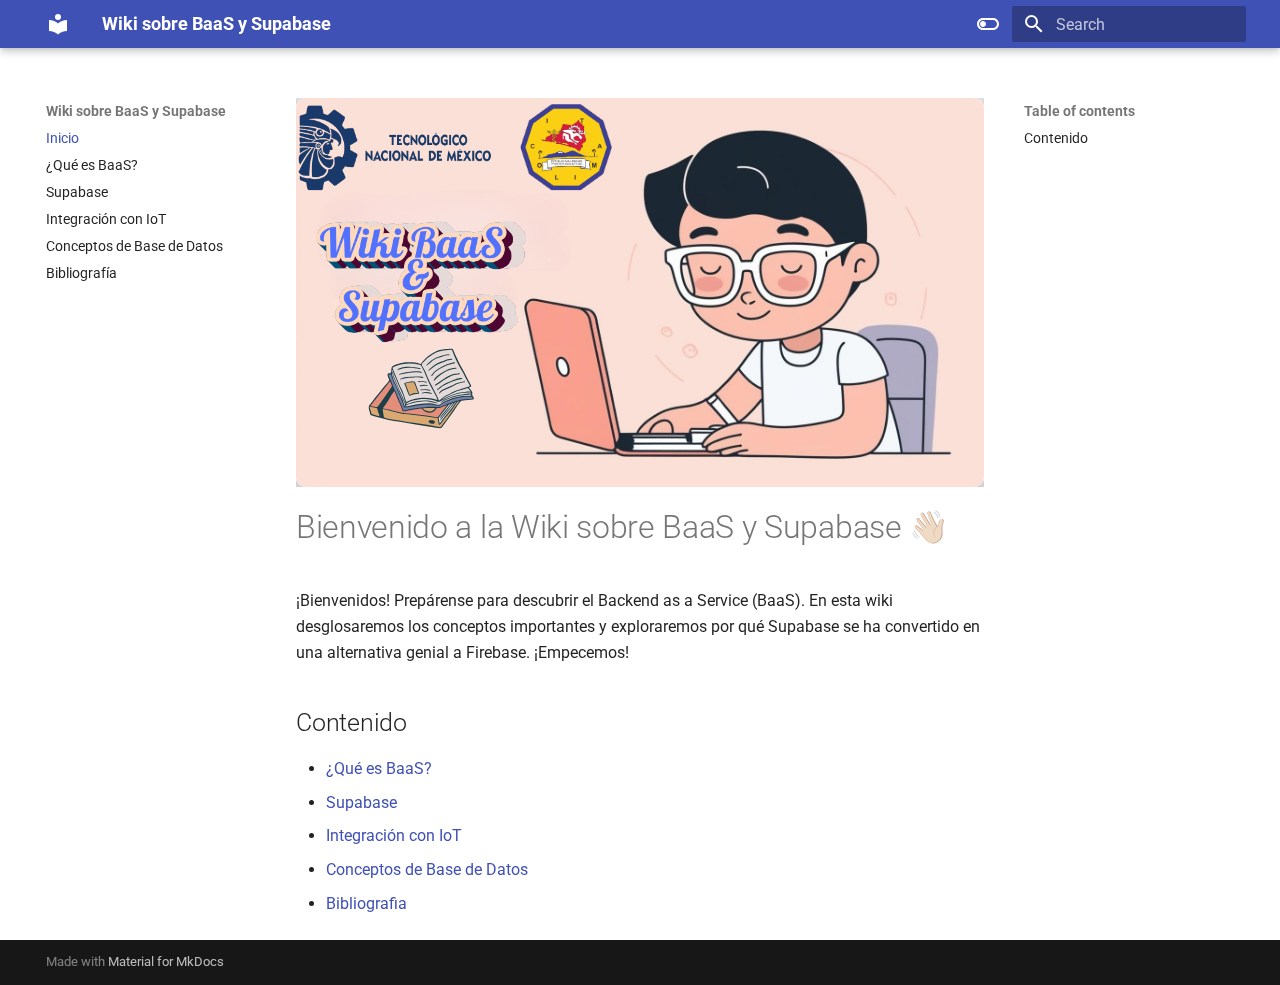
<file: index.html>
<!doctype html>
<html lang="en" class="no-js">
  <head>
    
      <meta charset="utf-8">
      <meta name="viewport" content="width=device-width,initial-scale=1">
      
      
      
      
      
        <link rel="next" href="baas/">
      
      
      <link rel="icon" href="assets/images/favicon.png">
      <meta name="generator" content="mkdocs-1.6.1, mkdocs-material-9.6.11">
    
    
      
        <title>Wiki sobre BaaS y Supabase</title>
      
    
    
      <link rel="stylesheet" href="assets/stylesheets/main.4af4bdda.min.css">
      
        
        <link rel="stylesheet" href="assets/stylesheets/palette.06af60db.min.css">
      
      


    
    
      
    
    
      
        
        
        <link rel="preconnect" href="https://fonts.gstatic.com" crossorigin>
        <link rel="stylesheet" href="https://fonts.googleapis.com/css?family=Roboto:300,300i,400,400i,700,700i%7CRoboto+Mono:400,400i,700,700i&display=fallback">
        <style>:root{--md-text-font:"Roboto";--md-code-font:"Roboto Mono"}</style>
      
    
    
      <link rel="stylesheet" href="css/custom.css">
    
    <script>__md_scope=new URL(".",location),__md_hash=e=>[...e].reduce(((e,_)=>(e<<5)-e+_.charCodeAt(0)),0),__md_get=(e,_=localStorage,t=__md_scope)=>JSON.parse(_.getItem(t.pathname+"."+e)),__md_set=(e,_,t=localStorage,a=__md_scope)=>{try{t.setItem(a.pathname+"."+e,JSON.stringify(_))}catch(e){}}</script>
    
      

    
    
    
  </head>
  
  
    
    
      
    
    
    
    
    <body dir="ltr" data-md-color-scheme="default" data-md-color-primary="indigo" data-md-color-accent="indigo">
  
    
    <input class="md-toggle" data-md-toggle="drawer" type="checkbox" id="__drawer" autocomplete="off">
    <input class="md-toggle" data-md-toggle="search" type="checkbox" id="__search" autocomplete="off">
    <label class="md-overlay" for="__drawer"></label>
    <div data-md-component="skip">
      
        
        <a href="#bienvenido-a-la-wiki-sobre-baas-y-supabase" class="md-skip">
          Skip to content
        </a>
      
    </div>
    <div data-md-component="announce">
      
    </div>
    
    
      

  

<header class="md-header md-header--shadow" data-md-component="header">
  <nav class="md-header__inner md-grid" aria-label="Header">
    <a href="." title="Wiki sobre BaaS y Supabase" class="md-header__button md-logo" aria-label="Wiki sobre BaaS y Supabase" data-md-component="logo">
      
  
  <svg xmlns="http://www.w3.org/2000/svg" viewBox="0 0 24 24"><path d="M12 8a3 3 0 0 0 3-3 3 3 0 0 0-3-3 3 3 0 0 0-3 3 3 3 0 0 0 3 3m0 3.54C9.64 9.35 6.5 8 3 8v11c3.5 0 6.64 1.35 9 3.54 2.36-2.19 5.5-3.54 9-3.54V8c-3.5 0-6.64 1.35-9 3.54"/></svg>

    </a>
    <label class="md-header__button md-icon" for="__drawer">
      
      <svg xmlns="http://www.w3.org/2000/svg" viewBox="0 0 24 24"><path d="M3 6h18v2H3zm0 5h18v2H3zm0 5h18v2H3z"/></svg>
    </label>
    <div class="md-header__title" data-md-component="header-title">
      <div class="md-header__ellipsis">
        <div class="md-header__topic">
          <span class="md-ellipsis">
            Wiki sobre BaaS y Supabase
          </span>
        </div>
        <div class="md-header__topic" data-md-component="header-topic">
          <span class="md-ellipsis">
            
              Inicio
            
          </span>
        </div>
      </div>
    </div>
    
      
        <form class="md-header__option" data-md-component="palette">
  
    
    
    
    <input class="md-option" data-md-color-media="" data-md-color-scheme="default" data-md-color-primary="indigo" data-md-color-accent="indigo"  aria-label="Switch to dark mode"  type="radio" name="__palette" id="__palette_0">
    
      <label class="md-header__button md-icon" title="Switch to dark mode" for="__palette_1" hidden>
        <svg xmlns="http://www.w3.org/2000/svg" viewBox="0 0 24 24"><path d="M17 6H7c-3.31 0-6 2.69-6 6s2.69 6 6 6h10c3.31 0 6-2.69 6-6s-2.69-6-6-6m0 10H7c-2.21 0-4-1.79-4-4s1.79-4 4-4h10c2.21 0 4 1.79 4 4s-1.79 4-4 4M7 9c-1.66 0-3 1.34-3 3s1.34 3 3 3 3-1.34 3-3-1.34-3-3-3"/></svg>
      </label>
    
  
    
    
    
    <input class="md-option" data-md-color-media="" data-md-color-scheme="slate" data-md-color-primary="indigo" data-md-color-accent="indigo"  aria-label="Switch to light mode"  type="radio" name="__palette" id="__palette_1">
    
      <label class="md-header__button md-icon" title="Switch to light mode" for="__palette_0" hidden>
        <svg xmlns="http://www.w3.org/2000/svg" viewBox="0 0 24 24"><path d="M17 7H7a5 5 0 0 0-5 5 5 5 0 0 0 5 5h10a5 5 0 0 0 5-5 5 5 0 0 0-5-5m0 8a3 3 0 0 1-3-3 3 3 0 0 1 3-3 3 3 0 0 1 3 3 3 3 0 0 1-3 3"/></svg>
      </label>
    
  
</form>
      
    
    
      <script>var palette=__md_get("__palette");if(palette&&palette.color){if("(prefers-color-scheme)"===palette.color.media){var media=matchMedia("(prefers-color-scheme: light)"),input=document.querySelector(media.matches?"[data-md-color-media='(prefers-color-scheme: light)']":"[data-md-color-media='(prefers-color-scheme: dark)']");palette.color.media=input.getAttribute("data-md-color-media"),palette.color.scheme=input.getAttribute("data-md-color-scheme"),palette.color.primary=input.getAttribute("data-md-color-primary"),palette.color.accent=input.getAttribute("data-md-color-accent")}for(var[key,value]of Object.entries(palette.color))document.body.setAttribute("data-md-color-"+key,value)}</script>
    
    
    
      
      
        <label class="md-header__button md-icon" for="__search">
          
          <svg xmlns="http://www.w3.org/2000/svg" viewBox="0 0 24 24"><path d="M9.5 3A6.5 6.5 0 0 1 16 9.5c0 1.61-.59 3.09-1.56 4.23l.27.27h.79l5 5-1.5 1.5-5-5v-.79l-.27-.27A6.52 6.52 0 0 1 9.5 16 6.5 6.5 0 0 1 3 9.5 6.5 6.5 0 0 1 9.5 3m0 2C7 5 5 7 5 9.5S7 14 9.5 14 14 12 14 9.5 12 5 9.5 5"/></svg>
        </label>
        <div class="md-search" data-md-component="search" role="dialog">
  <label class="md-search__overlay" for="__search"></label>
  <div class="md-search__inner" role="search">
    <form class="md-search__form" name="search">
      <input type="text" class="md-search__input" name="query" aria-label="Search" placeholder="Search" autocapitalize="off" autocorrect="off" autocomplete="off" spellcheck="false" data-md-component="search-query" required>
      <label class="md-search__icon md-icon" for="__search">
        
        <svg xmlns="http://www.w3.org/2000/svg" viewBox="0 0 24 24"><path d="M9.5 3A6.5 6.5 0 0 1 16 9.5c0 1.61-.59 3.09-1.56 4.23l.27.27h.79l5 5-1.5 1.5-5-5v-.79l-.27-.27A6.52 6.52 0 0 1 9.5 16 6.5 6.5 0 0 1 3 9.5 6.5 6.5 0 0 1 9.5 3m0 2C7 5 5 7 5 9.5S7 14 9.5 14 14 12 14 9.5 12 5 9.5 5"/></svg>
        
        <svg xmlns="http://www.w3.org/2000/svg" viewBox="0 0 24 24"><path d="M20 11v2H8l5.5 5.5-1.42 1.42L4.16 12l7.92-7.92L13.5 5.5 8 11z"/></svg>
      </label>
      <nav class="md-search__options" aria-label="Search">
        
        <button type="reset" class="md-search__icon md-icon" title="Clear" aria-label="Clear" tabindex="-1">
          
          <svg xmlns="http://www.w3.org/2000/svg" viewBox="0 0 24 24"><path d="M19 6.41 17.59 5 12 10.59 6.41 5 5 6.41 10.59 12 5 17.59 6.41 19 12 13.41 17.59 19 19 17.59 13.41 12z"/></svg>
        </button>
      </nav>
      
        <div class="md-search__suggest" data-md-component="search-suggest"></div>
      
    </form>
    <div class="md-search__output">
      <div class="md-search__scrollwrap" tabindex="0" data-md-scrollfix>
        <div class="md-search-result" data-md-component="search-result">
          <div class="md-search-result__meta">
            Initializing search
          </div>
          <ol class="md-search-result__list" role="presentation"></ol>
        </div>
      </div>
    </div>
  </div>
</div>
      
    
    
  </nav>
  
</header>
    
    <div class="md-container" data-md-component="container">
      
      
        
          
        
      
      <main class="md-main" data-md-component="main">
        <div class="md-main__inner md-grid">
          
            
              
              <div class="md-sidebar md-sidebar--primary" data-md-component="sidebar" data-md-type="navigation" >
                <div class="md-sidebar__scrollwrap">
                  <div class="md-sidebar__inner">
                    



<nav class="md-nav md-nav--primary" aria-label="Navigation" data-md-level="0">
  <label class="md-nav__title" for="__drawer">
    <a href="." title="Wiki sobre BaaS y Supabase" class="md-nav__button md-logo" aria-label="Wiki sobre BaaS y Supabase" data-md-component="logo">
      
  
  <svg xmlns="http://www.w3.org/2000/svg" viewBox="0 0 24 24"><path d="M12 8a3 3 0 0 0 3-3 3 3 0 0 0-3-3 3 3 0 0 0-3 3 3 3 0 0 0 3 3m0 3.54C9.64 9.35 6.5 8 3 8v11c3.5 0 6.64 1.35 9 3.54 2.36-2.19 5.5-3.54 9-3.54V8c-3.5 0-6.64 1.35-9 3.54"/></svg>

    </a>
    Wiki sobre BaaS y Supabase
  </label>
  
  <ul class="md-nav__list" data-md-scrollfix>
    
      
      
  
  
    
  
  
  
    <li class="md-nav__item md-nav__item--active">
      
      <input class="md-nav__toggle md-toggle" type="checkbox" id="__toc">
      
      
        
      
      
        <label class="md-nav__link md-nav__link--active" for="__toc">
          
  
  
  <span class="md-ellipsis">
    Inicio
    
  </span>
  

          <span class="md-nav__icon md-icon"></span>
        </label>
      
      <a href="." class="md-nav__link md-nav__link--active">
        
  
  
  <span class="md-ellipsis">
    Inicio
    
  </span>
  

      </a>
      
        

<nav class="md-nav md-nav--secondary" aria-label="Table of contents">
  
  
  
    
  
  
    <label class="md-nav__title" for="__toc">
      <span class="md-nav__icon md-icon"></span>
      Table of contents
    </label>
    <ul class="md-nav__list" data-md-component="toc" data-md-scrollfix>
      
        <li class="md-nav__item">
  <a href="#contenido" class="md-nav__link">
    <span class="md-ellipsis">
      Contenido
    </span>
  </a>
  
</li>
      
    </ul>
  
</nav>
      
    </li>
  

    
      
      
  
  
  
  
    <li class="md-nav__item">
      <a href="baas/" class="md-nav__link">
        
  
  
  <span class="md-ellipsis">
    ¿Qué es BaaS?
    
  </span>
  

      </a>
    </li>
  

    
      
      
  
  
  
  
    <li class="md-nav__item">
      <a href="supabase/" class="md-nav__link">
        
  
  
  <span class="md-ellipsis">
    Supabase
    
  </span>
  

      </a>
    </li>
  

    
      
      
  
  
  
  
    <li class="md-nav__item">
      <a href="iot_integration/" class="md-nav__link">
        
  
  
  <span class="md-ellipsis">
    Integración con IoT
    
  </span>
  

      </a>
    </li>
  

    
      
      
  
  
  
  
    <li class="md-nav__item">
      <a href="database_concepts/" class="md-nav__link">
        
  
  
  <span class="md-ellipsis">
    Conceptos de Base de Datos
    
  </span>
  

      </a>
    </li>
  

    
      
      
  
  
  
  
    <li class="md-nav__item">
      <a href="bibliography/" class="md-nav__link">
        
  
  
  <span class="md-ellipsis">
    Bibliografía
    
  </span>
  

      </a>
    </li>
  

    
  </ul>
</nav>
                  </div>
                </div>
              </div>
            
            
              
              <div class="md-sidebar md-sidebar--secondary" data-md-component="sidebar" data-md-type="toc" >
                <div class="md-sidebar__scrollwrap">
                  <div class="md-sidebar__inner">
                    

<nav class="md-nav md-nav--secondary" aria-label="Table of contents">
  
  
  
    
  
  
    <label class="md-nav__title" for="__toc">
      <span class="md-nav__icon md-icon"></span>
      Table of contents
    </label>
    <ul class="md-nav__list" data-md-component="toc" data-md-scrollfix>
      
        <li class="md-nav__item">
  <a href="#contenido" class="md-nav__link">
    <span class="md-ellipsis">
      Contenido
    </span>
  </a>
  
</li>
      
    </ul>
  
</nav>
                  </div>
                </div>
              </div>
            
          
          
            <div class="md-content" data-md-component="content">
              <article class="md-content__inner md-typeset">
                
                  



<div class="header-image-container">
    <img src="images/logowiki.svg" alt="Encabezado" class="header-image">
</div>

<h1 id="bienvenido-a-la-wiki-sobre-baas-y-supabase">Bienvenido a la Wiki sobre BaaS y Supabase 👋🏼</h1>
<p>¡Bienvenidos! Prepárense para descubrir el Backend as a Service (BaaS). En esta wiki desglosaremos los conceptos importantes y exploraremos por qué Supabase se ha convertido en una alternativa genial a Firebase. ¡Empecemos!</p>
<h2 id="contenido">Contenido</h2>
<ul>
<li><a href="baas/">¿Qué es BaaS?</a></li>
<li><a href="supabase/">Supabase</a></li>
<li><a href="iot_integration/">Integración con IoT</a></li>
<li><a href="database_concepts/">Conceptos de Base de Datos</a></li>
<li><a href="bibliography/">Bibliografia</a></li>
</ul>












                
              </article>
            </div>
          
          
  <script>var tabs=__md_get("__tabs");if(Array.isArray(tabs))e:for(var set of document.querySelectorAll(".tabbed-set")){var labels=set.querySelector(".tabbed-labels");for(var tab of tabs)for(var label of labels.getElementsByTagName("label"))if(label.innerText.trim()===tab){var input=document.getElementById(label.htmlFor);input.checked=!0;continue e}}</script>

<script>var target=document.getElementById(location.hash.slice(1));target&&target.name&&(target.checked=target.name.startsWith("__tabbed_"))</script>
        </div>
        
          <button type="button" class="md-top md-icon" data-md-component="top" hidden>
  
  <svg xmlns="http://www.w3.org/2000/svg" viewBox="0 0 24 24"><path d="M13 20h-2V8l-5.5 5.5-1.42-1.42L12 4.16l7.92 7.92-1.42 1.42L13 8z"/></svg>
  Back to top
</button>
        
      </main>
      
        <footer class="md-footer">
  
  <div class="md-footer-meta md-typeset">
    <div class="md-footer-meta__inner md-grid">
      <div class="md-copyright">
  
  
    Made with
    <a href="https://squidfunk.github.io/mkdocs-material/" target="_blank" rel="noopener">
      Material for MkDocs
    </a>
  
</div>
      
    </div>
  </div>
</footer>
      
    </div>
    <div class="md-dialog" data-md-component="dialog">
      <div class="md-dialog__inner md-typeset"></div>
    </div>
    
    
    
      
      <script id="__config" type="application/json">{"base": ".", "features": ["navigation.instant", "navigation.tracking", "navigation.top", "search.suggest", "search.highlight", "content.code.annotate", "content.tabs.link", "header.autohide"], "search": "assets/javascripts/workers/search.f8cc74c7.min.js", "tags": null, "translations": {"clipboard.copied": "Copied to clipboard", "clipboard.copy": "Copy to clipboard", "search.result.more.one": "1 more on this page", "search.result.more.other": "# more on this page", "search.result.none": "No matching documents", "search.result.one": "1 matching document", "search.result.other": "# matching documents", "search.result.placeholder": "Type to start searching", "search.result.term.missing": "Missing", "select.version": "Select version"}, "version": null}</script>
    
    
      <script src="assets/javascripts/bundle.c8b220af.min.js"></script>
      
    
  </body>
</html>
</file>
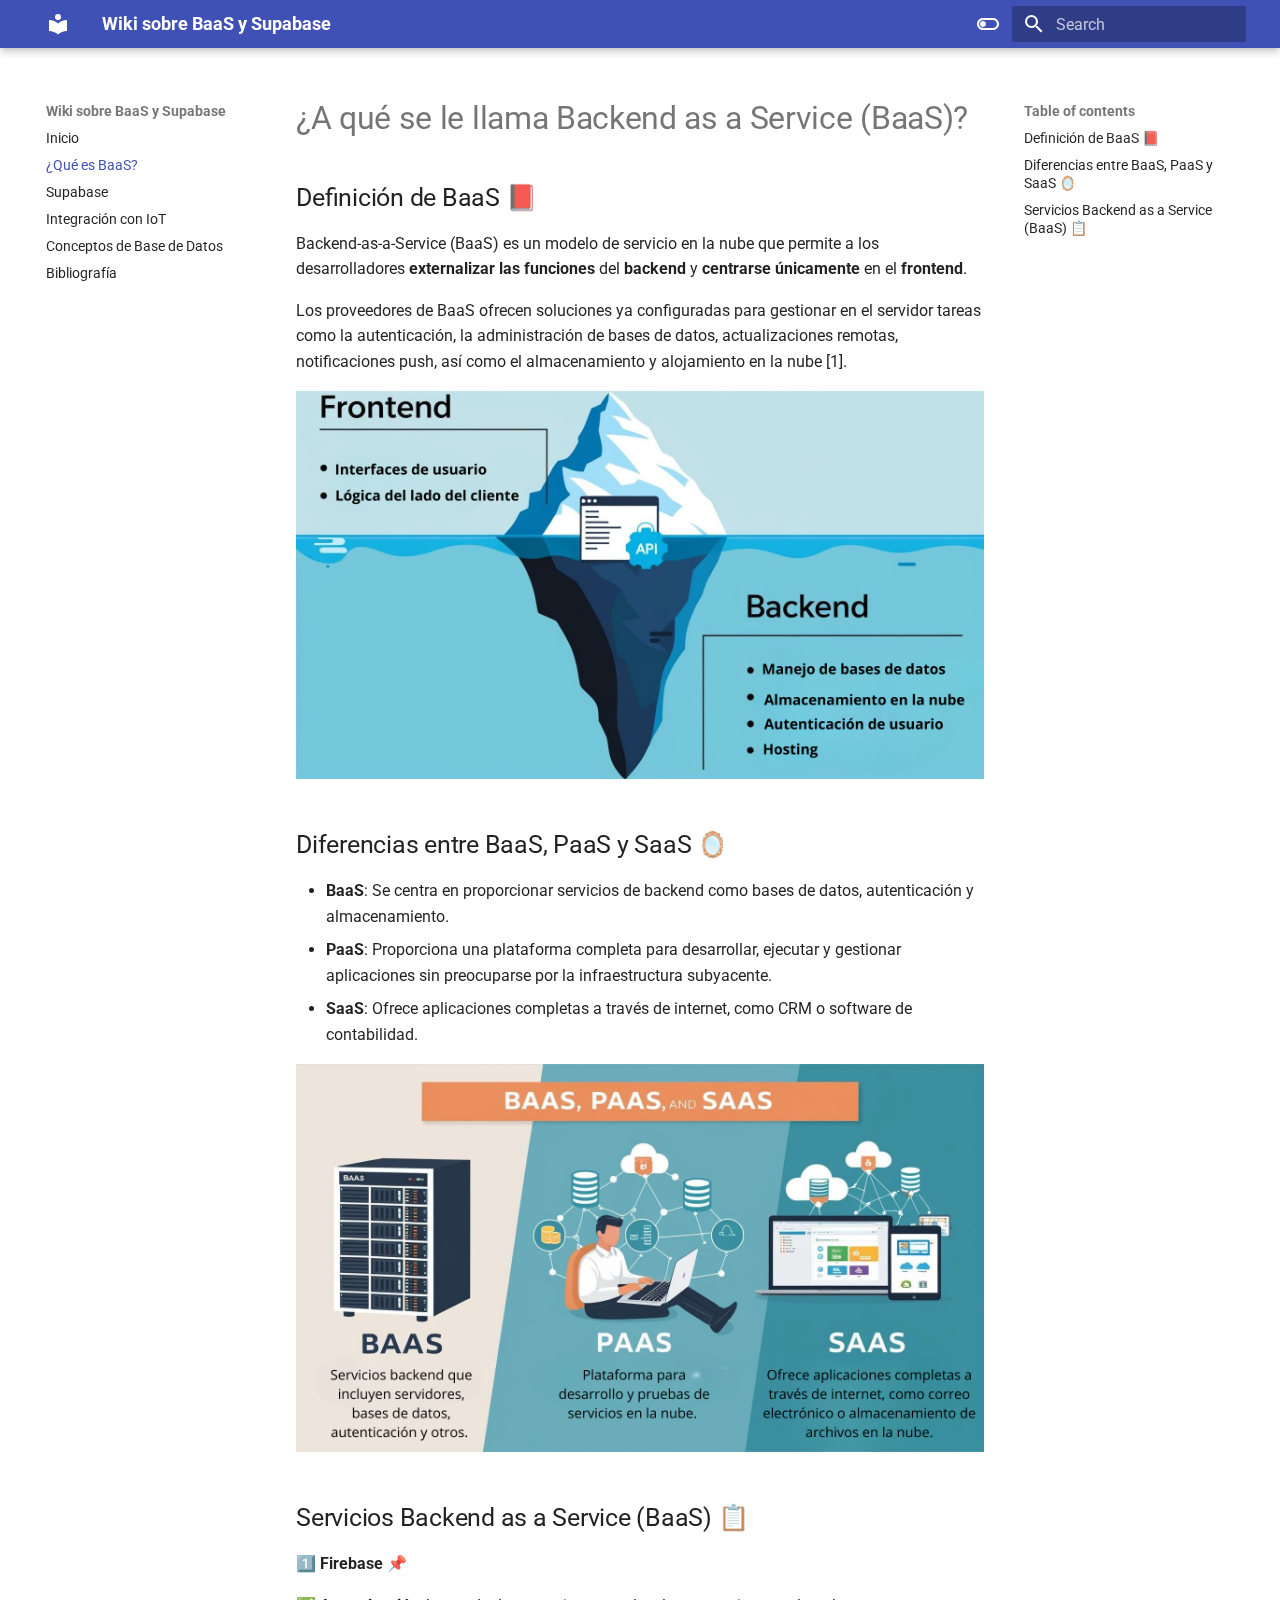
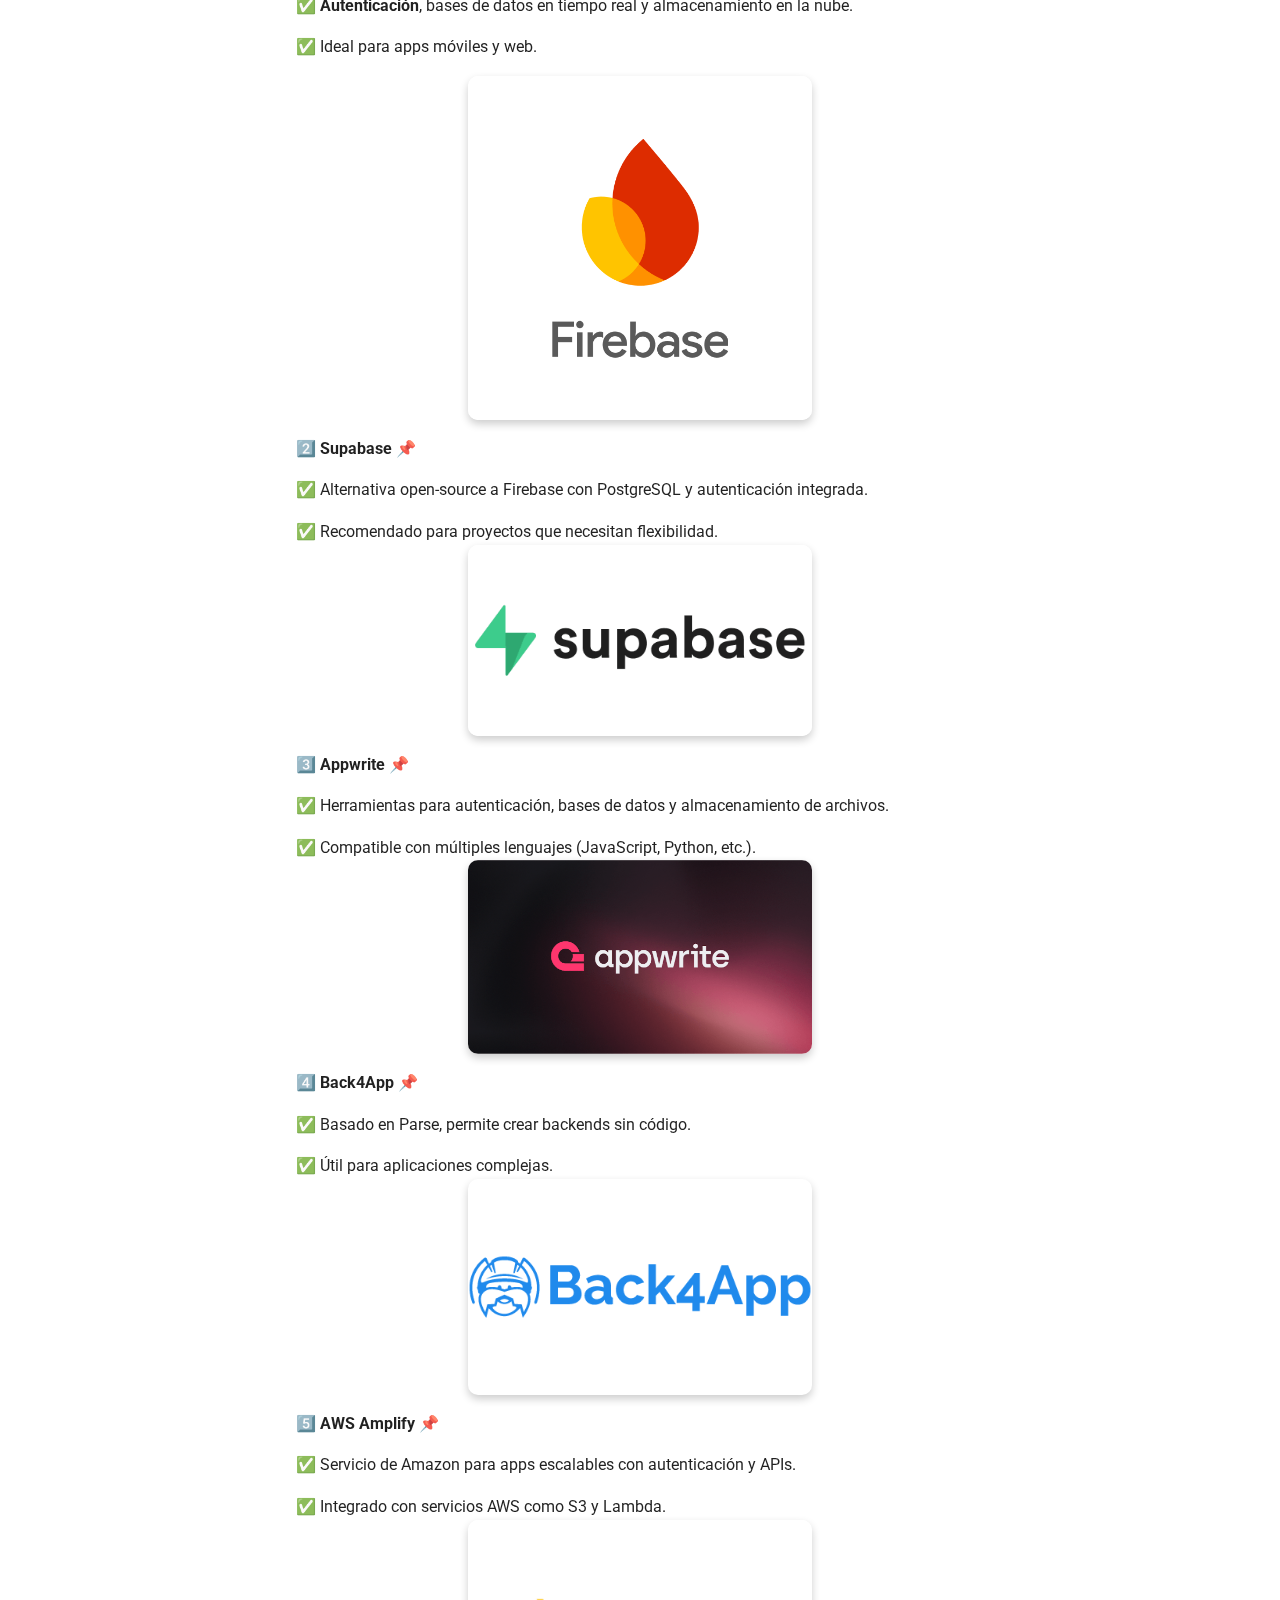
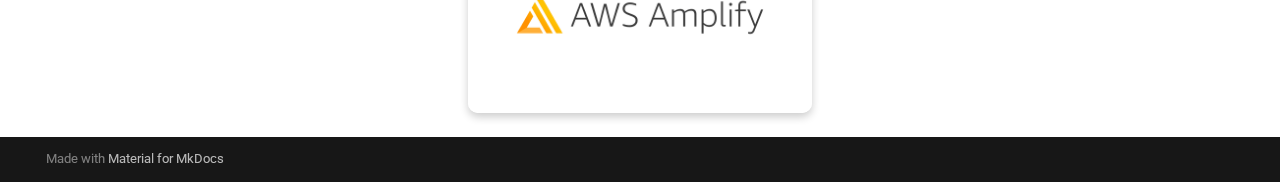
<file: baas/index.html>
<!doctype html>
<html lang="en" class="no-js">
  <head>
    
      <meta charset="utf-8">
      <meta name="viewport" content="width=device-width,initial-scale=1">
      
      
      
      
        <link rel="prev" href="..">
      
      
        <link rel="next" href="../supabase/">
      
      
      <link rel="icon" href="../assets/images/favicon.png">
      <meta name="generator" content="mkdocs-1.6.1, mkdocs-material-9.6.11">
    
    
      
        <title>¿Qué es BaaS? - Wiki sobre BaaS y Supabase</title>
      
    
    
      <link rel="stylesheet" href="../assets/stylesheets/main.4af4bdda.min.css">
      
        
        <link rel="stylesheet" href="../assets/stylesheets/palette.06af60db.min.css">
      
      


    
    
      
    
    
      
        
        
        <link rel="preconnect" href="https://fonts.gstatic.com" crossorigin>
        <link rel="stylesheet" href="https://fonts.googleapis.com/css?family=Roboto:300,300i,400,400i,700,700i%7CRoboto+Mono:400,400i,700,700i&display=fallback">
        <style>:root{--md-text-font:"Roboto";--md-code-font:"Roboto Mono"}</style>
      
    
    
      <link rel="stylesheet" href="../css/custom.css">
    
    <script>__md_scope=new URL("..",location),__md_hash=e=>[...e].reduce(((e,_)=>(e<<5)-e+_.charCodeAt(0)),0),__md_get=(e,_=localStorage,t=__md_scope)=>JSON.parse(_.getItem(t.pathname+"."+e)),__md_set=(e,_,t=localStorage,a=__md_scope)=>{try{t.setItem(a.pathname+"."+e,JSON.stringify(_))}catch(e){}}</script>
    
      

    
    
    
  </head>
  
  
    
    
      
    
    
    
    
    <body dir="ltr" data-md-color-scheme="default" data-md-color-primary="indigo" data-md-color-accent="indigo">
  
    
    <input class="md-toggle" data-md-toggle="drawer" type="checkbox" id="__drawer" autocomplete="off">
    <input class="md-toggle" data-md-toggle="search" type="checkbox" id="__search" autocomplete="off">
    <label class="md-overlay" for="__drawer"></label>
    <div data-md-component="skip">
      
        
        <a href="#a-que-se-le-llama-backend-as-a-service-baas" class="md-skip">
          Skip to content
        </a>
      
    </div>
    <div data-md-component="announce">
      
    </div>
    
    
      

  

<header class="md-header md-header--shadow" data-md-component="header">
  <nav class="md-header__inner md-grid" aria-label="Header">
    <a href=".." title="Wiki sobre BaaS y Supabase" class="md-header__button md-logo" aria-label="Wiki sobre BaaS y Supabase" data-md-component="logo">
      
  
  <svg xmlns="http://www.w3.org/2000/svg" viewBox="0 0 24 24"><path d="M12 8a3 3 0 0 0 3-3 3 3 0 0 0-3-3 3 3 0 0 0-3 3 3 3 0 0 0 3 3m0 3.54C9.64 9.35 6.5 8 3 8v11c3.5 0 6.64 1.35 9 3.54 2.36-2.19 5.5-3.54 9-3.54V8c-3.5 0-6.64 1.35-9 3.54"/></svg>

    </a>
    <label class="md-header__button md-icon" for="__drawer">
      
      <svg xmlns="http://www.w3.org/2000/svg" viewBox="0 0 24 24"><path d="M3 6h18v2H3zm0 5h18v2H3zm0 5h18v2H3z"/></svg>
    </label>
    <div class="md-header__title" data-md-component="header-title">
      <div class="md-header__ellipsis">
        <div class="md-header__topic">
          <span class="md-ellipsis">
            Wiki sobre BaaS y Supabase
          </span>
        </div>
        <div class="md-header__topic" data-md-component="header-topic">
          <span class="md-ellipsis">
            
              ¿Qué es BaaS?
            
          </span>
        </div>
      </div>
    </div>
    
      
        <form class="md-header__option" data-md-component="palette">
  
    
    
    
    <input class="md-option" data-md-color-media="" data-md-color-scheme="default" data-md-color-primary="indigo" data-md-color-accent="indigo"  aria-label="Switch to dark mode"  type="radio" name="__palette" id="__palette_0">
    
      <label class="md-header__button md-icon" title="Switch to dark mode" for="__palette_1" hidden>
        <svg xmlns="http://www.w3.org/2000/svg" viewBox="0 0 24 24"><path d="M17 6H7c-3.31 0-6 2.69-6 6s2.69 6 6 6h10c3.31 0 6-2.69 6-6s-2.69-6-6-6m0 10H7c-2.21 0-4-1.79-4-4s1.79-4 4-4h10c2.21 0 4 1.79 4 4s-1.79 4-4 4M7 9c-1.66 0-3 1.34-3 3s1.34 3 3 3 3-1.34 3-3-1.34-3-3-3"/></svg>
      </label>
    
  
    
    
    
    <input class="md-option" data-md-color-media="" data-md-color-scheme="slate" data-md-color-primary="indigo" data-md-color-accent="indigo"  aria-label="Switch to light mode"  type="radio" name="__palette" id="__palette_1">
    
      <label class="md-header__button md-icon" title="Switch to light mode" for="__palette_0" hidden>
        <svg xmlns="http://www.w3.org/2000/svg" viewBox="0 0 24 24"><path d="M17 7H7a5 5 0 0 0-5 5 5 5 0 0 0 5 5h10a5 5 0 0 0 5-5 5 5 0 0 0-5-5m0 8a3 3 0 0 1-3-3 3 3 0 0 1 3-3 3 3 0 0 1 3 3 3 3 0 0 1-3 3"/></svg>
      </label>
    
  
</form>
      
    
    
      <script>var palette=__md_get("__palette");if(palette&&palette.color){if("(prefers-color-scheme)"===palette.color.media){var media=matchMedia("(prefers-color-scheme: light)"),input=document.querySelector(media.matches?"[data-md-color-media='(prefers-color-scheme: light)']":"[data-md-color-media='(prefers-color-scheme: dark)']");palette.color.media=input.getAttribute("data-md-color-media"),palette.color.scheme=input.getAttribute("data-md-color-scheme"),palette.color.primary=input.getAttribute("data-md-color-primary"),palette.color.accent=input.getAttribute("data-md-color-accent")}for(var[key,value]of Object.entries(palette.color))document.body.setAttribute("data-md-color-"+key,value)}</script>
    
    
    
      
      
        <label class="md-header__button md-icon" for="__search">
          
          <svg xmlns="http://www.w3.org/2000/svg" viewBox="0 0 24 24"><path d="M9.5 3A6.5 6.5 0 0 1 16 9.5c0 1.61-.59 3.09-1.56 4.23l.27.27h.79l5 5-1.5 1.5-5-5v-.79l-.27-.27A6.52 6.52 0 0 1 9.5 16 6.5 6.5 0 0 1 3 9.5 6.5 6.5 0 0 1 9.5 3m0 2C7 5 5 7 5 9.5S7 14 9.5 14 14 12 14 9.5 12 5 9.5 5"/></svg>
        </label>
        <div class="md-search" data-md-component="search" role="dialog">
  <label class="md-search__overlay" for="__search"></label>
  <div class="md-search__inner" role="search">
    <form class="md-search__form" name="search">
      <input type="text" class="md-search__input" name="query" aria-label="Search" placeholder="Search" autocapitalize="off" autocorrect="off" autocomplete="off" spellcheck="false" data-md-component="search-query" required>
      <label class="md-search__icon md-icon" for="__search">
        
        <svg xmlns="http://www.w3.org/2000/svg" viewBox="0 0 24 24"><path d="M9.5 3A6.5 6.5 0 0 1 16 9.5c0 1.61-.59 3.09-1.56 4.23l.27.27h.79l5 5-1.5 1.5-5-5v-.79l-.27-.27A6.52 6.52 0 0 1 9.5 16 6.5 6.5 0 0 1 3 9.5 6.5 6.5 0 0 1 9.5 3m0 2C7 5 5 7 5 9.5S7 14 9.5 14 14 12 14 9.5 12 5 9.5 5"/></svg>
        
        <svg xmlns="http://www.w3.org/2000/svg" viewBox="0 0 24 24"><path d="M20 11v2H8l5.5 5.5-1.42 1.42L4.16 12l7.92-7.92L13.5 5.5 8 11z"/></svg>
      </label>
      <nav class="md-search__options" aria-label="Search">
        
        <button type="reset" class="md-search__icon md-icon" title="Clear" aria-label="Clear" tabindex="-1">
          
          <svg xmlns="http://www.w3.org/2000/svg" viewBox="0 0 24 24"><path d="M19 6.41 17.59 5 12 10.59 6.41 5 5 6.41 10.59 12 5 17.59 6.41 19 12 13.41 17.59 19 19 17.59 13.41 12z"/></svg>
        </button>
      </nav>
      
        <div class="md-search__suggest" data-md-component="search-suggest"></div>
      
    </form>
    <div class="md-search__output">
      <div class="md-search__scrollwrap" tabindex="0" data-md-scrollfix>
        <div class="md-search-result" data-md-component="search-result">
          <div class="md-search-result__meta">
            Initializing search
          </div>
          <ol class="md-search-result__list" role="presentation"></ol>
        </div>
      </div>
    </div>
  </div>
</div>
      
    
    
  </nav>
  
</header>
    
    <div class="md-container" data-md-component="container">
      
      
        
          
        
      
      <main class="md-main" data-md-component="main">
        <div class="md-main__inner md-grid">
          
            
              
              <div class="md-sidebar md-sidebar--primary" data-md-component="sidebar" data-md-type="navigation" >
                <div class="md-sidebar__scrollwrap">
                  <div class="md-sidebar__inner">
                    



<nav class="md-nav md-nav--primary" aria-label="Navigation" data-md-level="0">
  <label class="md-nav__title" for="__drawer">
    <a href=".." title="Wiki sobre BaaS y Supabase" class="md-nav__button md-logo" aria-label="Wiki sobre BaaS y Supabase" data-md-component="logo">
      
  
  <svg xmlns="http://www.w3.org/2000/svg" viewBox="0 0 24 24"><path d="M12 8a3 3 0 0 0 3-3 3 3 0 0 0-3-3 3 3 0 0 0-3 3 3 3 0 0 0 3 3m0 3.54C9.64 9.35 6.5 8 3 8v11c3.5 0 6.64 1.35 9 3.54 2.36-2.19 5.5-3.54 9-3.54V8c-3.5 0-6.64 1.35-9 3.54"/></svg>

    </a>
    Wiki sobre BaaS y Supabase
  </label>
  
  <ul class="md-nav__list" data-md-scrollfix>
    
      
      
  
  
  
  
    <li class="md-nav__item">
      <a href=".." class="md-nav__link">
        
  
  
  <span class="md-ellipsis">
    Inicio
    
  </span>
  

      </a>
    </li>
  

    
      
      
  
  
    
  
  
  
    <li class="md-nav__item md-nav__item--active">
      
      <input class="md-nav__toggle md-toggle" type="checkbox" id="__toc">
      
      
        
      
      
        <label class="md-nav__link md-nav__link--active" for="__toc">
          
  
  
  <span class="md-ellipsis">
    ¿Qué es BaaS?
    
  </span>
  

          <span class="md-nav__icon md-icon"></span>
        </label>
      
      <a href="./" class="md-nav__link md-nav__link--active">
        
  
  
  <span class="md-ellipsis">
    ¿Qué es BaaS?
    
  </span>
  

      </a>
      
        

<nav class="md-nav md-nav--secondary" aria-label="Table of contents">
  
  
  
    
  
  
    <label class="md-nav__title" for="__toc">
      <span class="md-nav__icon md-icon"></span>
      Table of contents
    </label>
    <ul class="md-nav__list" data-md-component="toc" data-md-scrollfix>
      
        <li class="md-nav__item">
  <a href="#definicion-de-baas" class="md-nav__link">
    <span class="md-ellipsis">
      Definición de BaaS 📕
    </span>
  </a>
  
</li>
      
        <li class="md-nav__item">
  <a href="#diferencias-entre-baas-paas-y-saas" class="md-nav__link">
    <span class="md-ellipsis">
      Diferencias entre BaaS, PaaS y SaaS 🪞
    </span>
  </a>
  
</li>
      
        <li class="md-nav__item">
  <a href="#servicios-backend-as-a-service-baas" class="md-nav__link">
    <span class="md-ellipsis">
      Servicios Backend as a Service (BaaS) 📋
    </span>
  </a>
  
</li>
      
    </ul>
  
</nav>
      
    </li>
  

    
      
      
  
  
  
  
    <li class="md-nav__item">
      <a href="../supabase/" class="md-nav__link">
        
  
  
  <span class="md-ellipsis">
    Supabase
    
  </span>
  

      </a>
    </li>
  

    
      
      
  
  
  
  
    <li class="md-nav__item">
      <a href="../iot_integration/" class="md-nav__link">
        
  
  
  <span class="md-ellipsis">
    Integración con IoT
    
  </span>
  

      </a>
    </li>
  

    
      
      
  
  
  
  
    <li class="md-nav__item">
      <a href="../database_concepts/" class="md-nav__link">
        
  
  
  <span class="md-ellipsis">
    Conceptos de Base de Datos
    
  </span>
  

      </a>
    </li>
  

    
      
      
  
  
  
  
    <li class="md-nav__item">
      <a href="../bibliography/" class="md-nav__link">
        
  
  
  <span class="md-ellipsis">
    Bibliografía
    
  </span>
  

      </a>
    </li>
  

    
  </ul>
</nav>
                  </div>
                </div>
              </div>
            
            
              
              <div class="md-sidebar md-sidebar--secondary" data-md-component="sidebar" data-md-type="toc" >
                <div class="md-sidebar__scrollwrap">
                  <div class="md-sidebar__inner">
                    

<nav class="md-nav md-nav--secondary" aria-label="Table of contents">
  
  
  
    
  
  
    <label class="md-nav__title" for="__toc">
      <span class="md-nav__icon md-icon"></span>
      Table of contents
    </label>
    <ul class="md-nav__list" data-md-component="toc" data-md-scrollfix>
      
        <li class="md-nav__item">
  <a href="#definicion-de-baas" class="md-nav__link">
    <span class="md-ellipsis">
      Definición de BaaS 📕
    </span>
  </a>
  
</li>
      
        <li class="md-nav__item">
  <a href="#diferencias-entre-baas-paas-y-saas" class="md-nav__link">
    <span class="md-ellipsis">
      Diferencias entre BaaS, PaaS y SaaS 🪞
    </span>
  </a>
  
</li>
      
        <li class="md-nav__item">
  <a href="#servicios-backend-as-a-service-baas" class="md-nav__link">
    <span class="md-ellipsis">
      Servicios Backend as a Service (BaaS) 📋
    </span>
  </a>
  
</li>
      
    </ul>
  
</nav>
                  </div>
                </div>
              </div>
            
          
          
            <div class="md-content" data-md-component="content">
              <article class="md-content__inner md-typeset">
                
                  



<h1 id="a-que-se-le-llama-backend-as-a-service-baas"><strong>¿A qué se le llama Backend as a Service (BaaS)?</strong></h1>
<h2 id="definicion-de-baas"><strong>Definición de BaaS</strong> 📕</h2>
<p>Backend-as-a-Service (BaaS) es un modelo de servicio en la nube que permite a los desarrolladores <strong>externalizar las funciones</strong> del <strong>backend</strong> y <strong>centrarse únicamente</strong> en el <strong>frontend</strong>. </p>
<p>Los proveedores de BaaS ofrecen soluciones ya configuradas para gestionar en el servidor tareas como la autenticación, la administración de bases de datos, actualizaciones remotas, notificaciones push, así como el almacenamiento y alojamiento en la nube [1].</p>
<p><img alt="BaaS" src="../images/image.png" /></p>
<h2 id="diferencias-entre-baas-paas-y-saas"><strong>Diferencias entre BaaS, PaaS y SaaS</strong> 🪞</h2>
<ul>
<li><strong>BaaS</strong>: Se centra en proporcionar servicios de backend como bases de datos, autenticación y almacenamiento.</li>
<li><strong>PaaS</strong>: Proporciona una plataforma completa para desarrollar, ejecutar y gestionar aplicaciones sin preocuparse por la infraestructura subyacente.</li>
<li><strong>SaaS</strong>: Ofrece aplicaciones completas a través de internet, como CRM o software de contabilidad.</li>
</ul>
<p><img alt="BaaS" src="../images/baaspaassaas.png" /></p>
<h2 id="servicios-backend-as-a-service-baas"><strong>Servicios Backend as a Service (BaaS)</strong> 📋</h2>
<p>1️⃣ <strong>Firebase</strong> 📌</p>
<p>✅ <strong>Autenticación</strong>, bases de datos en tiempo real y almacenamiento en la nube.</p>
<p>✅ Ideal para apps móviles y web.</p>
<p><img alt="Firebase" class="center-image" src="../images/image-1.png" /></p>
<p>2️⃣ <strong>Supabase</strong> 📌</p>
<p>✅ Alternativa open-source a Firebase con PostgreSQL y autenticación integrada.  </p>
<p>✅ Recomendado para proyectos que necesitan flexibilidad.<br />
<img alt="Supabase" class="center-image" src="../images/image-2.png" /></p>
<p>3️⃣ <strong>Appwrite</strong> 📌  </p>
<p>✅ Herramientas para autenticación, bases de datos y almacenamiento de archivos. </p>
<p>✅ Compatible con múltiples lenguajes (JavaScript, Python, etc.).
   <img alt="Appwrite" class="center-image" src="../images/appwrite.png" /></p>
<p>4️⃣ <strong>Back4App</strong> 📌  </p>
<p>✅ Basado en Parse, permite crear backends sin código.  </p>
<p>✅ Útil para aplicaciones complejas.
   <img alt="Back4App" class="center-image" src="../images/back4app.png" /></p>
<p>5️⃣ <strong>AWS Amplify</strong> 📌</p>
<p>✅ Servicio de Amazon para apps escalables con autenticación y APIs.  </p>
<p>✅ Integrado con servicios AWS como S3 y Lambda.
   <img alt="AWSAmplify" class="center-image" src="../images/awsam.png" /></p>












                
              </article>
            </div>
          
          
  <script>var tabs=__md_get("__tabs");if(Array.isArray(tabs))e:for(var set of document.querySelectorAll(".tabbed-set")){var labels=set.querySelector(".tabbed-labels");for(var tab of tabs)for(var label of labels.getElementsByTagName("label"))if(label.innerText.trim()===tab){var input=document.getElementById(label.htmlFor);input.checked=!0;continue e}}</script>

<script>var target=document.getElementById(location.hash.slice(1));target&&target.name&&(target.checked=target.name.startsWith("__tabbed_"))</script>
        </div>
        
          <button type="button" class="md-top md-icon" data-md-component="top" hidden>
  
  <svg xmlns="http://www.w3.org/2000/svg" viewBox="0 0 24 24"><path d="M13 20h-2V8l-5.5 5.5-1.42-1.42L12 4.16l7.92 7.92-1.42 1.42L13 8z"/></svg>
  Back to top
</button>
        
      </main>
      
        <footer class="md-footer">
  
  <div class="md-footer-meta md-typeset">
    <div class="md-footer-meta__inner md-grid">
      <div class="md-copyright">
  
  
    Made with
    <a href="https://squidfunk.github.io/mkdocs-material/" target="_blank" rel="noopener">
      Material for MkDocs
    </a>
  
</div>
      
    </div>
  </div>
</footer>
      
    </div>
    <div class="md-dialog" data-md-component="dialog">
      <div class="md-dialog__inner md-typeset"></div>
    </div>
    
    
    
      
      <script id="__config" type="application/json">{"base": "..", "features": ["navigation.instant", "navigation.tracking", "navigation.top", "search.suggest", "search.highlight", "content.code.annotate", "content.tabs.link", "header.autohide"], "search": "../assets/javascripts/workers/search.f8cc74c7.min.js", "tags": null, "translations": {"clipboard.copied": "Copied to clipboard", "clipboard.copy": "Copy to clipboard", "search.result.more.one": "1 more on this page", "search.result.more.other": "# more on this page", "search.result.none": "No matching documents", "search.result.one": "1 matching document", "search.result.other": "# matching documents", "search.result.placeholder": "Type to start searching", "search.result.term.missing": "Missing", "select.version": "Select version"}, "version": null}</script>
    
    
      <script src="../assets/javascripts/bundle.c8b220af.min.js"></script>
      
    
  </body>
</html>
</file>
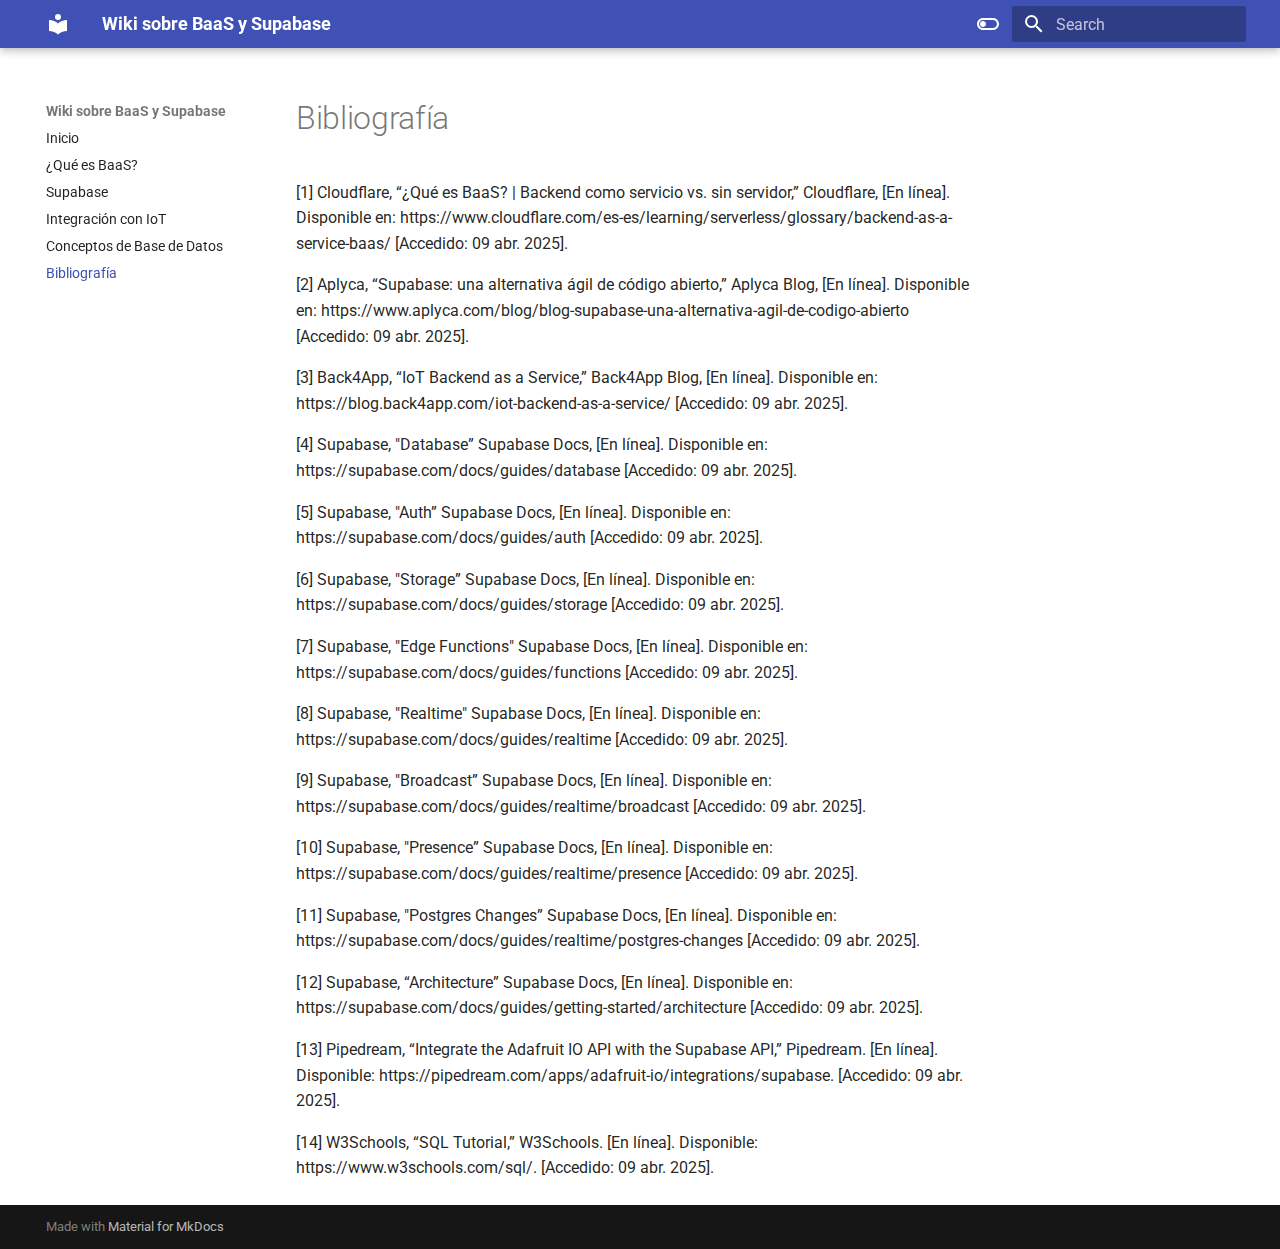
<file: bibliography/index.html>
<!doctype html>
<html lang="en" class="no-js">
  <head>
    
      <meta charset="utf-8">
      <meta name="viewport" content="width=device-width,initial-scale=1">
      
      
      
      
        <link rel="prev" href="../database_concepts/">
      
      
      
      <link rel="icon" href="../assets/images/favicon.png">
      <meta name="generator" content="mkdocs-1.6.1, mkdocs-material-9.6.11">
    
    
      
        <title>Bibliografía - Wiki sobre BaaS y Supabase</title>
      
    
    
      <link rel="stylesheet" href="../assets/stylesheets/main.4af4bdda.min.css">
      
        
        <link rel="stylesheet" href="../assets/stylesheets/palette.06af60db.min.css">
      
      


    
    
      
    
    
      
        
        
        <link rel="preconnect" href="https://fonts.gstatic.com" crossorigin>
        <link rel="stylesheet" href="https://fonts.googleapis.com/css?family=Roboto:300,300i,400,400i,700,700i%7CRoboto+Mono:400,400i,700,700i&display=fallback">
        <style>:root{--md-text-font:"Roboto";--md-code-font:"Roboto Mono"}</style>
      
    
    
      <link rel="stylesheet" href="../css/custom.css">
    
    <script>__md_scope=new URL("..",location),__md_hash=e=>[...e].reduce(((e,_)=>(e<<5)-e+_.charCodeAt(0)),0),__md_get=(e,_=localStorage,t=__md_scope)=>JSON.parse(_.getItem(t.pathname+"."+e)),__md_set=(e,_,t=localStorage,a=__md_scope)=>{try{t.setItem(a.pathname+"."+e,JSON.stringify(_))}catch(e){}}</script>
    
      

    
    
    
  </head>
  
  
    
    
      
    
    
    
    
    <body dir="ltr" data-md-color-scheme="default" data-md-color-primary="indigo" data-md-color-accent="indigo">
  
    
    <input class="md-toggle" data-md-toggle="drawer" type="checkbox" id="__drawer" autocomplete="off">
    <input class="md-toggle" data-md-toggle="search" type="checkbox" id="__search" autocomplete="off">
    <label class="md-overlay" for="__drawer"></label>
    <div data-md-component="skip">
      
    </div>
    <div data-md-component="announce">
      
    </div>
    
    
      

  

<header class="md-header md-header--shadow" data-md-component="header">
  <nav class="md-header__inner md-grid" aria-label="Header">
    <a href=".." title="Wiki sobre BaaS y Supabase" class="md-header__button md-logo" aria-label="Wiki sobre BaaS y Supabase" data-md-component="logo">
      
  
  <svg xmlns="http://www.w3.org/2000/svg" viewBox="0 0 24 24"><path d="M12 8a3 3 0 0 0 3-3 3 3 0 0 0-3-3 3 3 0 0 0-3 3 3 3 0 0 0 3 3m0 3.54C9.64 9.35 6.5 8 3 8v11c3.5 0 6.64 1.35 9 3.54 2.36-2.19 5.5-3.54 9-3.54V8c-3.5 0-6.64 1.35-9 3.54"/></svg>

    </a>
    <label class="md-header__button md-icon" for="__drawer">
      
      <svg xmlns="http://www.w3.org/2000/svg" viewBox="0 0 24 24"><path d="M3 6h18v2H3zm0 5h18v2H3zm0 5h18v2H3z"/></svg>
    </label>
    <div class="md-header__title" data-md-component="header-title">
      <div class="md-header__ellipsis">
        <div class="md-header__topic">
          <span class="md-ellipsis">
            Wiki sobre BaaS y Supabase
          </span>
        </div>
        <div class="md-header__topic" data-md-component="header-topic">
          <span class="md-ellipsis">
            
              Bibliografía
            
          </span>
        </div>
      </div>
    </div>
    
      
        <form class="md-header__option" data-md-component="palette">
  
    
    
    
    <input class="md-option" data-md-color-media="" data-md-color-scheme="default" data-md-color-primary="indigo" data-md-color-accent="indigo"  aria-label="Switch to dark mode"  type="radio" name="__palette" id="__palette_0">
    
      <label class="md-header__button md-icon" title="Switch to dark mode" for="__palette_1" hidden>
        <svg xmlns="http://www.w3.org/2000/svg" viewBox="0 0 24 24"><path d="M17 6H7c-3.31 0-6 2.69-6 6s2.69 6 6 6h10c3.31 0 6-2.69 6-6s-2.69-6-6-6m0 10H7c-2.21 0-4-1.79-4-4s1.79-4 4-4h10c2.21 0 4 1.79 4 4s-1.79 4-4 4M7 9c-1.66 0-3 1.34-3 3s1.34 3 3 3 3-1.34 3-3-1.34-3-3-3"/></svg>
      </label>
    
  
    
    
    
    <input class="md-option" data-md-color-media="" data-md-color-scheme="slate" data-md-color-primary="indigo" data-md-color-accent="indigo"  aria-label="Switch to light mode"  type="radio" name="__palette" id="__palette_1">
    
      <label class="md-header__button md-icon" title="Switch to light mode" for="__palette_0" hidden>
        <svg xmlns="http://www.w3.org/2000/svg" viewBox="0 0 24 24"><path d="M17 7H7a5 5 0 0 0-5 5 5 5 0 0 0 5 5h10a5 5 0 0 0 5-5 5 5 0 0 0-5-5m0 8a3 3 0 0 1-3-3 3 3 0 0 1 3-3 3 3 0 0 1 3 3 3 3 0 0 1-3 3"/></svg>
      </label>
    
  
</form>
      
    
    
      <script>var palette=__md_get("__palette");if(palette&&palette.color){if("(prefers-color-scheme)"===palette.color.media){var media=matchMedia("(prefers-color-scheme: light)"),input=document.querySelector(media.matches?"[data-md-color-media='(prefers-color-scheme: light)']":"[data-md-color-media='(prefers-color-scheme: dark)']");palette.color.media=input.getAttribute("data-md-color-media"),palette.color.scheme=input.getAttribute("data-md-color-scheme"),palette.color.primary=input.getAttribute("data-md-color-primary"),palette.color.accent=input.getAttribute("data-md-color-accent")}for(var[key,value]of Object.entries(palette.color))document.body.setAttribute("data-md-color-"+key,value)}</script>
    
    
    
      
      
        <label class="md-header__button md-icon" for="__search">
          
          <svg xmlns="http://www.w3.org/2000/svg" viewBox="0 0 24 24"><path d="M9.5 3A6.5 6.5 0 0 1 16 9.5c0 1.61-.59 3.09-1.56 4.23l.27.27h.79l5 5-1.5 1.5-5-5v-.79l-.27-.27A6.52 6.52 0 0 1 9.5 16 6.5 6.5 0 0 1 3 9.5 6.5 6.5 0 0 1 9.5 3m0 2C7 5 5 7 5 9.5S7 14 9.5 14 14 12 14 9.5 12 5 9.5 5"/></svg>
        </label>
        <div class="md-search" data-md-component="search" role="dialog">
  <label class="md-search__overlay" for="__search"></label>
  <div class="md-search__inner" role="search">
    <form class="md-search__form" name="search">
      <input type="text" class="md-search__input" name="query" aria-label="Search" placeholder="Search" autocapitalize="off" autocorrect="off" autocomplete="off" spellcheck="false" data-md-component="search-query" required>
      <label class="md-search__icon md-icon" for="__search">
        
        <svg xmlns="http://www.w3.org/2000/svg" viewBox="0 0 24 24"><path d="M9.5 3A6.5 6.5 0 0 1 16 9.5c0 1.61-.59 3.09-1.56 4.23l.27.27h.79l5 5-1.5 1.5-5-5v-.79l-.27-.27A6.52 6.52 0 0 1 9.5 16 6.5 6.5 0 0 1 3 9.5 6.5 6.5 0 0 1 9.5 3m0 2C7 5 5 7 5 9.5S7 14 9.5 14 14 12 14 9.5 12 5 9.5 5"/></svg>
        
        <svg xmlns="http://www.w3.org/2000/svg" viewBox="0 0 24 24"><path d="M20 11v2H8l5.5 5.5-1.42 1.42L4.16 12l7.92-7.92L13.5 5.5 8 11z"/></svg>
      </label>
      <nav class="md-search__options" aria-label="Search">
        
        <button type="reset" class="md-search__icon md-icon" title="Clear" aria-label="Clear" tabindex="-1">
          
          <svg xmlns="http://www.w3.org/2000/svg" viewBox="0 0 24 24"><path d="M19 6.41 17.59 5 12 10.59 6.41 5 5 6.41 10.59 12 5 17.59 6.41 19 12 13.41 17.59 19 19 17.59 13.41 12z"/></svg>
        </button>
      </nav>
      
        <div class="md-search__suggest" data-md-component="search-suggest"></div>
      
    </form>
    <div class="md-search__output">
      <div class="md-search__scrollwrap" tabindex="0" data-md-scrollfix>
        <div class="md-search-result" data-md-component="search-result">
          <div class="md-search-result__meta">
            Initializing search
          </div>
          <ol class="md-search-result__list" role="presentation"></ol>
        </div>
      </div>
    </div>
  </div>
</div>
      
    
    
  </nav>
  
</header>
    
    <div class="md-container" data-md-component="container">
      
      
        
          
        
      
      <main class="md-main" data-md-component="main">
        <div class="md-main__inner md-grid">
          
            
              
              <div class="md-sidebar md-sidebar--primary" data-md-component="sidebar" data-md-type="navigation" >
                <div class="md-sidebar__scrollwrap">
                  <div class="md-sidebar__inner">
                    



<nav class="md-nav md-nav--primary" aria-label="Navigation" data-md-level="0">
  <label class="md-nav__title" for="__drawer">
    <a href=".." title="Wiki sobre BaaS y Supabase" class="md-nav__button md-logo" aria-label="Wiki sobre BaaS y Supabase" data-md-component="logo">
      
  
  <svg xmlns="http://www.w3.org/2000/svg" viewBox="0 0 24 24"><path d="M12 8a3 3 0 0 0 3-3 3 3 0 0 0-3-3 3 3 0 0 0-3 3 3 3 0 0 0 3 3m0 3.54C9.64 9.35 6.5 8 3 8v11c3.5 0 6.64 1.35 9 3.54 2.36-2.19 5.5-3.54 9-3.54V8c-3.5 0-6.64 1.35-9 3.54"/></svg>

    </a>
    Wiki sobre BaaS y Supabase
  </label>
  
  <ul class="md-nav__list" data-md-scrollfix>
    
      
      
  
  
  
  
    <li class="md-nav__item">
      <a href=".." class="md-nav__link">
        
  
  
  <span class="md-ellipsis">
    Inicio
    
  </span>
  

      </a>
    </li>
  

    
      
      
  
  
  
  
    <li class="md-nav__item">
      <a href="../baas/" class="md-nav__link">
        
  
  
  <span class="md-ellipsis">
    ¿Qué es BaaS?
    
  </span>
  

      </a>
    </li>
  

    
      
      
  
  
  
  
    <li class="md-nav__item">
      <a href="../supabase/" class="md-nav__link">
        
  
  
  <span class="md-ellipsis">
    Supabase
    
  </span>
  

      </a>
    </li>
  

    
      
      
  
  
  
  
    <li class="md-nav__item">
      <a href="../iot_integration/" class="md-nav__link">
        
  
  
  <span class="md-ellipsis">
    Integración con IoT
    
  </span>
  

      </a>
    </li>
  

    
      
      
  
  
  
  
    <li class="md-nav__item">
      <a href="../database_concepts/" class="md-nav__link">
        
  
  
  <span class="md-ellipsis">
    Conceptos de Base de Datos
    
  </span>
  

      </a>
    </li>
  

    
      
      
  
  
    
  
  
  
    <li class="md-nav__item md-nav__item--active">
      
      <input class="md-nav__toggle md-toggle" type="checkbox" id="__toc">
      
      
      
      <a href="./" class="md-nav__link md-nav__link--active">
        
  
  
  <span class="md-ellipsis">
    Bibliografía
    
  </span>
  

      </a>
      
    </li>
  

    
  </ul>
</nav>
                  </div>
                </div>
              </div>
            
            
              
              <div class="md-sidebar md-sidebar--secondary" data-md-component="sidebar" data-md-type="toc" >
                <div class="md-sidebar__scrollwrap">
                  <div class="md-sidebar__inner">
                    

<nav class="md-nav md-nav--secondary" aria-label="Table of contents">
  
  
  
  
</nav>
                  </div>
                </div>
              </div>
            
          
          
            <div class="md-content" data-md-component="content">
              <article class="md-content__inner md-typeset">
                
                  



  <h1>Bibliografía</h1>

<p>[1] Cloudflare, “¿Qué es BaaS? | Backend como servicio vs. sin servidor,” Cloudflare, [En línea]. Disponible en: https://www.cloudflare.com/es-es/learning/serverless/glossary/backend-as-a-service-baas/ [Accedido: 09 abr. 2025].</p>
<p>[2] Aplyca, “Supabase: una alternativa ágil de código abierto,” Aplyca Blog, [En línea]. Disponible en: https://www.aplyca.com/blog/blog-supabase-una-alternativa-agil-de-codigo-abierto [Accedido: 09 abr. 2025].</p>
<p>[3] Back4App, “IoT Backend as a Service,” Back4App Blog, [En línea]. Disponible en: https://blog.back4app.com/iot-backend-as-a-service/ [Accedido: 09 abr. 2025].</p>
<p>[4] Supabase, "Database” Supabase Docs, [En línea]. Disponible en: https://supabase.com/docs/guides/database [Accedido: 09 abr. 2025].</p>
<p>[5] Supabase, "Auth” Supabase Docs, [En línea]. Disponible en: https://supabase.com/docs/guides/auth [Accedido: 09 abr. 2025].</p>
<p>[6] Supabase, "Storage” Supabase Docs, [En línea]. Disponible en: https://supabase.com/docs/guides/storage [Accedido: 09 abr. 2025].</p>
<p>[7] Supabase, "Edge Functions" Supabase Docs, [En línea]. Disponible en: https://supabase.com/docs/guides/functions [Accedido: 09 abr. 2025].</p>
<p>[8] Supabase, "Realtime" Supabase Docs, [En línea]. Disponible en: https://supabase.com/docs/guides/realtime [Accedido: 09 abr. 2025].</p>
<p>[9] Supabase, "Broadcast” Supabase Docs, [En línea]. Disponible en: https://supabase.com/docs/guides/realtime/broadcast [Accedido: 09 abr. 2025].</p>
<p>[10] Supabase, "Presence” Supabase Docs, [En línea]. Disponible en: https://supabase.com/docs/guides/realtime/presence [Accedido: 09 abr. 2025].</p>
<p>[11] Supabase, "Postgres Changes” Supabase Docs, [En línea]. Disponible en: https://supabase.com/docs/guides/realtime/postgres-changes [Accedido: 09 abr. 2025].</p>
<p>[12] Supabase, “Architecture” Supabase Docs, [En línea]. Disponible en: https://supabase.com/docs/guides/getting-started/architecture [Accedido: 09 abr. 2025].</p>
<p>[13] Pipedream, “Integrate the Adafruit IO API with the Supabase API,” Pipedream. [En línea]. Disponible: https://pipedream.com/apps/adafruit-io/integrations/supabase. [Accedido: 09 abr. 2025].</p>
<p>[14] W3Schools, “SQL Tutorial,” W3Schools. [En línea]. Disponible: https://www.w3schools.com/sql/. [Accedido: 09 abr. 2025].</p>












                
              </article>
            </div>
          
          
  <script>var tabs=__md_get("__tabs");if(Array.isArray(tabs))e:for(var set of document.querySelectorAll(".tabbed-set")){var labels=set.querySelector(".tabbed-labels");for(var tab of tabs)for(var label of labels.getElementsByTagName("label"))if(label.innerText.trim()===tab){var input=document.getElementById(label.htmlFor);input.checked=!0;continue e}}</script>

<script>var target=document.getElementById(location.hash.slice(1));target&&target.name&&(target.checked=target.name.startsWith("__tabbed_"))</script>
        </div>
        
          <button type="button" class="md-top md-icon" data-md-component="top" hidden>
  
  <svg xmlns="http://www.w3.org/2000/svg" viewBox="0 0 24 24"><path d="M13 20h-2V8l-5.5 5.5-1.42-1.42L12 4.16l7.92 7.92-1.42 1.42L13 8z"/></svg>
  Back to top
</button>
        
      </main>
      
        <footer class="md-footer">
  
  <div class="md-footer-meta md-typeset">
    <div class="md-footer-meta__inner md-grid">
      <div class="md-copyright">
  
  
    Made with
    <a href="https://squidfunk.github.io/mkdocs-material/" target="_blank" rel="noopener">
      Material for MkDocs
    </a>
  
</div>
      
    </div>
  </div>
</footer>
      
    </div>
    <div class="md-dialog" data-md-component="dialog">
      <div class="md-dialog__inner md-typeset"></div>
    </div>
    
    
    
      
      <script id="__config" type="application/json">{"base": "..", "features": ["navigation.instant", "navigation.tracking", "navigation.top", "search.suggest", "search.highlight", "content.code.annotate", "content.tabs.link", "header.autohide"], "search": "../assets/javascripts/workers/search.f8cc74c7.min.js", "tags": null, "translations": {"clipboard.copied": "Copied to clipboard", "clipboard.copy": "Copy to clipboard", "search.result.more.one": "1 more on this page", "search.result.more.other": "# more on this page", "search.result.none": "No matching documents", "search.result.one": "1 matching document", "search.result.other": "# matching documents", "search.result.placeholder": "Type to start searching", "search.result.term.missing": "Missing", "select.version": "Select version"}, "version": null}</script>
    
    
      <script src="../assets/javascripts/bundle.c8b220af.min.js"></script>
      
    
  </body>
</html>
</file>
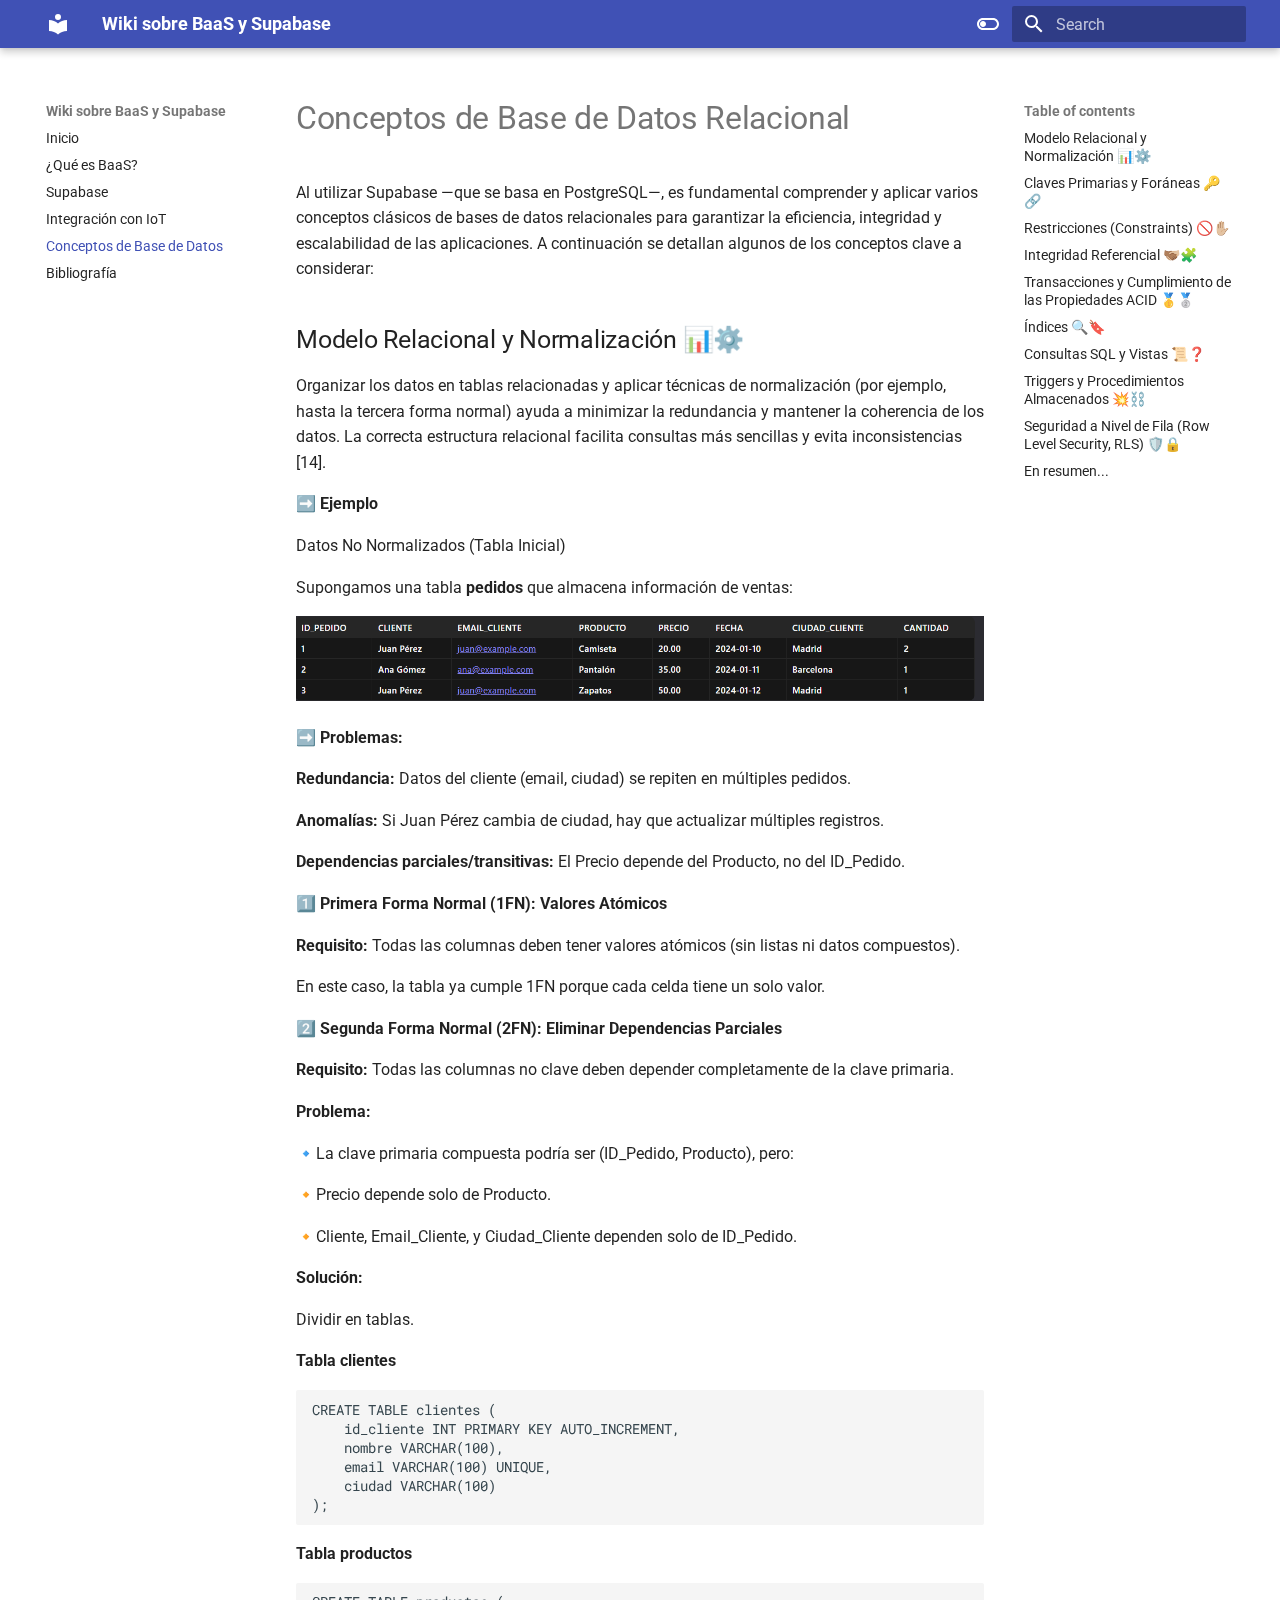
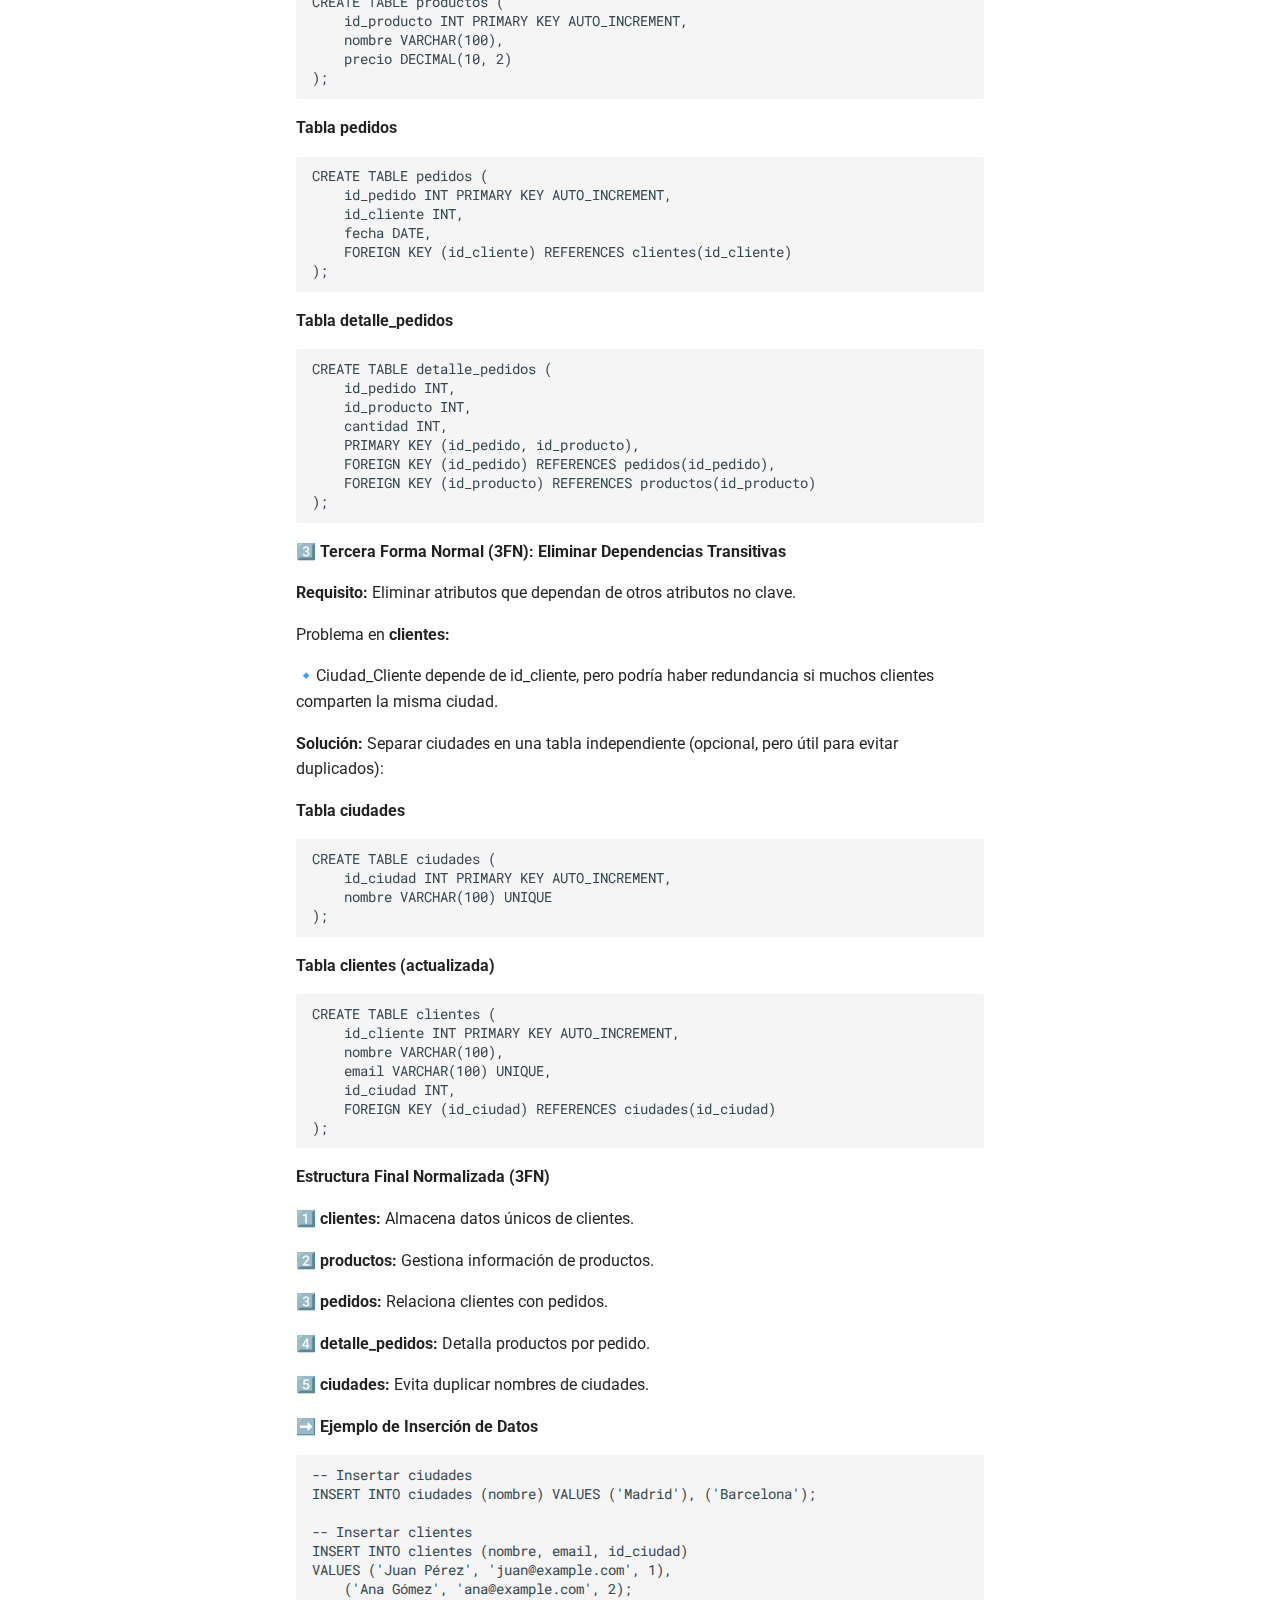
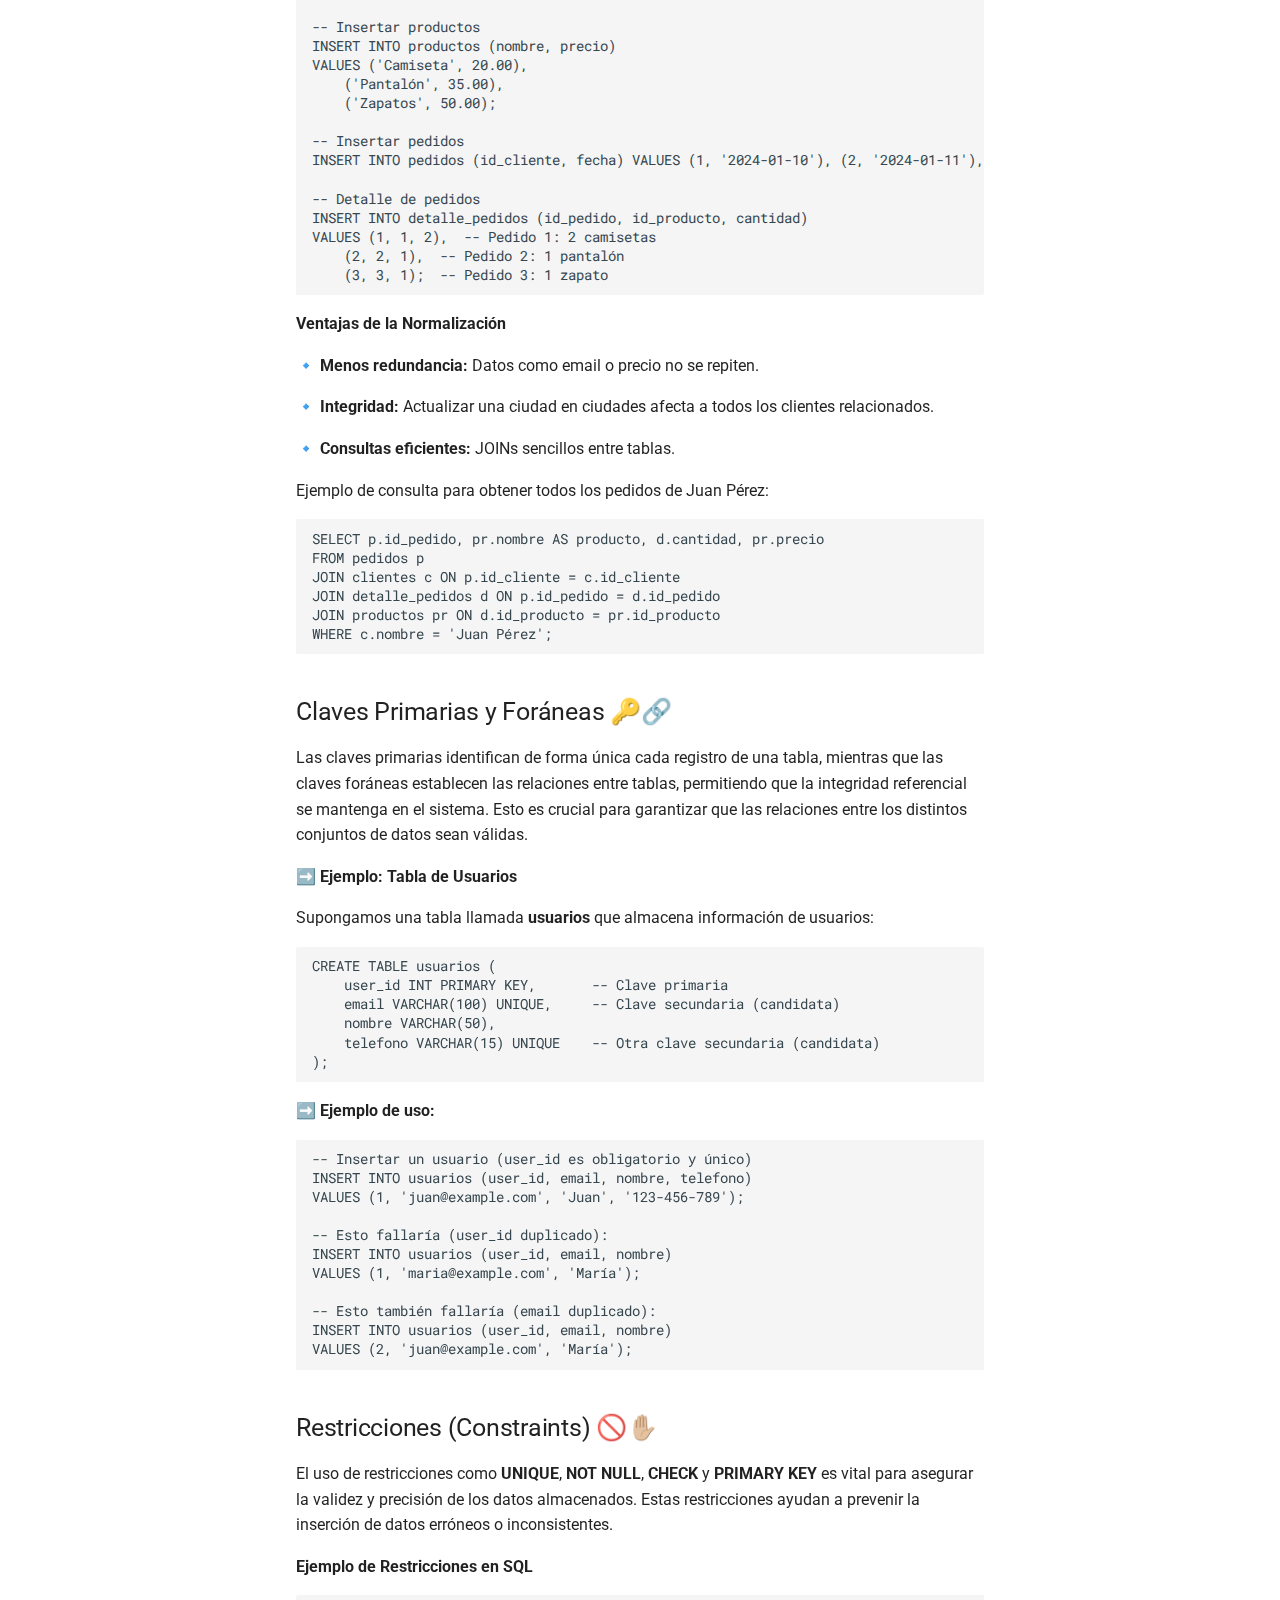
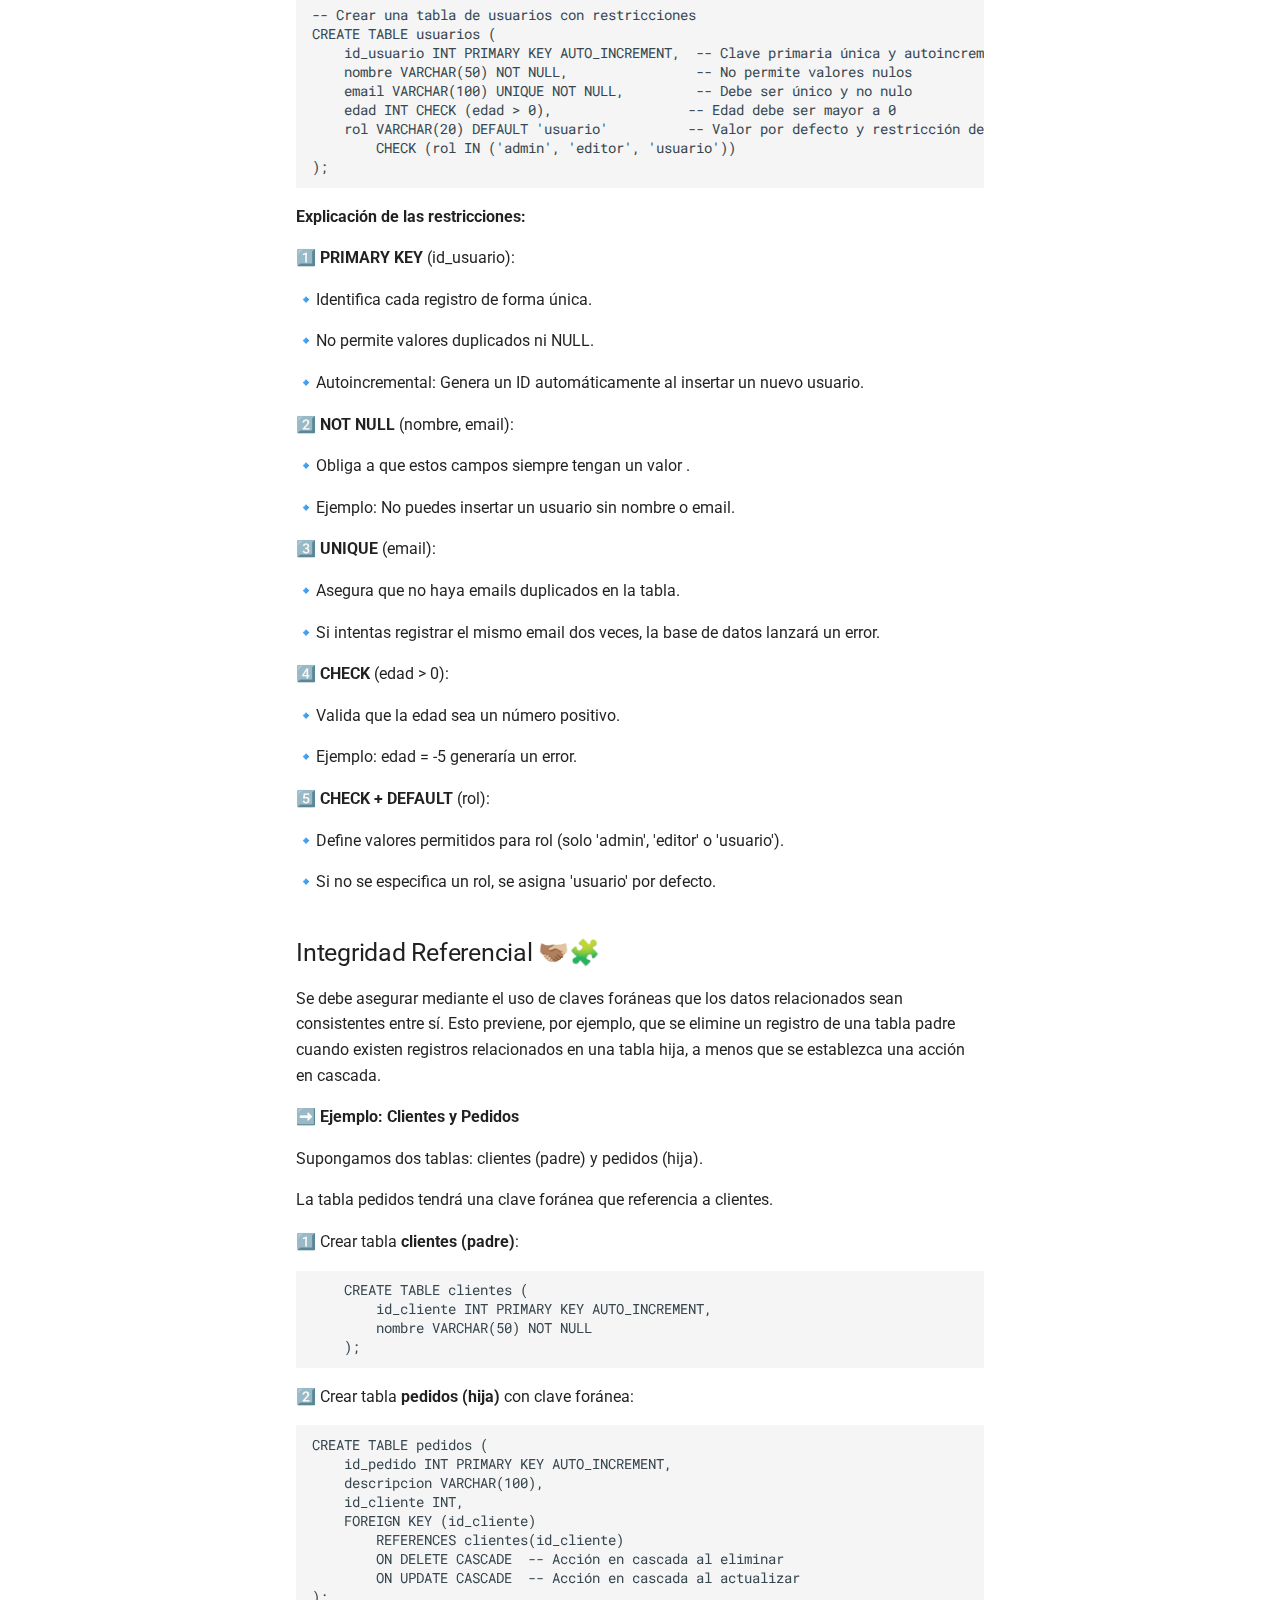
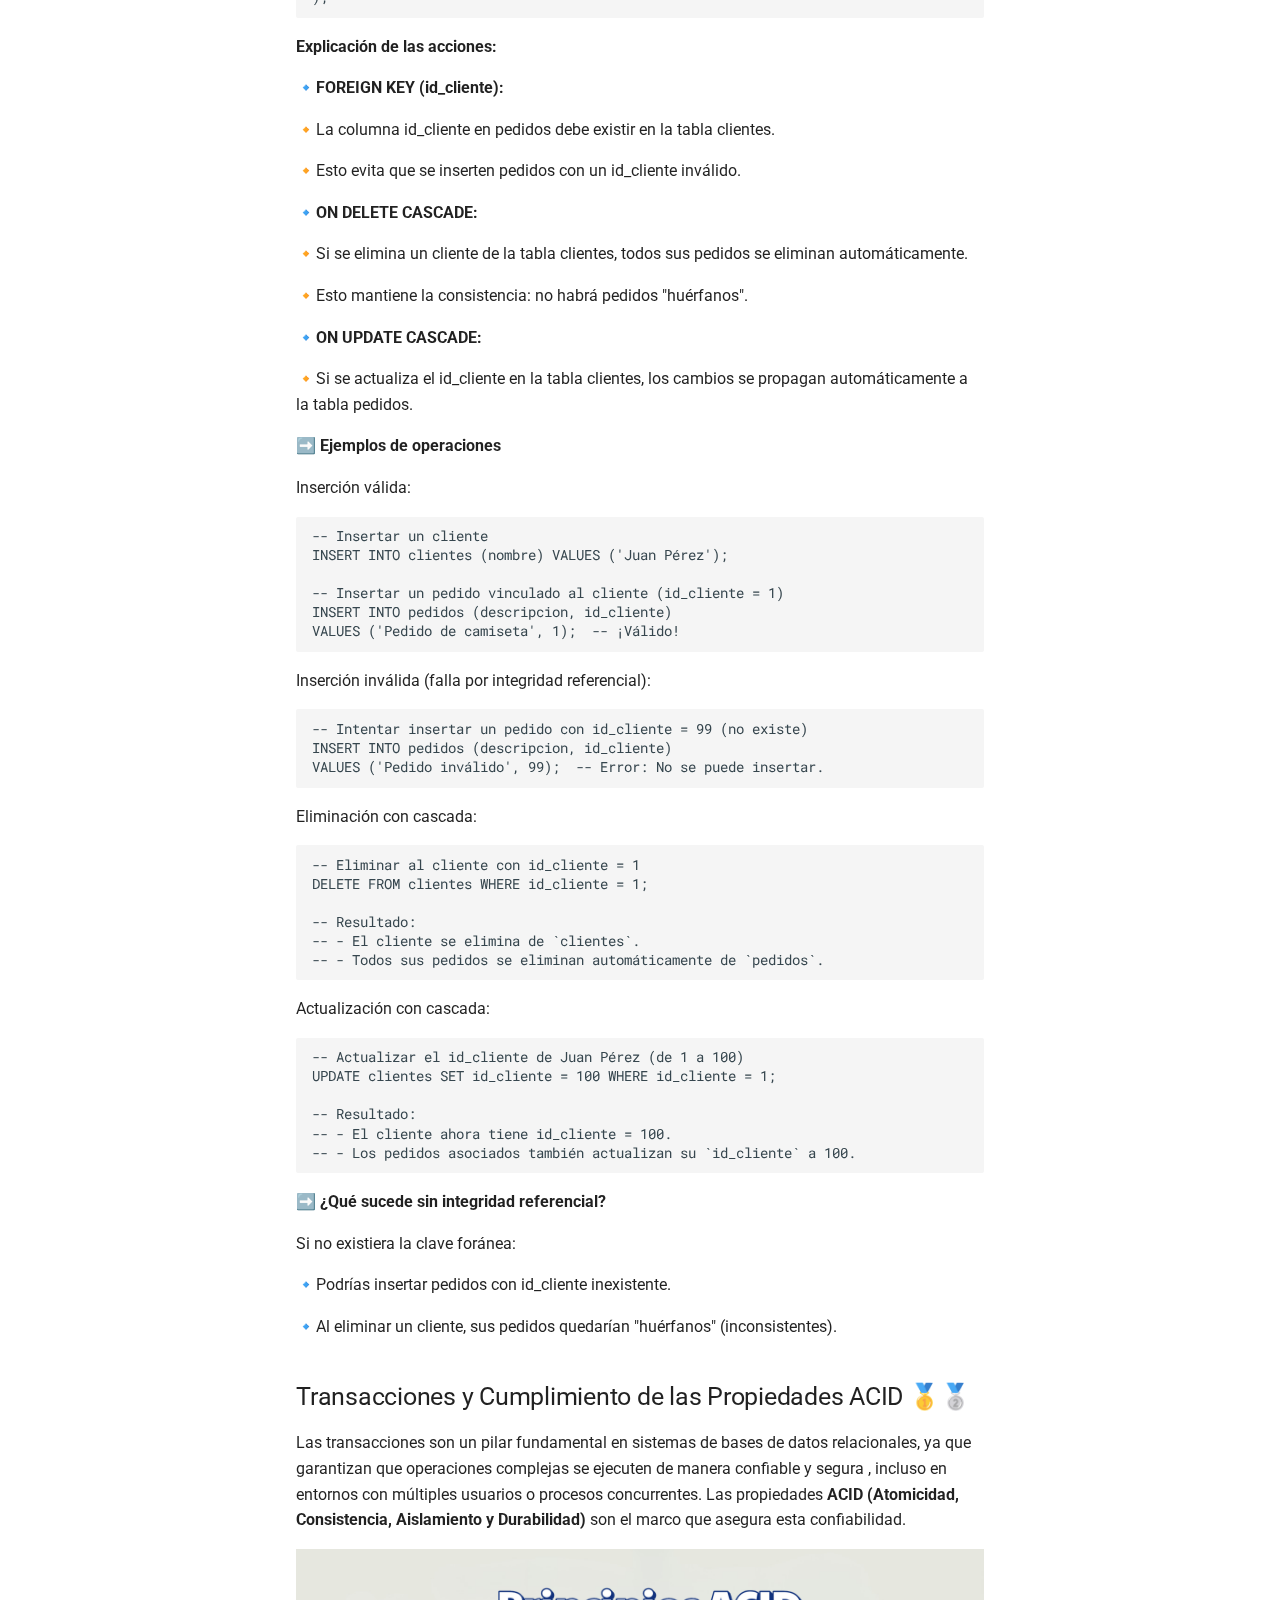
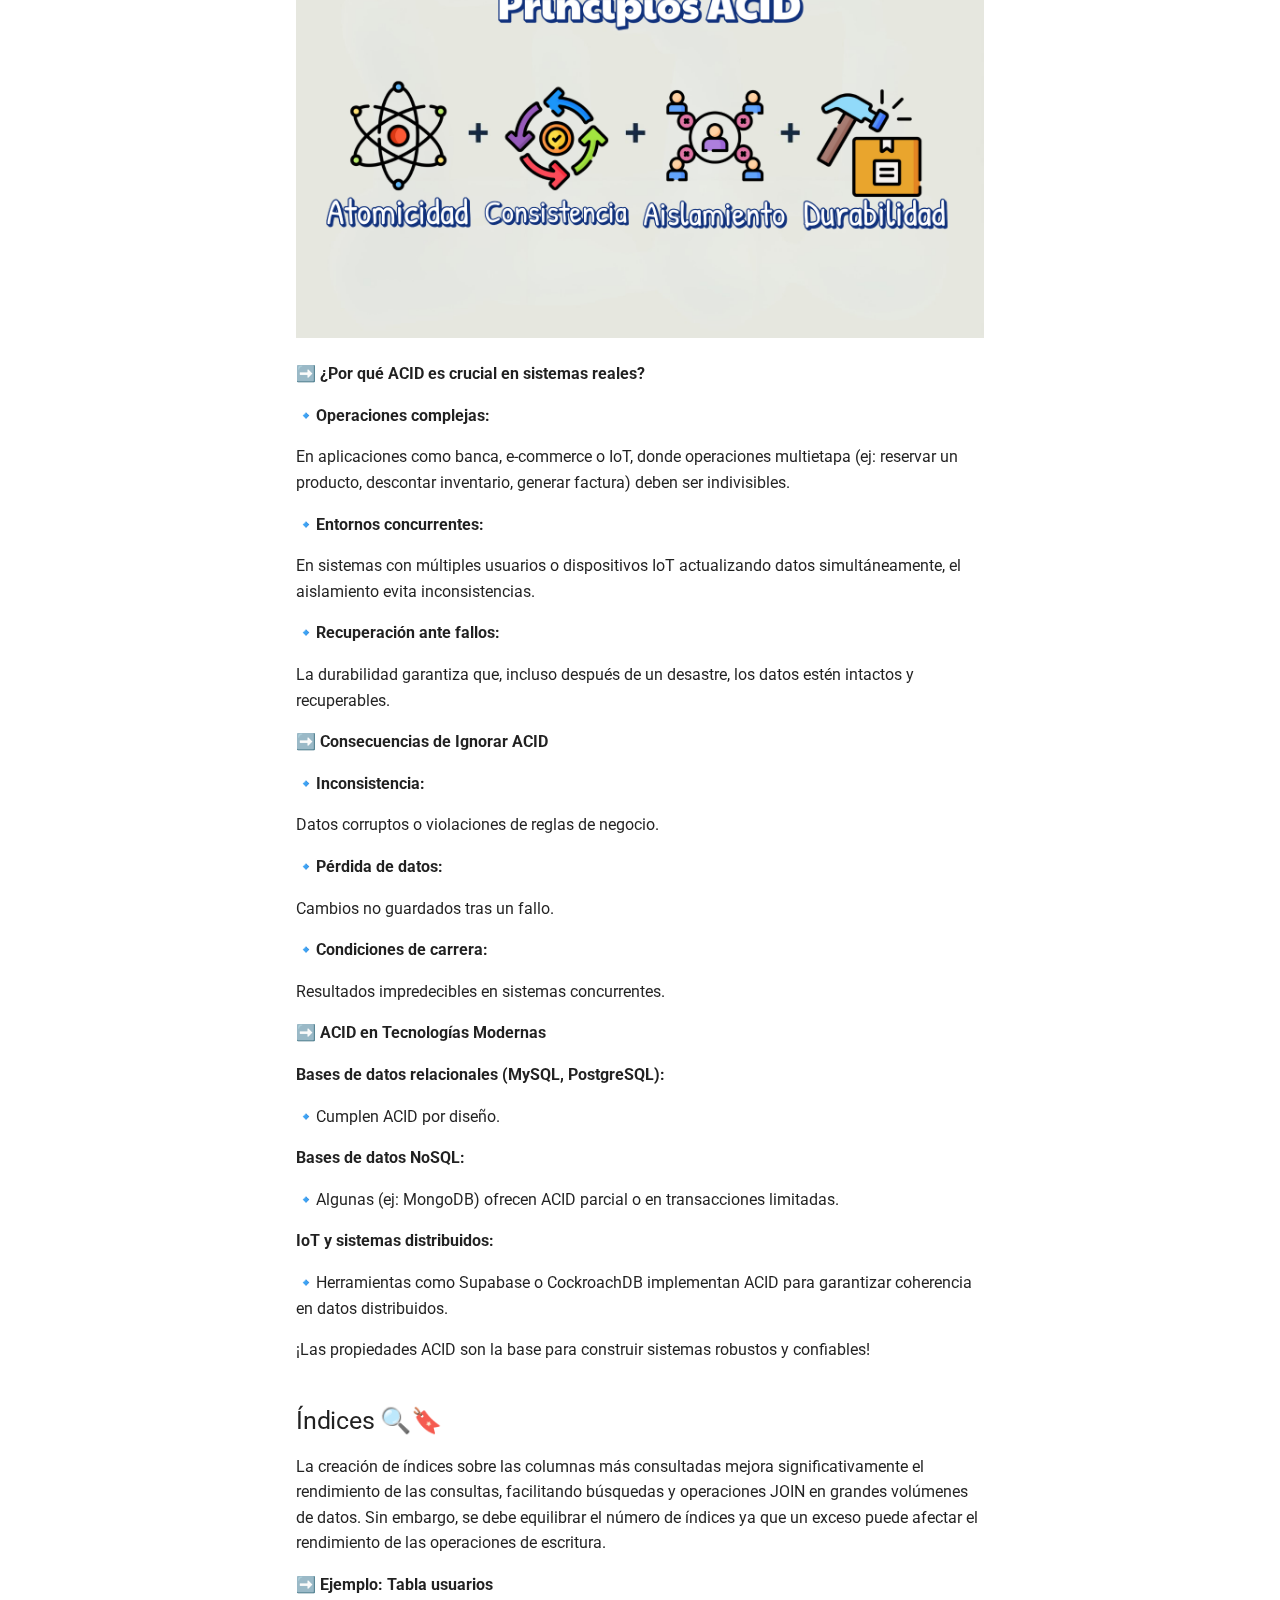
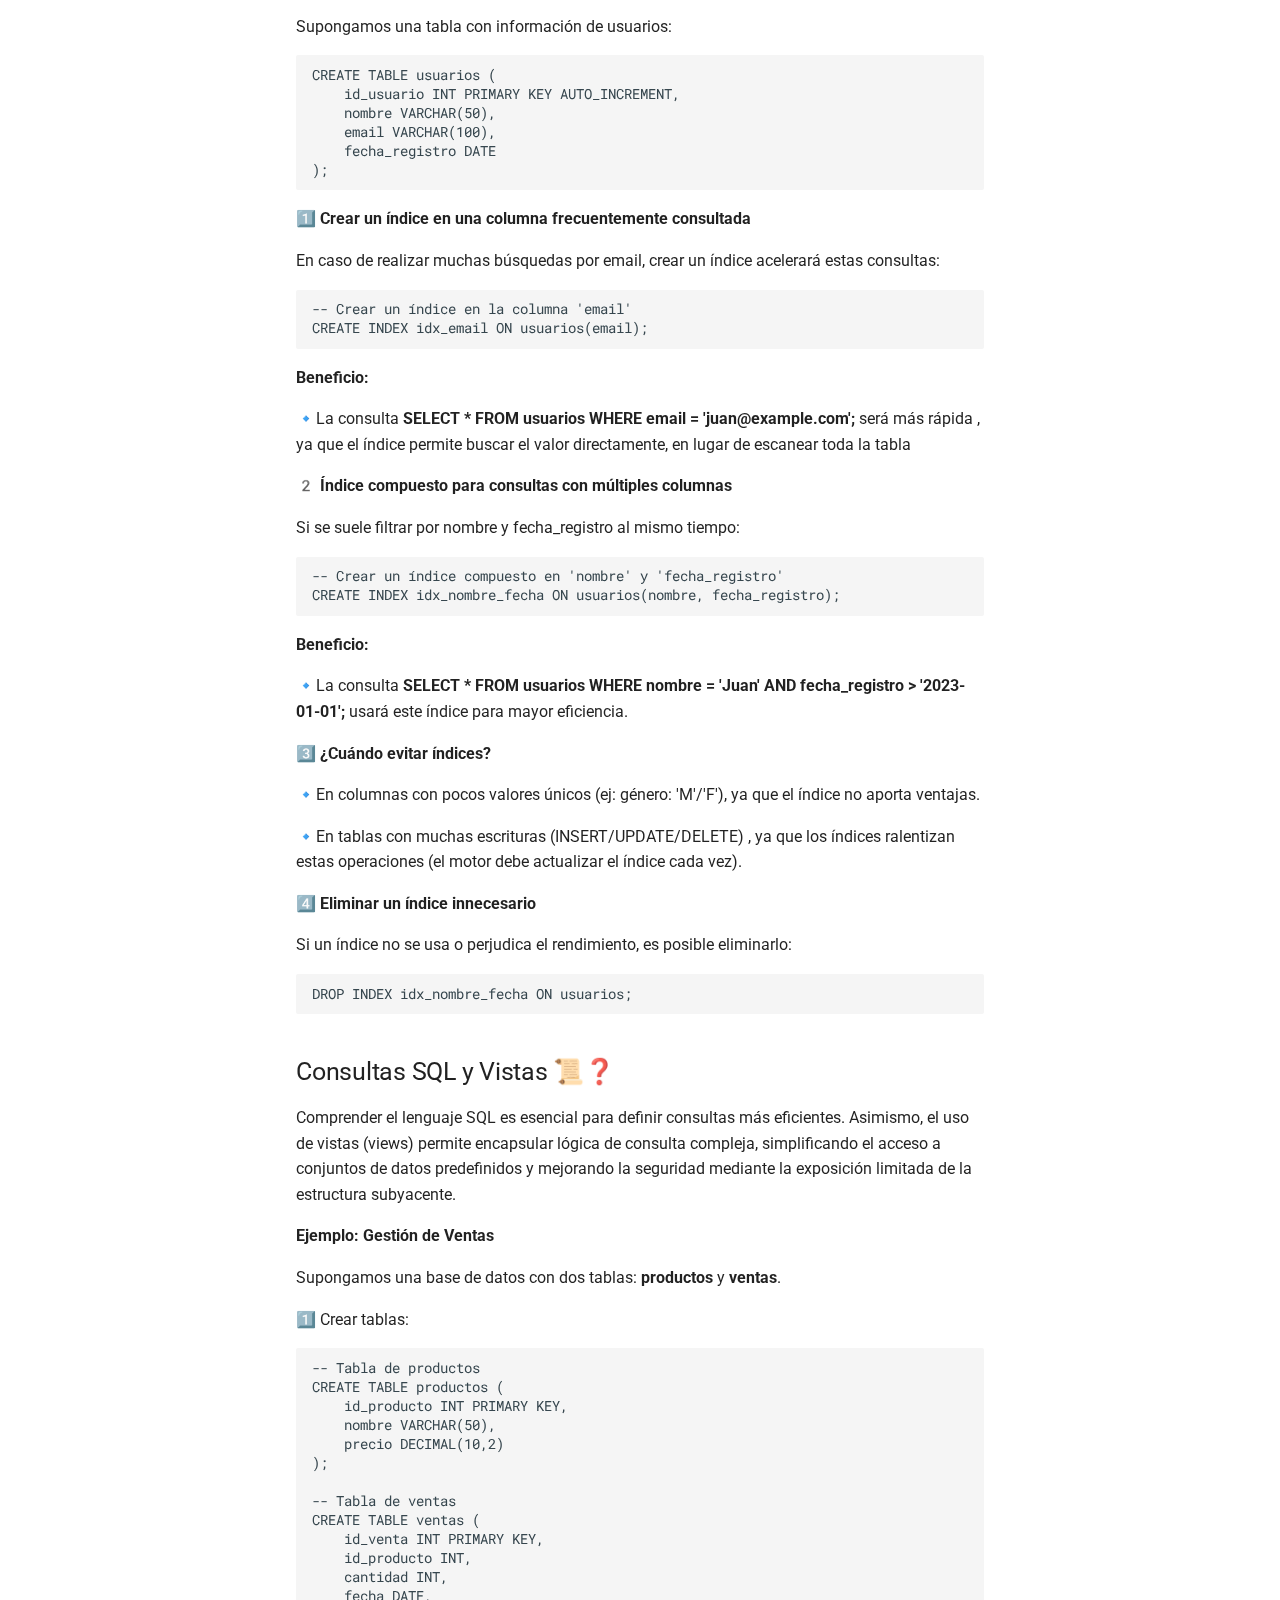
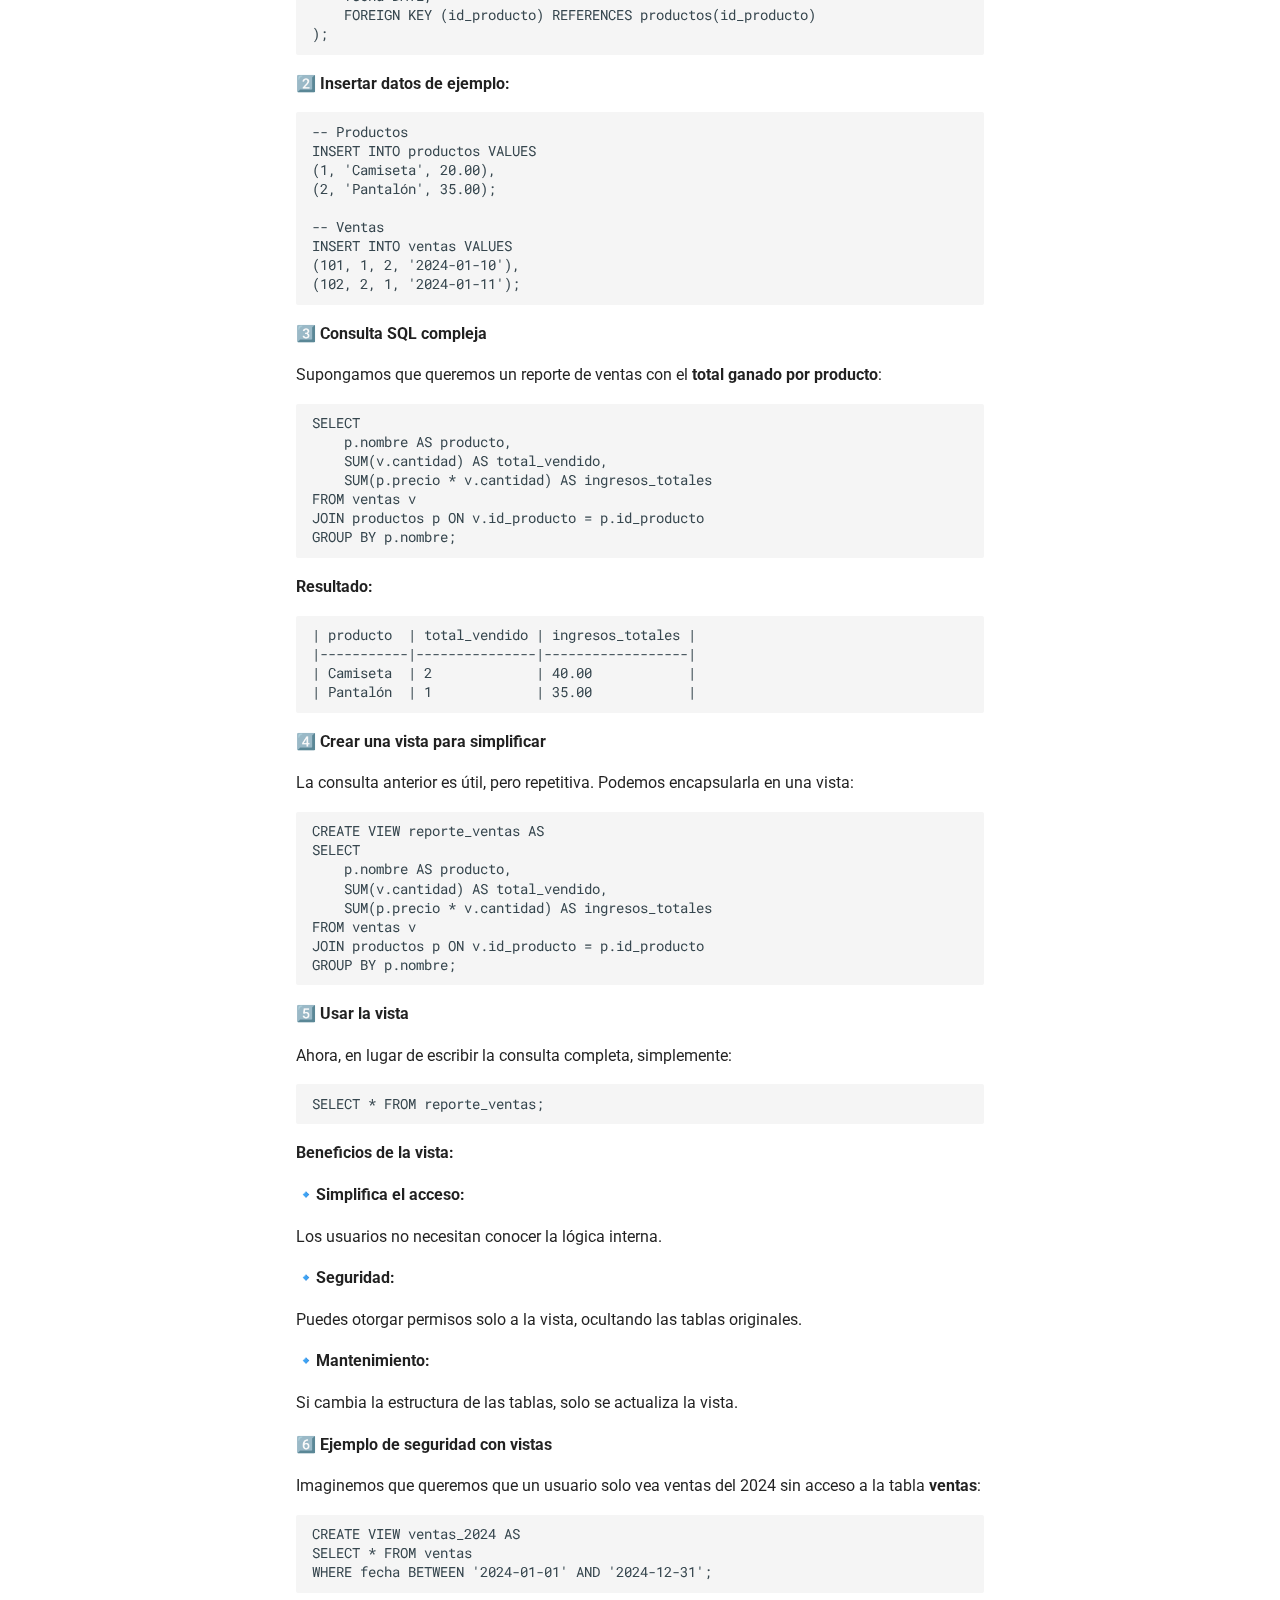
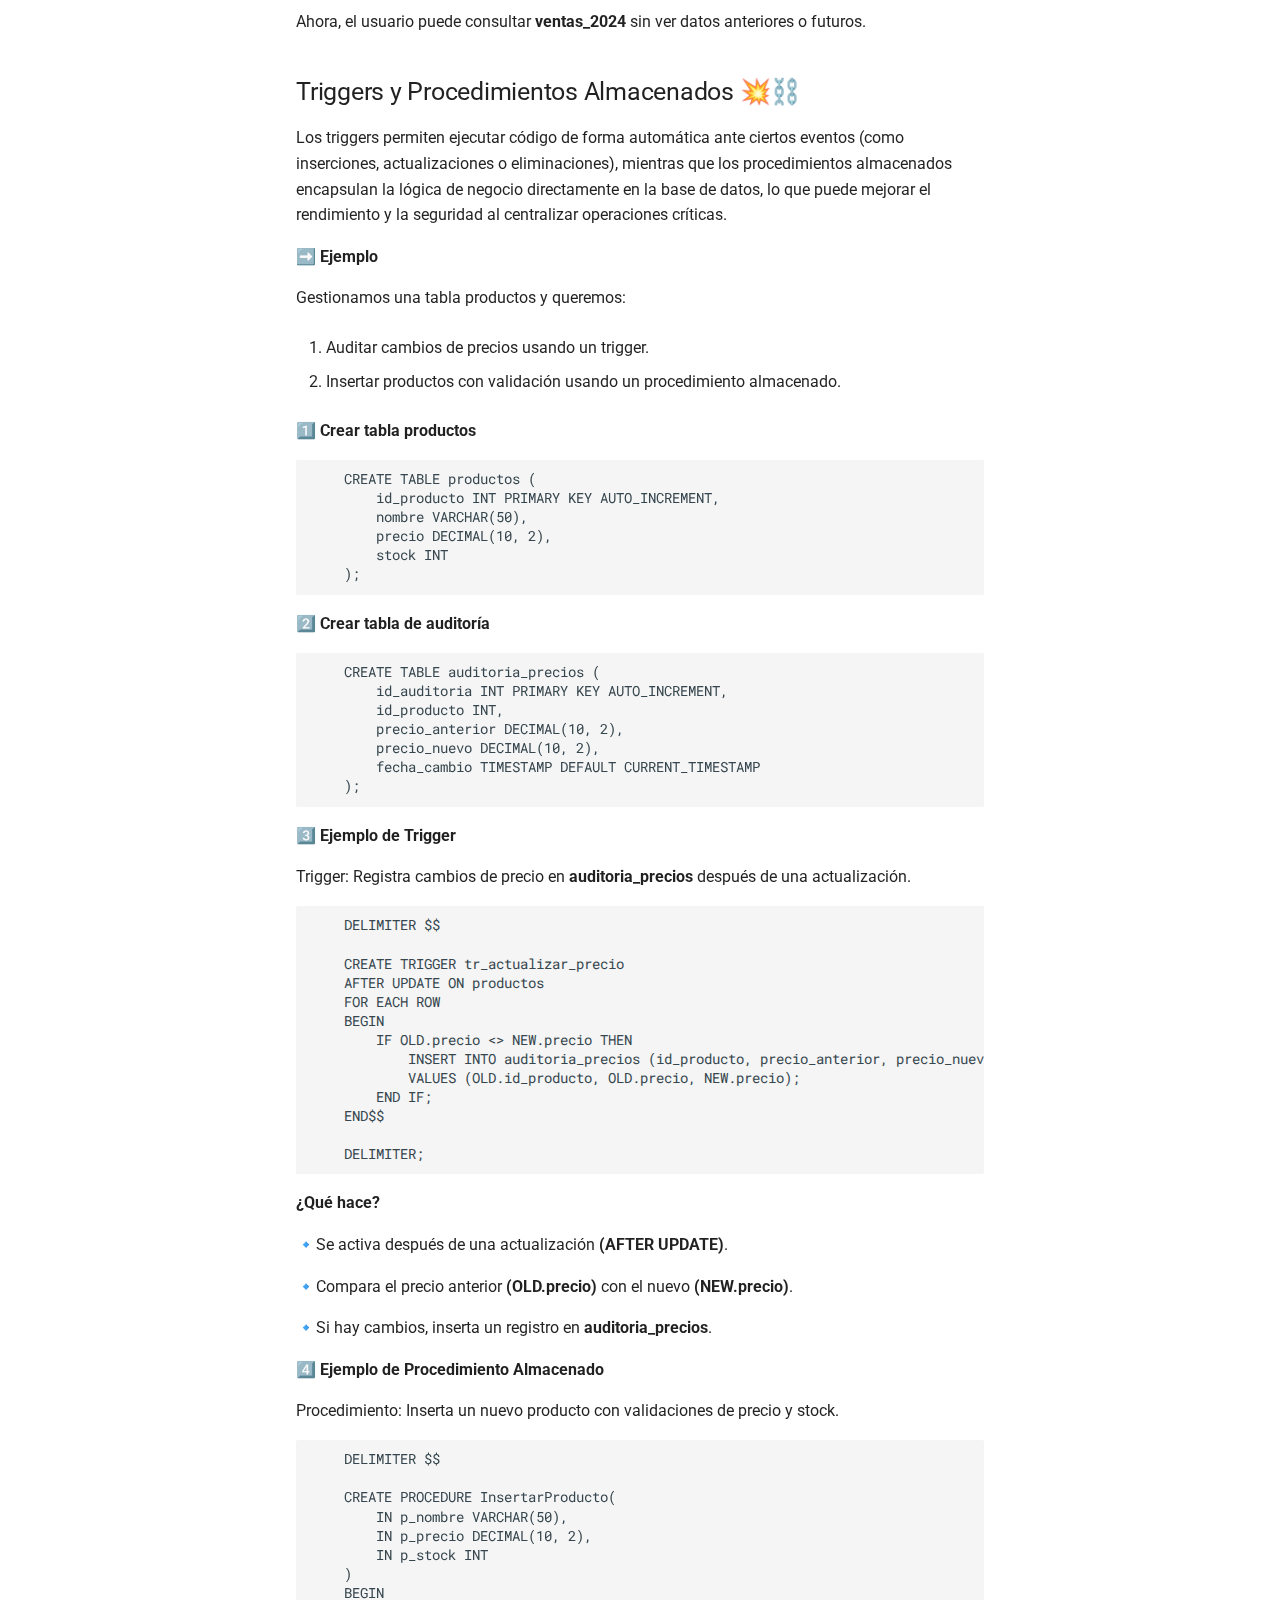
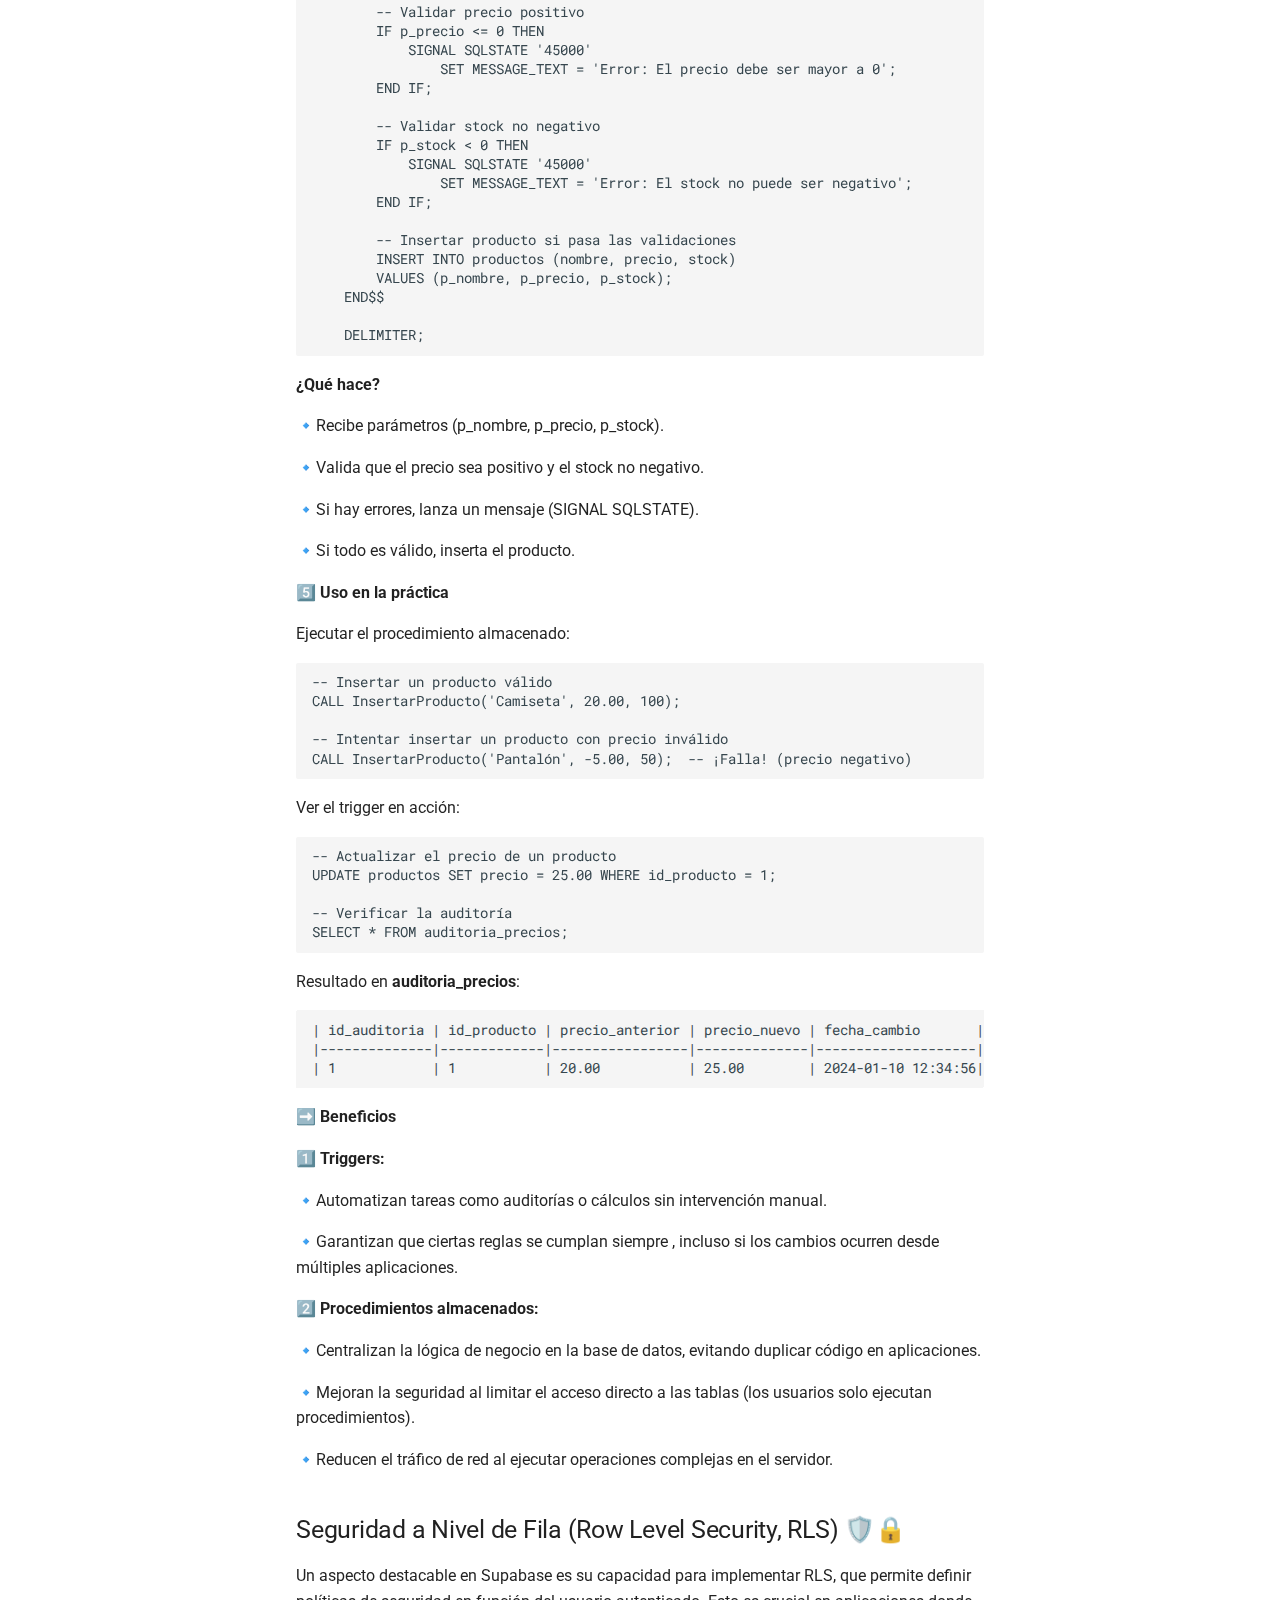
<file: database_concepts/index.html>
<!doctype html>
<html lang="en" class="no-js">
  <head>
    
      <meta charset="utf-8">
      <meta name="viewport" content="width=device-width,initial-scale=1">
      
      
      
      
        <link rel="prev" href="../iot_integration/">
      
      
        <link rel="next" href="../bibliography/">
      
      
      <link rel="icon" href="../assets/images/favicon.png">
      <meta name="generator" content="mkdocs-1.6.1, mkdocs-material-9.6.11">
    
    
      
        <title>Conceptos de Base de Datos - Wiki sobre BaaS y Supabase</title>
      
    
    
      <link rel="stylesheet" href="../assets/stylesheets/main.4af4bdda.min.css">
      
        
        <link rel="stylesheet" href="../assets/stylesheets/palette.06af60db.min.css">
      
      


    
    
      
    
    
      
        
        
        <link rel="preconnect" href="https://fonts.gstatic.com" crossorigin>
        <link rel="stylesheet" href="https://fonts.googleapis.com/css?family=Roboto:300,300i,400,400i,700,700i%7CRoboto+Mono:400,400i,700,700i&display=fallback">
        <style>:root{--md-text-font:"Roboto";--md-code-font:"Roboto Mono"}</style>
      
    
    
      <link rel="stylesheet" href="../css/custom.css">
    
    <script>__md_scope=new URL("..",location),__md_hash=e=>[...e].reduce(((e,_)=>(e<<5)-e+_.charCodeAt(0)),0),__md_get=(e,_=localStorage,t=__md_scope)=>JSON.parse(_.getItem(t.pathname+"."+e)),__md_set=(e,_,t=localStorage,a=__md_scope)=>{try{t.setItem(a.pathname+"."+e,JSON.stringify(_))}catch(e){}}</script>
    
      

    
    
    
  </head>
  
  
    
    
      
    
    
    
    
    <body dir="ltr" data-md-color-scheme="default" data-md-color-primary="indigo" data-md-color-accent="indigo">
  
    
    <input class="md-toggle" data-md-toggle="drawer" type="checkbox" id="__drawer" autocomplete="off">
    <input class="md-toggle" data-md-toggle="search" type="checkbox" id="__search" autocomplete="off">
    <label class="md-overlay" for="__drawer"></label>
    <div data-md-component="skip">
      
        
        <a href="#conceptos-de-base-de-datos-relacional" class="md-skip">
          Skip to content
        </a>
      
    </div>
    <div data-md-component="announce">
      
    </div>
    
    
      

  

<header class="md-header md-header--shadow" data-md-component="header">
  <nav class="md-header__inner md-grid" aria-label="Header">
    <a href=".." title="Wiki sobre BaaS y Supabase" class="md-header__button md-logo" aria-label="Wiki sobre BaaS y Supabase" data-md-component="logo">
      
  
  <svg xmlns="http://www.w3.org/2000/svg" viewBox="0 0 24 24"><path d="M12 8a3 3 0 0 0 3-3 3 3 0 0 0-3-3 3 3 0 0 0-3 3 3 3 0 0 0 3 3m0 3.54C9.64 9.35 6.5 8 3 8v11c3.5 0 6.64 1.35 9 3.54 2.36-2.19 5.5-3.54 9-3.54V8c-3.5 0-6.64 1.35-9 3.54"/></svg>

    </a>
    <label class="md-header__button md-icon" for="__drawer">
      
      <svg xmlns="http://www.w3.org/2000/svg" viewBox="0 0 24 24"><path d="M3 6h18v2H3zm0 5h18v2H3zm0 5h18v2H3z"/></svg>
    </label>
    <div class="md-header__title" data-md-component="header-title">
      <div class="md-header__ellipsis">
        <div class="md-header__topic">
          <span class="md-ellipsis">
            Wiki sobre BaaS y Supabase
          </span>
        </div>
        <div class="md-header__topic" data-md-component="header-topic">
          <span class="md-ellipsis">
            
              Conceptos de Base de Datos
            
          </span>
        </div>
      </div>
    </div>
    
      
        <form class="md-header__option" data-md-component="palette">
  
    
    
    
    <input class="md-option" data-md-color-media="" data-md-color-scheme="default" data-md-color-primary="indigo" data-md-color-accent="indigo"  aria-label="Switch to dark mode"  type="radio" name="__palette" id="__palette_0">
    
      <label class="md-header__button md-icon" title="Switch to dark mode" for="__palette_1" hidden>
        <svg xmlns="http://www.w3.org/2000/svg" viewBox="0 0 24 24"><path d="M17 6H7c-3.31 0-6 2.69-6 6s2.69 6 6 6h10c3.31 0 6-2.69 6-6s-2.69-6-6-6m0 10H7c-2.21 0-4-1.79-4-4s1.79-4 4-4h10c2.21 0 4 1.79 4 4s-1.79 4-4 4M7 9c-1.66 0-3 1.34-3 3s1.34 3 3 3 3-1.34 3-3-1.34-3-3-3"/></svg>
      </label>
    
  
    
    
    
    <input class="md-option" data-md-color-media="" data-md-color-scheme="slate" data-md-color-primary="indigo" data-md-color-accent="indigo"  aria-label="Switch to light mode"  type="radio" name="__palette" id="__palette_1">
    
      <label class="md-header__button md-icon" title="Switch to light mode" for="__palette_0" hidden>
        <svg xmlns="http://www.w3.org/2000/svg" viewBox="0 0 24 24"><path d="M17 7H7a5 5 0 0 0-5 5 5 5 0 0 0 5 5h10a5 5 0 0 0 5-5 5 5 0 0 0-5-5m0 8a3 3 0 0 1-3-3 3 3 0 0 1 3-3 3 3 0 0 1 3 3 3 3 0 0 1-3 3"/></svg>
      </label>
    
  
</form>
      
    
    
      <script>var palette=__md_get("__palette");if(palette&&palette.color){if("(prefers-color-scheme)"===palette.color.media){var media=matchMedia("(prefers-color-scheme: light)"),input=document.querySelector(media.matches?"[data-md-color-media='(prefers-color-scheme: light)']":"[data-md-color-media='(prefers-color-scheme: dark)']");palette.color.media=input.getAttribute("data-md-color-media"),palette.color.scheme=input.getAttribute("data-md-color-scheme"),palette.color.primary=input.getAttribute("data-md-color-primary"),palette.color.accent=input.getAttribute("data-md-color-accent")}for(var[key,value]of Object.entries(palette.color))document.body.setAttribute("data-md-color-"+key,value)}</script>
    
    
    
      
      
        <label class="md-header__button md-icon" for="__search">
          
          <svg xmlns="http://www.w3.org/2000/svg" viewBox="0 0 24 24"><path d="M9.5 3A6.5 6.5 0 0 1 16 9.5c0 1.61-.59 3.09-1.56 4.23l.27.27h.79l5 5-1.5 1.5-5-5v-.79l-.27-.27A6.52 6.52 0 0 1 9.5 16 6.5 6.5 0 0 1 3 9.5 6.5 6.5 0 0 1 9.5 3m0 2C7 5 5 7 5 9.5S7 14 9.5 14 14 12 14 9.5 12 5 9.5 5"/></svg>
        </label>
        <div class="md-search" data-md-component="search" role="dialog">
  <label class="md-search__overlay" for="__search"></label>
  <div class="md-search__inner" role="search">
    <form class="md-search__form" name="search">
      <input type="text" class="md-search__input" name="query" aria-label="Search" placeholder="Search" autocapitalize="off" autocorrect="off" autocomplete="off" spellcheck="false" data-md-component="search-query" required>
      <label class="md-search__icon md-icon" for="__search">
        
        <svg xmlns="http://www.w3.org/2000/svg" viewBox="0 0 24 24"><path d="M9.5 3A6.5 6.5 0 0 1 16 9.5c0 1.61-.59 3.09-1.56 4.23l.27.27h.79l5 5-1.5 1.5-5-5v-.79l-.27-.27A6.52 6.52 0 0 1 9.5 16 6.5 6.5 0 0 1 3 9.5 6.5 6.5 0 0 1 9.5 3m0 2C7 5 5 7 5 9.5S7 14 9.5 14 14 12 14 9.5 12 5 9.5 5"/></svg>
        
        <svg xmlns="http://www.w3.org/2000/svg" viewBox="0 0 24 24"><path d="M20 11v2H8l5.5 5.5-1.42 1.42L4.16 12l7.92-7.92L13.5 5.5 8 11z"/></svg>
      </label>
      <nav class="md-search__options" aria-label="Search">
        
        <button type="reset" class="md-search__icon md-icon" title="Clear" aria-label="Clear" tabindex="-1">
          
          <svg xmlns="http://www.w3.org/2000/svg" viewBox="0 0 24 24"><path d="M19 6.41 17.59 5 12 10.59 6.41 5 5 6.41 10.59 12 5 17.59 6.41 19 12 13.41 17.59 19 19 17.59 13.41 12z"/></svg>
        </button>
      </nav>
      
        <div class="md-search__suggest" data-md-component="search-suggest"></div>
      
    </form>
    <div class="md-search__output">
      <div class="md-search__scrollwrap" tabindex="0" data-md-scrollfix>
        <div class="md-search-result" data-md-component="search-result">
          <div class="md-search-result__meta">
            Initializing search
          </div>
          <ol class="md-search-result__list" role="presentation"></ol>
        </div>
      </div>
    </div>
  </div>
</div>
      
    
    
  </nav>
  
</header>
    
    <div class="md-container" data-md-component="container">
      
      
        
          
        
      
      <main class="md-main" data-md-component="main">
        <div class="md-main__inner md-grid">
          
            
              
              <div class="md-sidebar md-sidebar--primary" data-md-component="sidebar" data-md-type="navigation" >
                <div class="md-sidebar__scrollwrap">
                  <div class="md-sidebar__inner">
                    



<nav class="md-nav md-nav--primary" aria-label="Navigation" data-md-level="0">
  <label class="md-nav__title" for="__drawer">
    <a href=".." title="Wiki sobre BaaS y Supabase" class="md-nav__button md-logo" aria-label="Wiki sobre BaaS y Supabase" data-md-component="logo">
      
  
  <svg xmlns="http://www.w3.org/2000/svg" viewBox="0 0 24 24"><path d="M12 8a3 3 0 0 0 3-3 3 3 0 0 0-3-3 3 3 0 0 0-3 3 3 3 0 0 0 3 3m0 3.54C9.64 9.35 6.5 8 3 8v11c3.5 0 6.64 1.35 9 3.54 2.36-2.19 5.5-3.54 9-3.54V8c-3.5 0-6.64 1.35-9 3.54"/></svg>

    </a>
    Wiki sobre BaaS y Supabase
  </label>
  
  <ul class="md-nav__list" data-md-scrollfix>
    
      
      
  
  
  
  
    <li class="md-nav__item">
      <a href=".." class="md-nav__link">
        
  
  
  <span class="md-ellipsis">
    Inicio
    
  </span>
  

      </a>
    </li>
  

    
      
      
  
  
  
  
    <li class="md-nav__item">
      <a href="../baas/" class="md-nav__link">
        
  
  
  <span class="md-ellipsis">
    ¿Qué es BaaS?
    
  </span>
  

      </a>
    </li>
  

    
      
      
  
  
  
  
    <li class="md-nav__item">
      <a href="../supabase/" class="md-nav__link">
        
  
  
  <span class="md-ellipsis">
    Supabase
    
  </span>
  

      </a>
    </li>
  

    
      
      
  
  
  
  
    <li class="md-nav__item">
      <a href="../iot_integration/" class="md-nav__link">
        
  
  
  <span class="md-ellipsis">
    Integración con IoT
    
  </span>
  

      </a>
    </li>
  

    
      
      
  
  
    
  
  
  
    <li class="md-nav__item md-nav__item--active">
      
      <input class="md-nav__toggle md-toggle" type="checkbox" id="__toc">
      
      
        
      
      
        <label class="md-nav__link md-nav__link--active" for="__toc">
          
  
  
  <span class="md-ellipsis">
    Conceptos de Base de Datos
    
  </span>
  

          <span class="md-nav__icon md-icon"></span>
        </label>
      
      <a href="./" class="md-nav__link md-nav__link--active">
        
  
  
  <span class="md-ellipsis">
    Conceptos de Base de Datos
    
  </span>
  

      </a>
      
        

<nav class="md-nav md-nav--secondary" aria-label="Table of contents">
  
  
  
    
  
  
    <label class="md-nav__title" for="__toc">
      <span class="md-nav__icon md-icon"></span>
      Table of contents
    </label>
    <ul class="md-nav__list" data-md-component="toc" data-md-scrollfix>
      
        <li class="md-nav__item">
  <a href="#modelo-relacional-y-normalizacion" class="md-nav__link">
    <span class="md-ellipsis">
      Modelo Relacional y Normalización 📊⚙️
    </span>
  </a>
  
</li>
      
        <li class="md-nav__item">
  <a href="#claves-primarias-y-foraneas" class="md-nav__link">
    <span class="md-ellipsis">
      Claves Primarias y Foráneas 🔑🔗
    </span>
  </a>
  
</li>
      
        <li class="md-nav__item">
  <a href="#restricciones-constraints" class="md-nav__link">
    <span class="md-ellipsis">
      Restricciones (Constraints) 🚫✋🏼
    </span>
  </a>
  
</li>
      
        <li class="md-nav__item">
  <a href="#integridad-referencial" class="md-nav__link">
    <span class="md-ellipsis">
      Integridad Referencial 🫱🏾‍🫲🏼🧩
    </span>
  </a>
  
</li>
      
        <li class="md-nav__item">
  <a href="#transacciones-y-cumplimiento-de-las-propiedades-acid" class="md-nav__link">
    <span class="md-ellipsis">
      Transacciones y Cumplimiento de las Propiedades ACID 🥇🥈
    </span>
  </a>
  
</li>
      
        <li class="md-nav__item">
  <a href="#indices" class="md-nav__link">
    <span class="md-ellipsis">
      Índices 🔍🔖
    </span>
  </a>
  
</li>
      
        <li class="md-nav__item">
  <a href="#consultas-sql-y-vistas" class="md-nav__link">
    <span class="md-ellipsis">
      Consultas SQL y Vistas 📜❓
    </span>
  </a>
  
</li>
      
        <li class="md-nav__item">
  <a href="#triggers-y-procedimientos-almacenados" class="md-nav__link">
    <span class="md-ellipsis">
      Triggers y Procedimientos Almacenados 💥⛓️
    </span>
  </a>
  
</li>
      
        <li class="md-nav__item">
  <a href="#seguridad-a-nivel-de-fila-row-level-security-rls" class="md-nav__link">
    <span class="md-ellipsis">
      Seguridad a Nivel de Fila (Row Level Security, RLS) 🛡️🔒
    </span>
  </a>
  
</li>
      
        <li class="md-nav__item">
  <a href="#en-resumen" class="md-nav__link">
    <span class="md-ellipsis">
      En resumen...
    </span>
  </a>
  
</li>
      
    </ul>
  
</nav>
      
    </li>
  

    
      
      
  
  
  
  
    <li class="md-nav__item">
      <a href="../bibliography/" class="md-nav__link">
        
  
  
  <span class="md-ellipsis">
    Bibliografía
    
  </span>
  

      </a>
    </li>
  

    
  </ul>
</nav>
                  </div>
                </div>
              </div>
            
            
              
              <div class="md-sidebar md-sidebar--secondary" data-md-component="sidebar" data-md-type="toc" >
                <div class="md-sidebar__scrollwrap">
                  <div class="md-sidebar__inner">
                    

<nav class="md-nav md-nav--secondary" aria-label="Table of contents">
  
  
  
    
  
  
    <label class="md-nav__title" for="__toc">
      <span class="md-nav__icon md-icon"></span>
      Table of contents
    </label>
    <ul class="md-nav__list" data-md-component="toc" data-md-scrollfix>
      
        <li class="md-nav__item">
  <a href="#modelo-relacional-y-normalizacion" class="md-nav__link">
    <span class="md-ellipsis">
      Modelo Relacional y Normalización 📊⚙️
    </span>
  </a>
  
</li>
      
        <li class="md-nav__item">
  <a href="#claves-primarias-y-foraneas" class="md-nav__link">
    <span class="md-ellipsis">
      Claves Primarias y Foráneas 🔑🔗
    </span>
  </a>
  
</li>
      
        <li class="md-nav__item">
  <a href="#restricciones-constraints" class="md-nav__link">
    <span class="md-ellipsis">
      Restricciones (Constraints) 🚫✋🏼
    </span>
  </a>
  
</li>
      
        <li class="md-nav__item">
  <a href="#integridad-referencial" class="md-nav__link">
    <span class="md-ellipsis">
      Integridad Referencial 🫱🏾‍🫲🏼🧩
    </span>
  </a>
  
</li>
      
        <li class="md-nav__item">
  <a href="#transacciones-y-cumplimiento-de-las-propiedades-acid" class="md-nav__link">
    <span class="md-ellipsis">
      Transacciones y Cumplimiento de las Propiedades ACID 🥇🥈
    </span>
  </a>
  
</li>
      
        <li class="md-nav__item">
  <a href="#indices" class="md-nav__link">
    <span class="md-ellipsis">
      Índices 🔍🔖
    </span>
  </a>
  
</li>
      
        <li class="md-nav__item">
  <a href="#consultas-sql-y-vistas" class="md-nav__link">
    <span class="md-ellipsis">
      Consultas SQL y Vistas 📜❓
    </span>
  </a>
  
</li>
      
        <li class="md-nav__item">
  <a href="#triggers-y-procedimientos-almacenados" class="md-nav__link">
    <span class="md-ellipsis">
      Triggers y Procedimientos Almacenados 💥⛓️
    </span>
  </a>
  
</li>
      
        <li class="md-nav__item">
  <a href="#seguridad-a-nivel-de-fila-row-level-security-rls" class="md-nav__link">
    <span class="md-ellipsis">
      Seguridad a Nivel de Fila (Row Level Security, RLS) 🛡️🔒
    </span>
  </a>
  
</li>
      
        <li class="md-nav__item">
  <a href="#en-resumen" class="md-nav__link">
    <span class="md-ellipsis">
      En resumen...
    </span>
  </a>
  
</li>
      
    </ul>
  
</nav>
                  </div>
                </div>
              </div>
            
          
          
            <div class="md-content" data-md-component="content">
              <article class="md-content__inner md-typeset">
                
                  



<h1 id="conceptos-de-base-de-datos-relacional"><strong>Conceptos de Base de Datos Relacional</strong></h1>
<p>Al utilizar Supabase —que se basa en PostgreSQL—, es fundamental comprender y aplicar varios conceptos clásicos de bases de datos relacionales para garantizar la eficiencia, integridad y escalabilidad de las aplicaciones. A continuación se detallan algunos de los conceptos clave a considerar:</p>
<h2 id="modelo-relacional-y-normalizacion"><strong>Modelo Relacional y Normalización</strong> 📊⚙️</h2>
<p>Organizar los datos en tablas relacionadas y aplicar técnicas de normalización (por ejemplo, hasta la tercera forma normal) ayuda a minimizar la redundancia y mantener la coherencia de los datos. La correcta estructura relacional facilita consultas más sencillas y evita inconsistencias [14].</p>
<p>➡️ <strong>Ejemplo</strong></p>
<p>Datos No Normalizados (Tabla Inicial)</p>
<p>Supongamos una tabla <strong>pedidos</strong> que almacena información de ventas:</p>
<p><img alt="ModeloRelacional" src="../images/tablaejem.png" /></p>
<p>➡️ <strong>Problemas:</strong></p>
<p><strong>Redundancia:</strong> Datos del cliente (email, ciudad) se repiten en múltiples pedidos.</p>
<p><strong>Anomalías:</strong> Si Juan Pérez cambia de ciudad, hay que actualizar múltiples registros.</p>
<p><strong>Dependencias parciales/transitivas:</strong> El Precio depende del Producto, no del ID_Pedido.</p>
<p>1️⃣ <strong>Primera Forma Normal (1FN): Valores Atómicos</strong></p>
<p><strong>Requisito:</strong> Todas las columnas deben tener valores atómicos (sin listas ni datos compuestos).</p>
<p>En este caso, la tabla ya cumple 1FN porque cada celda tiene un solo valor.</p>
<p>2️⃣ <strong>Segunda Forma Normal (2FN): Eliminar Dependencias Parciales</strong></p>
<p><strong>Requisito:</strong> Todas las columnas no clave deben depender completamente de la clave primaria.</p>
<p><strong>Problema:</strong></p>
<p>🔹La clave primaria compuesta podría ser (ID_Pedido, Producto), pero:</p>
<p>🔸Precio depende solo de Producto.</p>
<p>🔸Cliente, Email_Cliente, y Ciudad_Cliente dependen solo de ID_Pedido.</p>
<p><strong>Solución:</strong> </p>
<p>Dividir en tablas.</p>
<p><strong>Tabla clientes</strong></p>
<pre><code>CREATE TABLE clientes (
    id_cliente INT PRIMARY KEY AUTO_INCREMENT,
    nombre VARCHAR(100),
    email VARCHAR(100) UNIQUE,
    ciudad VARCHAR(100)
);
</code></pre>
<p><strong>Tabla productos</strong></p>
<pre><code>CREATE TABLE productos (
    id_producto INT PRIMARY KEY AUTO_INCREMENT,
    nombre VARCHAR(100),
    precio DECIMAL(10, 2)
);
</code></pre>
<p><strong>Tabla pedidos</strong></p>
<pre><code>CREATE TABLE pedidos (
    id_pedido INT PRIMARY KEY AUTO_INCREMENT,
    id_cliente INT,
    fecha DATE,
    FOREIGN KEY (id_cliente) REFERENCES clientes(id_cliente)
);
</code></pre>
<p><strong>Tabla detalle_pedidos</strong></p>
<pre><code>CREATE TABLE detalle_pedidos (
    id_pedido INT,
    id_producto INT,
    cantidad INT,
    PRIMARY KEY (id_pedido, id_producto),
    FOREIGN KEY (id_pedido) REFERENCES pedidos(id_pedido),
    FOREIGN KEY (id_producto) REFERENCES productos(id_producto)
);
</code></pre>
<p>3️⃣ <strong>Tercera Forma Normal (3FN): Eliminar Dependencias Transitivas</strong></p>
<p><strong>Requisito:</strong> Eliminar atributos que dependan de otros atributos no clave.</p>
<p>Problema en <strong>clientes:</strong></p>
<p>🔹Ciudad_Cliente depende de id_cliente, pero podría haber redundancia si muchos clientes comparten la misma ciudad.</p>
<p><strong>Solución:</strong> Separar ciudades en una tabla independiente (opcional, pero útil para evitar duplicados):</p>
<p><strong>Tabla ciudades</strong></p>
<pre><code>CREATE TABLE ciudades (
    id_ciudad INT PRIMARY KEY AUTO_INCREMENT,
    nombre VARCHAR(100) UNIQUE
);
</code></pre>
<p><strong>Tabla clientes (actualizada)</strong></p>
<pre><code>CREATE TABLE clientes (
    id_cliente INT PRIMARY KEY AUTO_INCREMENT,
    nombre VARCHAR(100),
    email VARCHAR(100) UNIQUE,
    id_ciudad INT,
    FOREIGN KEY (id_ciudad) REFERENCES ciudades(id_ciudad)
);
</code></pre>
<p><strong>Estructura Final Normalizada (3FN)</strong></p>
<p>1️⃣ <strong>clientes:</strong> Almacena datos únicos de clientes.</p>
<p>2️⃣ <strong>productos:</strong> Gestiona información de productos.</p>
<p>3️⃣ <strong>pedidos:</strong> Relaciona clientes con pedidos.</p>
<p>4️⃣ <strong>detalle_pedidos:</strong> Detalla productos por pedido.</p>
<p>5️⃣ <strong>ciudades:</strong> Evita duplicar nombres de ciudades.</p>
<p>➡️ <strong>Ejemplo de Inserción de Datos</strong></p>
<pre><code>-- Insertar ciudades
INSERT INTO ciudades (nombre) VALUES ('Madrid'), ('Barcelona');

-- Insertar clientes
INSERT INTO clientes (nombre, email, id_ciudad)
VALUES ('Juan Pérez', 'juan@example.com', 1),
    ('Ana Gómez', 'ana@example.com', 2);

-- Insertar productos
INSERT INTO productos (nombre, precio)
VALUES ('Camiseta', 20.00),
    ('Pantalón', 35.00),
    ('Zapatos', 50.00);

-- Insertar pedidos
INSERT INTO pedidos (id_cliente, fecha) VALUES (1, '2024-01-10'), (2, '2024-01-11'), (1, '2024-01-12');

-- Detalle de pedidos
INSERT INTO detalle_pedidos (id_pedido, id_producto, cantidad)
VALUES (1, 1, 2),  -- Pedido 1: 2 camisetas
    (2, 2, 1),  -- Pedido 2: 1 pantalón
    (3, 3, 1);  -- Pedido 3: 1 zapato
</code></pre>
<p><strong>Ventajas de la Normalización</strong></p>
<p>🔹 <strong>Menos redundancia:</strong> Datos como email o precio no se repiten.</p>
<p>🔹 <strong>Integridad:</strong> Actualizar una ciudad en ciudades afecta a todos los clientes relacionados.</p>
<p>🔹 <strong>Consultas eficientes:</strong> JOINs sencillos entre tablas.</p>
<p>Ejemplo de consulta para obtener todos los pedidos de Juan Pérez:</p>
<pre><code>SELECT p.id_pedido, pr.nombre AS producto, d.cantidad, pr.precio
FROM pedidos p
JOIN clientes c ON p.id_cliente = c.id_cliente
JOIN detalle_pedidos d ON p.id_pedido = d.id_pedido
JOIN productos pr ON d.id_producto = pr.id_producto
WHERE c.nombre = 'Juan Pérez';
</code></pre>
<h2 id="claves-primarias-y-foraneas"><strong>Claves Primarias y Foráneas</strong> 🔑🔗</h2>
<p>Las claves primarias identifican de forma única cada registro de una tabla, mientras que las claves foráneas establecen las relaciones entre tablas, permitiendo que la integridad referencial se mantenga en el sistema. Esto es crucial para garantizar que las relaciones entre los distintos conjuntos de datos sean válidas.</p>
<p>➡️ <strong>Ejemplo: Tabla de Usuarios</strong></p>
<p>Supongamos una tabla llamada <strong>usuarios</strong> que almacena información de usuarios:</p>
<pre><code>CREATE TABLE usuarios (
    user_id INT PRIMARY KEY,       -- Clave primaria
    email VARCHAR(100) UNIQUE,     -- Clave secundaria (candidata)
    nombre VARCHAR(50),
    telefono VARCHAR(15) UNIQUE    -- Otra clave secundaria (candidata)
);
</code></pre>
<p>➡️ <strong>Ejemplo de uso:</strong></p>
<pre><code>-- Insertar un usuario (user_id es obligatorio y único)
INSERT INTO usuarios (user_id, email, nombre, telefono)
VALUES (1, 'juan@example.com', 'Juan', '123-456-789');

-- Esto fallaría (user_id duplicado):
INSERT INTO usuarios (user_id, email, nombre) 
VALUES (1, 'maria@example.com', 'María');

-- Esto también fallaría (email duplicado):
INSERT INTO usuarios (user_id, email, nombre) 
VALUES (2, 'juan@example.com', 'María');
</code></pre>
<h2 id="restricciones-constraints"><strong>Restricciones (Constraints)</strong> 🚫✋🏼</h2>
<p>El uso de restricciones como <strong>UNIQUE</strong>, <strong>NOT NULL</strong>, <strong>CHECK</strong> y <strong>PRIMARY KEY</strong> es vital para asegurar la validez y precisión de los datos almacenados. Estas restricciones ayudan a prevenir la inserción de datos erróneos o inconsistentes.</p>
<p><strong>Ejemplo de Restricciones en SQL</strong></p>
<pre><code>-- Crear una tabla de usuarios con restricciones
CREATE TABLE usuarios (
    id_usuario INT PRIMARY KEY AUTO_INCREMENT,  -- Clave primaria única y autoincremental
    nombre VARCHAR(50) NOT NULL,                -- No permite valores nulos
    email VARCHAR(100) UNIQUE NOT NULL,         -- Debe ser único y no nulo
    edad INT CHECK (edad &gt; 0),                 -- Edad debe ser mayor a 0
    rol VARCHAR(20) DEFAULT 'usuario'          -- Valor por defecto y restricción de valores
        CHECK (rol IN ('admin', 'editor', 'usuario'))
);
</code></pre>
<p><strong>Explicación de las restricciones:</strong></p>
<p>1️⃣ <strong>PRIMARY KEY</strong> (id_usuario):</p>
<p>🔹Identifica cada registro de forma única.</p>
<p>🔹No permite valores duplicados ni NULL.</p>
<p>🔹Autoincremental: Genera un ID automáticamente al insertar un nuevo usuario.</p>
<p>2️⃣ <strong>NOT NULL</strong> (nombre, email):</p>
<p>🔹Obliga a que estos campos siempre tengan un valor .</p>
<p>🔹Ejemplo: No puedes insertar un usuario sin nombre o email.</p>
<p>3️⃣ <strong>UNIQUE</strong> (email):</p>
<p>🔹Asegura que no haya emails duplicados en la tabla.</p>
<p>🔹Si intentas registrar el mismo email dos veces, la base de datos lanzará un error.</p>
<p>4️⃣ <strong>CHECK</strong> (edad &gt; 0):</p>
<p>🔹Valida que la edad sea un número positivo.</p>
<p>🔹Ejemplo: edad = -5 generaría un error.</p>
<p>5️⃣ <strong>CHECK + DEFAULT</strong> (rol):</p>
<p>🔹Define valores permitidos para rol (solo 'admin', 'editor' o 'usuario').</p>
<p>🔹Si no se especifica un rol, se asigna 'usuario' por defecto.</p>
<h2 id="integridad-referencial"><strong>Integridad Referencial</strong> 🫱🏾‍🫲🏼🧩</h2>
<p>Se debe asegurar mediante el uso de claves foráneas que los datos relacionados sean consistentes entre sí. Esto previene, por ejemplo, que se elimine un registro de una tabla padre cuando existen registros relacionados en una tabla hija, a menos que se establezca una acción en cascada.</p>
<p>➡️ <strong>Ejemplo: Clientes y Pedidos</strong></p>
<p>Supongamos dos tablas: clientes (padre) y pedidos (hija).</p>
<p>La tabla pedidos tendrá una clave foránea que referencia a clientes.</p>
<p>1️⃣ Crear tabla <strong>clientes (padre)</strong>:</p>
<pre><code>    CREATE TABLE clientes (
        id_cliente INT PRIMARY KEY AUTO_INCREMENT,
        nombre VARCHAR(50) NOT NULL
    );
</code></pre>
<p>2️⃣ Crear tabla <strong>pedidos (hija)</strong> con clave foránea:</p>
<pre><code>CREATE TABLE pedidos (
    id_pedido INT PRIMARY KEY AUTO_INCREMENT,
    descripcion VARCHAR(100),
    id_cliente INT,
    FOREIGN KEY (id_cliente) 
        REFERENCES clientes(id_cliente)
        ON DELETE CASCADE  -- Acción en cascada al eliminar
        ON UPDATE CASCADE  -- Acción en cascada al actualizar
);
</code></pre>
<p><strong>Explicación de las acciones:</strong></p>
<p>🔹<strong>FOREIGN KEY (id_cliente):</strong></p>
<p>🔸La columna id_cliente en pedidos debe existir en la tabla clientes.</p>
<p>🔸Esto evita que se inserten pedidos con un id_cliente inválido.</p>
<p>🔹<strong>ON DELETE CASCADE:</strong></p>
<p>🔸Si se elimina un cliente de la tabla clientes, todos sus pedidos se eliminan automáticamente.</p>
<p>🔸Esto mantiene la consistencia: no habrá pedidos "huérfanos".</p>
<p>🔹<strong>ON UPDATE CASCADE:</strong></p>
<p>🔸Si se actualiza el id_cliente en la tabla clientes, los cambios se propagan automáticamente a la tabla pedidos.</p>
<p>➡️ <strong>Ejemplos de operaciones</strong></p>
<p>Inserción válida:</p>
<pre><code>-- Insertar un cliente
INSERT INTO clientes (nombre) VALUES ('Juan Pérez');

-- Insertar un pedido vinculado al cliente (id_cliente = 1)
INSERT INTO pedidos (descripcion, id_cliente) 
VALUES ('Pedido de camiseta', 1);  -- ¡Válido!
</code></pre>
<p>Inserción inválida (falla por integridad referencial):</p>
<pre><code>-- Intentar insertar un pedido con id_cliente = 99 (no existe)
INSERT INTO pedidos (descripcion, id_cliente) 
VALUES ('Pedido inválido', 99);  -- Error: No se puede insertar.
</code></pre>
<p>Eliminación con cascada:</p>
<pre><code>-- Eliminar al cliente con id_cliente = 1
DELETE FROM clientes WHERE id_cliente = 1;

-- Resultado: 
-- - El cliente se elimina de `clientes`.
-- - Todos sus pedidos se eliminan automáticamente de `pedidos`.
</code></pre>
<p>Actualización con cascada:</p>
<pre><code>-- Actualizar el id_cliente de Juan Pérez (de 1 a 100)
UPDATE clientes SET id_cliente = 100 WHERE id_cliente = 1;

-- Resultado: 
-- - El cliente ahora tiene id_cliente = 100.
-- - Los pedidos asociados también actualizan su `id_cliente` a 100.
</code></pre>
<p>➡️ <strong>¿Qué sucede sin integridad referencial?</strong></p>
<p>Si no existiera la clave foránea:</p>
<p>🔹Podrías insertar pedidos con id_cliente inexistente.</p>
<p>🔹Al eliminar un cliente, sus pedidos quedarían "huérfanos" (inconsistentes).</p>
<h2 id="transacciones-y-cumplimiento-de-las-propiedades-acid"><strong>Transacciones y Cumplimiento de las Propiedades ACID</strong> 🥇🥈</h2>
<p>Las transacciones son un pilar fundamental en sistemas de bases de datos relacionales, ya que garantizan que operaciones complejas se ejecuten de manera confiable y segura , incluso en entornos con múltiples usuarios o procesos concurrentes. Las propiedades <strong>ACID (Atomicidad, Consistencia, Aislamiento y Durabilidad)</strong> son el marco que asegura esta confiabilidad.</p>
<p><img alt="Supabase" src="../images/acid.png" /></p>
<p>➡️ <strong>¿Por qué ACID es crucial en sistemas reales?</strong></p>
<p>🔹<strong>Operaciones complejas:</strong></p>
<p>En aplicaciones como banca, e-commerce o IoT, donde operaciones multietapa (ej: reservar un producto, descontar inventario, generar factura) deben ser indivisibles.</p>
<p>🔹<strong>Entornos concurrentes:</strong></p>
<p>En sistemas con múltiples usuarios o dispositivos IoT actualizando datos simultáneamente, el aislamiento evita inconsistencias.</p>
<p>🔹<strong>Recuperación ante fallos:</strong></p>
<p>La durabilidad garantiza que, incluso después de un desastre, los datos estén intactos y recuperables.</p>
<p>➡️ <strong>Consecuencias de Ignorar ACID</strong></p>
<p>🔹<strong>Inconsistencia:</strong> </p>
<p>Datos corruptos o violaciones de reglas de negocio.</p>
<p>🔹<strong>Pérdida de datos:</strong></p>
<p>Cambios no guardados tras un fallo.</p>
<p>🔹<strong>Condiciones de carrera:</strong> </p>
<p>Resultados impredecibles en sistemas concurrentes.</p>
<p>➡️ <strong>ACID en Tecnologías Modernas</strong></p>
<p><strong>Bases de datos relacionales (MySQL, PostgreSQL):</strong> </p>
<p>🔹Cumplen ACID por diseño.</p>
<p><strong>Bases de datos NoSQL:</strong> </p>
<p>🔹Algunas (ej: MongoDB) ofrecen ACID parcial o en transacciones limitadas.</p>
<p><strong>IoT y sistemas distribuidos:</strong> </p>
<p>🔹Herramientas como Supabase o CockroachDB implementan ACID para garantizar coherencia en datos distribuidos.</p>
<p>¡Las propiedades ACID son la base para construir sistemas robustos y confiables! </p>
<h2 id="indices"><strong>Índices</strong> 🔍🔖</h2>
<p>La creación de índices sobre las columnas más consultadas mejora significativamente el rendimiento de las consultas, facilitando búsquedas y operaciones JOIN en grandes volúmenes de datos. Sin embargo, se debe equilibrar el número de índices ya que un exceso puede afectar el rendimiento de las operaciones de escritura.</p>
<p>➡️ <strong>Ejemplo: Tabla usuarios</strong></p>
<p>Supongamos una tabla con información de usuarios:</p>
<pre><code>CREATE TABLE usuarios (
    id_usuario INT PRIMARY KEY AUTO_INCREMENT,
    nombre VARCHAR(50),
    email VARCHAR(100),
    fecha_registro DATE
);
</code></pre>
<p>1️⃣ <strong>Crear un índice en una columna frecuentemente consultada</strong></p>
<p>En caso de realizar muchas búsquedas por email, crear un índice acelerará estas consultas:</p>
<pre><code>-- Crear un índice en la columna 'email'
CREATE INDEX idx_email ON usuarios(email);
</code></pre>
<p><strong>Beneficio:</strong></p>
<p>🔹La consulta <strong>SELECT * FROM usuarios WHERE email = 'juan@example.com';</strong> será más rápida , ya que el índice permite buscar el valor directamente, en lugar de escanear toda la tabla</p>
<p>2️ <strong>Índice compuesto para consultas con múltiples columnas</strong></p>
<p>Si se suele filtrar por nombre y fecha_registro al mismo tiempo:</p>
<pre><code>-- Crear un índice compuesto en 'nombre' y 'fecha_registro'
CREATE INDEX idx_nombre_fecha ON usuarios(nombre, fecha_registro);
</code></pre>
<p><strong>Beneficio:</strong></p>
<p>🔹La consulta <strong>SELECT * FROM usuarios WHERE nombre = 'Juan' AND fecha_registro &gt; '2023-01-01';</strong> usará este índice para mayor eficiencia.</p>
<p>3️⃣ <strong>¿Cuándo evitar índices?</strong></p>
<p>🔹En columnas con pocos valores únicos (ej: género: 'M'/'F'), ya que el índice no aporta ventajas.</p>
<p>🔹En tablas con muchas escrituras (INSERT/UPDATE/DELETE) , ya que los índices ralentizan estas operaciones (el motor debe actualizar el índice cada vez).</p>
<p>4️⃣ <strong>Eliminar un índice innecesario</strong></p>
<p>Si un índice no se usa o perjudica el rendimiento, es posible eliminarlo:</p>
<pre><code>DROP INDEX idx_nombre_fecha ON usuarios;
</code></pre>
<h2 id="consultas-sql-y-vistas"><strong>Consultas SQL y Vistas</strong> 📜❓</h2>
<p>Comprender el lenguaje SQL es esencial para definir consultas más eficientes. Asimismo, el uso de vistas (views) permite encapsular lógica de consulta compleja, simplificando el acceso a conjuntos de datos predefinidos y mejorando la seguridad mediante la exposición limitada de la estructura subyacente.</p>
<p><strong>Ejemplo: Gestión de Ventas</strong></p>
<p>Supongamos una base de datos con dos tablas: <strong>productos</strong> y <strong>ventas</strong>.</p>
<p>1️⃣ Crear tablas:</p>
<pre><code>-- Tabla de productos
CREATE TABLE productos (
    id_producto INT PRIMARY KEY,
    nombre VARCHAR(50),
    precio DECIMAL(10,2)
);

-- Tabla de ventas
CREATE TABLE ventas (
    id_venta INT PRIMARY KEY,
    id_producto INT,
    cantidad INT,
    fecha DATE,
    FOREIGN KEY (id_producto) REFERENCES productos(id_producto)
);
</code></pre>
<p>2️⃣ <strong>Insertar datos de ejemplo:</strong></p>
<pre><code>-- Productos
INSERT INTO productos VALUES 
(1, 'Camiseta', 20.00),
(2, 'Pantalón', 35.00);

-- Ventas
INSERT INTO ventas VALUES 
(101, 1, 2, '2024-01-10'),
(102, 2, 1, '2024-01-11');
</code></pre>
<p>3️⃣ <strong>Consulta SQL compleja</strong></p>
<p>Supongamos que queremos un reporte de ventas con el <strong>total ganado por producto</strong>:</p>
<pre><code>SELECT 
    p.nombre AS producto,
    SUM(v.cantidad) AS total_vendido,
    SUM(p.precio * v.cantidad) AS ingresos_totales
FROM ventas v
JOIN productos p ON v.id_producto = p.id_producto
GROUP BY p.nombre;
</code></pre>
<p><strong>Resultado:</strong></p>
<pre><code>| producto  | total_vendido | ingresos_totales |
|-----------|---------------|------------------|
| Camiseta  | 2             | 40.00            |
| Pantalón  | 1             | 35.00            |
</code></pre>
<p>4️⃣ <strong>Crear una vista para simplificar</strong></p>
<p>La consulta anterior es útil, pero repetitiva. Podemos encapsularla en una vista:</p>
<pre><code>CREATE VIEW reporte_ventas AS
SELECT 
    p.nombre AS producto,
    SUM(v.cantidad) AS total_vendido,
    SUM(p.precio * v.cantidad) AS ingresos_totales
FROM ventas v
JOIN productos p ON v.id_producto = p.id_producto
GROUP BY p.nombre;
</code></pre>
<p>5️⃣ <strong>Usar la vista</strong></p>
<p>Ahora, en lugar de escribir la consulta completa, simplemente:</p>
<pre><code>SELECT * FROM reporte_ventas;
</code></pre>
<p><strong>Beneficios de la vista:</strong></p>
<p>🔹<strong>Simplifica el acceso:</strong></p>
<p>Los usuarios no necesitan conocer la lógica interna.</p>
<p>🔹<strong>Seguridad:</strong> </p>
<p>Puedes otorgar permisos solo a la vista, ocultando las tablas originales.</p>
<p>🔹<strong>Mantenimiento:</strong></p>
<p>Si cambia la estructura de las tablas, solo se actualiza la vista.</p>
<p>6️⃣ <strong>Ejemplo de seguridad con vistas</strong></p>
<p>Imaginemos que queremos que un usuario solo vea ventas del 2024 sin acceso a la tabla <strong>ventas</strong>:</p>
<pre><code>CREATE VIEW ventas_2024 AS
SELECT * FROM ventas
WHERE fecha BETWEEN '2024-01-01' AND '2024-12-31';
</code></pre>
<p>Ahora, el usuario puede consultar <strong>ventas_2024</strong> sin ver datos anteriores o futuros.</p>
<h2 id="triggers-y-procedimientos-almacenados"><strong>Triggers y Procedimientos Almacenados</strong> 💥⛓️</h2>
<p>Los triggers permiten ejecutar código de forma automática ante ciertos eventos (como inserciones, actualizaciones o eliminaciones), mientras que los procedimientos almacenados encapsulan la lógica de negocio directamente en la base de datos, lo que puede mejorar el rendimiento y la seguridad al centralizar operaciones críticas.</p>
<p>➡️ <strong>Ejemplo</strong></p>
<p>Gestionamos una tabla productos y queremos:</p>
<ol>
<li>
<p>Auditar cambios de precios usando un trigger.</p>
</li>
<li>
<p>Insertar productos con validación usando un procedimiento almacenado.</p>
</li>
</ol>
<p>1️⃣ <strong>Crear tabla productos</strong></p>
<pre><code>    CREATE TABLE productos (
        id_producto INT PRIMARY KEY AUTO_INCREMENT,
        nombre VARCHAR(50),
        precio DECIMAL(10, 2),
        stock INT
    );
</code></pre>
<p>2️⃣ <strong>Crear tabla de auditoría</strong></p>
<pre><code>    CREATE TABLE auditoria_precios (
        id_auditoria INT PRIMARY KEY AUTO_INCREMENT,
        id_producto INT,
        precio_anterior DECIMAL(10, 2),
        precio_nuevo DECIMAL(10, 2),
        fecha_cambio TIMESTAMP DEFAULT CURRENT_TIMESTAMP
    );
</code></pre>
<p>3️⃣ <strong>Ejemplo de Trigger</strong></p>
<p>Trigger: Registra cambios de precio en <strong>auditoria_precios</strong> después de una actualización.</p>
<pre><code>    DELIMITER $$

    CREATE TRIGGER tr_actualizar_precio
    AFTER UPDATE ON productos
    FOR EACH ROW
    BEGIN
        IF OLD.precio &lt;&gt; NEW.precio THEN
            INSERT INTO auditoria_precios (id_producto, precio_anterior, precio_nuevo)
            VALUES (OLD.id_producto, OLD.precio, NEW.precio);
        END IF;
    END$$

    DELIMITER;
</code></pre>
<p><strong>¿Qué hace?</strong></p>
<p>🔹Se activa después de una actualización <strong>(AFTER UPDATE)</strong>.</p>
<p>🔹Compara el precio anterior <strong>(OLD.precio)</strong> con el nuevo <strong>(NEW.precio)</strong>.</p>
<p>🔹Si hay cambios, inserta un registro en <strong>auditoria_precios</strong>.</p>
<p>4️⃣ <strong>Ejemplo de Procedimiento Almacenado</strong></p>
<p>Procedimiento: Inserta un nuevo producto con validaciones de precio y stock.</p>
<pre><code>    DELIMITER $$

    CREATE PROCEDURE InsertarProducto(
        IN p_nombre VARCHAR(50),
        IN p_precio DECIMAL(10, 2),
        IN p_stock INT
    )
    BEGIN
        -- Validar precio positivo
        IF p_precio &lt;= 0 THEN
            SIGNAL SQLSTATE '45000' 
                SET MESSAGE_TEXT = 'Error: El precio debe ser mayor a 0';
        END IF;

        -- Validar stock no negativo
        IF p_stock &lt; 0 THEN
            SIGNAL SQLSTATE '45000' 
                SET MESSAGE_TEXT = 'Error: El stock no puede ser negativo';
        END IF;

        -- Insertar producto si pasa las validaciones
        INSERT INTO productos (nombre, precio, stock)
        VALUES (p_nombre, p_precio, p_stock);
    END$$

    DELIMITER;
</code></pre>
<p><strong>¿Qué hace?</strong></p>
<p>🔹Recibe parámetros (p_nombre, p_precio, p_stock).</p>
<p>🔹Valida que el precio sea positivo y el stock no negativo.</p>
<p>🔹Si hay errores, lanza un mensaje (SIGNAL SQLSTATE).</p>
<p>🔹Si todo es válido, inserta el producto.</p>
<p>5️⃣ <strong>Uso en la práctica</strong></p>
<p>Ejecutar el procedimiento almacenado:</p>
<pre><code>-- Insertar un producto válido
CALL InsertarProducto('Camiseta', 20.00, 100);

-- Intentar insertar un producto con precio inválido
CALL InsertarProducto('Pantalón', -5.00, 50);  -- ¡Falla! (precio negativo)
</code></pre>
<p>Ver el trigger en acción:</p>
<pre><code>-- Actualizar el precio de un producto
UPDATE productos SET precio = 25.00 WHERE id_producto = 1;

-- Verificar la auditoría
SELECT * FROM auditoria_precios;
</code></pre>
<p>Resultado en <strong>auditoria_precios</strong>:</p>
<pre><code>| id_auditoria | id_producto | precio_anterior | precio_nuevo | fecha_cambio       |
|--------------|-------------|-----------------|--------------|--------------------|
| 1            | 1           | 20.00           | 25.00        | 2024-01-10 12:34:56|
</code></pre>
<p>➡️ <strong>Beneficios</strong></p>
<p>1️⃣ <strong>Triggers:</strong></p>
<p>🔹Automatizan tareas como auditorías o cálculos sin intervención manual.</p>
<p>🔹Garantizan que ciertas reglas se cumplan siempre , incluso si los cambios ocurren desde múltiples aplicaciones.</p>
<p>2️⃣ <strong>Procedimientos almacenados:</strong></p>
<p>🔹Centralizan la lógica de negocio en la base de datos, evitando duplicar código en aplicaciones.</p>
<p>🔹Mejoran la seguridad al limitar el acceso directo a las tablas (los usuarios solo ejecutan procedimientos).</p>
<p>🔹Reducen el tráfico de red al ejecutar operaciones complejas en el servidor.</p>
<h2 id="seguridad-a-nivel-de-fila-row-level-security-rls"><strong>Seguridad a Nivel de Fila (Row Level Security, RLS)</strong> 🛡️🔒</h2>
<p>Un aspecto destacable en Supabase es su capacidad para implementar RLS, que permite definir políticas de seguridad en función del usuario autenticado. Esto es crucial en aplicaciones donde se requiere que cada usuario acceda únicamente a los datos autorizados, garantizando una capa adicional de protección.</p>
<p><strong>Ejemplo</strong></p>
<p>Una tabla documentos donde cada usuario solo puede acceder a sus propios archivos.</p>
<p>1️⃣ <strong>Crear la tabla</strong></p>
<pre><code>CREATE TABLE documentos (
    id SERIAL PRIMARY KEY,
    nombre VARCHAR(100),
    contenido TEXT,
    user_id UUID NOT NULL REFERENCES auth.users(id)  -- Vincula con el usuario autenticado
);
</code></pre>
<p>2️⃣ <strong>Habilitar RLS en la tabla</strong></p>
<pre><code>ALTER TABLE documentos ENABLE ROW LEVEL SECURITY;
</code></pre>
<p>3️⃣ <strong>Crear políticas de seguridad</strong></p>
<p>🔹Política para <strong>SELECT</strong>:</p>
<p>Solo permite leer documentos del usuario autenticado.</p>
<pre><code>CREATE POLICY "Usuarios solo ven sus documentos"
ON documentos
FOR SELECT
USING (auth.uid() = user_id);  -- 'auth.uid()' obtiene el ID del usuario logueado
</code></pre>
<p>🔹Política para <strong>INSERT</strong>:</p>
<p>Solo permite insertar documentos si el <strong>user_id</strong> coincide con el usuario autenticado.</p>
<pre><code>CREATE POLICY "Usuarios solo insertan sus propios documentos"
ON documentos
FOR INSERT
WITH CHECK (auth.uid() = user_id);
</code></pre>
<p>🔹Política para <strong>UPDATE/DELETE</strong>:</p>
<p>Solo permite modificar/eliminar documentos propios.</p>
<pre><code>CREATE POLICY "Usuarios solo editan/eliminan sus documentos"
ON documentos
FOR UPDATE
USING (auth.uid() = user_id);

CREATE POLICY "Usuarios solo eliminan sus documentos"
ON documentos
FOR DELETE
USING (auth.uid() = user_id);
</code></pre>
<p>4️⃣ <strong>Ejemplo de uso</strong></p>
<p>Insertar un documento <strong>(como usuario autenticado)</strong>:</p>
<p>Supongamos que el usuario con <strong>user_id = '123e4567...'</strong> está logueado:</p>
<pre><code>INSERT INTO documentos (nombre, contenido, user_id)
VALUES ('Reporte 2024', 'Contenido del reporte...', auth.uid());
</code></pre>
<p>Consultar documentos:</p>
<pre><code>SELECT * FROM documentos;  -- ¡Solo devuelve documentos del usuario logueado!
</code></pre>
<p>➡️ <strong>¿Qué sucede sin RLS?</strong></p>
<p>🔹Sin RLS, un usuario autenticado podría acceder a todos los documentos de la tabla.</p>
<p>🔹Con RLS, incluso si un usuario intenta acceder a datos ajenos (ej: mediante una API maliciosa), la política bloquea el acceso.</p>
<h2 id="en-resumen"><strong>En resumen</strong>...</h2>
<p>Al usar Supabase, se deben considerar los principios básicos del modelo relacional, la normalización, la gestión adecuada de claves y restricciones, el diseño eficiente de consultas e índices, así como el uso de mecanismos adicionales de seguridad y automatización mediante triggers y procedimientos almacenados. Todo esto asegura que la base de datos sea robusta, eficiente y segura para manejar aplicaciones modernas.</p>












                
              </article>
            </div>
          
          
  <script>var tabs=__md_get("__tabs");if(Array.isArray(tabs))e:for(var set of document.querySelectorAll(".tabbed-set")){var labels=set.querySelector(".tabbed-labels");for(var tab of tabs)for(var label of labels.getElementsByTagName("label"))if(label.innerText.trim()===tab){var input=document.getElementById(label.htmlFor);input.checked=!0;continue e}}</script>

<script>var target=document.getElementById(location.hash.slice(1));target&&target.name&&(target.checked=target.name.startsWith("__tabbed_"))</script>
        </div>
        
          <button type="button" class="md-top md-icon" data-md-component="top" hidden>
  
  <svg xmlns="http://www.w3.org/2000/svg" viewBox="0 0 24 24"><path d="M13 20h-2V8l-5.5 5.5-1.42-1.42L12 4.16l7.92 7.92-1.42 1.42L13 8z"/></svg>
  Back to top
</button>
        
      </main>
      
        <footer class="md-footer">
  
  <div class="md-footer-meta md-typeset">
    <div class="md-footer-meta__inner md-grid">
      <div class="md-copyright">
  
  
    Made with
    <a href="https://squidfunk.github.io/mkdocs-material/" target="_blank" rel="noopener">
      Material for MkDocs
    </a>
  
</div>
      
    </div>
  </div>
</footer>
      
    </div>
    <div class="md-dialog" data-md-component="dialog">
      <div class="md-dialog__inner md-typeset"></div>
    </div>
    
    
    
      
      <script id="__config" type="application/json">{"base": "..", "features": ["navigation.instant", "navigation.tracking", "navigation.top", "search.suggest", "search.highlight", "content.code.annotate", "content.tabs.link", "header.autohide"], "search": "../assets/javascripts/workers/search.f8cc74c7.min.js", "tags": null, "translations": {"clipboard.copied": "Copied to clipboard", "clipboard.copy": "Copy to clipboard", "search.result.more.one": "1 more on this page", "search.result.more.other": "# more on this page", "search.result.none": "No matching documents", "search.result.one": "1 matching document", "search.result.other": "# matching documents", "search.result.placeholder": "Type to start searching", "search.result.term.missing": "Missing", "select.version": "Select version"}, "version": null}</script>
    
    
      <script src="../assets/javascripts/bundle.c8b220af.min.js"></script>
      
    
  </body>
</html>
</file>
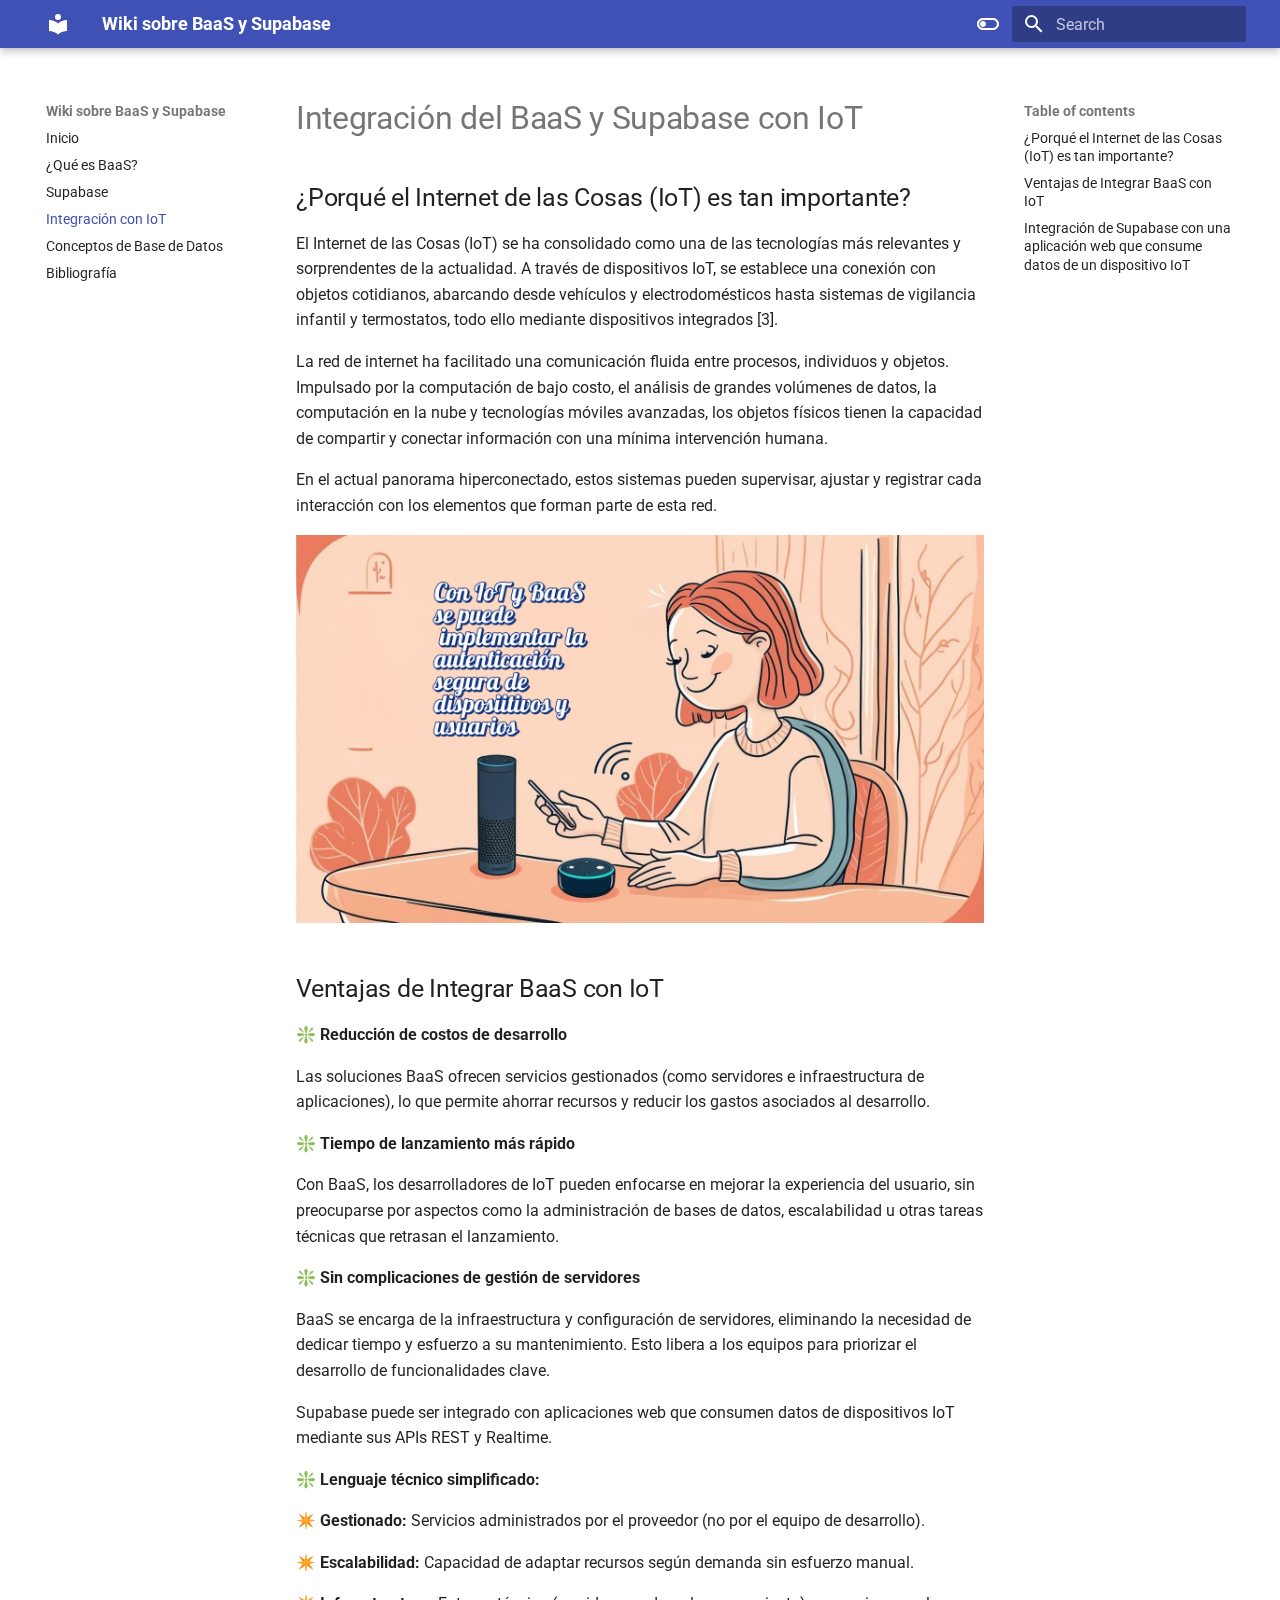
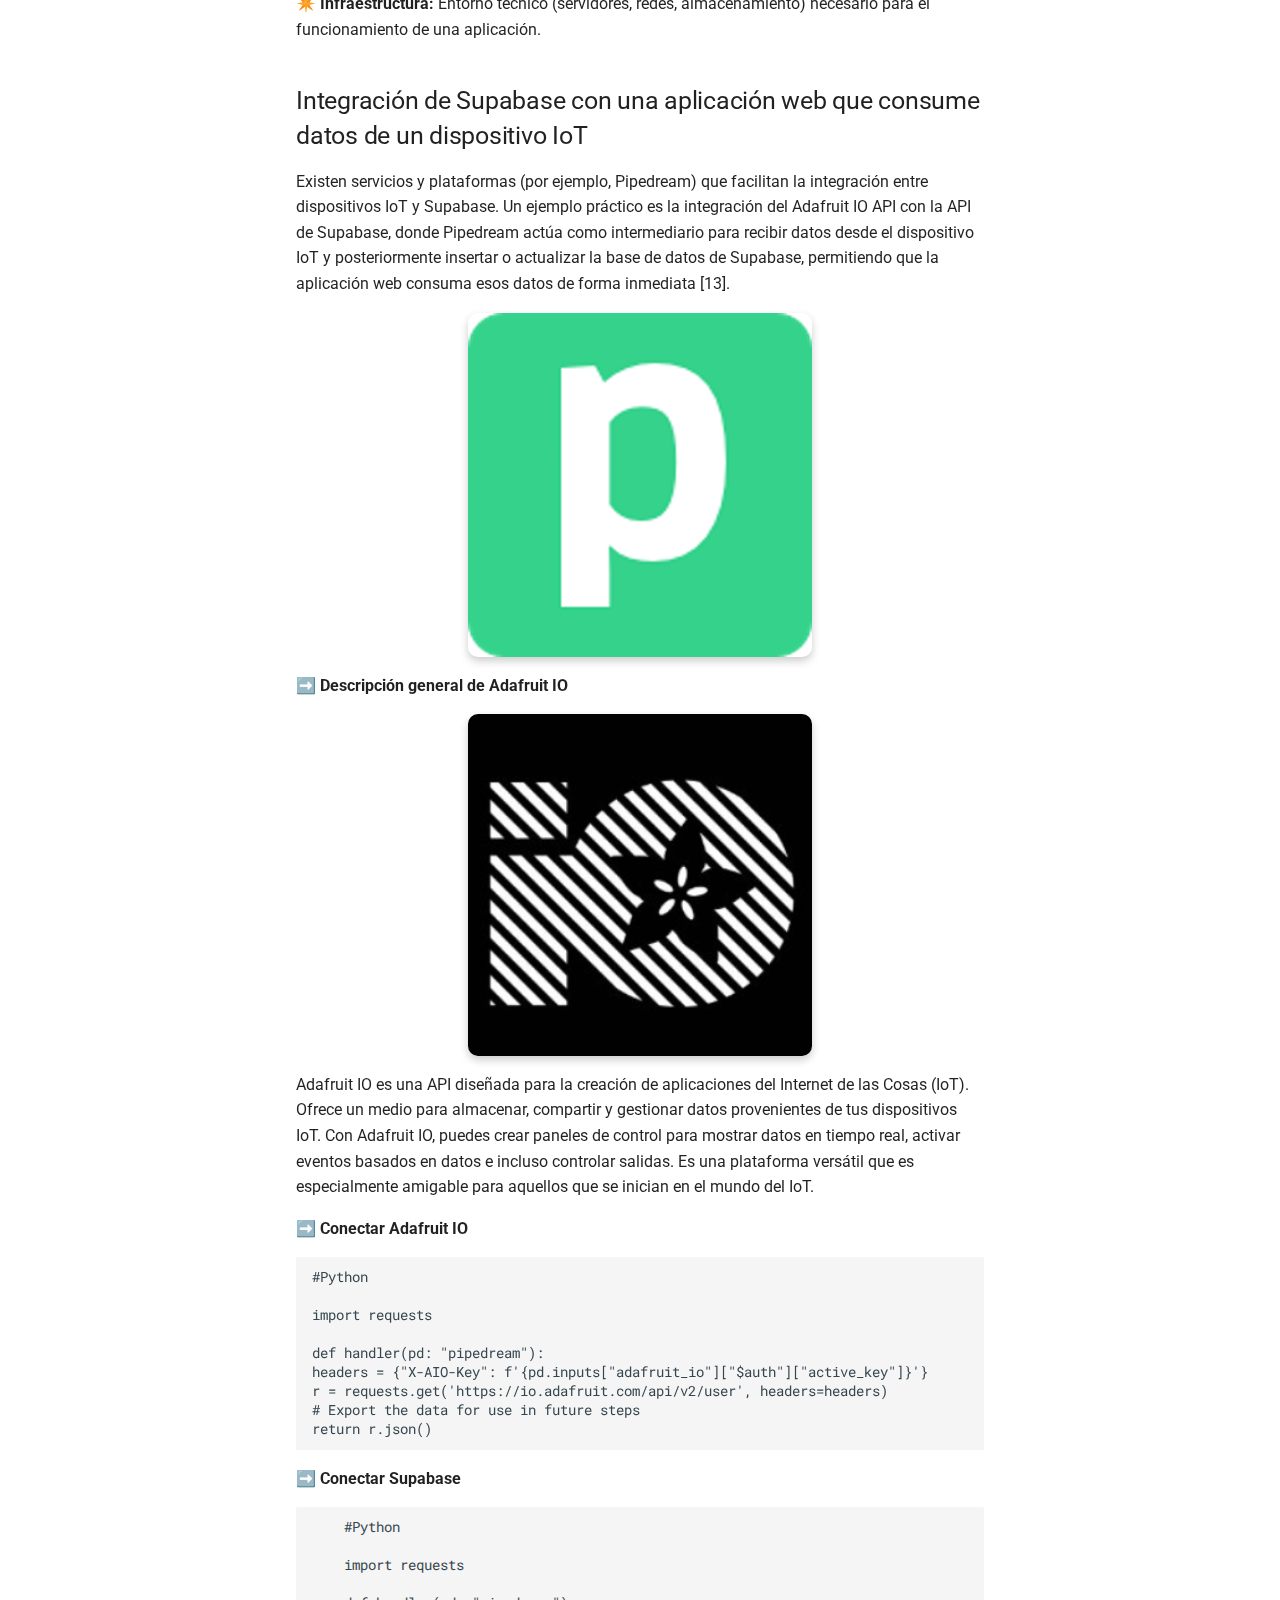
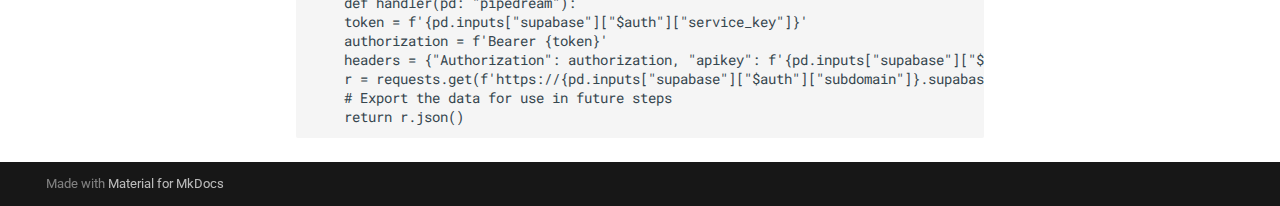
<file: iot_integration/index.html>
<!doctype html>
<html lang="en" class="no-js">
  <head>
    
      <meta charset="utf-8">
      <meta name="viewport" content="width=device-width,initial-scale=1">
      
      
      
      
        <link rel="prev" href="../supabase/">
      
      
        <link rel="next" href="../database_concepts/">
      
      
      <link rel="icon" href="../assets/images/favicon.png">
      <meta name="generator" content="mkdocs-1.6.1, mkdocs-material-9.6.11">
    
    
      
        <title>Integración con IoT - Wiki sobre BaaS y Supabase</title>
      
    
    
      <link rel="stylesheet" href="../assets/stylesheets/main.4af4bdda.min.css">
      
        
        <link rel="stylesheet" href="../assets/stylesheets/palette.06af60db.min.css">
      
      


    
    
      
    
    
      
        
        
        <link rel="preconnect" href="https://fonts.gstatic.com" crossorigin>
        <link rel="stylesheet" href="https://fonts.googleapis.com/css?family=Roboto:300,300i,400,400i,700,700i%7CRoboto+Mono:400,400i,700,700i&display=fallback">
        <style>:root{--md-text-font:"Roboto";--md-code-font:"Roboto Mono"}</style>
      
    
    
      <link rel="stylesheet" href="../css/custom.css">
    
    <script>__md_scope=new URL("..",location),__md_hash=e=>[...e].reduce(((e,_)=>(e<<5)-e+_.charCodeAt(0)),0),__md_get=(e,_=localStorage,t=__md_scope)=>JSON.parse(_.getItem(t.pathname+"."+e)),__md_set=(e,_,t=localStorage,a=__md_scope)=>{try{t.setItem(a.pathname+"."+e,JSON.stringify(_))}catch(e){}}</script>
    
      

    
    
    
  </head>
  
  
    
    
      
    
    
    
    
    <body dir="ltr" data-md-color-scheme="default" data-md-color-primary="indigo" data-md-color-accent="indigo">
  
    
    <input class="md-toggle" data-md-toggle="drawer" type="checkbox" id="__drawer" autocomplete="off">
    <input class="md-toggle" data-md-toggle="search" type="checkbox" id="__search" autocomplete="off">
    <label class="md-overlay" for="__drawer"></label>
    <div data-md-component="skip">
      
        
        <a href="#integracion-del-baas-y-supabase-con-iot" class="md-skip">
          Skip to content
        </a>
      
    </div>
    <div data-md-component="announce">
      
    </div>
    
    
      

  

<header class="md-header md-header--shadow" data-md-component="header">
  <nav class="md-header__inner md-grid" aria-label="Header">
    <a href=".." title="Wiki sobre BaaS y Supabase" class="md-header__button md-logo" aria-label="Wiki sobre BaaS y Supabase" data-md-component="logo">
      
  
  <svg xmlns="http://www.w3.org/2000/svg" viewBox="0 0 24 24"><path d="M12 8a3 3 0 0 0 3-3 3 3 0 0 0-3-3 3 3 0 0 0-3 3 3 3 0 0 0 3 3m0 3.54C9.64 9.35 6.5 8 3 8v11c3.5 0 6.64 1.35 9 3.54 2.36-2.19 5.5-3.54 9-3.54V8c-3.5 0-6.64 1.35-9 3.54"/></svg>

    </a>
    <label class="md-header__button md-icon" for="__drawer">
      
      <svg xmlns="http://www.w3.org/2000/svg" viewBox="0 0 24 24"><path d="M3 6h18v2H3zm0 5h18v2H3zm0 5h18v2H3z"/></svg>
    </label>
    <div class="md-header__title" data-md-component="header-title">
      <div class="md-header__ellipsis">
        <div class="md-header__topic">
          <span class="md-ellipsis">
            Wiki sobre BaaS y Supabase
          </span>
        </div>
        <div class="md-header__topic" data-md-component="header-topic">
          <span class="md-ellipsis">
            
              Integración con IoT
            
          </span>
        </div>
      </div>
    </div>
    
      
        <form class="md-header__option" data-md-component="palette">
  
    
    
    
    <input class="md-option" data-md-color-media="" data-md-color-scheme="default" data-md-color-primary="indigo" data-md-color-accent="indigo"  aria-label="Switch to dark mode"  type="radio" name="__palette" id="__palette_0">
    
      <label class="md-header__button md-icon" title="Switch to dark mode" for="__palette_1" hidden>
        <svg xmlns="http://www.w3.org/2000/svg" viewBox="0 0 24 24"><path d="M17 6H7c-3.31 0-6 2.69-6 6s2.69 6 6 6h10c3.31 0 6-2.69 6-6s-2.69-6-6-6m0 10H7c-2.21 0-4-1.79-4-4s1.79-4 4-4h10c2.21 0 4 1.79 4 4s-1.79 4-4 4M7 9c-1.66 0-3 1.34-3 3s1.34 3 3 3 3-1.34 3-3-1.34-3-3-3"/></svg>
      </label>
    
  
    
    
    
    <input class="md-option" data-md-color-media="" data-md-color-scheme="slate" data-md-color-primary="indigo" data-md-color-accent="indigo"  aria-label="Switch to light mode"  type="radio" name="__palette" id="__palette_1">
    
      <label class="md-header__button md-icon" title="Switch to light mode" for="__palette_0" hidden>
        <svg xmlns="http://www.w3.org/2000/svg" viewBox="0 0 24 24"><path d="M17 7H7a5 5 0 0 0-5 5 5 5 0 0 0 5 5h10a5 5 0 0 0 5-5 5 5 0 0 0-5-5m0 8a3 3 0 0 1-3-3 3 3 0 0 1 3-3 3 3 0 0 1 3 3 3 3 0 0 1-3 3"/></svg>
      </label>
    
  
</form>
      
    
    
      <script>var palette=__md_get("__palette");if(palette&&palette.color){if("(prefers-color-scheme)"===palette.color.media){var media=matchMedia("(prefers-color-scheme: light)"),input=document.querySelector(media.matches?"[data-md-color-media='(prefers-color-scheme: light)']":"[data-md-color-media='(prefers-color-scheme: dark)']");palette.color.media=input.getAttribute("data-md-color-media"),palette.color.scheme=input.getAttribute("data-md-color-scheme"),palette.color.primary=input.getAttribute("data-md-color-primary"),palette.color.accent=input.getAttribute("data-md-color-accent")}for(var[key,value]of Object.entries(palette.color))document.body.setAttribute("data-md-color-"+key,value)}</script>
    
    
    
      
      
        <label class="md-header__button md-icon" for="__search">
          
          <svg xmlns="http://www.w3.org/2000/svg" viewBox="0 0 24 24"><path d="M9.5 3A6.5 6.5 0 0 1 16 9.5c0 1.61-.59 3.09-1.56 4.23l.27.27h.79l5 5-1.5 1.5-5-5v-.79l-.27-.27A6.52 6.52 0 0 1 9.5 16 6.5 6.5 0 0 1 3 9.5 6.5 6.5 0 0 1 9.5 3m0 2C7 5 5 7 5 9.5S7 14 9.5 14 14 12 14 9.5 12 5 9.5 5"/></svg>
        </label>
        <div class="md-search" data-md-component="search" role="dialog">
  <label class="md-search__overlay" for="__search"></label>
  <div class="md-search__inner" role="search">
    <form class="md-search__form" name="search">
      <input type="text" class="md-search__input" name="query" aria-label="Search" placeholder="Search" autocapitalize="off" autocorrect="off" autocomplete="off" spellcheck="false" data-md-component="search-query" required>
      <label class="md-search__icon md-icon" for="__search">
        
        <svg xmlns="http://www.w3.org/2000/svg" viewBox="0 0 24 24"><path d="M9.5 3A6.5 6.5 0 0 1 16 9.5c0 1.61-.59 3.09-1.56 4.23l.27.27h.79l5 5-1.5 1.5-5-5v-.79l-.27-.27A6.52 6.52 0 0 1 9.5 16 6.5 6.5 0 0 1 3 9.5 6.5 6.5 0 0 1 9.5 3m0 2C7 5 5 7 5 9.5S7 14 9.5 14 14 12 14 9.5 12 5 9.5 5"/></svg>
        
        <svg xmlns="http://www.w3.org/2000/svg" viewBox="0 0 24 24"><path d="M20 11v2H8l5.5 5.5-1.42 1.42L4.16 12l7.92-7.92L13.5 5.5 8 11z"/></svg>
      </label>
      <nav class="md-search__options" aria-label="Search">
        
        <button type="reset" class="md-search__icon md-icon" title="Clear" aria-label="Clear" tabindex="-1">
          
          <svg xmlns="http://www.w3.org/2000/svg" viewBox="0 0 24 24"><path d="M19 6.41 17.59 5 12 10.59 6.41 5 5 6.41 10.59 12 5 17.59 6.41 19 12 13.41 17.59 19 19 17.59 13.41 12z"/></svg>
        </button>
      </nav>
      
        <div class="md-search__suggest" data-md-component="search-suggest"></div>
      
    </form>
    <div class="md-search__output">
      <div class="md-search__scrollwrap" tabindex="0" data-md-scrollfix>
        <div class="md-search-result" data-md-component="search-result">
          <div class="md-search-result__meta">
            Initializing search
          </div>
          <ol class="md-search-result__list" role="presentation"></ol>
        </div>
      </div>
    </div>
  </div>
</div>
      
    
    
  </nav>
  
</header>
    
    <div class="md-container" data-md-component="container">
      
      
        
          
        
      
      <main class="md-main" data-md-component="main">
        <div class="md-main__inner md-grid">
          
            
              
              <div class="md-sidebar md-sidebar--primary" data-md-component="sidebar" data-md-type="navigation" >
                <div class="md-sidebar__scrollwrap">
                  <div class="md-sidebar__inner">
                    



<nav class="md-nav md-nav--primary" aria-label="Navigation" data-md-level="0">
  <label class="md-nav__title" for="__drawer">
    <a href=".." title="Wiki sobre BaaS y Supabase" class="md-nav__button md-logo" aria-label="Wiki sobre BaaS y Supabase" data-md-component="logo">
      
  
  <svg xmlns="http://www.w3.org/2000/svg" viewBox="0 0 24 24"><path d="M12 8a3 3 0 0 0 3-3 3 3 0 0 0-3-3 3 3 0 0 0-3 3 3 3 0 0 0 3 3m0 3.54C9.64 9.35 6.5 8 3 8v11c3.5 0 6.64 1.35 9 3.54 2.36-2.19 5.5-3.54 9-3.54V8c-3.5 0-6.64 1.35-9 3.54"/></svg>

    </a>
    Wiki sobre BaaS y Supabase
  </label>
  
  <ul class="md-nav__list" data-md-scrollfix>
    
      
      
  
  
  
  
    <li class="md-nav__item">
      <a href=".." class="md-nav__link">
        
  
  
  <span class="md-ellipsis">
    Inicio
    
  </span>
  

      </a>
    </li>
  

    
      
      
  
  
  
  
    <li class="md-nav__item">
      <a href="../baas/" class="md-nav__link">
        
  
  
  <span class="md-ellipsis">
    ¿Qué es BaaS?
    
  </span>
  

      </a>
    </li>
  

    
      
      
  
  
  
  
    <li class="md-nav__item">
      <a href="../supabase/" class="md-nav__link">
        
  
  
  <span class="md-ellipsis">
    Supabase
    
  </span>
  

      </a>
    </li>
  

    
      
      
  
  
    
  
  
  
    <li class="md-nav__item md-nav__item--active">
      
      <input class="md-nav__toggle md-toggle" type="checkbox" id="__toc">
      
      
        
      
      
        <label class="md-nav__link md-nav__link--active" for="__toc">
          
  
  
  <span class="md-ellipsis">
    Integración con IoT
    
  </span>
  

          <span class="md-nav__icon md-icon"></span>
        </label>
      
      <a href="./" class="md-nav__link md-nav__link--active">
        
  
  
  <span class="md-ellipsis">
    Integración con IoT
    
  </span>
  

      </a>
      
        

<nav class="md-nav md-nav--secondary" aria-label="Table of contents">
  
  
  
    
  
  
    <label class="md-nav__title" for="__toc">
      <span class="md-nav__icon md-icon"></span>
      Table of contents
    </label>
    <ul class="md-nav__list" data-md-component="toc" data-md-scrollfix>
      
        <li class="md-nav__item">
  <a href="#porque-el-internet-de-las-cosas-iot-es-tan-importante" class="md-nav__link">
    <span class="md-ellipsis">
      ¿Porqué el Internet de las Cosas (IoT) es tan importante?
    </span>
  </a>
  
</li>
      
        <li class="md-nav__item">
  <a href="#ventajas-de-integrar-baas-con-iot" class="md-nav__link">
    <span class="md-ellipsis">
      Ventajas de Integrar BaaS con IoT
    </span>
  </a>
  
</li>
      
        <li class="md-nav__item">
  <a href="#integracion-de-supabase-con-una-aplicacion-web-que-consume-datos-de-un-dispositivo-iot" class="md-nav__link">
    <span class="md-ellipsis">
      Integración de Supabase con una aplicación web que consume datos de un dispositivo IoT
    </span>
  </a>
  
</li>
      
    </ul>
  
</nav>
      
    </li>
  

    
      
      
  
  
  
  
    <li class="md-nav__item">
      <a href="../database_concepts/" class="md-nav__link">
        
  
  
  <span class="md-ellipsis">
    Conceptos de Base de Datos
    
  </span>
  

      </a>
    </li>
  

    
      
      
  
  
  
  
    <li class="md-nav__item">
      <a href="../bibliography/" class="md-nav__link">
        
  
  
  <span class="md-ellipsis">
    Bibliografía
    
  </span>
  

      </a>
    </li>
  

    
  </ul>
</nav>
                  </div>
                </div>
              </div>
            
            
              
              <div class="md-sidebar md-sidebar--secondary" data-md-component="sidebar" data-md-type="toc" >
                <div class="md-sidebar__scrollwrap">
                  <div class="md-sidebar__inner">
                    

<nav class="md-nav md-nav--secondary" aria-label="Table of contents">
  
  
  
    
  
  
    <label class="md-nav__title" for="__toc">
      <span class="md-nav__icon md-icon"></span>
      Table of contents
    </label>
    <ul class="md-nav__list" data-md-component="toc" data-md-scrollfix>
      
        <li class="md-nav__item">
  <a href="#porque-el-internet-de-las-cosas-iot-es-tan-importante" class="md-nav__link">
    <span class="md-ellipsis">
      ¿Porqué el Internet de las Cosas (IoT) es tan importante?
    </span>
  </a>
  
</li>
      
        <li class="md-nav__item">
  <a href="#ventajas-de-integrar-baas-con-iot" class="md-nav__link">
    <span class="md-ellipsis">
      Ventajas de Integrar BaaS con IoT
    </span>
  </a>
  
</li>
      
        <li class="md-nav__item">
  <a href="#integracion-de-supabase-con-una-aplicacion-web-que-consume-datos-de-un-dispositivo-iot" class="md-nav__link">
    <span class="md-ellipsis">
      Integración de Supabase con una aplicación web que consume datos de un dispositivo IoT
    </span>
  </a>
  
</li>
      
    </ul>
  
</nav>
                  </div>
                </div>
              </div>
            
          
          
            <div class="md-content" data-md-component="content">
              <article class="md-content__inner md-typeset">
                
                  



<h1 id="integracion-del-baas-y-supabase-con-iot"><strong>Integración del BaaS y Supabase con IoT</strong></h1>
<h2 id="porque-el-internet-de-las-cosas-iot-es-tan-importante"><strong>¿Porqué el Internet de las Cosas (IoT) es tan importante?</strong></h2>
<p>El Internet de las Cosas (IoT) se ha consolidado como una de las tecnologías más relevantes y sorprendentes de la actualidad. A través de dispositivos IoT, se establece una conexión con objetos cotidianos, abarcando desde vehículos y electrodomésticos hasta sistemas de vigilancia infantil y termostatos, todo ello mediante dispositivos integrados [3].</p>
<p>La red de internet ha facilitado una comunicación fluida entre procesos, individuos y objetos. Impulsado por la computación de bajo costo, el análisis de grandes volúmenes de datos, la computación en la nube y tecnologías móviles avanzadas, los objetos físicos tienen la capacidad de compartir y conectar información con una mínima intervención humana.</p>
<p>En el actual panorama hiperconectado, estos sistemas pueden supervisar, ajustar y registrar cada interacción con los elementos que forman parte de esta red.</p>
<p><img alt="IoTBaaS" src="../images/canvadesign.png" /></p>
<h2 id="ventajas-de-integrar-baas-con-iot"><strong>Ventajas de Integrar BaaS con IoT</strong></h2>
<p>❇️ <strong>Reducción de costos de desarrollo</strong></p>
<p>Las soluciones BaaS ofrecen servicios gestionados (como servidores e infraestructura de aplicaciones), lo que permite ahorrar recursos y reducir los gastos asociados al desarrollo.</p>
<p>❇️ <strong>Tiempo de lanzamiento más rápido</strong></p>
<p>Con BaaS, los desarrolladores de IoT pueden enfocarse en mejorar la experiencia del usuario, sin preocuparse por aspectos como la administración de bases de datos, escalabilidad u otras tareas técnicas que retrasan el lanzamiento.</p>
<p>❇️ <strong>Sin complicaciones de gestión de servidores</strong></p>
<p>BaaS se encarga de la infraestructura y configuración de servidores, eliminando la necesidad de dedicar tiempo y esfuerzo a su mantenimiento. Esto libera a los equipos para priorizar el desarrollo de funcionalidades clave.</p>
<p>Supabase puede ser integrado con aplicaciones web que consumen datos de dispositivos IoT mediante sus APIs REST y Realtime.</p>
<p>❇️ <strong>Lenguaje técnico simplificado:</strong></p>
<p>✴️ <strong>Gestionado:</strong> Servicios administrados por el proveedor (no por el equipo de desarrollo).</p>
<p>✴️ <strong>Escalabilidad:</strong> Capacidad de adaptar recursos según demanda sin esfuerzo manual.</p>
<p>✴️ <strong>Infraestructura:</strong> Entorno técnico (servidores, redes, almacenamiento) necesario para el funcionamiento de una aplicación.</p>
<h2 id="integracion-de-supabase-con-una-aplicacion-web-que-consume-datos-de-un-dispositivo-iot"><strong>Integración de Supabase con una aplicación web que consume datos de un dispositivo IoT</strong></h2>
<p>Existen servicios y plataformas (por ejemplo, Pipedream) que facilitan la integración entre dispositivos IoT y Supabase. Un ejemplo práctico es la integración del Adafruit IO API con la API de Supabase, donde Pipedream actúa como intermediario para recibir datos desde el dispositivo IoT y posteriormente insertar o actualizar la base de datos de Supabase, permitiendo que la aplicación web consuma esos datos de forma inmediata [13].</p>
<p><img alt="IoTBaaS" class="center-image" src="../images/Pipedream-logo.png" /></p>
<p>➡️ <strong>Descripción general de Adafruit IO</strong></p>
<p><img alt="IoTBaaS" class="center-image" src="../images/adafruit.png" /></p>
<p>Adafruit IO es una API diseñada para la creación de aplicaciones del Internet de las Cosas (IoT). Ofrece un medio para almacenar, compartir y gestionar datos provenientes de tus dispositivos IoT. Con Adafruit IO, puedes crear paneles de control para mostrar datos en tiempo real, activar eventos basados en datos e incluso controlar salidas. Es una plataforma versátil que es especialmente amigable para aquellos que se inician en el mundo del IoT.</p>
<p>➡️ <strong>Conectar Adafruit IO</strong></p>
<pre><code>#Python

import requests

def handler(pd: "pipedream"):
headers = {"X-AIO-Key": f'{pd.inputs["adafruit_io"]["$auth"]["active_key"]}'}
r = requests.get('https://io.adafruit.com/api/v2/user', headers=headers)
# Export the data for use in future steps
return r.json()
</code></pre>
<p>➡️  <strong>Conectar Supabase</strong> </p>
<pre><code>    #Python

    import requests

    def handler(pd: "pipedream"):
    token = f'{pd.inputs["supabase"]["$auth"]["service_key"]}'
    authorization = f'Bearer {token}'
    headers = {"Authorization": authorization, "apikey": f'{pd.inputs["supabase"]["$auth"]["service_key"]}'}
    r = requests.get(f'https://{pd.inputs["supabase"]["$auth"]["subdomain"]}.supabase.co/rest/v1/', headers=headers)
    # Export the data for use in future steps
    return r.json()
</code></pre>












                
              </article>
            </div>
          
          
  <script>var tabs=__md_get("__tabs");if(Array.isArray(tabs))e:for(var set of document.querySelectorAll(".tabbed-set")){var labels=set.querySelector(".tabbed-labels");for(var tab of tabs)for(var label of labels.getElementsByTagName("label"))if(label.innerText.trim()===tab){var input=document.getElementById(label.htmlFor);input.checked=!0;continue e}}</script>

<script>var target=document.getElementById(location.hash.slice(1));target&&target.name&&(target.checked=target.name.startsWith("__tabbed_"))</script>
        </div>
        
          <button type="button" class="md-top md-icon" data-md-component="top" hidden>
  
  <svg xmlns="http://www.w3.org/2000/svg" viewBox="0 0 24 24"><path d="M13 20h-2V8l-5.5 5.5-1.42-1.42L12 4.16l7.92 7.92-1.42 1.42L13 8z"/></svg>
  Back to top
</button>
        
      </main>
      
        <footer class="md-footer">
  
  <div class="md-footer-meta md-typeset">
    <div class="md-footer-meta__inner md-grid">
      <div class="md-copyright">
  
  
    Made with
    <a href="https://squidfunk.github.io/mkdocs-material/" target="_blank" rel="noopener">
      Material for MkDocs
    </a>
  
</div>
      
    </div>
  </div>
</footer>
      
    </div>
    <div class="md-dialog" data-md-component="dialog">
      <div class="md-dialog__inner md-typeset"></div>
    </div>
    
    
    
      
      <script id="__config" type="application/json">{"base": "..", "features": ["navigation.instant", "navigation.tracking", "navigation.top", "search.suggest", "search.highlight", "content.code.annotate", "content.tabs.link", "header.autohide"], "search": "../assets/javascripts/workers/search.f8cc74c7.min.js", "tags": null, "translations": {"clipboard.copied": "Copied to clipboard", "clipboard.copy": "Copy to clipboard", "search.result.more.one": "1 more on this page", "search.result.more.other": "# more on this page", "search.result.none": "No matching documents", "search.result.one": "1 matching document", "search.result.other": "# matching documents", "search.result.placeholder": "Type to start searching", "search.result.term.missing": "Missing", "select.version": "Select version"}, "version": null}</script>
    
    
      <script src="../assets/javascripts/bundle.c8b220af.min.js"></script>
      
    
  </body>
</html>
</file>
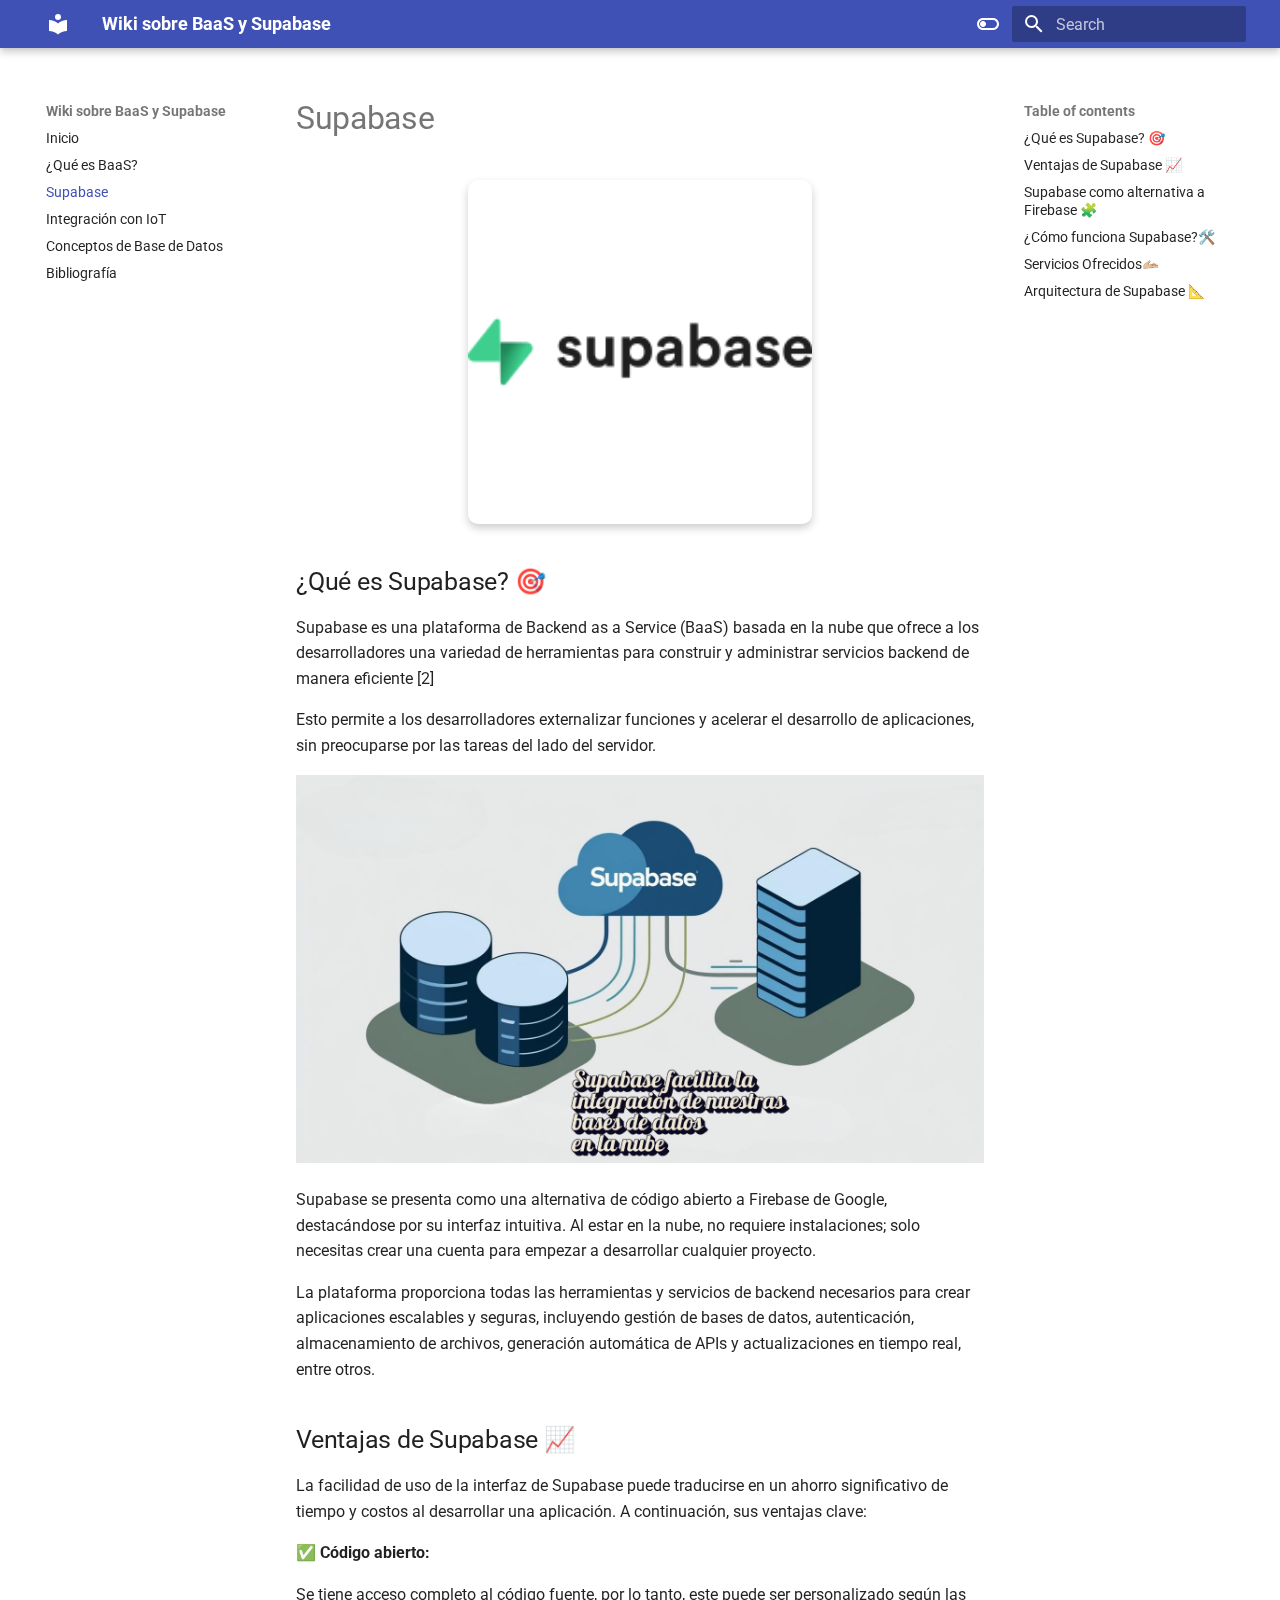
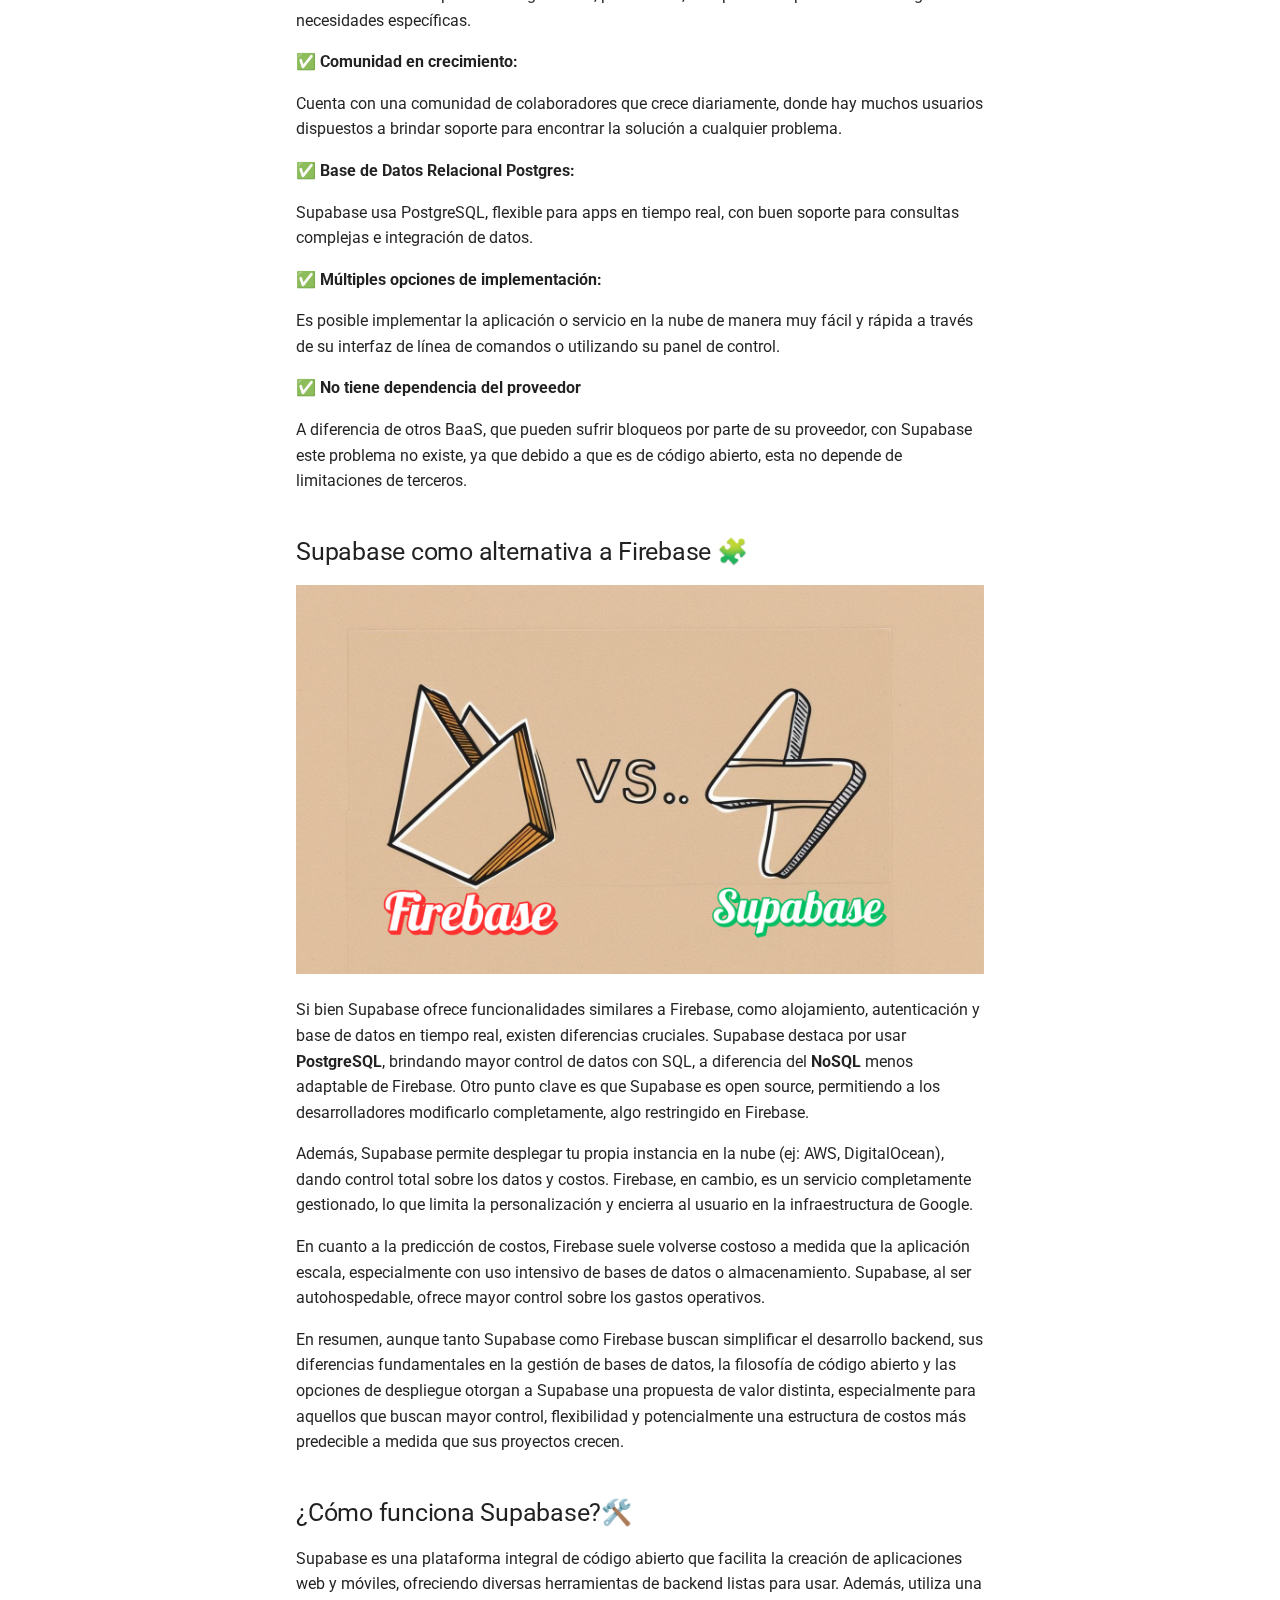
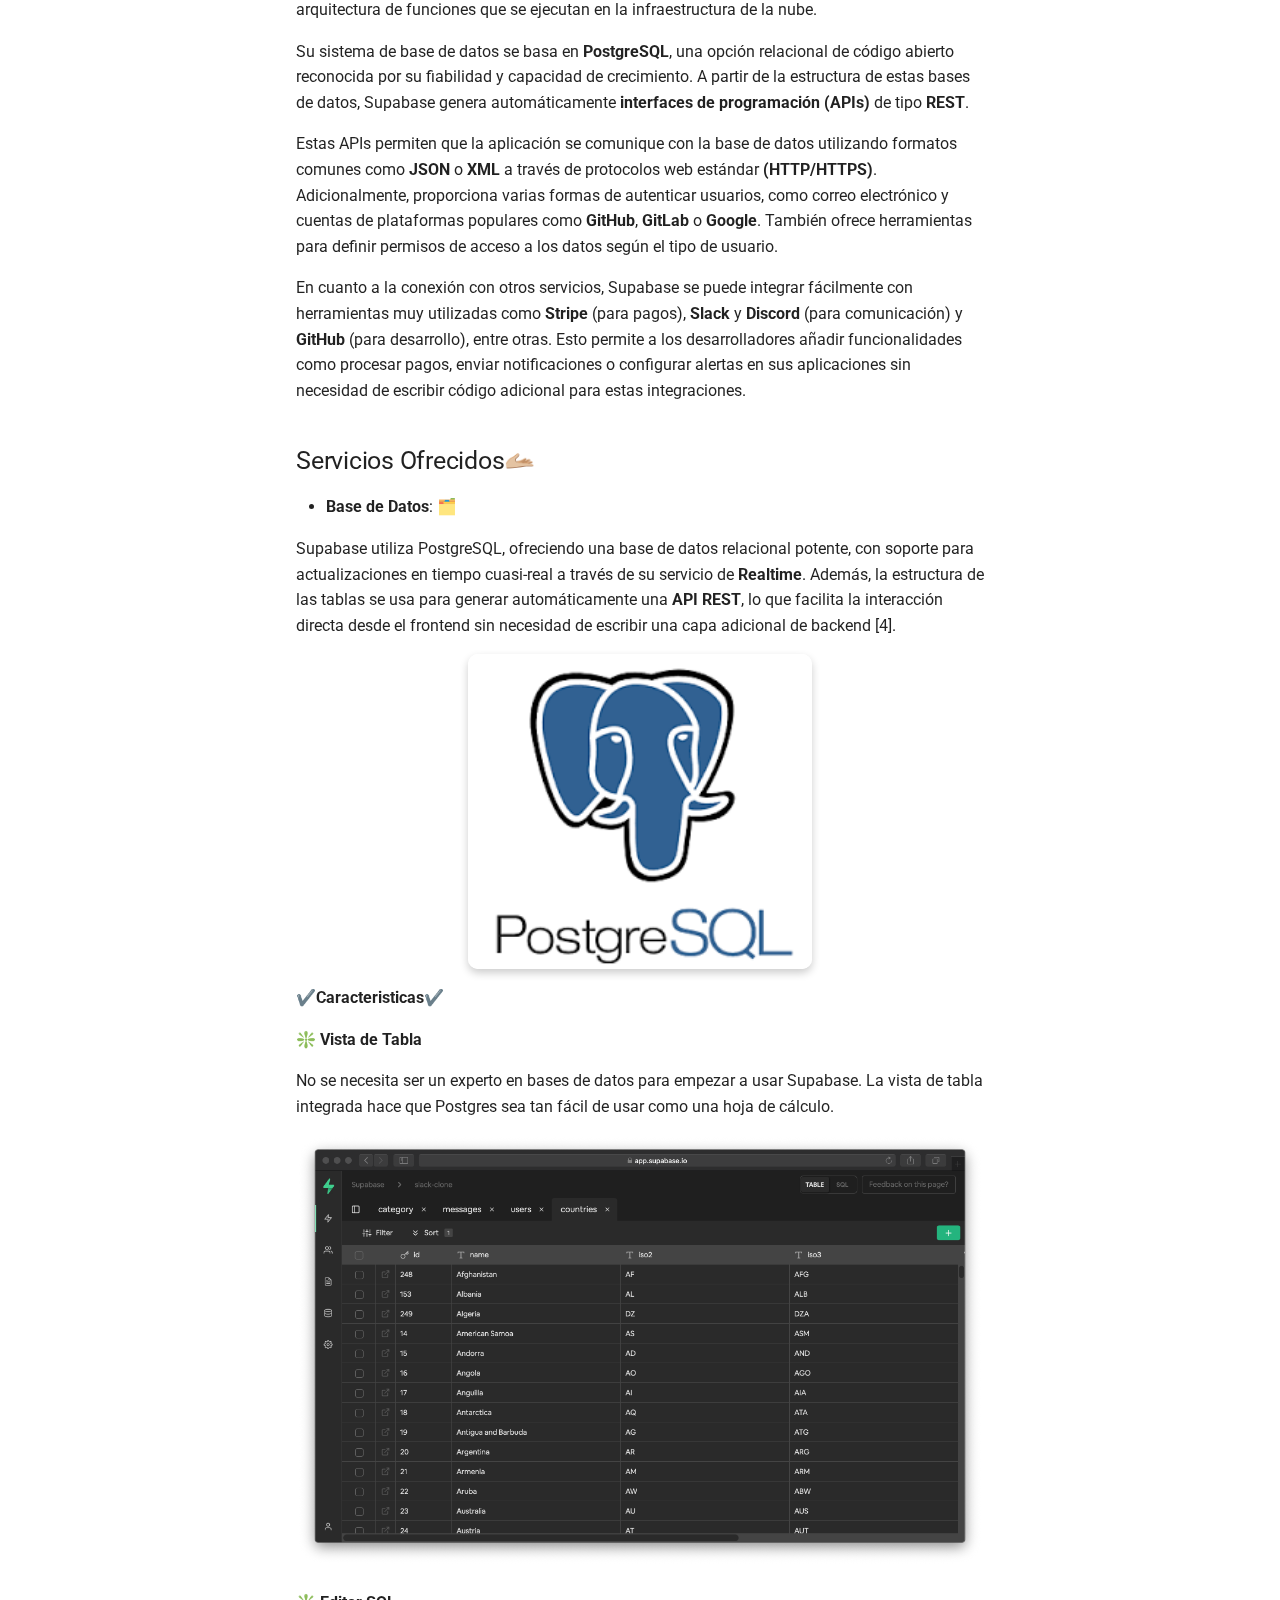
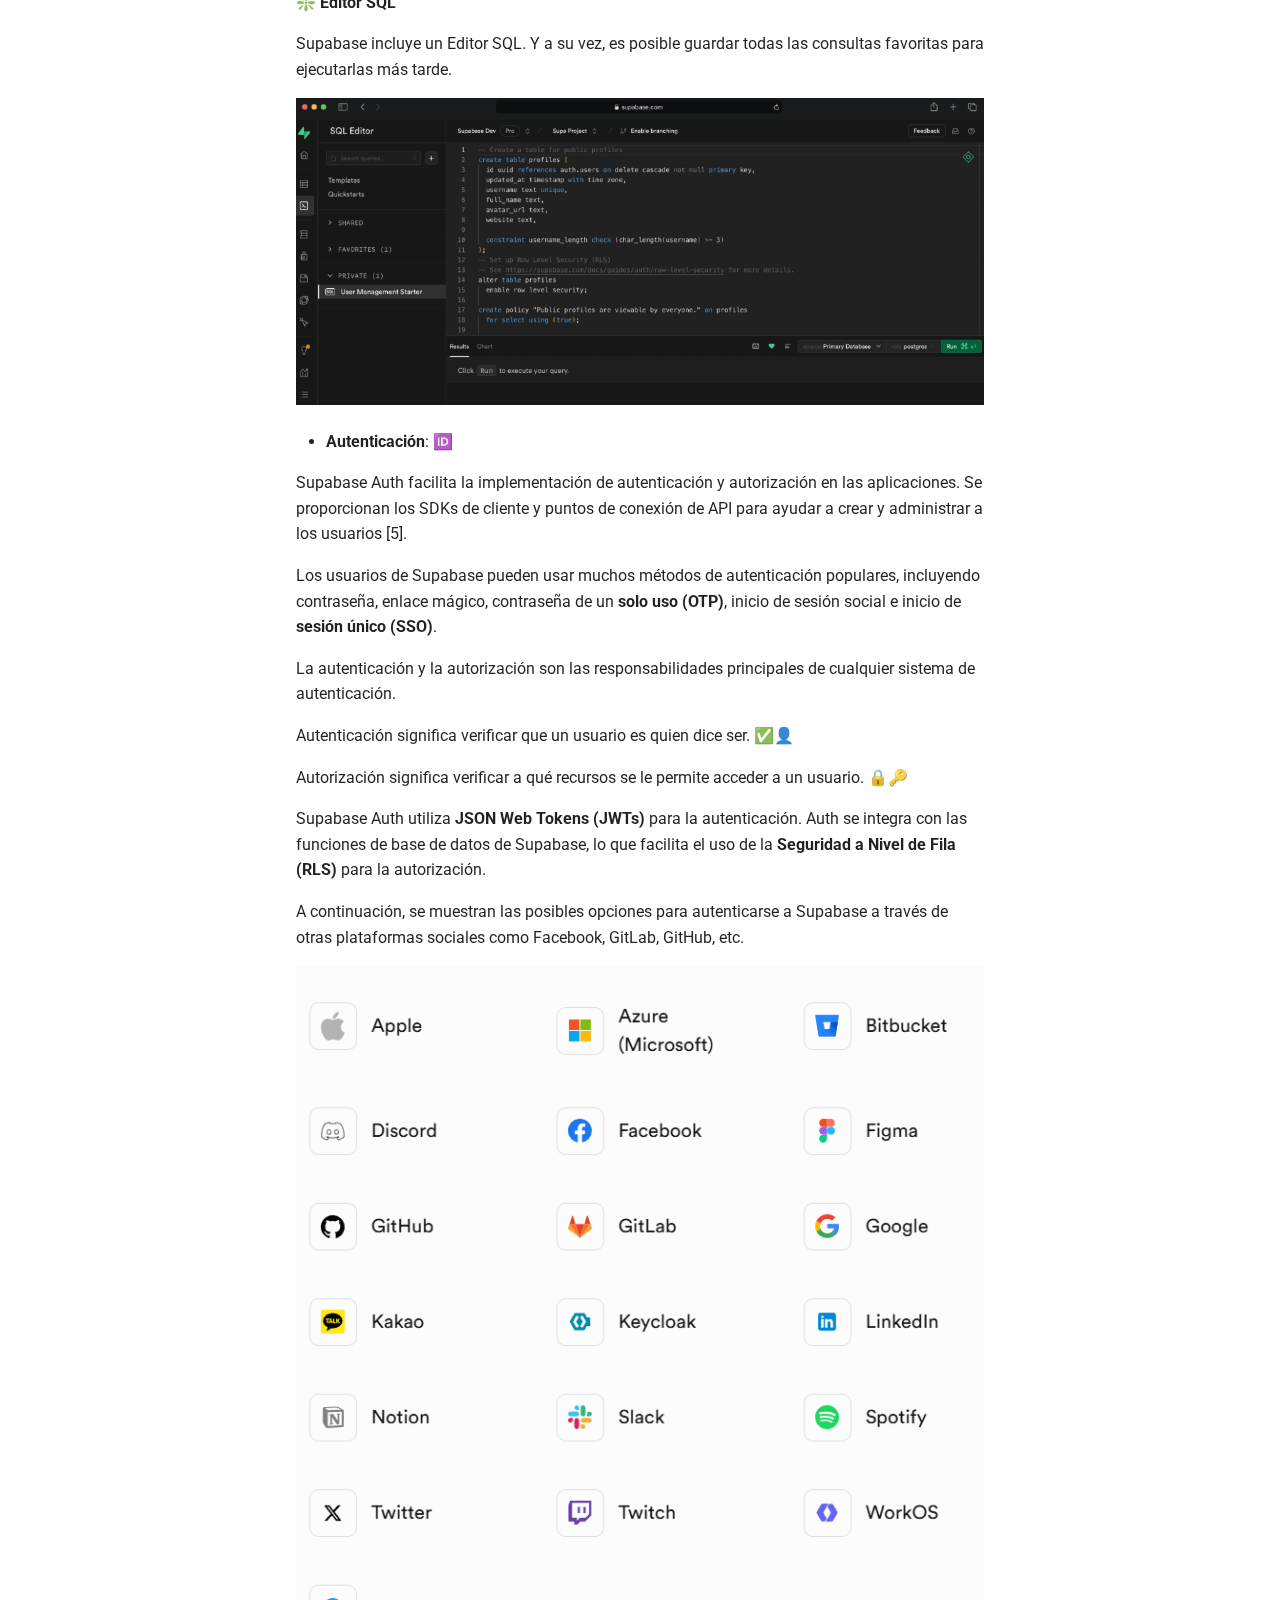
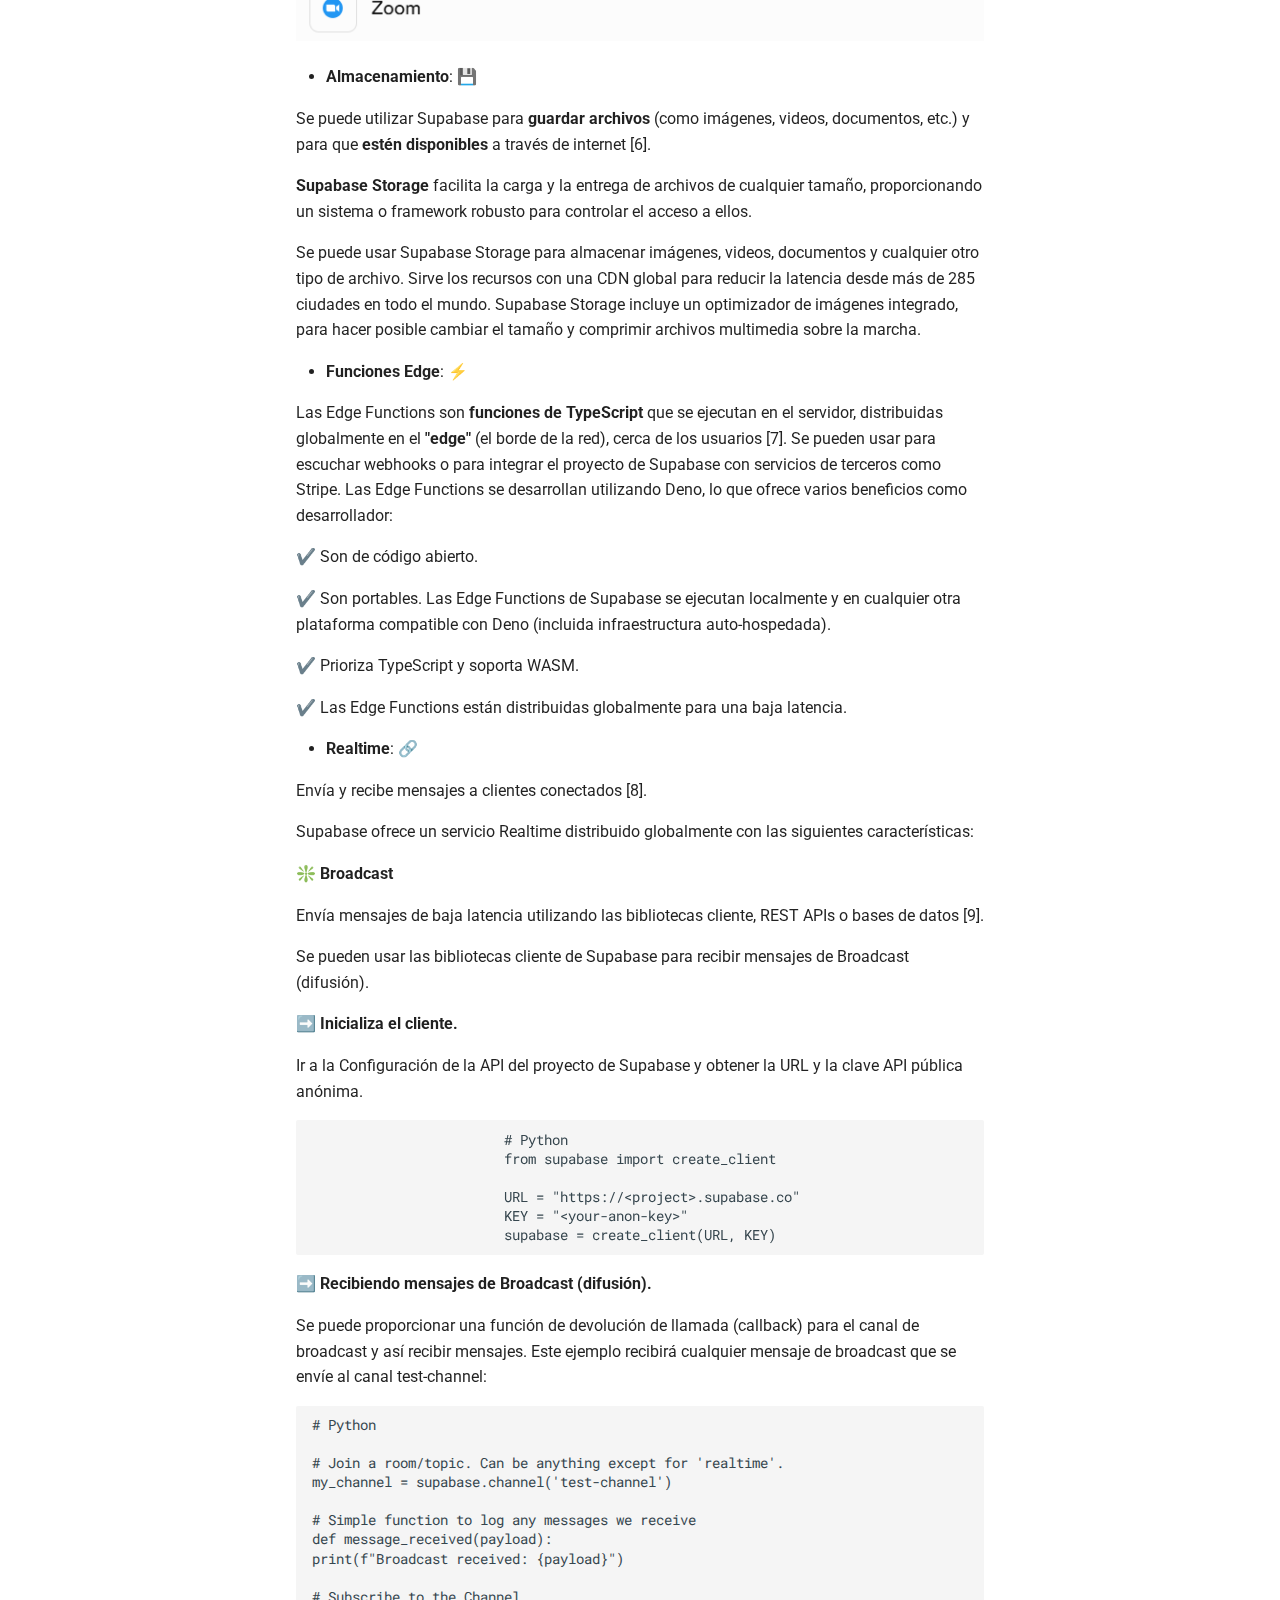
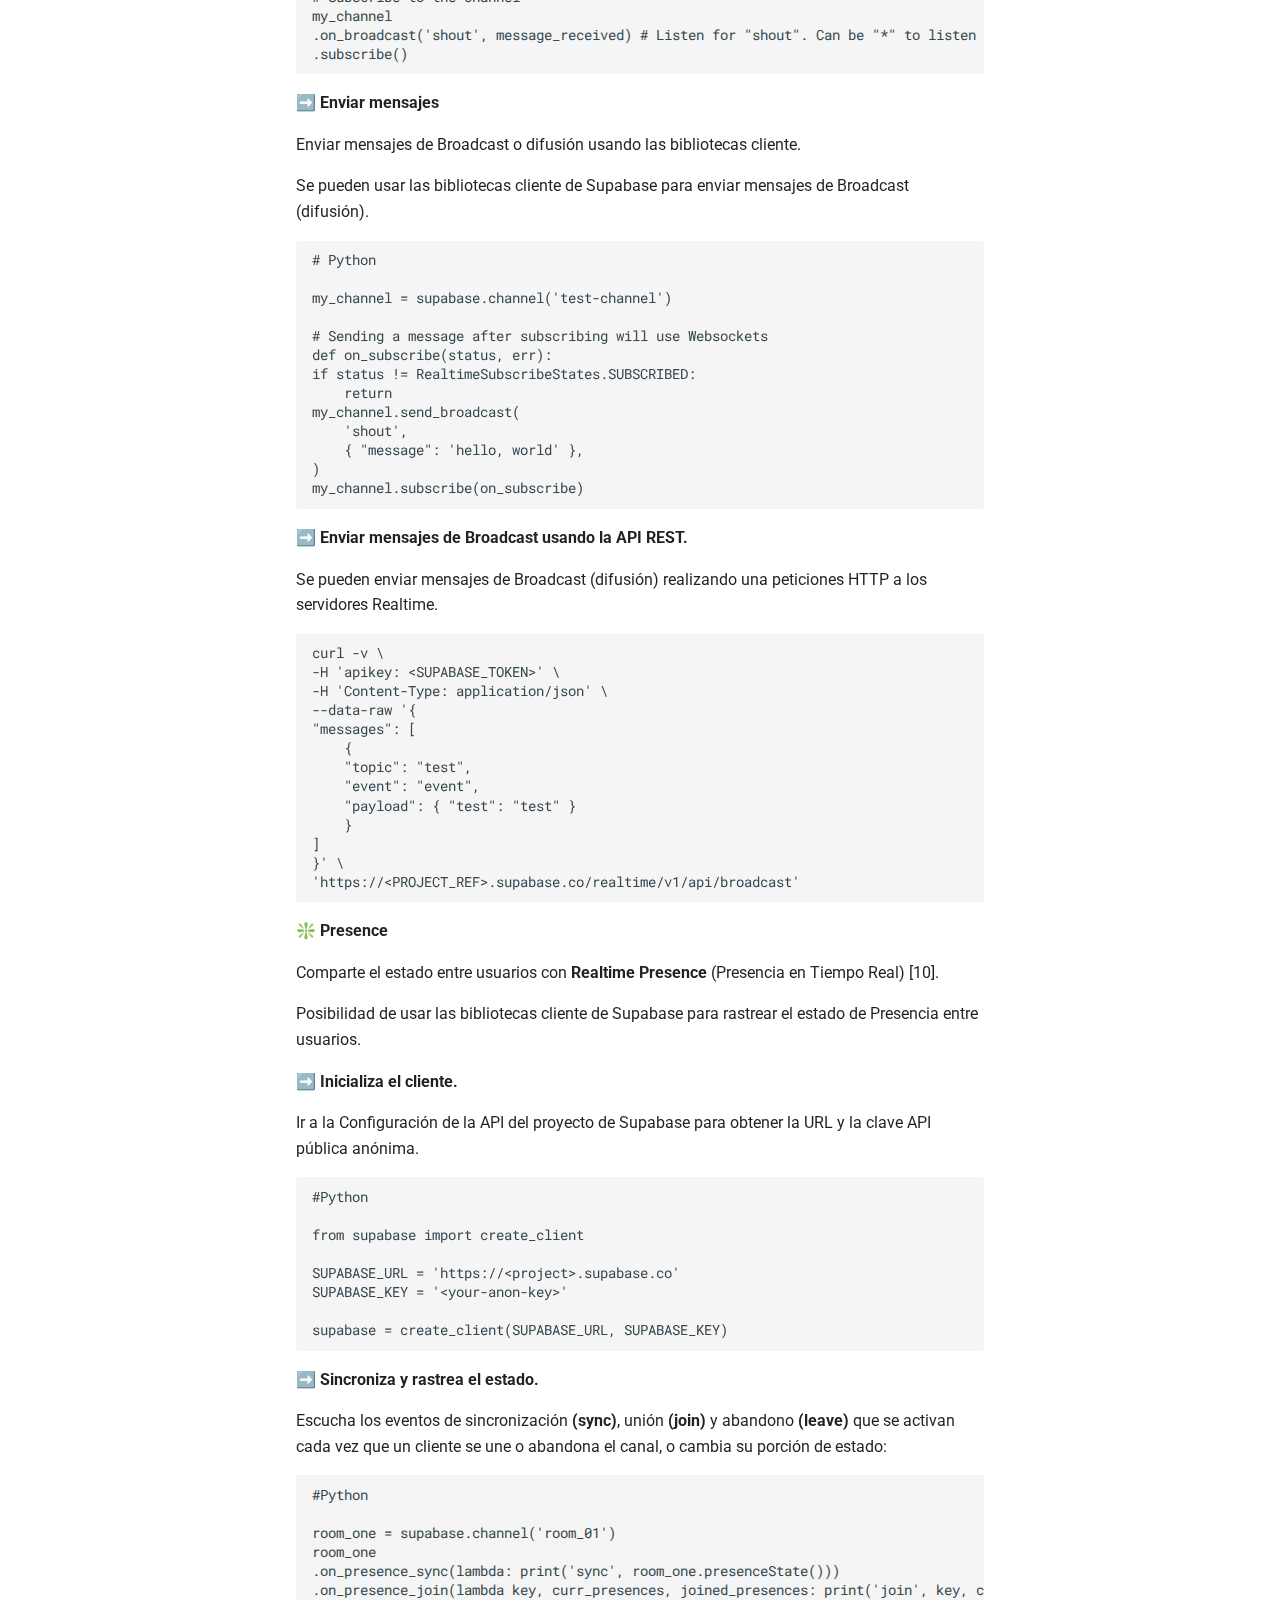
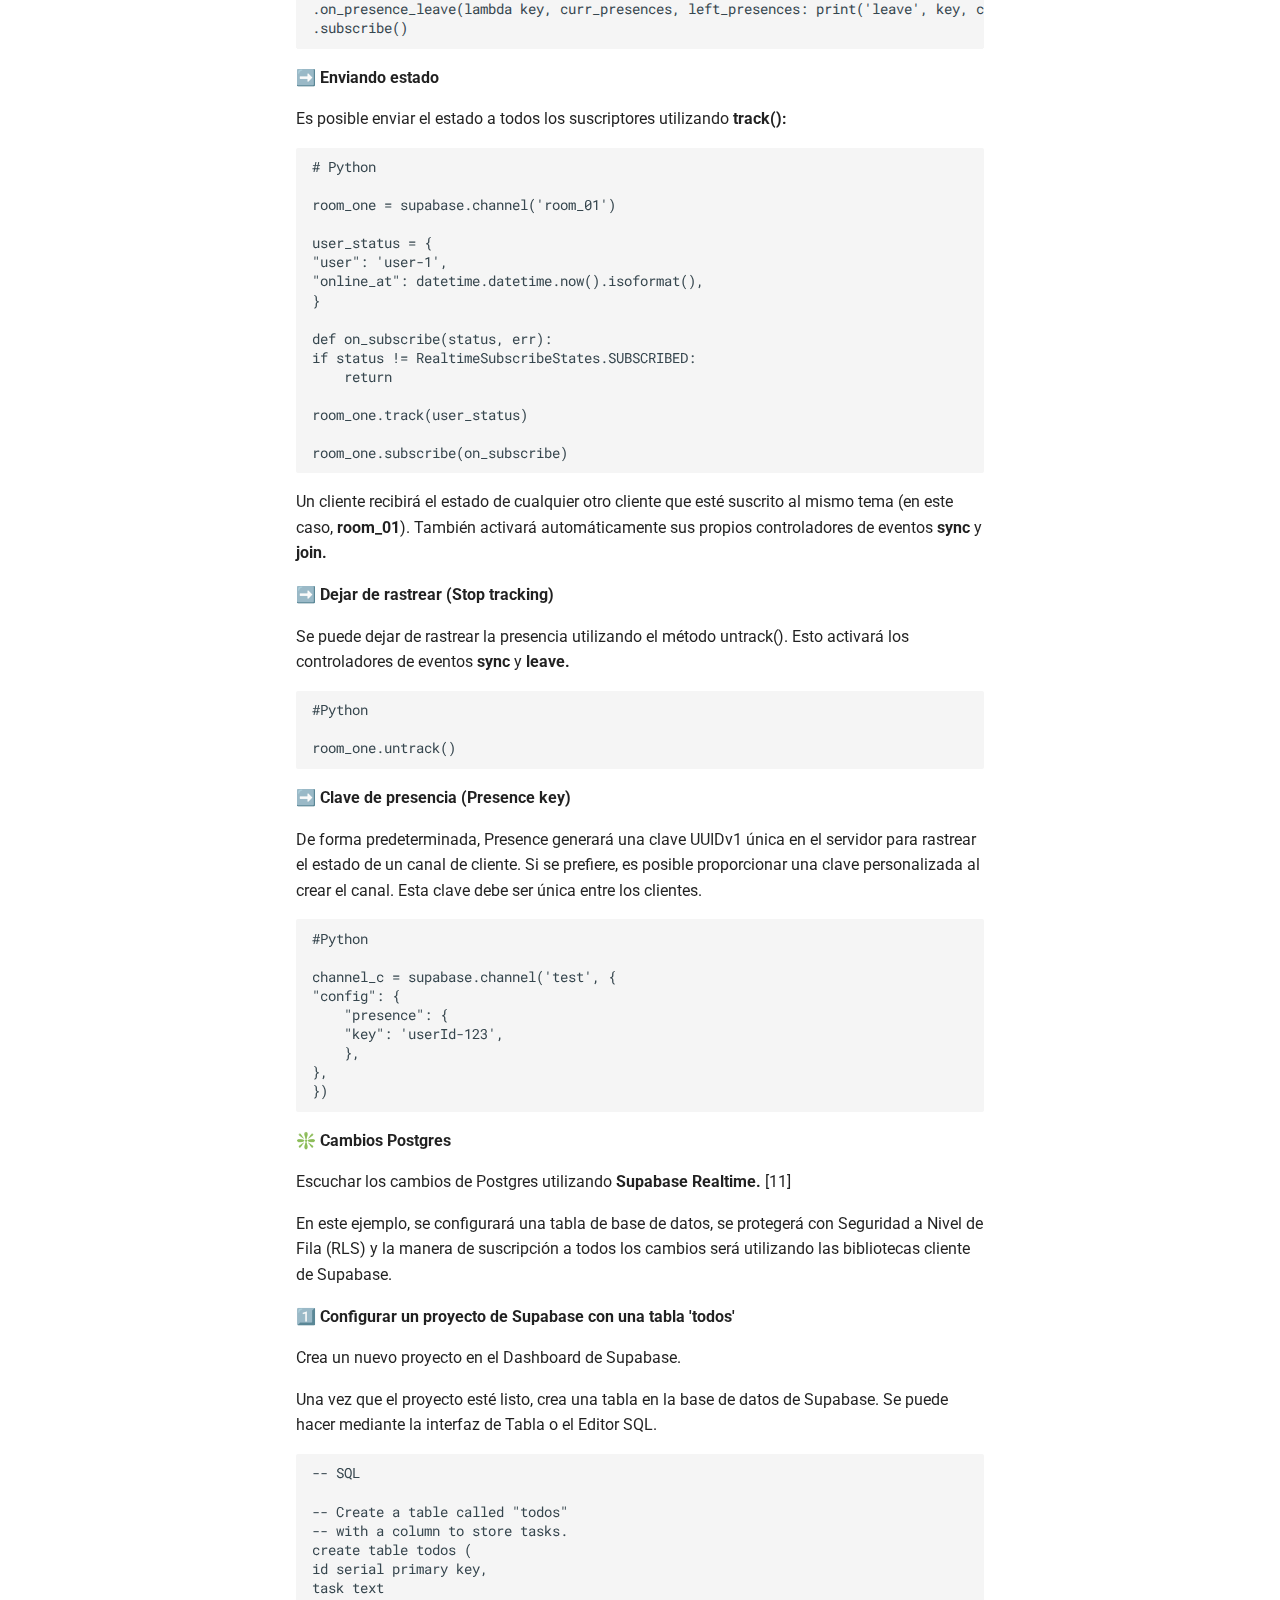
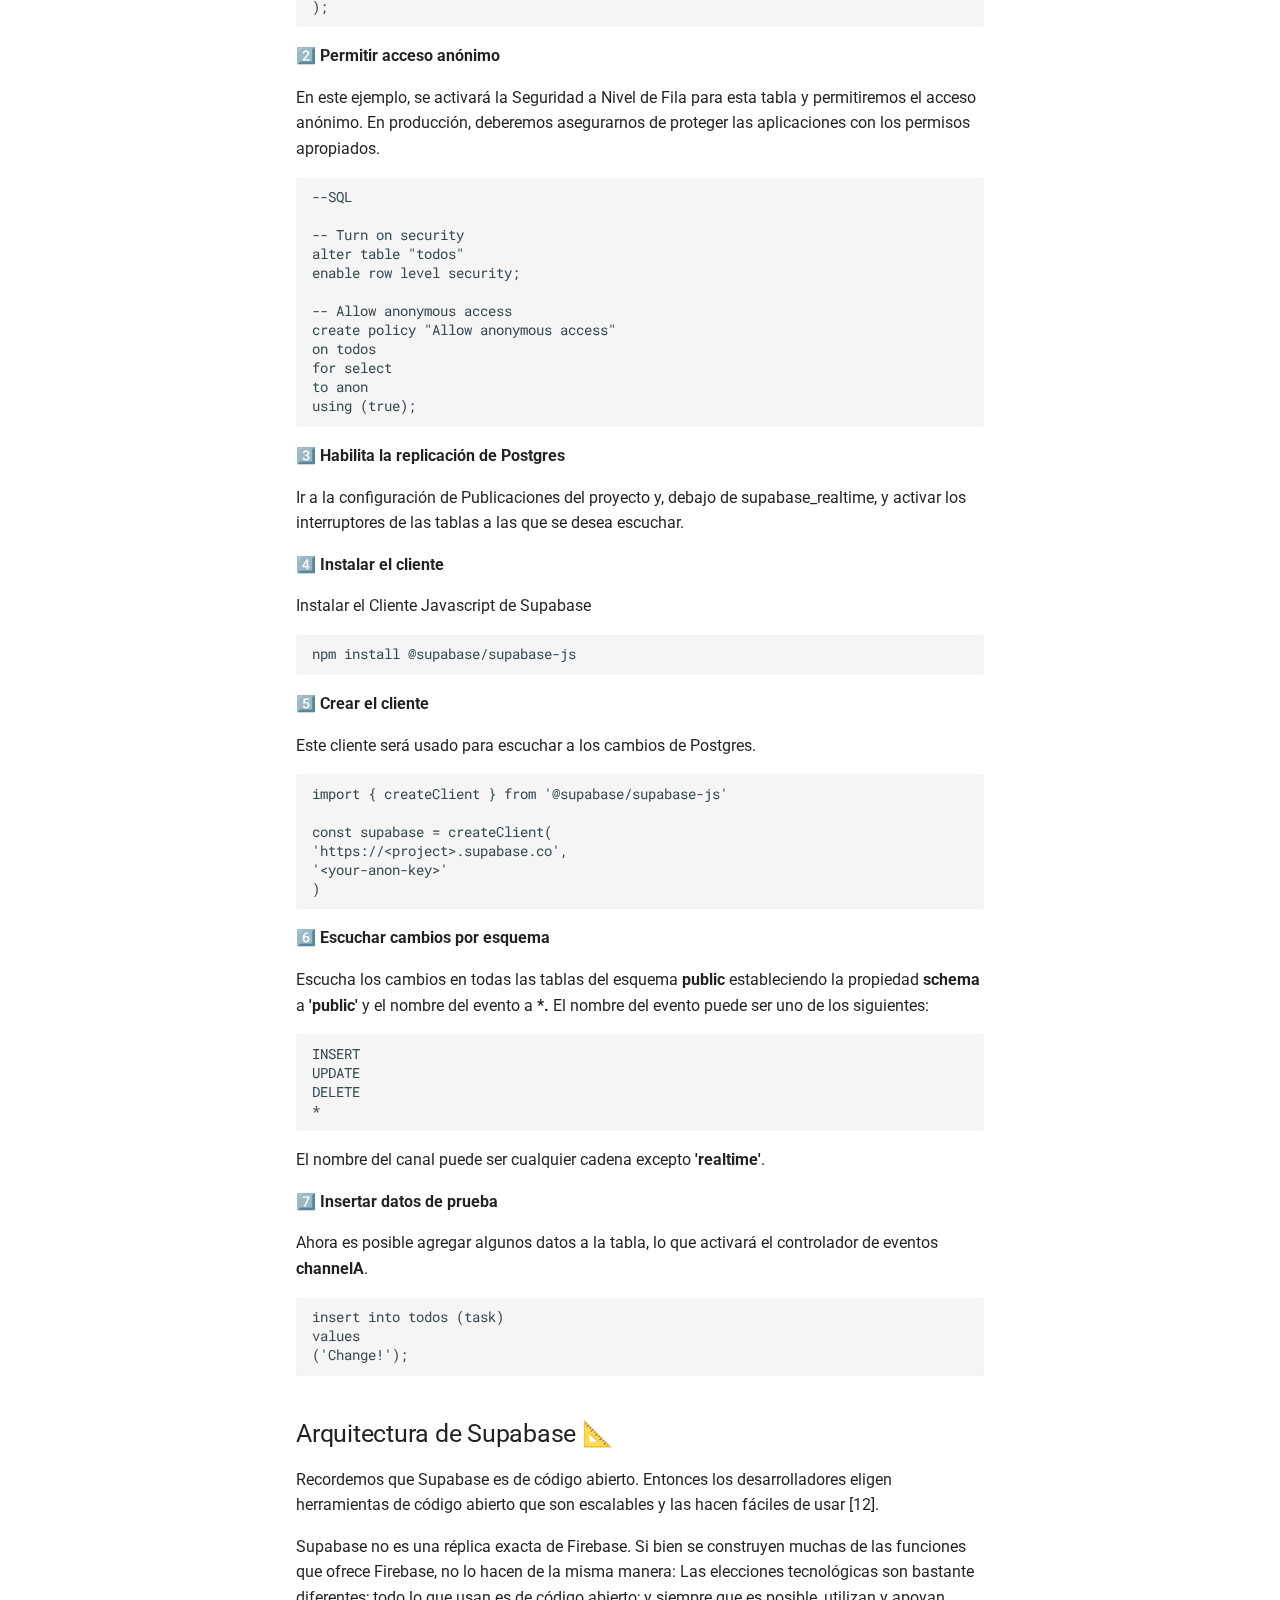
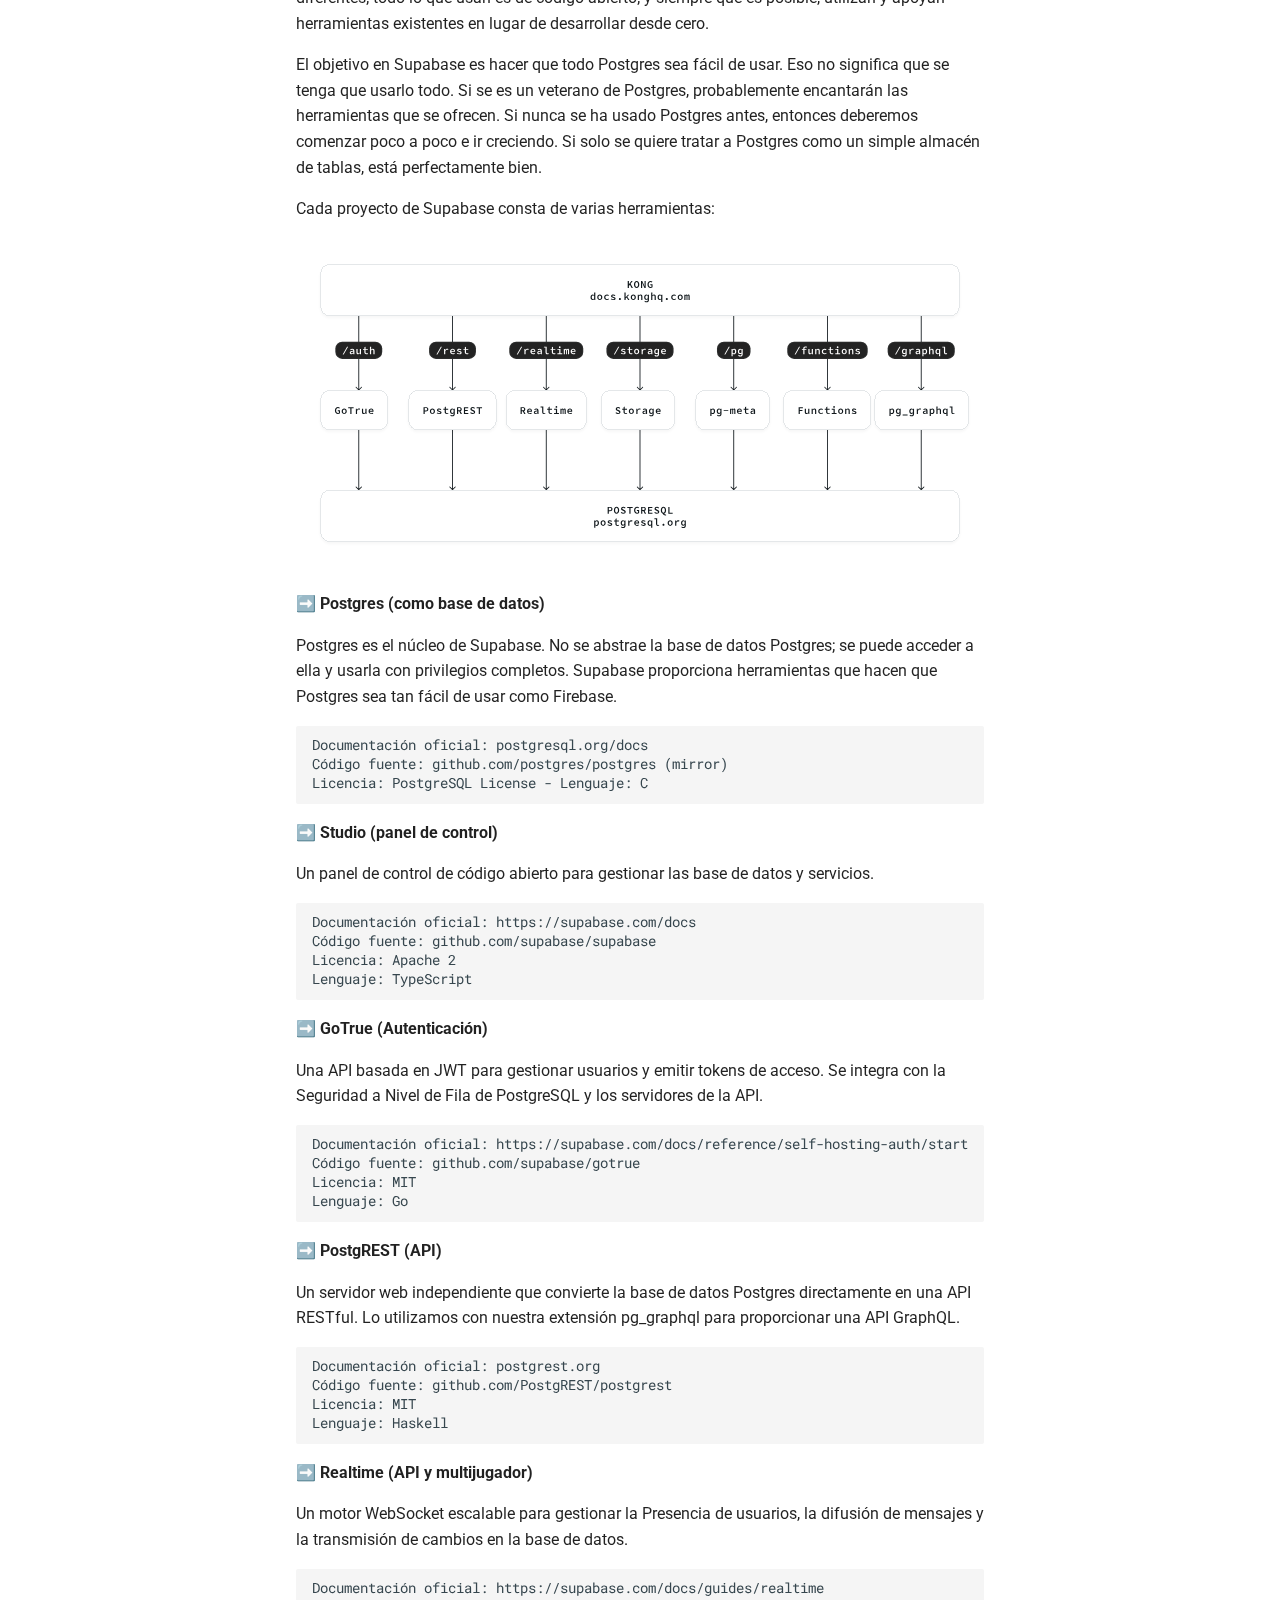
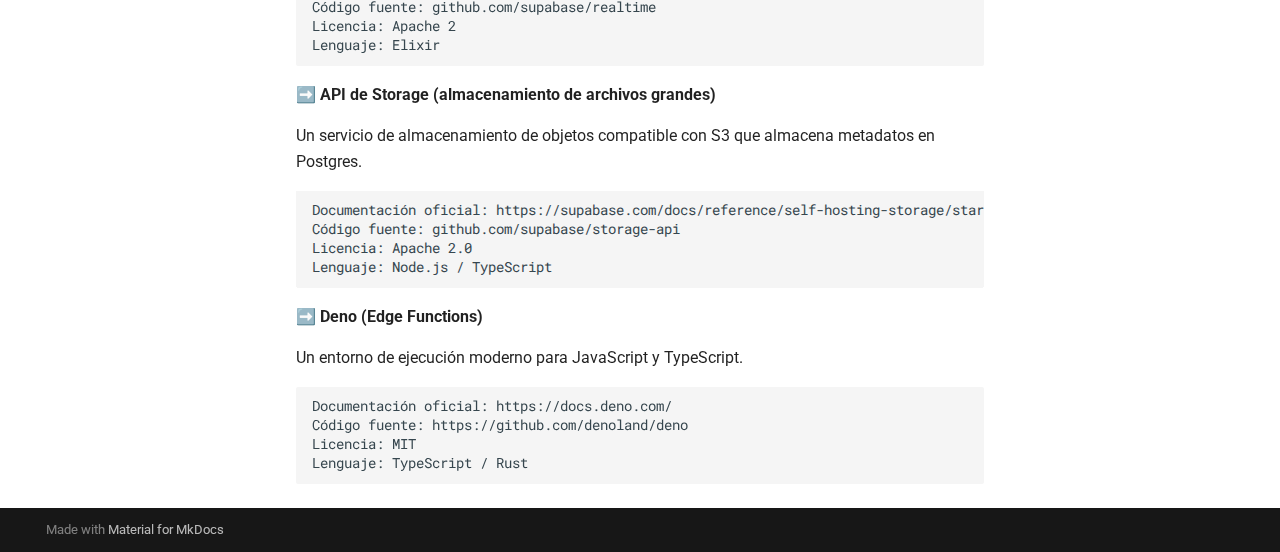
<file: supabase/index.html>
<!doctype html>
<html lang="en" class="no-js">
  <head>
    
      <meta charset="utf-8">
      <meta name="viewport" content="width=device-width,initial-scale=1">
      
      
      
      
        <link rel="prev" href="../baas/">
      
      
        <link rel="next" href="../iot_integration/">
      
      
      <link rel="icon" href="../assets/images/favicon.png">
      <meta name="generator" content="mkdocs-1.6.1, mkdocs-material-9.6.11">
    
    
      
        <title>Supabase - Wiki sobre BaaS y Supabase</title>
      
    
    
      <link rel="stylesheet" href="../assets/stylesheets/main.4af4bdda.min.css">
      
        
        <link rel="stylesheet" href="../assets/stylesheets/palette.06af60db.min.css">
      
      


    
    
      
    
    
      
        
        
        <link rel="preconnect" href="https://fonts.gstatic.com" crossorigin>
        <link rel="stylesheet" href="https://fonts.googleapis.com/css?family=Roboto:300,300i,400,400i,700,700i%7CRoboto+Mono:400,400i,700,700i&display=fallback">
        <style>:root{--md-text-font:"Roboto";--md-code-font:"Roboto Mono"}</style>
      
    
    
      <link rel="stylesheet" href="../css/custom.css">
    
    <script>__md_scope=new URL("..",location),__md_hash=e=>[...e].reduce(((e,_)=>(e<<5)-e+_.charCodeAt(0)),0),__md_get=(e,_=localStorage,t=__md_scope)=>JSON.parse(_.getItem(t.pathname+"."+e)),__md_set=(e,_,t=localStorage,a=__md_scope)=>{try{t.setItem(a.pathname+"."+e,JSON.stringify(_))}catch(e){}}</script>
    
      

    
    
    
  </head>
  
  
    
    
      
    
    
    
    
    <body dir="ltr" data-md-color-scheme="default" data-md-color-primary="indigo" data-md-color-accent="indigo">
  
    
    <input class="md-toggle" data-md-toggle="drawer" type="checkbox" id="__drawer" autocomplete="off">
    <input class="md-toggle" data-md-toggle="search" type="checkbox" id="__search" autocomplete="off">
    <label class="md-overlay" for="__drawer"></label>
    <div data-md-component="skip">
      
        
        <a href="#supabase" class="md-skip">
          Skip to content
        </a>
      
    </div>
    <div data-md-component="announce">
      
    </div>
    
    
      

  

<header class="md-header md-header--shadow" data-md-component="header">
  <nav class="md-header__inner md-grid" aria-label="Header">
    <a href=".." title="Wiki sobre BaaS y Supabase" class="md-header__button md-logo" aria-label="Wiki sobre BaaS y Supabase" data-md-component="logo">
      
  
  <svg xmlns="http://www.w3.org/2000/svg" viewBox="0 0 24 24"><path d="M12 8a3 3 0 0 0 3-3 3 3 0 0 0-3-3 3 3 0 0 0-3 3 3 3 0 0 0 3 3m0 3.54C9.64 9.35 6.5 8 3 8v11c3.5 0 6.64 1.35 9 3.54 2.36-2.19 5.5-3.54 9-3.54V8c-3.5 0-6.64 1.35-9 3.54"/></svg>

    </a>
    <label class="md-header__button md-icon" for="__drawer">
      
      <svg xmlns="http://www.w3.org/2000/svg" viewBox="0 0 24 24"><path d="M3 6h18v2H3zm0 5h18v2H3zm0 5h18v2H3z"/></svg>
    </label>
    <div class="md-header__title" data-md-component="header-title">
      <div class="md-header__ellipsis">
        <div class="md-header__topic">
          <span class="md-ellipsis">
            Wiki sobre BaaS y Supabase
          </span>
        </div>
        <div class="md-header__topic" data-md-component="header-topic">
          <span class="md-ellipsis">
            
              Supabase
            
          </span>
        </div>
      </div>
    </div>
    
      
        <form class="md-header__option" data-md-component="palette">
  
    
    
    
    <input class="md-option" data-md-color-media="" data-md-color-scheme="default" data-md-color-primary="indigo" data-md-color-accent="indigo"  aria-label="Switch to dark mode"  type="radio" name="__palette" id="__palette_0">
    
      <label class="md-header__button md-icon" title="Switch to dark mode" for="__palette_1" hidden>
        <svg xmlns="http://www.w3.org/2000/svg" viewBox="0 0 24 24"><path d="M17 6H7c-3.31 0-6 2.69-6 6s2.69 6 6 6h10c3.31 0 6-2.69 6-6s-2.69-6-6-6m0 10H7c-2.21 0-4-1.79-4-4s1.79-4 4-4h10c2.21 0 4 1.79 4 4s-1.79 4-4 4M7 9c-1.66 0-3 1.34-3 3s1.34 3 3 3 3-1.34 3-3-1.34-3-3-3"/></svg>
      </label>
    
  
    
    
    
    <input class="md-option" data-md-color-media="" data-md-color-scheme="slate" data-md-color-primary="indigo" data-md-color-accent="indigo"  aria-label="Switch to light mode"  type="radio" name="__palette" id="__palette_1">
    
      <label class="md-header__button md-icon" title="Switch to light mode" for="__palette_0" hidden>
        <svg xmlns="http://www.w3.org/2000/svg" viewBox="0 0 24 24"><path d="M17 7H7a5 5 0 0 0-5 5 5 5 0 0 0 5 5h10a5 5 0 0 0 5-5 5 5 0 0 0-5-5m0 8a3 3 0 0 1-3-3 3 3 0 0 1 3-3 3 3 0 0 1 3 3 3 3 0 0 1-3 3"/></svg>
      </label>
    
  
</form>
      
    
    
      <script>var palette=__md_get("__palette");if(palette&&palette.color){if("(prefers-color-scheme)"===palette.color.media){var media=matchMedia("(prefers-color-scheme: light)"),input=document.querySelector(media.matches?"[data-md-color-media='(prefers-color-scheme: light)']":"[data-md-color-media='(prefers-color-scheme: dark)']");palette.color.media=input.getAttribute("data-md-color-media"),palette.color.scheme=input.getAttribute("data-md-color-scheme"),palette.color.primary=input.getAttribute("data-md-color-primary"),palette.color.accent=input.getAttribute("data-md-color-accent")}for(var[key,value]of Object.entries(palette.color))document.body.setAttribute("data-md-color-"+key,value)}</script>
    
    
    
      
      
        <label class="md-header__button md-icon" for="__search">
          
          <svg xmlns="http://www.w3.org/2000/svg" viewBox="0 0 24 24"><path d="M9.5 3A6.5 6.5 0 0 1 16 9.5c0 1.61-.59 3.09-1.56 4.23l.27.27h.79l5 5-1.5 1.5-5-5v-.79l-.27-.27A6.52 6.52 0 0 1 9.5 16 6.5 6.5 0 0 1 3 9.5 6.5 6.5 0 0 1 9.5 3m0 2C7 5 5 7 5 9.5S7 14 9.5 14 14 12 14 9.5 12 5 9.5 5"/></svg>
        </label>
        <div class="md-search" data-md-component="search" role="dialog">
  <label class="md-search__overlay" for="__search"></label>
  <div class="md-search__inner" role="search">
    <form class="md-search__form" name="search">
      <input type="text" class="md-search__input" name="query" aria-label="Search" placeholder="Search" autocapitalize="off" autocorrect="off" autocomplete="off" spellcheck="false" data-md-component="search-query" required>
      <label class="md-search__icon md-icon" for="__search">
        
        <svg xmlns="http://www.w3.org/2000/svg" viewBox="0 0 24 24"><path d="M9.5 3A6.5 6.5 0 0 1 16 9.5c0 1.61-.59 3.09-1.56 4.23l.27.27h.79l5 5-1.5 1.5-5-5v-.79l-.27-.27A6.52 6.52 0 0 1 9.5 16 6.5 6.5 0 0 1 3 9.5 6.5 6.5 0 0 1 9.5 3m0 2C7 5 5 7 5 9.5S7 14 9.5 14 14 12 14 9.5 12 5 9.5 5"/></svg>
        
        <svg xmlns="http://www.w3.org/2000/svg" viewBox="0 0 24 24"><path d="M20 11v2H8l5.5 5.5-1.42 1.42L4.16 12l7.92-7.92L13.5 5.5 8 11z"/></svg>
      </label>
      <nav class="md-search__options" aria-label="Search">
        
        <button type="reset" class="md-search__icon md-icon" title="Clear" aria-label="Clear" tabindex="-1">
          
          <svg xmlns="http://www.w3.org/2000/svg" viewBox="0 0 24 24"><path d="M19 6.41 17.59 5 12 10.59 6.41 5 5 6.41 10.59 12 5 17.59 6.41 19 12 13.41 17.59 19 19 17.59 13.41 12z"/></svg>
        </button>
      </nav>
      
        <div class="md-search__suggest" data-md-component="search-suggest"></div>
      
    </form>
    <div class="md-search__output">
      <div class="md-search__scrollwrap" tabindex="0" data-md-scrollfix>
        <div class="md-search-result" data-md-component="search-result">
          <div class="md-search-result__meta">
            Initializing search
          </div>
          <ol class="md-search-result__list" role="presentation"></ol>
        </div>
      </div>
    </div>
  </div>
</div>
      
    
    
  </nav>
  
</header>
    
    <div class="md-container" data-md-component="container">
      
      
        
          
        
      
      <main class="md-main" data-md-component="main">
        <div class="md-main__inner md-grid">
          
            
              
              <div class="md-sidebar md-sidebar--primary" data-md-component="sidebar" data-md-type="navigation" >
                <div class="md-sidebar__scrollwrap">
                  <div class="md-sidebar__inner">
                    



<nav class="md-nav md-nav--primary" aria-label="Navigation" data-md-level="0">
  <label class="md-nav__title" for="__drawer">
    <a href=".." title="Wiki sobre BaaS y Supabase" class="md-nav__button md-logo" aria-label="Wiki sobre BaaS y Supabase" data-md-component="logo">
      
  
  <svg xmlns="http://www.w3.org/2000/svg" viewBox="0 0 24 24"><path d="M12 8a3 3 0 0 0 3-3 3 3 0 0 0-3-3 3 3 0 0 0-3 3 3 3 0 0 0 3 3m0 3.54C9.64 9.35 6.5 8 3 8v11c3.5 0 6.64 1.35 9 3.54 2.36-2.19 5.5-3.54 9-3.54V8c-3.5 0-6.64 1.35-9 3.54"/></svg>

    </a>
    Wiki sobre BaaS y Supabase
  </label>
  
  <ul class="md-nav__list" data-md-scrollfix>
    
      
      
  
  
  
  
    <li class="md-nav__item">
      <a href=".." class="md-nav__link">
        
  
  
  <span class="md-ellipsis">
    Inicio
    
  </span>
  

      </a>
    </li>
  

    
      
      
  
  
  
  
    <li class="md-nav__item">
      <a href="../baas/" class="md-nav__link">
        
  
  
  <span class="md-ellipsis">
    ¿Qué es BaaS?
    
  </span>
  

      </a>
    </li>
  

    
      
      
  
  
    
  
  
  
    <li class="md-nav__item md-nav__item--active">
      
      <input class="md-nav__toggle md-toggle" type="checkbox" id="__toc">
      
      
        
      
      
        <label class="md-nav__link md-nav__link--active" for="__toc">
          
  
  
  <span class="md-ellipsis">
    Supabase
    
  </span>
  

          <span class="md-nav__icon md-icon"></span>
        </label>
      
      <a href="./" class="md-nav__link md-nav__link--active">
        
  
  
  <span class="md-ellipsis">
    Supabase
    
  </span>
  

      </a>
      
        

<nav class="md-nav md-nav--secondary" aria-label="Table of contents">
  
  
  
    
  
  
    <label class="md-nav__title" for="__toc">
      <span class="md-nav__icon md-icon"></span>
      Table of contents
    </label>
    <ul class="md-nav__list" data-md-component="toc" data-md-scrollfix>
      
        <li class="md-nav__item">
  <a href="#que-es-supabase" class="md-nav__link">
    <span class="md-ellipsis">
      ¿Qué es Supabase? 🎯
    </span>
  </a>
  
</li>
      
        <li class="md-nav__item">
  <a href="#ventajas-de-supabase" class="md-nav__link">
    <span class="md-ellipsis">
      Ventajas de Supabase 📈
    </span>
  </a>
  
</li>
      
        <li class="md-nav__item">
  <a href="#supabase-como-alternativa-a-firebase" class="md-nav__link">
    <span class="md-ellipsis">
      Supabase como alternativa a Firebase 🧩
    </span>
  </a>
  
</li>
      
        <li class="md-nav__item">
  <a href="#como-funciona-supabase" class="md-nav__link">
    <span class="md-ellipsis">
      ¿Cómo funciona Supabase?🛠️
    </span>
  </a>
  
</li>
      
        <li class="md-nav__item">
  <a href="#servicios-ofrecidos" class="md-nav__link">
    <span class="md-ellipsis">
      Servicios Ofrecidos🫴🏼
    </span>
  </a>
  
</li>
      
        <li class="md-nav__item">
  <a href="#arquitectura-de-supabase" class="md-nav__link">
    <span class="md-ellipsis">
      Arquitectura de Supabase 📐
    </span>
  </a>
  
</li>
      
    </ul>
  
</nav>
      
    </li>
  

    
      
      
  
  
  
  
    <li class="md-nav__item">
      <a href="../iot_integration/" class="md-nav__link">
        
  
  
  <span class="md-ellipsis">
    Integración con IoT
    
  </span>
  

      </a>
    </li>
  

    
      
      
  
  
  
  
    <li class="md-nav__item">
      <a href="../database_concepts/" class="md-nav__link">
        
  
  
  <span class="md-ellipsis">
    Conceptos de Base de Datos
    
  </span>
  

      </a>
    </li>
  

    
      
      
  
  
  
  
    <li class="md-nav__item">
      <a href="../bibliography/" class="md-nav__link">
        
  
  
  <span class="md-ellipsis">
    Bibliografía
    
  </span>
  

      </a>
    </li>
  

    
  </ul>
</nav>
                  </div>
                </div>
              </div>
            
            
              
              <div class="md-sidebar md-sidebar--secondary" data-md-component="sidebar" data-md-type="toc" >
                <div class="md-sidebar__scrollwrap">
                  <div class="md-sidebar__inner">
                    

<nav class="md-nav md-nav--secondary" aria-label="Table of contents">
  
  
  
    
  
  
    <label class="md-nav__title" for="__toc">
      <span class="md-nav__icon md-icon"></span>
      Table of contents
    </label>
    <ul class="md-nav__list" data-md-component="toc" data-md-scrollfix>
      
        <li class="md-nav__item">
  <a href="#que-es-supabase" class="md-nav__link">
    <span class="md-ellipsis">
      ¿Qué es Supabase? 🎯
    </span>
  </a>
  
</li>
      
        <li class="md-nav__item">
  <a href="#ventajas-de-supabase" class="md-nav__link">
    <span class="md-ellipsis">
      Ventajas de Supabase 📈
    </span>
  </a>
  
</li>
      
        <li class="md-nav__item">
  <a href="#supabase-como-alternativa-a-firebase" class="md-nav__link">
    <span class="md-ellipsis">
      Supabase como alternativa a Firebase 🧩
    </span>
  </a>
  
</li>
      
        <li class="md-nav__item">
  <a href="#como-funciona-supabase" class="md-nav__link">
    <span class="md-ellipsis">
      ¿Cómo funciona Supabase?🛠️
    </span>
  </a>
  
</li>
      
        <li class="md-nav__item">
  <a href="#servicios-ofrecidos" class="md-nav__link">
    <span class="md-ellipsis">
      Servicios Ofrecidos🫴🏼
    </span>
  </a>
  
</li>
      
        <li class="md-nav__item">
  <a href="#arquitectura-de-supabase" class="md-nav__link">
    <span class="md-ellipsis">
      Arquitectura de Supabase 📐
    </span>
  </a>
  
</li>
      
    </ul>
  
</nav>
                  </div>
                </div>
              </div>
            
          
          
            <div class="md-content" data-md-component="content">
              <article class="md-content__inner md-typeset">
                
                  



<h1 id="supabase"><strong>Supabase</strong></h1>
<p><img alt="Supabase" class="center-image" src="../images/supabase.png" /></p>
<h2 id="que-es-supabase"><strong>¿Qué es Supabase?</strong> 🎯</h2>
<p>Supabase es una plataforma de Backend as a Service (BaaS) basada en la nube que ofrece a los desarrolladores una variedad de herramientas para construir y administrar servicios backend de manera eficiente [2]</p>
<p>Esto permite a los desarrolladores externalizar funciones y acelerar el desarrollo de aplicaciones, sin preocuparse por las tareas del lado del servidor.</p>
<p><img alt="Supabase" src="../images/supabasecanva.png" /></p>
<p>Supabase se presenta como una alternativa de código abierto a Firebase de Google, destacándose por su interfaz intuitiva. Al estar en la nube, no requiere instalaciones; solo necesitas crear una cuenta para empezar a desarrollar cualquier proyecto.</p>
<p>La plataforma proporciona todas las herramientas y servicios de backend necesarios para crear aplicaciones escalables y seguras, incluyendo gestión de bases de datos, autenticación, almacenamiento de archivos, generación automática de APIs y actualizaciones en tiempo real, entre otros.</p>
<h2 id="ventajas-de-supabase"><strong>Ventajas de Supabase</strong> 📈</h2>
<p>La facilidad de uso de la interfaz de Supabase puede traducirse en un ahorro significativo de tiempo y costos al desarrollar una aplicación. A continuación, sus ventajas clave:</p>
<p>✅ <strong>Código abierto:</strong></p>
<p>Se tiene acceso completo al código fuente, por lo tanto, este puede ser personalizado según las necesidades específicas. </p>
<p>✅ <strong>Comunidad en crecimiento:</strong> </p>
<p>Cuenta con una comunidad de colaboradores que crece diariamente, donde hay muchos usuarios dispuestos a brindar soporte para encontrar la solución a cualquier problema.</p>
<p>✅ <strong>Base de Datos Relacional Postgres:</strong> </p>
<p>Supabase usa PostgreSQL, flexible para apps en tiempo real, con buen soporte para consultas complejas e integración de datos.</p>
<p>✅ <strong>Múltiples opciones de implementación:</strong> </p>
<p>Es posible implementar la aplicación o servicio en la nube de manera muy fácil y rápida a través de su interfaz de línea de comandos o utilizando su panel de control.</p>
<p>✅ <strong>No tiene dependencia del proveedor</strong> </p>
<p>A diferencia de otros BaaS, que pueden sufrir bloqueos por parte de su proveedor, con Supabase este problema no existe, ya que debido a que es de código abierto, esta no depende de limitaciones de terceros.</p>
<h2 id="supabase-como-alternativa-a-firebase"><strong>Supabase como alternativa a Firebase</strong> 🧩</h2>
<p><img alt="SupabasevsFirebase" src="../images/firevssupa.png" /></p>
<p>Si bien Supabase ofrece funcionalidades similares a Firebase, como alojamiento, autenticación y base de datos en tiempo real, existen diferencias cruciales. Supabase destaca por usar <strong>PostgreSQL</strong>, brindando mayor control de datos con SQL, a diferencia del <strong>NoSQL</strong> menos adaptable de Firebase. Otro punto clave es que Supabase es open source, permitiendo a los desarrolladores modificarlo completamente, algo restringido en Firebase.</p>
<p>Además, Supabase permite desplegar tu propia instancia en la nube (ej: AWS, DigitalOcean), dando control total sobre los datos y costos. Firebase, en cambio, es un servicio completamente gestionado, lo que limita la personalización y encierra al usuario en la infraestructura de Google.</p>
<p>En cuanto a la predicción de costos, Firebase suele volverse costoso a medida que la aplicación escala, especialmente con uso intensivo de bases de datos o almacenamiento. Supabase, al ser autohospedable, ofrece mayor control sobre los gastos operativos. </p>
<p>En resumen, aunque tanto Supabase como Firebase buscan simplificar el desarrollo backend, sus diferencias fundamentales en la gestión de bases de datos, la filosofía de código abierto y las opciones de despliegue otorgan a Supabase una propuesta de valor distinta, especialmente para aquellos que buscan mayor control, flexibilidad y potencialmente una estructura de costos más predecible a medida que sus proyectos crecen.</p>
<h2 id="como-funciona-supabase"><strong>¿Cómo funciona Supabase?</strong>🛠️</h2>
<p>Supabase es una plataforma integral de código abierto que facilita la creación de aplicaciones web y móviles, ofreciendo diversas herramientas de backend listas para usar. Además, utiliza una arquitectura de funciones que se ejecutan en la infraestructura de la nube.</p>
<p>Su sistema de base de datos se basa en <strong>PostgreSQL</strong>, una opción relacional de código abierto reconocida por su fiabilidad y capacidad de crecimiento. A partir de la estructura de estas bases de datos, Supabase genera automáticamente <strong>interfaces de programación (APIs)</strong> de tipo <strong>REST</strong>.</p>
<p>Estas APIs permiten que la aplicación se comunique con la base de datos utilizando formatos comunes como <strong>JSON</strong> o <strong>XML</strong> a través de protocolos web estándar <strong>(HTTP/HTTPS)</strong>. Adicionalmente, proporciona varias formas de autenticar usuarios, como correo electrónico y cuentas de plataformas populares como <strong>GitHub</strong>, <strong>GitLab</strong> o <strong>Google</strong>. También ofrece herramientas para definir permisos de acceso a los datos según el tipo de usuario.</p>
<p>En cuanto a la conexión con otros servicios, Supabase se puede integrar fácilmente con herramientas muy utilizadas como <strong>Stripe</strong> (para pagos), <strong>Slack</strong> y <strong>Discord</strong> (para comunicación) y <strong>GitHub</strong> (para desarrollo), entre otras. Esto permite a los desarrolladores añadir funcionalidades como procesar pagos, enviar notificaciones o configurar alertas en sus aplicaciones sin necesidad de escribir código adicional para estas integraciones.</p>
<h2 id="servicios-ofrecidos"><strong>Servicios Ofrecidos</strong>🫴🏼</h2>
<ul>
<li><strong>Base de Datos</strong>: 🗂️</li>
</ul>
<p>Supabase utiliza PostgreSQL, ofreciendo una base de datos relacional potente, con soporte para actualizaciones en tiempo cuasi-real a través de su servicio de <strong>Realtime</strong>. Además, la estructura de las tablas se usa para generar automáticamente una <strong>API REST</strong>, lo que facilita la interacción directa desde el frontend sin necesidad de escribir una capa adicional de backend [4].</p>
<p><img alt="BasedeDatos" class="center-image" src="../images/sqlpostgre.png" /></p>
<p>✔️<strong>Caracteristicas</strong>✔️</p>
<p>❇️ <strong>Vista de Tabla</strong></p>
<p>No se necesita ser un experto en bases de datos para empezar a usar Supabase. La vista de tabla integrada hace que Postgres sea tan fácil de usar como una hoja de cálculo.</p>
<p><img alt="VistadeTabla" src="../images/table-view.png" /></p>
<p>❇️ <strong>Editor SQL</strong></p>
<p>Supabase incluye un Editor SQL. Y a su vez, es posible guardar todas las consultas favoritas para ejecutarlas más tarde.</p>
<p><img alt="EditorSQL" src="../images/sqleditorsupab.png" /></p>
<ul>
<li><strong>Autenticación</strong>: 🆔</li>
</ul>
<p>Supabase Auth facilita la implementación de autenticación y autorización en las aplicaciones. 
Se proporcionan los SDKs de cliente y puntos de conexión de API para ayudar a crear y administrar a los usuarios [5].</p>
<p>Los usuarios de Supabase pueden usar muchos métodos de autenticación populares, incluyendo contraseña, enlace mágico, contraseña de un <strong>solo uso (OTP)</strong>, inicio de sesión social e inicio de <strong>sesión único (SSO)</strong>.</p>
<p>La autenticación y la autorización son las responsabilidades principales de cualquier sistema de autenticación.</p>
<p>Autenticación significa verificar que un usuario es quien dice ser. ✅👤</p>
<p>Autorización significa verificar a qué recursos se le permite acceder a un usuario. 🔒🔑</p>
<p>Supabase Auth utiliza <strong>JSON Web Tokens (JWTs)</strong> para la autenticación. Auth se integra con las funciones de base de datos de Supabase, lo que facilita el uso de la <strong>Seguridad a Nivel de Fila (RLS)</strong> para la autorización.</p>
<p>A continuación, se muestran las posibles opciones para autenticarse a Supabase a través de otras plataformas sociales como Facebook, GitLab, GitHub, etc.</p>
<p><img alt="Auth" src="../images/auth.png" />     </p>
<ul>
<li><strong>Almacenamiento</strong>: 💾</li>
</ul>
<p>Se puede utilizar Supabase para <strong>guardar  archivos</strong> (como imágenes, videos, documentos, etc.) y para que <strong>estén disponibles</strong> a través de internet [6].</p>
<p><strong>Supabase Storage</strong> facilita la carga y la entrega de archivos de cualquier tamaño, proporcionando un sistema o framework robusto para controlar el acceso a ellos.</p>
<p>Se puede usar Supabase Storage para almacenar imágenes, videos, documentos y cualquier otro tipo de archivo. Sirve los recursos con una CDN global para reducir la latencia desde más de 285 ciudades en todo el mundo. Supabase Storage incluye un optimizador de imágenes integrado, para hacer posible cambiar el tamaño y comprimir archivos multimedia sobre la marcha.</p>
<ul>
<li><strong>Funciones Edge</strong>: ⚡️</li>
</ul>
<p>Las Edge Functions son <strong>funciones de TypeScript</strong> que se ejecutan en el servidor, distribuidas globalmente en el <strong>"edge"</strong> (el borde de la red), cerca de los usuarios [7]. Se pueden usar para escuchar webhooks o para integrar el proyecto de Supabase con servicios de terceros como Stripe. Las Edge Functions se desarrollan utilizando Deno, lo que ofrece varios beneficios como desarrollador:</p>
<p>✔️ Son de código abierto.</p>
<p>✔️ Son portables. Las Edge Functions de Supabase se ejecutan localmente y en cualquier otra plataforma compatible con Deno (incluida infraestructura auto-hospedada).</p>
<p>✔️ Prioriza TypeScript y soporta WASM.</p>
<p>✔️ Las Edge Functions están distribuidas globalmente para una baja latencia. </p>
<ul>
<li><strong>Realtime</strong>: 🔗</li>
</ul>
<p>Envía y recibe mensajes a clientes conectados [8].</p>
<p>Supabase ofrece un servicio Realtime distribuido globalmente con las siguientes características:</p>
<p>❇️ <strong>Broadcast</strong></p>
<p>Envía mensajes de baja latencia utilizando las bibliotecas cliente, REST APIs o bases de datos [9].</p>
<p>Se pueden usar las bibliotecas cliente de Supabase para recibir mensajes de Broadcast (difusión).</p>
<p>➡️ <strong>Inicializa el cliente.</strong></p>
<p>Ir a la Configuración de la API del proyecto de Supabase y obtener la URL y la clave API pública anónima.</p>
<pre><code>                        # Python
                        from supabase import create_client

                        URL = "https://&lt;project&gt;.supabase.co"
                        KEY = "&lt;your-anon-key&gt;"
                        supabase = create_client(URL, KEY)
</code></pre>
<p>➡️ <strong>Recibiendo mensajes de Broadcast (difusión).</strong></p>
<p>Se puede proporcionar una función de devolución de llamada (callback) para el canal de broadcast y así recibir mensajes. Este ejemplo recibirá cualquier mensaje de broadcast que se envíe al canal test-channel:</p>
<pre><code># Python

# Join a room/topic. Can be anything except for 'realtime'.
my_channel = supabase.channel('test-channel')

# Simple function to log any messages we receive
def message_received(payload):
print(f"Broadcast received: {payload}")

# Subscribe to the Channel
my_channel
.on_broadcast('shout', message_received) # Listen for "shout". Can be "*" to listen to all events
.subscribe()
</code></pre>
<p>➡️ <strong>Enviar mensajes</strong></p>
<p>Enviar mensajes de Broadcast o difusión usando las bibliotecas cliente.</p>
<p>Se pueden usar las bibliotecas cliente de Supabase para enviar mensajes de Broadcast (difusión).</p>
<pre><code># Python

my_channel = supabase.channel('test-channel')

# Sending a message after subscribing will use Websockets
def on_subscribe(status, err):
if status != RealtimeSubscribeStates.SUBSCRIBED:
    return
my_channel.send_broadcast(
    'shout',
    { "message": 'hello, world' },
)
my_channel.subscribe(on_subscribe)
</code></pre>
<p>➡️ <strong>Enviar mensajes de Broadcast usando la API REST.</strong></p>
<p>Se pueden enviar mensajes de Broadcast (difusión) realizando una peticiones HTTP a los servidores Realtime.</p>
<pre><code>curl -v \
-H 'apikey: &lt;SUPABASE_TOKEN&gt;' \
-H 'Content-Type: application/json' \
--data-raw '{
"messages": [
    {
    "topic": "test",
    "event": "event",
    "payload": { "test": "test" }
    }
]
}' \
'https://&lt;PROJECT_REF&gt;.supabase.co/realtime/v1/api/broadcast'
</code></pre>
<p>❇️ <strong>Presence</strong></p>
<p>Comparte el estado entre usuarios con <strong>Realtime Presence</strong> (Presencia en Tiempo Real) [10].</p>
<p>Posibilidad de usar las bibliotecas cliente de Supabase para rastrear el estado de Presencia entre usuarios. </p>
<p>➡️ <strong>Inicializa el cliente.</strong></p>
<p>Ir a la Configuración de la API del proyecto de Supabase para obtener la URL y la clave API pública anónima.</p>
<pre><code>#Python

from supabase import create_client

SUPABASE_URL = 'https://&lt;project&gt;.supabase.co'
SUPABASE_KEY = '&lt;your-anon-key&gt;'

supabase = create_client(SUPABASE_URL, SUPABASE_KEY)
</code></pre>
<p>➡️ <strong>Sincroniza y rastrea el estado.</strong></p>
<p>Escucha los eventos de sincronización <strong>(sync)</strong>, unión <strong>(join)</strong> y abandono <strong>(leave)</strong> que se activan cada vez que un cliente se une o abandona el canal, o cambia su porción de estado:</p>
<pre><code>#Python

room_one = supabase.channel('room_01')
room_one
.on_presence_sync(lambda: print('sync', room_one.presenceState()))
.on_presence_join(lambda key, curr_presences, joined_presences: print('join', key, curr_presences, joined_presences))
.on_presence_leave(lambda key, curr_presences, left_presences: print('leave', key, curr_presences, left_presences))
.subscribe()
</code></pre>
<p>➡️ <strong>Enviando estado</strong></p>
<p>Es posible enviar el estado a todos los suscriptores utilizando <strong>track():</strong></p>
<pre><code># Python

room_one = supabase.channel('room_01')

user_status = {
"user": 'user-1',
"online_at": datetime.datetime.now().isoformat(),
}

def on_subscribe(status, err):
if status != RealtimeSubscribeStates.SUBSCRIBED:
    return

room_one.track(user_status)

room_one.subscribe(on_subscribe)
</code></pre>
<p>Un cliente recibirá el estado de cualquier otro cliente que esté suscrito al mismo tema (en este caso, <strong>room_01</strong>). También activará automáticamente sus propios controladores de eventos <strong>sync</strong> y <strong>join.</strong></p>
<p>➡️ <strong>Dejar de rastrear (Stop tracking)</strong></p>
<p>Se puede dejar de rastrear la presencia utilizando el método untrack(). Esto activará los controladores de eventos <strong>sync</strong> y <strong>leave.</strong></p>
<pre><code>#Python

room_one.untrack()
</code></pre>
<p>➡️ <strong>Clave de presencia (Presence key)</strong></p>
<p>De forma predeterminada, Presence generará una clave UUIDv1 única en el servidor para rastrear el estado de un canal de cliente. Si se prefiere, es posible proporcionar una clave personalizada al crear el canal. Esta clave debe ser única entre los clientes.</p>
<pre><code>#Python

channel_c = supabase.channel('test', {
"config": {
    "presence": {
    "key": 'userId-123',
    },
},
})
</code></pre>
<p>❇️ <strong>Cambios Postgres</strong></p>
<p>Escuchar los cambios de Postgres utilizando <strong>Supabase Realtime.</strong> [11]</p>
<p>En este ejemplo, se configurará una tabla de base de datos, se protegerá con Seguridad a Nivel de Fila (RLS) y la manera de suscripción a todos los cambios será utilizando las bibliotecas cliente de Supabase.</p>
<p>1️⃣ <strong>Configurar un proyecto de Supabase con una tabla 'todos'</strong></p>
<p>Crea un nuevo proyecto en el Dashboard de Supabase.</p>
<p>Una vez que el proyecto esté listo, crea una tabla en la base de datos de Supabase. Se puede hacer mediante la interfaz de Tabla o el Editor SQL.</p>
<pre><code>-- SQL

-- Create a table called "todos"
-- with a column to store tasks.
create table todos (
id serial primary key,
task text
);
</code></pre>
<p>2️⃣ <strong>Permitir acceso anónimo</strong></p>
<p>En este ejemplo, se activará la Seguridad a Nivel de Fila para esta tabla y permitiremos el acceso anónimo. En producción, deberemos asegurarnos de proteger las aplicaciones con los permisos apropiados.</p>
<pre><code>--SQL

-- Turn on security
alter table "todos"
enable row level security;

-- Allow anonymous access
create policy "Allow anonymous access"
on todos
for select
to anon
using (true);
</code></pre>
<p>3️⃣ <strong>Habilita la replicación de Postgres</strong></p>
<p>Ir a la configuración de Publicaciones del proyecto y, debajo de supabase_realtime, y activar los interruptores de las tablas a las que se desea escuchar.</p>
<p>4️⃣ <strong>Instalar el cliente</strong></p>
<p>Instalar el Cliente Javascript de Supabase</p>
<pre><code>npm install @supabase/supabase-js
</code></pre>
<p>5️⃣ <strong>Crear el cliente</strong></p>
<p>Este cliente será usado para escuchar a los cambios de Postgres.</p>
<pre><code>import { createClient } from '@supabase/supabase-js'

const supabase = createClient(
'https://&lt;project&gt;.supabase.co',
'&lt;your-anon-key&gt;'
)
</code></pre>
<p>6️⃣ <strong>Escuchar cambios por esquema</strong></p>
<p>Escucha los cambios en todas las tablas del esquema <strong>public</strong> estableciendo la propiedad <strong>schema</strong> a <strong>'public'</strong> y el nombre del evento a <strong>*.</strong> El nombre del evento puede ser uno de los siguientes:</p>
<pre><code>INSERT
UPDATE
DELETE
*
</code></pre>
<p>El nombre del canal puede ser cualquier cadena excepto <strong>'realtime'</strong>.</p>
<p>7️⃣ <strong>Insertar datos de prueba</strong></p>
<p>Ahora es posible agregar algunos datos a la tabla, lo que activará el controlador de eventos <strong>channelA</strong>.</p>
<pre><code>insert into todos (task)
values
('Change!');
</code></pre>
<h2 id="arquitectura-de-supabase"><strong>Arquitectura de Supabase</strong> 📐</h2>
<p>Recordemos que Supabase es de código abierto. Entonces los desarrolladores eligen herramientas de código abierto que son escalables y las hacen fáciles de usar [12].</p>
<p>Supabase no es una réplica exacta de Firebase. Si bien se construyen muchas de las funciones que ofrece Firebase, no lo hacen de la misma manera:
Las elecciones tecnológicas son bastante diferentes; todo lo que usan es de código abierto; y siempre que es posible, utilizan y apoyan herramientas existentes en lugar de desarrollar desde cero.</p>
<p>El objetivo en Supabase es hacer que todo Postgres sea fácil de usar. Eso no significa que se tenga que usarlo todo. Si se es un veterano de Postgres, probablemente  encantarán las herramientas que se ofrecen. Si nunca se ha usado Postgres antes, entonces deberemos comenzar poco a poco e ir creciendo. Si solo se quiere tratar a Postgres como un simple almacén de tablas, está perfectamente bien.</p>
<p>Cada proyecto de Supabase consta de varias herramientas:</p>
<p><img alt="Architecture" src="../images/architecturepostgre.svg" />     </p>
<p>➡️ <strong>Postgres (como base de datos)</strong></p>
<p>Postgres es el núcleo de Supabase. No se abstrae la base de datos Postgres; se puede acceder a ella y usarla con privilegios completos. Supabase proporciona herramientas que hacen que Postgres sea tan fácil de usar como Firebase.</p>
<pre><code>Documentación oficial: postgresql.org/docs
Código fuente: github.com/postgres/postgres (mirror)
Licencia: PostgreSQL License - Lenguaje: C
</code></pre>
<p>➡️ <strong>Studio (panel de control)</strong></p>
<p>Un panel de control de código abierto para gestionar las base de datos y servicios.</p>
<pre><code>Documentación oficial: https://supabase.com/docs
Código fuente: github.com/supabase/supabase
Licencia: Apache 2
Lenguaje: TypeScript
</code></pre>
<p>➡️ <strong>GoTrue (Autenticación)</strong></p>
<p>Una API basada en JWT para gestionar usuarios y emitir tokens de acceso. Se integra con la Seguridad a Nivel de Fila de PostgreSQL y los servidores de la API.</p>
<pre><code>Documentación oficial: https://supabase.com/docs/reference/self-hosting-auth/start
Código fuente: github.com/supabase/gotrue
Licencia: MIT
Lenguaje: Go
</code></pre>
<p>➡️ <strong>PostgREST (API)</strong></p>
<p>Un servidor web independiente que convierte la base de datos Postgres directamente en una API RESTful.
Lo utilizamos con nuestra extensión pg_graphql para proporcionar una API GraphQL.</p>
<pre><code>Documentación oficial: postgrest.org
Código fuente: github.com/PostgREST/postgrest
Licencia: MIT
Lenguaje: Haskell
</code></pre>
<p>➡️ <strong>Realtime (API y multijugador)</strong></p>
<p>Un motor WebSocket escalable para gestionar la Presencia de usuarios, la difusión de mensajes y la transmisión de cambios en la base de datos.</p>
<pre><code>Documentación oficial: https://supabase.com/docs/guides/realtime
Código fuente: github.com/supabase/realtime
Licencia: Apache 2
Lenguaje: Elixir
</code></pre>
<p>➡️ <strong>API de Storage (almacenamiento de archivos grandes)</strong></p>
<p>Un servicio de almacenamiento de objetos compatible con S3 que almacena metadatos en Postgres.</p>
<pre><code>Documentación oficial: https://supabase.com/docs/reference/self-hosting-storage/start
Código fuente: github.com/supabase/storage-api
Licencia: Apache 2.0
Lenguaje: Node.js / TypeScript
</code></pre>
<p>➡️ <strong>Deno (Edge Functions)</strong></p>
<p>Un entorno de ejecución moderno para JavaScript y TypeScript.</p>
<pre><code>Documentación oficial: https://docs.deno.com/
Código fuente: https://github.com/denoland/deno
Licencia: MIT
Lenguaje: TypeScript / Rust
</code></pre>












                
              </article>
            </div>
          
          
  <script>var tabs=__md_get("__tabs");if(Array.isArray(tabs))e:for(var set of document.querySelectorAll(".tabbed-set")){var labels=set.querySelector(".tabbed-labels");for(var tab of tabs)for(var label of labels.getElementsByTagName("label"))if(label.innerText.trim()===tab){var input=document.getElementById(label.htmlFor);input.checked=!0;continue e}}</script>

<script>var target=document.getElementById(location.hash.slice(1));target&&target.name&&(target.checked=target.name.startsWith("__tabbed_"))</script>
        </div>
        
          <button type="button" class="md-top md-icon" data-md-component="top" hidden>
  
  <svg xmlns="http://www.w3.org/2000/svg" viewBox="0 0 24 24"><path d="M13 20h-2V8l-5.5 5.5-1.42-1.42L12 4.16l7.92 7.92-1.42 1.42L13 8z"/></svg>
  Back to top
</button>
        
      </main>
      
        <footer class="md-footer">
  
  <div class="md-footer-meta md-typeset">
    <div class="md-footer-meta__inner md-grid">
      <div class="md-copyright">
  
  
    Made with
    <a href="https://squidfunk.github.io/mkdocs-material/" target="_blank" rel="noopener">
      Material for MkDocs
    </a>
  
</div>
      
    </div>
  </div>
</footer>
      
    </div>
    <div class="md-dialog" data-md-component="dialog">
      <div class="md-dialog__inner md-typeset"></div>
    </div>
    
    
    
      
      <script id="__config" type="application/json">{"base": "..", "features": ["navigation.instant", "navigation.tracking", "navigation.top", "search.suggest", "search.highlight", "content.code.annotate", "content.tabs.link", "header.autohide"], "search": "../assets/javascripts/workers/search.f8cc74c7.min.js", "tags": null, "translations": {"clipboard.copied": "Copied to clipboard", "clipboard.copy": "Copy to clipboard", "search.result.more.one": "1 more on this page", "search.result.more.other": "# more on this page", "search.result.none": "No matching documents", "search.result.one": "1 matching document", "search.result.other": "# matching documents", "search.result.placeholder": "Type to start searching", "search.result.term.missing": "Missing", "select.version": "Select version"}, "version": null}</script>
    
    
      <script src="../assets/javascripts/bundle.c8b220af.min.js"></script>
      
    
  </body>
</html>
</file>
<file: css/custom.css>
.center-image {
    display: block;
    margin-left: auto;
    margin-right: auto;
    width: 50%; /* Ajusta el ancho según sea necesario */
    box-shadow: 0 4px 8px rgba(0, 0, 0, 0.2); /* Sombra suave */
    border-radius: 10px; /* Bordes redondeados */
    transition: transform 0.2s; /* Efecto de escalado al pasar el ratón */
}

.center-image:hover {
    transform: scale(1.05); /* Escala la imagen al pasar el ratón */
}

.header-image-container {
    position: relative;
    text-align: center;
    margin-bottom: 20px;
    overflow: hidden;
}

.header-image {
    width: 100%;
    max-width: 800px; /* Ajusta según sea necesario */
    display: block;
    margin: 0 auto;
    box-shadow: 0 4px 15px rgba(0, 0, 0, 0.2); /* Sombra suave */
    border-radius: 10px; /* Bordes redondeados */
    transition: transform 0.3s ease, box-shadow 0.3s ease; /* Transición suave */
}

.header-image:hover {
    transform: scale(1.05); /* Escala la imagen ligeramente */
    box-shadow: 0 8px 25px rgba(0, 0, 0, 0.3); /* Sombra más pronunciada */
}

/* Efecto de desenfoque al fondo */
.header-image-container::before {
    content: "";
    position: absolute;
    top: 0;
    left: 0;
    width: 100%;
    height: 100%;
    background: rgba(0, 0, 0, 0.1); /* Fondo semi-transparente */
    backdrop-filter: blur(10px); /* Desenfoque */
    z-index: -1;
    transition: background 0.3s ease;
}

.header-image-container:hover::before {
    background: rgba(0, 0, 0, 0.2); /* Fondo más oscuro al pasar el ratón */
}
</file>
<file: assets/stylesheets/main.4af4bdda.min.css>
@charset "UTF-8";html{-webkit-text-size-adjust:none;-moz-text-size-adjust:none;text-size-adjust:none;box-sizing:border-box}*,:after,:before{box-sizing:inherit}@media (prefers-reduced-motion){*,:after,:before{transition:none!important}}body{margin:0}a,button,input,label{-webkit-tap-highlight-color:transparent}a{color:inherit;text-decoration:none}hr{border:0;box-sizing:initial;display:block;height:.05rem;overflow:visible;padding:0}small{font-size:80%}sub,sup{line-height:1em}img{border-style:none}table{border-collapse:initial;border-spacing:0}td,th{font-weight:400;vertical-align:top}button{background:#0000;border:0;font-family:inherit;font-size:inherit;margin:0;padding:0}input{border:0;outline:none}:root{--md-primary-fg-color:#4051b5;--md-primary-fg-color--light:#5d6cc0;--md-primary-fg-color--dark:#303fa1;--md-primary-bg-color:#fff;--md-primary-bg-color--light:#ffffffb3;--md-accent-fg-color:#526cfe;--md-accent-fg-color--transparent:#526cfe1a;--md-accent-bg-color:#fff;--md-accent-bg-color--light:#ffffffb3}[data-md-color-scheme=default]{color-scheme:light}[data-md-color-scheme=default] img[src$="#gh-dark-mode-only"],[data-md-color-scheme=default] img[src$="#only-dark"]{display:none}:root,[data-md-color-scheme=default]{--md-hue:225deg;--md-default-fg-color:#000000de;--md-default-fg-color--light:#0000008a;--md-default-fg-color--lighter:#00000052;--md-default-fg-color--lightest:#00000012;--md-default-bg-color:#fff;--md-default-bg-color--light:#ffffffb3;--md-default-bg-color--lighter:#ffffff4d;--md-default-bg-color--lightest:#ffffff1f;--md-code-fg-color:#36464e;--md-code-bg-color:#f5f5f5;--md-code-hl-color:#4287ff;--md-code-hl-color--light:#4287ff1a;--md-code-hl-number-color:#d52a2a;--md-code-hl-special-color:#db1457;--md-code-hl-function-color:#a846b9;--md-code-hl-constant-color:#6e59d9;--md-code-hl-keyword-color:#3f6ec6;--md-code-hl-string-color:#1c7d4d;--md-code-hl-name-color:var(--md-code-fg-color);--md-code-hl-operator-color:var(--md-default-fg-color--light);--md-code-hl-punctuation-color:var(--md-default-fg-color--light);--md-code-hl-comment-color:var(--md-default-fg-color--light);--md-code-hl-generic-color:var(--md-default-fg-color--light);--md-code-hl-variable-color:var(--md-default-fg-color--light);--md-typeset-color:var(--md-default-fg-color);--md-typeset-a-color:var(--md-primary-fg-color);--md-typeset-del-color:#f5503d26;--md-typeset-ins-color:#0bd57026;--md-typeset-kbd-color:#fafafa;--md-typeset-kbd-accent-color:#fff;--md-typeset-kbd-border-color:#b8b8b8;--md-typeset-mark-color:#ffff0080;--md-typeset-table-color:#0000001f;--md-typeset-table-color--light:rgba(0,0,0,.035);--md-admonition-fg-color:var(--md-default-fg-color);--md-admonition-bg-color:var(--md-default-bg-color);--md-warning-fg-color:#000000de;--md-warning-bg-color:#ff9;--md-footer-fg-color:#fff;--md-footer-fg-color--light:#ffffffb3;--md-footer-fg-color--lighter:#ffffff73;--md-footer-bg-color:#000000de;--md-footer-bg-color--dark:#00000052;--md-shadow-z1:0 0.2rem 0.5rem #0000000d,0 0 0.05rem #0000001a;--md-shadow-z2:0 0.2rem 0.5rem #0000001a,0 0 0.05rem #00000040;--md-shadow-z3:0 0.2rem 0.5rem #0003,0 0 0.05rem #00000059}.md-icon svg{fill:currentcolor;display:block;height:1.2rem;width:1.2rem}body{-webkit-font-smoothing:antialiased;-moz-osx-font-smoothing:grayscale;--md-text-font-family:var(--md-text-font,_),-apple-system,BlinkMacSystemFont,Helvetica,Arial,sans-serif;--md-code-font-family:var(--md-code-font,_),SFMono-Regular,Consolas,Menlo,monospace}aside,body,input{font-feature-settings:"kern","liga";color:var(--md-typeset-color);font-family:var(--md-text-font-family)}code,kbd,pre{font-feature-settings:"kern";font-family:var(--md-code-font-family)}:root{--md-typeset-table-sort-icon:url('data:image/svg+xml;charset=utf-8,<svg xmlns="http://www.w3.org/2000/svg" viewBox="0 0 24 24"><path d="m18 21-4-4h3V7h-3l4-4 4 4h-3v10h3M2 19v-2h10v2M2 13v-2h7v2M2 7V5h4v2z"/></svg>');--md-typeset-table-sort-icon--asc:url('data:image/svg+xml;charset=utf-8,<svg xmlns="http://www.w3.org/2000/svg" viewBox="0 0 24 24"><path d="M19 17h3l-4 4-4-4h3V3h2M2 17h10v2H2M6 5v2H2V5m0 6h7v2H2z"/></svg>');--md-typeset-table-sort-icon--desc:url('data:image/svg+xml;charset=utf-8,<svg xmlns="http://www.w3.org/2000/svg" viewBox="0 0 24 24"><path d="M19 7h3l-4-4-4 4h3v14h2M2 17h10v2H2M6 5v2H2V5m0 6h7v2H2z"/></svg>')}.md-typeset{-webkit-print-color-adjust:exact;color-adjust:exact;font-size:.8rem;line-height:1.6;overflow-wrap:break-word}@media print{.md-typeset{font-size:.68rem}}.md-typeset blockquote,.md-typeset dl,.md-typeset figure,.md-typeset ol,.md-typeset pre,.md-typeset ul{margin-bottom:1em;margin-top:1em}.md-typeset h1{color:var(--md-default-fg-color--light);font-size:2em;line-height:1.3;margin:0 0 1.25em}.md-typeset h1,.md-typeset h2{font-weight:300;letter-spacing:-.01em}.md-typeset h2{font-size:1.5625em;line-height:1.4;margin:1.6em 0 .64em}.md-typeset h3{font-size:1.25em;font-weight:400;letter-spacing:-.01em;line-height:1.5;margin:1.6em 0 .8em}.md-typeset h2+h3{margin-top:.8em}.md-typeset h4{font-weight:700;letter-spacing:-.01em;margin:1em 0}.md-typeset h5,.md-typeset h6{color:var(--md-default-fg-color--light);font-size:.8em;font-weight:700;letter-spacing:-.01em;margin:1.25em 0}.md-typeset h5{text-transform:uppercase}.md-typeset h5 code{text-transform:none}.md-typeset hr{border-bottom:.05rem solid var(--md-default-fg-color--lightest);display:flow-root;margin:1.5em 0}.md-typeset a{color:var(--md-typeset-a-color);word-break:break-word}.md-typeset a,.md-typeset a:before{transition:color 125ms}.md-typeset a:focus,.md-typeset a:hover{color:var(--md-accent-fg-color)}.md-typeset a:focus code,.md-typeset a:hover code{background-color:var(--md-accent-fg-color--transparent)}.md-typeset a code{color:currentcolor;transition:background-color 125ms}.md-typeset a.focus-visible{outline-color:var(--md-accent-fg-color);outline-offset:.2rem}.md-typeset code,.md-typeset kbd,.md-typeset pre{color:var(--md-code-fg-color);direction:ltr;font-variant-ligatures:none}@media print{.md-typeset code,.md-typeset kbd,.md-typeset pre{white-space:pre-wrap}}.md-typeset code{background-color:var(--md-code-bg-color);border-radius:.1rem;-webkit-box-decoration-break:clone;box-decoration-break:clone;font-size:.85em;padding:0 .2941176471em;word-break:break-word}.md-typeset code:not(.focus-visible){-webkit-tap-highlight-color:transparent;outline:none}.md-typeset pre{display:flow-root;line-height:1.4;position:relative}.md-typeset pre>code{-webkit-box-decoration-break:slice;box-decoration-break:slice;box-shadow:none;display:block;margin:0;outline-color:var(--md-accent-fg-color);overflow:auto;padding:.7720588235em 1.1764705882em;scrollbar-color:var(--md-default-fg-color--lighter) #0000;scrollbar-width:thin;touch-action:auto;word-break:normal}.md-typeset pre>code:hover{scrollbar-color:var(--md-accent-fg-color) #0000}.md-typeset pre>code::-webkit-scrollbar{height:.2rem;width:.2rem}.md-typeset pre>code::-webkit-scrollbar-thumb{background-color:var(--md-default-fg-color--lighter)}.md-typeset pre>code::-webkit-scrollbar-thumb:hover{background-color:var(--md-accent-fg-color)}.md-typeset kbd{background-color:var(--md-typeset-kbd-color);border-radius:.1rem;box-shadow:0 .1rem 0 .05rem var(--md-typeset-kbd-border-color),0 .1rem 0 var(--md-typeset-kbd-border-color),0 -.1rem .2rem var(--md-typeset-kbd-accent-color) inset;color:var(--md-default-fg-color);display:inline-block;font-size:.75em;padding:0 .6666666667em;vertical-align:text-top;word-break:break-word}.md-typeset mark{background-color:var(--md-typeset-mark-color);-webkit-box-decoration-break:clone;box-decoration-break:clone;color:inherit;word-break:break-word}.md-typeset abbr{border-bottom:.05rem dotted var(--md-default-fg-color--light);cursor:help;text-decoration:none}.md-typeset small{opacity:.75}[dir=ltr] .md-typeset sub,[dir=ltr] .md-typeset sup{margin-left:.078125em}[dir=rtl] .md-typeset sub,[dir=rtl] .md-typeset sup{margin-right:.078125em}[dir=ltr] .md-typeset blockquote{padding-left:.6rem}[dir=rtl] .md-typeset blockquote{padding-right:.6rem}[dir=ltr] .md-typeset blockquote{border-left:.2rem solid var(--md-default-fg-color--lighter)}[dir=rtl] .md-typeset blockquote{border-right:.2rem solid var(--md-default-fg-color--lighter)}.md-typeset blockquote{color:var(--md-default-fg-color--light);margin-left:0;margin-right:0}.md-typeset ul{list-style-type:disc}.md-typeset ul[type]{list-style-type:revert-layer}[dir=ltr] .md-typeset ol,[dir=ltr] .md-typeset ul{margin-left:.625em}[dir=rtl] .md-typeset ol,[dir=rtl] .md-typeset ul{margin-right:.625em}.md-typeset ol,.md-typeset ul{padding:0}.md-typeset ol:not([hidden]),.md-typeset ul:not([hidden]){display:flow-root}.md-typeset ol ol,.md-typeset ul ol{list-style-type:lower-alpha}.md-typeset ol ol ol,.md-typeset ul ol ol{list-style-type:lower-roman}.md-typeset ol ol ol ol,.md-typeset ul ol ol ol{list-style-type:upper-alpha}.md-typeset ol ol ol ol ol,.md-typeset ul ol ol ol ol{list-style-type:upper-roman}.md-typeset ol[type],.md-typeset ul[type]{list-style-type:revert-layer}[dir=ltr] .md-typeset ol li,[dir=ltr] .md-typeset ul li{margin-left:1.25em}[dir=rtl] .md-typeset ol li,[dir=rtl] .md-typeset ul li{margin-right:1.25em}.md-typeset ol li,.md-typeset ul li{margin-bottom:.5em}.md-typeset ol li blockquote,.md-typeset ol li p,.md-typeset ul li blockquote,.md-typeset ul li p{margin:.5em 0}.md-typeset ol li:last-child,.md-typeset ul li:last-child{margin-bottom:0}[dir=ltr] .md-typeset ol li ol,[dir=ltr] .md-typeset ol li ul,[dir=ltr] .md-typeset ul li ol,[dir=ltr] .md-typeset ul li ul{margin-left:.625em}[dir=rtl] .md-typeset ol li ol,[dir=rtl] .md-typeset ol li ul,[dir=rtl] .md-typeset ul li ol,[dir=rtl] .md-typeset ul li ul{margin-right:.625em}.md-typeset ol li ol,.md-typeset ol li ul,.md-typeset ul li ol,.md-typeset ul li ul{margin-bottom:.5em;margin-top:.5em}[dir=ltr] .md-typeset dd{margin-left:1.875em}[dir=rtl] .md-typeset dd{margin-right:1.875em}.md-typeset dd{margin-bottom:1.5em;margin-top:1em}.md-typeset img,.md-typeset svg,.md-typeset video{height:auto;max-width:100%}.md-typeset img[align=left]{margin:1em 1em 1em 0}.md-typeset img[align=right]{margin:1em 0 1em 1em}.md-typeset img[align]:only-child{margin-top:0}.md-typeset figure{display:flow-root;margin:1em auto;max-width:100%;text-align:center;width:-moz-fit-content;width:fit-content}.md-typeset figure img{display:block;margin:0 auto}.md-typeset figcaption{font-style:italic;margin:1em auto;max-width:24rem}.md-typeset iframe{max-width:100%}.md-typeset table:not([class]){background-color:var(--md-default-bg-color);border:.05rem solid var(--md-typeset-table-color);border-radius:.1rem;display:inline-block;font-size:.64rem;max-width:100%;overflow:auto;touch-action:auto}@media print{.md-typeset table:not([class]){display:table}}.md-typeset table:not([class])+*{margin-top:1.5em}.md-typeset table:not([class]) td>:first-child,.md-typeset table:not([class]) th>:first-child{margin-top:0}.md-typeset table:not([class]) td>:last-child,.md-typeset table:not([class]) th>:last-child{margin-bottom:0}.md-typeset table:not([class]) td:not([align]),.md-typeset table:not([class]) th:not([align]){text-align:left}[dir=rtl] .md-typeset table:not([class]) td:not([align]),[dir=rtl] .md-typeset table:not([class]) th:not([align]){text-align:right}.md-typeset table:not([class]) th{font-weight:700;min-width:5rem;padding:.9375em 1.25em;vertical-align:top}.md-typeset table:not([class]) td{border-top:.05rem solid var(--md-typeset-table-color);padding:.9375em 1.25em;vertical-align:top}.md-typeset table:not([class]) tbody tr{transition:background-color 125ms}.md-typeset table:not([class]) tbody tr:hover{background-color:var(--md-typeset-table-color--light);box-shadow:0 .05rem 0 var(--md-default-bg-color) inset}.md-typeset table:not([class]) a{word-break:normal}.md-typeset table th[role=columnheader]{cursor:pointer}[dir=ltr] .md-typeset table th[role=columnheader]:after{margin-left:.5em}[dir=rtl] .md-typeset table th[role=columnheader]:after{margin-right:.5em}.md-typeset table th[role=columnheader]:after{content:"";display:inline-block;height:1.2em;-webkit-mask-image:var(--md-typeset-table-sort-icon);mask-image:var(--md-typeset-table-sort-icon);-webkit-mask-repeat:no-repeat;mask-repeat:no-repeat;-webkit-mask-size:contain;mask-size:contain;transition:background-color 125ms;vertical-align:text-bottom;width:1.2em}.md-typeset table th[role=columnheader]:hover:after{background-color:var(--md-default-fg-color--lighter)}.md-typeset table th[role=columnheader][aria-sort=ascending]:after{background-color:var(--md-default-fg-color--light);-webkit-mask-image:var(--md-typeset-table-sort-icon--asc);mask-image:var(--md-typeset-table-sort-icon--asc)}.md-typeset table th[role=columnheader][aria-sort=descending]:after{background-color:var(--md-default-fg-color--light);-webkit-mask-image:var(--md-typeset-table-sort-icon--desc);mask-image:var(--md-typeset-table-sort-icon--desc)}.md-typeset__scrollwrap{margin:1em -.8rem;overflow-x:auto;touch-action:auto}.md-typeset__table{display:inline-block;margin-bottom:.5em;padding:0 .8rem}@media print{.md-typeset__table{display:block}}html .md-typeset__table table{display:table;margin:0;overflow:hidden;width:100%}@media screen and (max-width:44.984375em){.md-content__inner>pre{margin:1em -.8rem}.md-content__inner>pre code{border-radius:0}}.md-typeset .md-author{border-radius:100%;display:block;flex-shrink:0;height:1.6rem;overflow:hidden;position:relative;transition:color 125ms,transform 125ms;width:1.6rem}.md-typeset .md-author img{display:block}.md-typeset .md-author--more{background:var(--md-default-fg-color--lightest);color:var(--md-default-fg-color--lighter);font-size:.6rem;font-weight:700;line-height:1.6rem;text-align:center}.md-typeset .md-author--long{height:2.4rem;width:2.4rem}.md-typeset a.md-author{transform:scale(1)}.md-typeset a.md-author img{border-radius:100%;filter:grayscale(100%) opacity(75%);transition:filter 125ms}.md-typeset a.md-author:focus,.md-typeset a.md-author:hover{transform:scale(1.1);z-index:1}.md-typeset a.md-author:focus img,.md-typeset a.md-author:hover img{filter:grayscale(0)}.md-banner{background-color:var(--md-footer-bg-color);color:var(--md-footer-fg-color);overflow:auto}@media print{.md-banner{display:none}}.md-banner--warning{background-color:var(--md-warning-bg-color);color:var(--md-warning-fg-color)}.md-banner__inner{font-size:.7rem;margin:.6rem auto;padding:0 .8rem}[dir=ltr] .md-banner__button{float:right}[dir=rtl] .md-banner__button{float:left}.md-banner__button{color:inherit;cursor:pointer;transition:opacity .25s}.no-js .md-banner__button{display:none}.md-banner__button:hover{opacity:.7}html{font-size:125%;height:100%;overflow-x:hidden}@media screen and (min-width:100em){html{font-size:137.5%}}@media screen and (min-width:125em){html{font-size:150%}}body{background-color:var(--md-default-bg-color);display:flex;flex-direction:column;font-size:.5rem;min-height:100%;position:relative;width:100%}@media print{body{display:block}}@media screen and (max-width:59.984375em){body[data-md-scrolllock]{position:fixed}}.md-grid{margin-left:auto;margin-right:auto;max-width:61rem}.md-container{display:flex;flex-direction:column;flex-grow:1}@media print{.md-container{display:block}}.md-main{flex-grow:1}.md-main__inner{display:flex;height:100%;margin-top:1.5rem}.md-ellipsis{overflow:hidden;text-overflow:ellipsis}.md-toggle{display:none}.md-option{height:0;opacity:0;position:absolute;width:0}.md-option:checked+label:not([hidden]){display:block}.md-option.focus-visible+label{outline-color:var(--md-accent-fg-color);outline-style:auto}.md-skip{background-color:var(--md-default-fg-color);border-radius:.1rem;color:var(--md-default-bg-color);font-size:.64rem;margin:.5rem;opacity:0;outline-color:var(--md-accent-fg-color);padding:.3rem .5rem;position:fixed;transform:translateY(.4rem);z-index:-1}.md-skip:focus{opacity:1;transform:translateY(0);transition:transform .25s cubic-bezier(.4,0,.2,1),opacity 175ms 75ms;z-index:10}@page{margin:25mm}:root{--md-clipboard-icon:url('data:image/svg+xml;charset=utf-8,<svg xmlns="http://www.w3.org/2000/svg" viewBox="0 0 24 24"><path d="M19 21H8V7h11m0-2H8a2 2 0 0 0-2 2v14a2 2 0 0 0 2 2h11a2 2 0 0 0 2-2V7a2 2 0 0 0-2-2m-3-4H4a2 2 0 0 0-2 2v14h2V3h12z"/></svg>')}.md-clipboard{border-radius:.1rem;color:var(--md-default-fg-color--lightest);cursor:pointer;height:1.5em;outline-color:var(--md-accent-fg-color);outline-offset:.1rem;position:absolute;right:.5em;top:.5em;transition:color .25s;width:1.5em;z-index:1}@media print{.md-clipboard{display:none}}.md-clipboard:not(.focus-visible){-webkit-tap-highlight-color:transparent;outline:none}:hover>.md-clipboard{color:var(--md-default-fg-color--light)}.md-clipboard:focus,.md-clipboard:hover{color:var(--md-accent-fg-color)}.md-clipboard:after{background-color:currentcolor;content:"";display:block;height:1.125em;margin:0 auto;-webkit-mask-image:var(--md-clipboard-icon);mask-image:var(--md-clipboard-icon);-webkit-mask-position:center;mask-position:center;-webkit-mask-repeat:no-repeat;mask-repeat:no-repeat;-webkit-mask-size:contain;mask-size:contain;width:1.125em}.md-clipboard--inline{cursor:pointer}.md-clipboard--inline code{transition:color .25s,background-color .25s}.md-clipboard--inline:focus code,.md-clipboard--inline:hover code{background-color:var(--md-accent-fg-color--transparent);color:var(--md-accent-fg-color)}.md-typeset .md-code__content{display:grid}@keyframes consent{0%{opacity:0;transform:translateY(100%)}to{opacity:1;transform:translateY(0)}}@keyframes overlay{0%{opacity:0}to{opacity:1}}.md-consent__overlay{animation:overlay .25s both;-webkit-backdrop-filter:blur(.1rem);backdrop-filter:blur(.1rem);background-color:#0000008a;height:100%;opacity:1;position:fixed;top:0;width:100%;z-index:5}.md-consent__inner{animation:consent .5s cubic-bezier(.1,.7,.1,1) both;background-color:var(--md-default-bg-color);border:0;border-radius:.1rem;bottom:0;box-shadow:0 0 .2rem #0000001a,0 .2rem .4rem #0003;max-height:100%;overflow:auto;padding:0;position:fixed;width:100%;z-index:5}.md-consent__form{padding:.8rem}.md-consent__settings{display:none;margin:1em 0}input:checked+.md-consent__settings{display:block}.md-consent__controls{margin-bottom:.8rem}.md-typeset .md-consent__controls .md-button{display:inline}@media screen and (max-width:44.984375em){.md-typeset .md-consent__controls .md-button{display:block;margin-top:.4rem;text-align:center;width:100%}}.md-consent label{cursor:pointer}.md-content{flex-grow:1;min-width:0}.md-content__inner{margin:0 .8rem 1.2rem;padding-top:.6rem}@media screen and (min-width:76.25em){[dir=ltr] .md-sidebar--primary:not([hidden])~.md-content>.md-content__inner{margin-left:1.2rem}[dir=ltr] .md-sidebar--secondary:not([hidden])~.md-content>.md-content__inner,[dir=rtl] .md-sidebar--primary:not([hidden])~.md-content>.md-content__inner{margin-right:1.2rem}[dir=rtl] .md-sidebar--secondary:not([hidden])~.md-content>.md-content__inner{margin-left:1.2rem}}.md-content__inner:before{content:"";display:block;height:.4rem}.md-content__inner>:last-child{margin-bottom:0}[dir=ltr] .md-content__button{float:right}[dir=rtl] .md-content__button{float:left}[dir=ltr] .md-content__button{margin-left:.4rem}[dir=rtl] .md-content__button{margin-right:.4rem}.md-content__button{margin:.4rem 0;padding:0}@media print{.md-content__button{display:none}}.md-typeset .md-content__button{color:var(--md-default-fg-color--lighter)}.md-content__button svg{display:inline;vertical-align:top}[dir=rtl] .md-content__button svg{transform:scaleX(-1)}[dir=ltr] .md-dialog{right:.8rem}[dir=rtl] .md-dialog{left:.8rem}.md-dialog{background-color:var(--md-default-fg-color);border-radius:.1rem;bottom:.8rem;box-shadow:var(--md-shadow-z3);min-width:11.1rem;opacity:0;padding:.4rem .6rem;pointer-events:none;position:fixed;transform:translateY(100%);transition:transform 0ms .4s,opacity .4s;z-index:4}@media print{.md-dialog{display:none}}.md-dialog--active{opacity:1;pointer-events:auto;transform:translateY(0);transition:transform .4s cubic-bezier(.075,.85,.175,1),opacity .4s}.md-dialog__inner{color:var(--md-default-bg-color);font-size:.7rem}.md-feedback{margin:2em 0 1em;text-align:center}.md-feedback fieldset{border:none;margin:0;padding:0}.md-feedback__title{font-weight:700;margin:1em auto}.md-feedback__inner{position:relative}.md-feedback__list{display:flex;flex-wrap:wrap;place-content:baseline center;position:relative}.md-feedback__list:hover .md-icon:not(:disabled){color:var(--md-default-fg-color--lighter)}:disabled .md-feedback__list{min-height:1.8rem}.md-feedback__icon{color:var(--md-default-fg-color--light);cursor:pointer;flex-shrink:0;margin:0 .1rem;transition:color 125ms}.md-feedback__icon:not(:disabled).md-icon:hover{color:var(--md-accent-fg-color)}.md-feedback__icon:disabled{color:var(--md-default-fg-color--lightest);pointer-events:none}.md-feedback__note{opacity:0;position:relative;transform:translateY(.4rem);transition:transform .4s cubic-bezier(.1,.7,.1,1),opacity .15s}.md-feedback__note>*{margin:0 auto;max-width:16rem}:disabled .md-feedback__note{opacity:1;transform:translateY(0)}@media print{.md-feedback{display:none}}.md-footer{background-color:var(--md-footer-bg-color);color:var(--md-footer-fg-color)}@media print{.md-footer{display:none}}.md-footer__inner{justify-content:space-between;overflow:auto;padding:.2rem}.md-footer__inner:not([hidden]){display:flex}.md-footer__link{align-items:end;display:flex;flex-grow:0.01;margin-bottom:.4rem;margin-top:1rem;max-width:100%;outline-color:var(--md-accent-fg-color);overflow:hidden;transition:opacity .25s}.md-footer__link:focus,.md-footer__link:hover{opacity:.7}[dir=rtl] .md-footer__link svg{transform:scaleX(-1)}@media screen and (max-width:44.984375em){.md-footer__link--prev{flex-shrink:0}.md-footer__link--prev .md-footer__title{display:none}}[dir=ltr] .md-footer__link--next{margin-left:auto}[dir=rtl] .md-footer__link--next{margin-right:auto}.md-footer__link--next{text-align:right}[dir=rtl] .md-footer__link--next{text-align:left}.md-footer__title{flex-grow:1;font-size:.9rem;margin-bottom:.7rem;max-width:calc(100% - 2.4rem);padding:0 1rem;white-space:nowrap}.md-footer__button{margin:.2rem;padding:.4rem}.md-footer__direction{font-size:.64rem;opacity:.7}.md-footer-meta{background-color:var(--md-footer-bg-color--dark)}.md-footer-meta__inner{display:flex;flex-wrap:wrap;justify-content:space-between;padding:.2rem}html .md-footer-meta.md-typeset a{color:var(--md-footer-fg-color--light)}html .md-footer-meta.md-typeset a:focus,html .md-footer-meta.md-typeset a:hover{color:var(--md-footer-fg-color)}.md-copyright{color:var(--md-footer-fg-color--lighter);font-size:.64rem;margin:auto .6rem;padding:.4rem 0;width:100%}@media screen and (min-width:45em){.md-copyright{width:auto}}.md-copyright__highlight{color:var(--md-footer-fg-color--light)}.md-social{display:inline-flex;gap:.2rem;margin:0 .4rem;padding:.2rem 0 .6rem}@media screen and (min-width:45em){.md-social{padding:.6rem 0}}.md-social__link{display:inline-block;height:1.6rem;text-align:center;width:1.6rem}.md-social__link:before{line-height:1.9}.md-social__link svg{fill:currentcolor;max-height:.8rem;vertical-align:-25%}.md-typeset .md-button{border:.1rem solid;border-radius:.1rem;color:var(--md-primary-fg-color);cursor:pointer;display:inline-block;font-weight:700;padding:.625em 2em;transition:color 125ms,background-color 125ms,border-color 125ms}.md-typeset .md-button--primary{background-color:var(--md-primary-fg-color);border-color:var(--md-primary-fg-color);color:var(--md-primary-bg-color)}.md-typeset .md-button:focus,.md-typeset .md-button:hover{background-color:var(--md-accent-fg-color);border-color:var(--md-accent-fg-color);color:var(--md-accent-bg-color)}[dir=ltr] .md-typeset .md-input{border-top-left-radius:.1rem}[dir=ltr] .md-typeset .md-input,[dir=rtl] .md-typeset .md-input{border-top-right-radius:.1rem}[dir=rtl] .md-typeset .md-input{border-top-left-radius:.1rem}.md-typeset .md-input{border-bottom:.1rem solid var(--md-default-fg-color--lighter);box-shadow:var(--md-shadow-z1);font-size:.8rem;height:1.8rem;padding:0 .6rem;transition:border .25s,box-shadow .25s}.md-typeset .md-input:focus,.md-typeset .md-input:hover{border-bottom-color:var(--md-accent-fg-color);box-shadow:var(--md-shadow-z2)}.md-typeset .md-input--stretch{width:100%}.md-header{background-color:var(--md-primary-fg-color);box-shadow:0 0 .2rem #0000,0 .2rem .4rem #0000;color:var(--md-primary-bg-color);display:block;left:0;position:sticky;right:0;top:0;z-index:4}@media print{.md-header{display:none}}.md-header[hidden]{transform:translateY(-100%);transition:transform .25s cubic-bezier(.8,0,.6,1),box-shadow .25s}.md-header--shadow{box-shadow:0 0 .2rem #0000001a,0 .2rem .4rem #0003;transition:transform .25s cubic-bezier(.1,.7,.1,1),box-shadow .25s}.md-header__inner{align-items:center;display:flex;padding:0 .2rem}.md-header__button{color:currentcolor;cursor:pointer;margin:.2rem;outline-color:var(--md-accent-fg-color);padding:.4rem;position:relative;transition:opacity .25s;vertical-align:middle;z-index:1}.md-header__button:hover{opacity:.7}.md-header__button:not([hidden]){display:inline-block}.md-header__button:not(.focus-visible){-webkit-tap-highlight-color:transparent;outline:none}.md-header__button.md-logo{margin:.2rem;padding:.4rem}@media screen and (max-width:76.234375em){.md-header__button.md-logo{display:none}}.md-header__button.md-logo img,.md-header__button.md-logo svg{fill:currentcolor;display:block;height:1.2rem;width:auto}@media screen and (min-width:60em){.md-header__button[for=__search]{display:none}}.no-js .md-header__button[for=__search]{display:none}[dir=rtl] .md-header__button[for=__search] svg{transform:scaleX(-1)}@media screen and (min-width:76.25em){.md-header__button[for=__drawer]{display:none}}.md-header__topic{display:flex;max-width:100%;position:absolute;transition:transform .4s cubic-bezier(.1,.7,.1,1),opacity .15s;white-space:nowrap}.md-header__topic+.md-header__topic{opacity:0;pointer-events:none;transform:translateX(1.25rem);transition:transform .4s cubic-bezier(1,.7,.1,.1),opacity .15s;z-index:-1}[dir=rtl] .md-header__topic+.md-header__topic{transform:translateX(-1.25rem)}.md-header__topic:first-child{font-weight:700}[dir=ltr] .md-header__title{margin-left:1rem;margin-right:.4rem}[dir=rtl] .md-header__title{margin-left:.4rem;margin-right:1rem}.md-header__title{flex-grow:1;font-size:.9rem;height:2.4rem;line-height:2.4rem}.md-header__title--active .md-header__topic{opacity:0;pointer-events:none;transform:translateX(-1.25rem);transition:transform .4s cubic-bezier(1,.7,.1,.1),opacity .15s;z-index:-1}[dir=rtl] .md-header__title--active .md-header__topic{transform:translateX(1.25rem)}.md-header__title--active .md-header__topic+.md-header__topic{opacity:1;pointer-events:auto;transform:translateX(0);transition:transform .4s cubic-bezier(.1,.7,.1,1),opacity .15s;z-index:0}.md-header__title>.md-header__ellipsis{height:100%;position:relative;width:100%}.md-header__option{display:flex;flex-shrink:0;max-width:100%;transition:max-width 0ms .25s,opacity .25s .25s;white-space:nowrap}[data-md-toggle=search]:checked~.md-header .md-header__option{max-width:0;opacity:0;transition:max-width 0ms,opacity 0ms}.md-header__option>input{bottom:0}.md-header__source{display:none}@media screen and (min-width:60em){[dir=ltr] .md-header__source{margin-left:1rem}[dir=rtl] .md-header__source{margin-right:1rem}.md-header__source{display:block;max-width:11.7rem;width:11.7rem}}@media screen and (min-width:76.25em){[dir=ltr] .md-header__source{margin-left:1.4rem}[dir=rtl] .md-header__source{margin-right:1.4rem}}.md-meta{color:var(--md-default-fg-color--light);font-size:.7rem;line-height:1.3}.md-meta__list{display:inline-flex;flex-wrap:wrap;list-style:none;margin:0;padding:0}.md-meta__item:not(:last-child):after{content:"·";margin-left:.2rem;margin-right:.2rem}.md-meta__link{color:var(--md-typeset-a-color)}.md-meta__link:focus,.md-meta__link:hover{color:var(--md-accent-fg-color)}.md-draft{background-color:#ff1744;border-radius:.125em;color:#fff;display:inline-block;font-weight:700;padding-left:.5714285714em;padding-right:.5714285714em}:root{--md-nav-icon--prev:url('data:image/svg+xml;charset=utf-8,<svg xmlns="http://www.w3.org/2000/svg" viewBox="0 0 24 24"><path d="M20 11v2H8l5.5 5.5-1.42 1.42L4.16 12l7.92-7.92L13.5 5.5 8 11z"/></svg>');--md-nav-icon--next:url('data:image/svg+xml;charset=utf-8,<svg xmlns="http://www.w3.org/2000/svg" viewBox="0 0 24 24"><path d="M8.59 16.58 13.17 12 8.59 7.41 10 6l6 6-6 6z"/></svg>');--md-toc-icon:url('data:image/svg+xml;charset=utf-8,<svg xmlns="http://www.w3.org/2000/svg" viewBox="0 0 24 24"><path d="M3 9h14V7H3zm0 4h14v-2H3zm0 4h14v-2H3zm16 0h2v-2h-2zm0-10v2h2V7zm0 6h2v-2h-2z"/></svg>')}.md-nav{font-size:.7rem;line-height:1.3}.md-nav__title{color:var(--md-default-fg-color--light);display:block;font-weight:700;overflow:hidden;padding:0 .6rem;text-overflow:ellipsis}.md-nav__title .md-nav__button{display:none}.md-nav__title .md-nav__button img{height:100%;width:auto}.md-nav__title .md-nav__button.md-logo img,.md-nav__title .md-nav__button.md-logo svg{fill:currentcolor;display:block;height:2.4rem;max-width:100%;object-fit:contain;width:auto}.md-nav__list{list-style:none;margin:0;padding:0}.md-nav__link{align-items:flex-start;display:flex;gap:.4rem;margin-top:.625em;scroll-snap-align:start;transition:color 125ms}.md-nav__link--passed{color:var(--md-default-fg-color--light)}.md-nav__item .md-nav__link--active,.md-nav__item .md-nav__link--active code{color:var(--md-typeset-a-color)}.md-nav__link .md-ellipsis{position:relative}[dir=ltr] .md-nav__link .md-icon:last-child{margin-left:auto}[dir=rtl] .md-nav__link .md-icon:last-child{margin-right:auto}.md-nav__link svg{fill:currentcolor;flex-shrink:0;height:1.3em;position:relative}.md-nav__link[for]:focus,.md-nav__link[for]:hover,.md-nav__link[href]:focus,.md-nav__link[href]:hover{color:var(--md-accent-fg-color);cursor:pointer}.md-nav__link.focus-visible{outline-color:var(--md-accent-fg-color);outline-offset:.2rem}.md-nav--primary .md-nav__link[for=__toc]{display:none}.md-nav--primary .md-nav__link[for=__toc] .md-icon:after{background-color:currentcolor;display:block;height:100%;-webkit-mask-image:var(--md-toc-icon);mask-image:var(--md-toc-icon);width:100%}.md-nav--primary .md-nav__link[for=__toc]~.md-nav{display:none}.md-nav__container>.md-nav__link{margin-top:0}.md-nav__container>.md-nav__link:first-child{flex-grow:1;min-width:0}.md-nav__icon{flex-shrink:0}.md-nav__source{display:none}@media screen and (max-width:76.234375em){.md-nav--primary,.md-nav--primary .md-nav{background-color:var(--md-default-bg-color);display:flex;flex-direction:column;height:100%;left:0;position:absolute;right:0;top:0;z-index:1}.md-nav--primary .md-nav__item,.md-nav--primary .md-nav__title{font-size:.8rem;line-height:1.5}.md-nav--primary .md-nav__title{background-color:var(--md-default-fg-color--lightest);color:var(--md-default-fg-color--light);cursor:pointer;height:5.6rem;line-height:2.4rem;padding:3rem .8rem .2rem;position:relative;white-space:nowrap}[dir=ltr] .md-nav--primary .md-nav__title .md-nav__icon{left:.4rem}[dir=rtl] .md-nav--primary .md-nav__title .md-nav__icon{right:.4rem}.md-nav--primary .md-nav__title .md-nav__icon{display:block;height:1.2rem;margin:.2rem;position:absolute;top:.4rem;width:1.2rem}.md-nav--primary .md-nav__title .md-nav__icon:after{background-color:currentcolor;content:"";display:block;height:100%;-webkit-mask-image:var(--md-nav-icon--prev);mask-image:var(--md-nav-icon--prev);-webkit-mask-position:center;mask-position:center;-webkit-mask-repeat:no-repeat;mask-repeat:no-repeat;-webkit-mask-size:contain;mask-size:contain;width:100%}.md-nav--primary .md-nav__title~.md-nav__list{background-color:var(--md-default-bg-color);box-shadow:0 .05rem 0 var(--md-default-fg-color--lightest) inset;overflow-y:auto;scroll-snap-type:y mandatory;touch-action:pan-y}.md-nav--primary .md-nav__title~.md-nav__list>:first-child{border-top:0}.md-nav--primary .md-nav__title[for=__drawer]{background-color:var(--md-primary-fg-color);color:var(--md-primary-bg-color);font-weight:700}.md-nav--primary .md-nav__title .md-logo{display:block;left:.2rem;margin:.2rem;padding:.4rem;position:absolute;right:.2rem;top:.2rem}.md-nav--primary .md-nav__list{flex:1}.md-nav--primary .md-nav__item{border-top:.05rem solid var(--md-default-fg-color--lightest)}.md-nav--primary .md-nav__item--active>.md-nav__link{color:var(--md-typeset-a-color)}.md-nav--primary .md-nav__item--active>.md-nav__link:focus,.md-nav--primary .md-nav__item--active>.md-nav__link:hover{color:var(--md-accent-fg-color)}.md-nav--primary .md-nav__link{margin-top:0;padding:.6rem .8rem}.md-nav--primary .md-nav__link svg{margin-top:.1em}.md-nav--primary .md-nav__link>.md-nav__link{padding:0}[dir=ltr] .md-nav--primary .md-nav__link .md-nav__icon{margin-right:-.2rem}[dir=rtl] .md-nav--primary .md-nav__link .md-nav__icon{margin-left:-.2rem}.md-nav--primary .md-nav__link .md-nav__icon{font-size:1.2rem;height:1.2rem;width:1.2rem}.md-nav--primary .md-nav__link .md-nav__icon:after{background-color:currentcolor;content:"";display:block;height:100%;-webkit-mask-image:var(--md-nav-icon--next);mask-image:var(--md-nav-icon--next);-webkit-mask-position:center;mask-position:center;-webkit-mask-repeat:no-repeat;mask-repeat:no-repeat;-webkit-mask-size:contain;mask-size:contain;width:100%}[dir=rtl] .md-nav--primary .md-nav__icon:after{transform:scale(-1)}.md-nav--primary .md-nav--secondary .md-nav{background-color:initial;position:static}[dir=ltr] .md-nav--primary .md-nav--secondary .md-nav .md-nav__link{padding-left:1.4rem}[dir=rtl] .md-nav--primary .md-nav--secondary .md-nav .md-nav__link{padding-right:1.4rem}[dir=ltr] .md-nav--primary .md-nav--secondary .md-nav .md-nav .md-nav__link{padding-left:2rem}[dir=rtl] .md-nav--primary .md-nav--secondary .md-nav .md-nav .md-nav__link{padding-right:2rem}[dir=ltr] .md-nav--primary .md-nav--secondary .md-nav .md-nav .md-nav .md-nav__link{padding-left:2.6rem}[dir=rtl] .md-nav--primary .md-nav--secondary .md-nav .md-nav .md-nav .md-nav__link{padding-right:2.6rem}[dir=ltr] .md-nav--primary .md-nav--secondary .md-nav .md-nav .md-nav .md-nav .md-nav__link{padding-left:3.2rem}[dir=rtl] .md-nav--primary .md-nav--secondary .md-nav .md-nav .md-nav .md-nav .md-nav__link{padding-right:3.2rem}.md-nav--secondary{background-color:initial}.md-nav__toggle~.md-nav{display:flex;opacity:0;transform:translateX(100%);transition:transform .25s cubic-bezier(.8,0,.6,1),opacity 125ms 50ms}[dir=rtl] .md-nav__toggle~.md-nav{transform:translateX(-100%)}.md-nav__toggle:checked~.md-nav{opacity:1;transform:translateX(0);transition:transform .25s cubic-bezier(.4,0,.2,1),opacity 125ms 125ms}.md-nav__toggle:checked~.md-nav>.md-nav__list{-webkit-backface-visibility:hidden;backface-visibility:hidden}}@media screen and (max-width:59.984375em){.md-nav--primary .md-nav__link[for=__toc]{display:flex}.md-nav--primary .md-nav__link[for=__toc] .md-icon:after{content:""}.md-nav--primary .md-nav__link[for=__toc]+.md-nav__link{display:none}.md-nav--primary .md-nav__link[for=__toc]~.md-nav{display:flex}.md-nav__source{background-color:var(--md-primary-fg-color--dark);color:var(--md-primary-bg-color);display:block;padding:0 .2rem}}@media screen and (min-width:60em) and (max-width:76.234375em){.md-nav--integrated .md-nav__link[for=__toc]{display:flex}.md-nav--integrated .md-nav__link[for=__toc] .md-icon:after{content:""}.md-nav--integrated .md-nav__link[for=__toc]+.md-nav__link{display:none}.md-nav--integrated .md-nav__link[for=__toc]~.md-nav{display:flex}}@media screen and (min-width:60em){.md-nav{margin-bottom:-.4rem}.md-nav--secondary .md-nav__title{background:var(--md-default-bg-color);box-shadow:0 0 .4rem .4rem var(--md-default-bg-color);position:sticky;top:0;z-index:1}.md-nav--secondary .md-nav__title[for=__toc]{scroll-snap-align:start}.md-nav--secondary .md-nav__title .md-nav__icon{display:none}[dir=ltr] .md-nav--secondary .md-nav__list{padding-left:.6rem}[dir=rtl] .md-nav--secondary .md-nav__list{padding-right:.6rem}.md-nav--secondary .md-nav__list{padding-bottom:.4rem}[dir=ltr] .md-nav--secondary .md-nav__item>.md-nav__link{margin-right:.4rem}[dir=rtl] .md-nav--secondary .md-nav__item>.md-nav__link{margin-left:.4rem}}@media screen and (min-width:76.25em){.md-nav{margin-bottom:-.4rem;transition:max-height .25s cubic-bezier(.86,0,.07,1)}.md-nav--primary .md-nav__title{background:var(--md-default-bg-color);box-shadow:0 0 .4rem .4rem var(--md-default-bg-color);position:sticky;top:0;z-index:1}.md-nav--primary .md-nav__title[for=__drawer]{scroll-snap-align:start}.md-nav--primary .md-nav__title .md-nav__icon{display:none}[dir=ltr] .md-nav--primary .md-nav__list{padding-left:.6rem}[dir=rtl] .md-nav--primary .md-nav__list{padding-right:.6rem}.md-nav--primary .md-nav__list{padding-bottom:.4rem}[dir=ltr] .md-nav--primary .md-nav__item>.md-nav__link{margin-right:.4rem}[dir=rtl] .md-nav--primary .md-nav__item>.md-nav__link{margin-left:.4rem}.md-nav__toggle~.md-nav{display:grid;grid-template-rows:minmax(.4rem,0fr);opacity:0;transition:grid-template-rows .25s cubic-bezier(.86,0,.07,1),opacity .25s,visibility 0ms .25s;visibility:collapse}.md-nav__toggle~.md-nav>.md-nav__list{overflow:hidden}.md-nav__toggle.md-toggle--indeterminate~.md-nav,.md-nav__toggle:checked~.md-nav{grid-template-rows:minmax(.4rem,1fr);opacity:1;transition:grid-template-rows .25s cubic-bezier(.86,0,.07,1),opacity .15s .1s,visibility 0ms;visibility:visible}.md-nav__toggle.md-toggle--indeterminate~.md-nav{transition:none}.md-nav__item--nested>.md-nav>.md-nav__title{display:none}.md-nav__item--section{display:block;margin:1.25em 0}.md-nav__item--section:last-child{margin-bottom:0}.md-nav__item--section>.md-nav__link{font-weight:700}.md-nav__item--section>.md-nav__link[for]{color:var(--md-default-fg-color--light)}.md-nav__item--section>.md-nav__link:not(.md-nav__container){pointer-events:none}.md-nav__item--section>.md-nav__link .md-icon,.md-nav__item--section>.md-nav__link>[for]{display:none}[dir=ltr] .md-nav__item--section>.md-nav{margin-left:-.6rem}[dir=rtl] .md-nav__item--section>.md-nav{margin-right:-.6rem}.md-nav__item--section>.md-nav{display:block;opacity:1;visibility:visible}.md-nav__item--section>.md-nav>.md-nav__list>.md-nav__item{padding:0}.md-nav__icon{border-radius:100%;height:.9rem;transition:background-color .25s;width:.9rem}.md-nav__icon:hover{background-color:var(--md-accent-fg-color--transparent)}.md-nav__icon:after{background-color:currentcolor;border-radius:100%;content:"";display:inline-block;height:100%;-webkit-mask-image:var(--md-nav-icon--next);mask-image:var(--md-nav-icon--next);-webkit-mask-position:center;mask-position:center;-webkit-mask-repeat:no-repeat;mask-repeat:no-repeat;-webkit-mask-size:contain;mask-size:contain;transition:transform .25s;vertical-align:-.1rem;width:100%}[dir=rtl] .md-nav__icon:after{transform:rotate(180deg)}.md-nav__item--nested .md-nav__toggle:checked~.md-nav__link .md-nav__icon:after,.md-nav__item--nested .md-toggle--indeterminate~.md-nav__link .md-nav__icon:after{transform:rotate(90deg)}.md-nav--lifted>.md-nav__list>.md-nav__item,.md-nav--lifted>.md-nav__title{display:none}.md-nav--lifted>.md-nav__list>.md-nav__item--active{display:block}.md-nav--lifted>.md-nav__list>.md-nav__item--active>.md-nav__link{background:var(--md-default-bg-color);box-shadow:0 0 .4rem .4rem var(--md-default-bg-color);margin-top:0;position:sticky;top:0;z-index:1}.md-nav--lifted>.md-nav__list>.md-nav__item--active>.md-nav__link:not(.md-nav__container){pointer-events:none}.md-nav--lifted>.md-nav__list>.md-nav__item--active.md-nav__item--section{margin:0}[dir=ltr] .md-nav--lifted>.md-nav__list>.md-nav__item>.md-nav:not(.md-nav--secondary){margin-left:-.6rem}[dir=rtl] .md-nav--lifted>.md-nav__list>.md-nav__item>.md-nav:not(.md-nav--secondary){margin-right:-.6rem}.md-nav--lifted>.md-nav__list>.md-nav__item>[for]{color:var(--md-default-fg-color--light)}.md-nav--lifted .md-nav[data-md-level="1"]{grid-template-rows:minmax(.4rem,1fr);opacity:1;visibility:visible}[dir=ltr] .md-nav--integrated>.md-nav__list>.md-nav__item--active .md-nav--secondary{border-left:.05rem solid var(--md-primary-fg-color)}[dir=rtl] .md-nav--integrated>.md-nav__list>.md-nav__item--active .md-nav--secondary{border-right:.05rem solid var(--md-primary-fg-color)}.md-nav--integrated>.md-nav__list>.md-nav__item--active .md-nav--secondary{display:block;margin-bottom:1.25em;opacity:1;visibility:visible}.md-nav--integrated>.md-nav__list>.md-nav__item--active .md-nav--secondary>.md-nav__list{overflow:visible;padding-bottom:0}.md-nav--integrated>.md-nav__list>.md-nav__item--active .md-nav--secondary>.md-nav__title{display:none}}.md-pagination{font-size:.8rem;font-weight:700;gap:.4rem}.md-pagination,.md-pagination>*{align-items:center;display:flex;justify-content:center}.md-pagination>*{border-radius:.2rem;height:1.8rem;min-width:1.8rem;text-align:center}.md-pagination__current{background-color:var(--md-default-fg-color--lightest);color:var(--md-default-fg-color--light)}.md-pagination__link{transition:color 125ms,background-color 125ms}.md-pagination__link:focus,.md-pagination__link:hover{background-color:var(--md-accent-fg-color--transparent);color:var(--md-accent-fg-color)}.md-pagination__link:focus svg,.md-pagination__link:hover svg{color:var(--md-accent-fg-color)}.md-pagination__link.focus-visible{outline-color:var(--md-accent-fg-color);outline-offset:.2rem}.md-pagination__link svg{fill:currentcolor;color:var(--md-default-fg-color--lighter);display:block;max-height:100%;width:1.2rem}.md-post__back{border-bottom:.05rem solid var(--md-default-fg-color--lightest);margin-bottom:1.2rem;padding-bottom:1.2rem}@media screen and (max-width:76.234375em){.md-post__back{display:none}}[dir=rtl] .md-post__back svg{transform:scaleX(-1)}.md-post__authors{display:flex;flex-direction:column;gap:.6rem;margin:0 .6rem 1.2rem}.md-post .md-post__meta a{transition:color 125ms}.md-post .md-post__meta a:focus,.md-post .md-post__meta a:hover{color:var(--md-accent-fg-color)}.md-post__title{color:var(--md-default-fg-color--light);font-weight:700}.md-post--excerpt{margin-bottom:3.2rem}.md-post--excerpt .md-post__header{align-items:center;display:flex;gap:.6rem;min-height:1.6rem}.md-post--excerpt .md-post__authors{align-items:center;display:inline-flex;flex-direction:row;gap:.2rem;margin:0;min-height:2.4rem}[dir=ltr] .md-post--excerpt .md-post__meta .md-meta__list{margin-right:.4rem}[dir=rtl] .md-post--excerpt .md-post__meta .md-meta__list{margin-left:.4rem}.md-post--excerpt .md-post__content>:first-child{--md-scroll-margin:6rem;margin-top:0}.md-post>.md-nav--secondary{margin:1em 0}.md-profile{align-items:center;display:flex;font-size:.7rem;gap:.6rem;line-height:1.4;width:100%}.md-profile__description{flex-grow:1}.md-content--post{display:flex}@media screen and (max-width:76.234375em){.md-content--post{flex-flow:column-reverse}}.md-content--post>.md-content__inner{flex-grow:1;min-width:0}@media screen and (min-width:76.25em){[dir=ltr] .md-content--post>.md-content__inner{margin-left:1.2rem}[dir=rtl] .md-content--post>.md-content__inner{margin-right:1.2rem}}@media screen and (max-width:76.234375em){.md-sidebar.md-sidebar--post{padding:0;position:static;width:100%}.md-sidebar.md-sidebar--post .md-sidebar__scrollwrap{overflow:visible}.md-sidebar.md-sidebar--post .md-sidebar__inner{padding:0}.md-sidebar.md-sidebar--post .md-post__meta{margin-left:.6rem;margin-right:.6rem}.md-sidebar.md-sidebar--post .md-nav__item{border:none;display:inline}.md-sidebar.md-sidebar--post .md-nav__list{display:inline-flex;flex-wrap:wrap;gap:.6rem;padding-bottom:.6rem;padding-top:.6rem}.md-sidebar.md-sidebar--post .md-nav__link{padding:0}.md-sidebar.md-sidebar--post .md-nav{height:auto;margin-bottom:0;position:static}}:root{--md-progress-value:0;--md-progress-delay:400ms}.md-progress{background:var(--md-primary-bg-color);height:.075rem;opacity:min(clamp(0,var(--md-progress-value),1),clamp(0,100 - var(--md-progress-value),1));position:fixed;top:0;transform:scaleX(calc(var(--md-progress-value)*1%));transform-origin:left;transition:transform .5s cubic-bezier(.19,1,.22,1),opacity .25s var(--md-progress-delay);width:100%;z-index:4}:root{--md-search-result-icon:url('data:image/svg+xml;charset=utf-8,<svg xmlns="http://www.w3.org/2000/svg" viewBox="0 0 24 24"><path d="M14 2H6a2 2 0 0 0-2 2v16a2 2 0 0 0 2 2h7c-.41-.25-.8-.56-1.14-.9-.33-.33-.61-.7-.86-1.1H6V4h7v5h5v1.18c.71.16 1.39.43 2 .82V8zm6.31 16.9c1.33-2.11.69-4.9-1.4-6.22-2.11-1.33-4.91-.68-6.22 1.4-1.34 2.11-.69 4.89 1.4 6.22 1.46.93 3.32.93 4.79.02L22 23.39 23.39 22zm-3.81.1a2.5 2.5 0 0 1-2.5-2.5 2.5 2.5 0 0 1 2.5-2.5 2.5 2.5 0 0 1 2.5 2.5 2.5 2.5 0 0 1-2.5 2.5"/></svg>')}.md-search{position:relative}@media screen and (min-width:60em){.md-search{padding:.2rem 0}}.no-js .md-search{display:none}.md-search__overlay{opacity:0;z-index:1}@media screen and (max-width:59.984375em){[dir=ltr] .md-search__overlay{left:-2.2rem}[dir=rtl] .md-search__overlay{right:-2.2rem}.md-search__overlay{background-color:var(--md-default-bg-color);border-radius:1rem;height:2rem;overflow:hidden;pointer-events:none;position:absolute;top:-1rem;transform-origin:center;transition:transform .3s .1s,opacity .2s .2s;width:2rem}[data-md-toggle=search]:checked~.md-header .md-search__overlay{opacity:1;transition:transform .4s,opacity .1s}}@media screen and (min-width:60em){[dir=ltr] .md-search__overlay{left:0}[dir=rtl] .md-search__overlay{right:0}.md-search__overlay{background-color:#0000008a;cursor:pointer;height:0;position:fixed;top:0;transition:width 0ms .25s,height 0ms .25s,opacity .25s;width:0}[data-md-toggle=search]:checked~.md-header .md-search__overlay{height:200vh;opacity:1;transition:width 0ms,height 0ms,opacity .25s;width:100%}}@media screen and (max-width:29.984375em){[data-md-toggle=search]:checked~.md-header .md-search__overlay{transform:scale(45)}}@media screen and (min-width:30em) and (max-width:44.984375em){[data-md-toggle=search]:checked~.md-header .md-search__overlay{transform:scale(60)}}@media screen and (min-width:45em) and (max-width:59.984375em){[data-md-toggle=search]:checked~.md-header .md-search__overlay{transform:scale(75)}}.md-search__inner{-webkit-backface-visibility:hidden;backface-visibility:hidden}@media screen and (max-width:59.984375em){[dir=ltr] .md-search__inner{left:0}[dir=rtl] .md-search__inner{right:0}.md-search__inner{height:0;opacity:0;overflow:hidden;position:fixed;top:0;transform:translateX(5%);transition:width 0ms .3s,height 0ms .3s,transform .15s cubic-bezier(.4,0,.2,1) .15s,opacity .15s .15s;width:0;z-index:2}[dir=rtl] .md-search__inner{transform:translateX(-5%)}[data-md-toggle=search]:checked~.md-header .md-search__inner{height:100%;opacity:1;transform:translateX(0);transition:width 0ms 0ms,height 0ms 0ms,transform .15s cubic-bezier(.1,.7,.1,1) .15s,opacity .15s .15s;width:100%}}@media screen and (min-width:60em){[dir=ltr] .md-search__inner{float:right}[dir=rtl] .md-search__inner{float:left}.md-search__inner{padding:.1rem 0;position:relative;transition:width .25s cubic-bezier(.1,.7,.1,1);width:11.7rem}}@media screen and (min-width:60em) and (max-width:76.234375em){[data-md-toggle=search]:checked~.md-header .md-search__inner{width:23.4rem}}@media screen and (min-width:76.25em){[data-md-toggle=search]:checked~.md-header .md-search__inner{width:34.4rem}}.md-search__form{background-color:var(--md-default-bg-color);box-shadow:0 0 .6rem #0000;height:2.4rem;position:relative;transition:color .25s,background-color .25s;z-index:2}@media screen and (min-width:60em){.md-search__form{background-color:#00000042;border-radius:.1rem;height:1.8rem}.md-search__form:hover{background-color:#ffffff1f}}[data-md-toggle=search]:checked~.md-header .md-search__form{background-color:var(--md-default-bg-color);border-radius:.1rem .1rem 0 0;box-shadow:0 0 .6rem #00000012;color:var(--md-default-fg-color)}[dir=ltr] .md-search__input{padding-left:3.6rem;padding-right:2.2rem}[dir=rtl] .md-search__input{padding-left:2.2rem;padding-right:3.6rem}.md-search__input{background:#0000;font-size:.9rem;height:100%;position:relative;text-overflow:ellipsis;width:100%;z-index:2}.md-search__input::placeholder{transition:color .25s}.md-search__input::placeholder,.md-search__input~.md-search__icon{color:var(--md-default-fg-color--light)}.md-search__input::-ms-clear{display:none}@media screen and (max-width:59.984375em){.md-search__input{font-size:.9rem;height:2.4rem;width:100%}}@media screen and (min-width:60em){[dir=ltr] .md-search__input{padding-left:2.2rem}[dir=rtl] .md-search__input{padding-right:2.2rem}.md-search__input{color:inherit;font-size:.8rem}.md-search__input::placeholder{color:var(--md-primary-bg-color--light)}.md-search__input+.md-search__icon{color:var(--md-primary-bg-color)}[data-md-toggle=search]:checked~.md-header .md-search__input{text-overflow:clip}[data-md-toggle=search]:checked~.md-header .md-search__input+.md-search__icon{color:var(--md-default-fg-color--light)}[data-md-toggle=search]:checked~.md-header .md-search__input::placeholder{color:#0000}}.md-search__icon{cursor:pointer;display:inline-block;height:1.2rem;transition:color .25s,opacity .25s;width:1.2rem}.md-search__icon:hover{opacity:.7}[dir=ltr] .md-search__icon[for=__search]{left:.5rem}[dir=rtl] .md-search__icon[for=__search]{right:.5rem}.md-search__icon[for=__search]{position:absolute;top:.3rem;z-index:2}[dir=rtl] .md-search__icon[for=__search] svg{transform:scaleX(-1)}@media screen and (max-width:59.984375em){[dir=ltr] .md-search__icon[for=__search]{left:.8rem}[dir=rtl] .md-search__icon[for=__search]{right:.8rem}.md-search__icon[for=__search]{top:.6rem}.md-search__icon[for=__search] svg:first-child{display:none}}@media screen and (min-width:60em){.md-search__icon[for=__search]{pointer-events:none}.md-search__icon[for=__search] svg:last-child{display:none}}[dir=ltr] .md-search__options{right:.5rem}[dir=rtl] .md-search__options{left:.5rem}.md-search__options{pointer-events:none;position:absolute;top:.3rem;z-index:2}@media screen and (max-width:59.984375em){[dir=ltr] .md-search__options{right:.8rem}[dir=rtl] .md-search__options{left:.8rem}.md-search__options{top:.6rem}}[dir=ltr] .md-search__options>.md-icon{margin-left:.2rem}[dir=rtl] .md-search__options>.md-icon{margin-right:.2rem}.md-search__options>.md-icon{color:var(--md-default-fg-color--light);opacity:0;transform:scale(.75);transition:transform .15s cubic-bezier(.1,.7,.1,1),opacity .15s}.md-search__options>.md-icon:not(.focus-visible){-webkit-tap-highlight-color:transparent;outline:none}[data-md-toggle=search]:checked~.md-header .md-search__input:valid~.md-search__options>.md-icon{opacity:1;pointer-events:auto;transform:scale(1)}[data-md-toggle=search]:checked~.md-header .md-search__input:valid~.md-search__options>.md-icon:hover{opacity:.7}[dir=ltr] .md-search__suggest{padding-left:3.6rem;padding-right:2.2rem}[dir=rtl] .md-search__suggest{padding-left:2.2rem;padding-right:3.6rem}.md-search__suggest{align-items:center;color:var(--md-default-fg-color--lighter);display:flex;font-size:.9rem;height:100%;opacity:0;position:absolute;top:0;transition:opacity 50ms;white-space:nowrap;width:100%}@media screen and (min-width:60em){[dir=ltr] .md-search__suggest{padding-left:2.2rem}[dir=rtl] .md-search__suggest{padding-right:2.2rem}.md-search__suggest{font-size:.8rem}}[data-md-toggle=search]:checked~.md-header .md-search__suggest{opacity:1;transition:opacity .3s .1s}[dir=ltr] .md-search__output{border-bottom-left-radius:.1rem}[dir=ltr] .md-search__output,[dir=rtl] .md-search__output{border-bottom-right-radius:.1rem}[dir=rtl] .md-search__output{border-bottom-left-radius:.1rem}.md-search__output{overflow:hidden;position:absolute;width:100%;z-index:1}@media screen and (max-width:59.984375em){.md-search__output{bottom:0;top:2.4rem}}@media screen and (min-width:60em){.md-search__output{opacity:0;top:1.9rem;transition:opacity .4s}[data-md-toggle=search]:checked~.md-header .md-search__output{box-shadow:var(--md-shadow-z3);opacity:1}}.md-search__scrollwrap{-webkit-backface-visibility:hidden;backface-visibility:hidden;background-color:var(--md-default-bg-color);height:100%;overflow-y:auto;touch-action:pan-y}@media (-webkit-max-device-pixel-ratio:1),(max-resolution:1dppx){.md-search__scrollwrap{transform:translateZ(0)}}@media screen and (min-width:60em) and (max-width:76.234375em){.md-search__scrollwrap{width:23.4rem}}@media screen and (min-width:76.25em){.md-search__scrollwrap{width:34.4rem}}@media screen and (min-width:60em){.md-search__scrollwrap{max-height:0;scrollbar-color:var(--md-default-fg-color--lighter) #0000;scrollbar-width:thin}[data-md-toggle=search]:checked~.md-header .md-search__scrollwrap{max-height:75vh}.md-search__scrollwrap:hover{scrollbar-color:var(--md-accent-fg-color) #0000}.md-search__scrollwrap::-webkit-scrollbar{height:.2rem;width:.2rem}.md-search__scrollwrap::-webkit-scrollbar-thumb{background-color:var(--md-default-fg-color--lighter)}.md-search__scrollwrap::-webkit-scrollbar-thumb:hover{background-color:var(--md-accent-fg-color)}}.md-search-result{color:var(--md-default-fg-color);word-break:break-word}.md-search-result__meta{background-color:var(--md-default-fg-color--lightest);color:var(--md-default-fg-color--light);font-size:.64rem;line-height:1.8rem;padding:0 .8rem;scroll-snap-align:start}@media screen and (min-width:60em){[dir=ltr] .md-search-result__meta{padding-left:2.2rem}[dir=rtl] .md-search-result__meta{padding-right:2.2rem}}.md-search-result__list{list-style:none;margin:0;padding:0;-webkit-user-select:none;user-select:none}.md-search-result__item{box-shadow:0 -.05rem var(--md-default-fg-color--lightest)}.md-search-result__item:first-child{box-shadow:none}.md-search-result__link{display:block;outline:none;scroll-snap-align:start;transition:background-color .25s}.md-search-result__link:focus,.md-search-result__link:hover{background-color:var(--md-accent-fg-color--transparent)}.md-search-result__link:last-child p:last-child{margin-bottom:.6rem}.md-search-result__more>summary{cursor:pointer;display:block;outline:none;position:sticky;scroll-snap-align:start;top:0;z-index:1}.md-search-result__more>summary::marker{display:none}.md-search-result__more>summary::-webkit-details-marker{display:none}.md-search-result__more>summary>div{color:var(--md-typeset-a-color);font-size:.64rem;padding:.75em .8rem;transition:color .25s,background-color .25s}@media screen and (min-width:60em){[dir=ltr] .md-search-result__more>summary>div{padding-left:2.2rem}[dir=rtl] .md-search-result__more>summary>div{padding-right:2.2rem}}.md-search-result__more>summary:focus>div,.md-search-result__more>summary:hover>div{background-color:var(--md-accent-fg-color--transparent);color:var(--md-accent-fg-color)}.md-search-result__more[open]>summary{background-color:var(--md-default-bg-color)}.md-search-result__article{overflow:hidden;padding:0 .8rem;position:relative}@media screen and (min-width:60em){[dir=ltr] .md-search-result__article{padding-left:2.2rem}[dir=rtl] .md-search-result__article{padding-right:2.2rem}}[dir=ltr] .md-search-result__icon{left:0}[dir=rtl] .md-search-result__icon{right:0}.md-search-result__icon{color:var(--md-default-fg-color--light);height:1.2rem;margin:.5rem;position:absolute;width:1.2rem}@media screen and (max-width:59.984375em){.md-search-result__icon{display:none}}.md-search-result__icon:after{background-color:currentcolor;content:"";display:inline-block;height:100%;-webkit-mask-image:var(--md-search-result-icon);mask-image:var(--md-search-result-icon);-webkit-mask-position:center;mask-position:center;-webkit-mask-repeat:no-repeat;mask-repeat:no-repeat;-webkit-mask-size:contain;mask-size:contain;width:100%}[dir=rtl] .md-search-result__icon:after{transform:scaleX(-1)}.md-search-result .md-typeset{color:var(--md-default-fg-color--light);font-size:.64rem;line-height:1.6}.md-search-result .md-typeset h1{color:var(--md-default-fg-color);font-size:.8rem;font-weight:400;line-height:1.4;margin:.55rem 0}.md-search-result .md-typeset h1 mark{text-decoration:none}.md-search-result .md-typeset h2{color:var(--md-default-fg-color);font-size:.64rem;font-weight:700;line-height:1.6;margin:.5em 0}.md-search-result .md-typeset h2 mark{text-decoration:none}.md-search-result__terms{color:var(--md-default-fg-color);display:block;font-size:.64rem;font-style:italic;margin:.5em 0}.md-search-result mark{background-color:initial;color:var(--md-accent-fg-color);text-decoration:underline}.md-select{position:relative;z-index:1}.md-select__inner{background-color:var(--md-default-bg-color);border-radius:.1rem;box-shadow:var(--md-shadow-z2);color:var(--md-default-fg-color);left:50%;margin-top:.2rem;max-height:0;opacity:0;position:absolute;top:calc(100% - .2rem);transform:translate3d(-50%,.3rem,0);transition:transform .25s 375ms,opacity .25s .25s,max-height 0ms .5s}.md-select:focus-within .md-select__inner,.md-select:hover .md-select__inner{max-height:10rem;opacity:1;transform:translate3d(-50%,0,0);transition:transform .25s cubic-bezier(.1,.7,.1,1),opacity .25s,max-height 0ms}.md-select__inner:after{border-bottom:.2rem solid #0000;border-bottom-color:var(--md-default-bg-color);border-left:.2rem solid #0000;border-right:.2rem solid #0000;border-top:0;content:"";height:0;left:50%;margin-left:-.2rem;margin-top:-.2rem;position:absolute;top:0;width:0}.md-select__list{border-radius:.1rem;font-size:.8rem;list-style-type:none;margin:0;max-height:inherit;overflow:auto;padding:0}.md-select__item{line-height:1.8rem}[dir=ltr] .md-select__link{padding-left:.6rem;padding-right:1.2rem}[dir=rtl] .md-select__link{padding-left:1.2rem;padding-right:.6rem}.md-select__link{cursor:pointer;display:block;outline:none;scroll-snap-align:start;transition:background-color .25s,color .25s;width:100%}.md-select__link:focus,.md-select__link:hover{color:var(--md-accent-fg-color)}.md-select__link:focus{background-color:var(--md-default-fg-color--lightest)}.md-sidebar{align-self:flex-start;flex-shrink:0;padding:1.2rem 0;position:sticky;top:2.4rem;width:12.1rem}@media print{.md-sidebar{display:none}}@media screen and (max-width:76.234375em){[dir=ltr] .md-sidebar--primary{left:-12.1rem}[dir=rtl] .md-sidebar--primary{right:-12.1rem}.md-sidebar--primary{background-color:var(--md-default-bg-color);display:block;height:100%;position:fixed;top:0;transform:translateX(0);transition:transform .25s cubic-bezier(.4,0,.2,1),box-shadow .25s;width:12.1rem;z-index:5}[data-md-toggle=drawer]:checked~.md-container .md-sidebar--primary{box-shadow:var(--md-shadow-z3);transform:translateX(12.1rem)}[dir=rtl] [data-md-toggle=drawer]:checked~.md-container .md-sidebar--primary{transform:translateX(-12.1rem)}.md-sidebar--primary .md-sidebar__scrollwrap{bottom:0;left:0;margin:0;overflow:hidden;position:absolute;right:0;scroll-snap-type:none;top:0}}@media screen and (min-width:76.25em){.md-sidebar{height:0}.no-js .md-sidebar{height:auto}.md-header--lifted~.md-container .md-sidebar{top:4.8rem}}.md-sidebar--secondary{display:none;order:2}@media screen and (min-width:60em){.md-sidebar--secondary{height:0}.no-js .md-sidebar--secondary{height:auto}.md-sidebar--secondary:not([hidden]){display:block}.md-sidebar--secondary .md-sidebar__scrollwrap{touch-action:pan-y}}.md-sidebar__scrollwrap{-webkit-backface-visibility:hidden;backface-visibility:hidden;margin:0 .2rem;overflow-y:auto;scrollbar-color:var(--md-default-fg-color--lighter) #0000}@media screen and (min-width:60em){.md-sidebar__scrollwrap{scrollbar-gutter:stable;scrollbar-width:thin}}.md-sidebar__scrollwrap::-webkit-scrollbar{height:.2rem;width:.2rem}.md-sidebar__scrollwrap:focus-within,.md-sidebar__scrollwrap:hover{scrollbar-color:var(--md-accent-fg-color) #0000}.md-sidebar__scrollwrap:focus-within::-webkit-scrollbar-thumb,.md-sidebar__scrollwrap:hover::-webkit-scrollbar-thumb{background-color:var(--md-default-fg-color--lighter)}.md-sidebar__scrollwrap:focus-within::-webkit-scrollbar-thumb:hover,.md-sidebar__scrollwrap:hover::-webkit-scrollbar-thumb:hover{background-color:var(--md-accent-fg-color)}@supports selector(::-webkit-scrollbar){.md-sidebar__scrollwrap{scrollbar-gutter:auto}[dir=ltr] .md-sidebar__inner{padding-right:calc(100% - 11.5rem)}[dir=rtl] .md-sidebar__inner{padding-left:calc(100% - 11.5rem)}}@media screen and (max-width:76.234375em){.md-overlay{background-color:#0000008a;height:0;opacity:0;position:fixed;top:0;transition:width 0ms .25s,height 0ms .25s,opacity .25s;width:0;z-index:5}[data-md-toggle=drawer]:checked~.md-overlay{height:100%;opacity:1;transition:width 0ms,height 0ms,opacity .25s;width:100%}}@keyframes facts{0%{height:0}to{height:.65rem}}@keyframes fact{0%{opacity:0;transform:translateY(100%)}50%{opacity:0}to{opacity:1;transform:translateY(0)}}:root{--md-source-forks-icon:url('data:image/svg+xml;charset=utf-8,<svg xmlns="http://www.w3.org/2000/svg" viewBox="0 0 16 16"><path d="M5 5.372v.878c0 .414.336.75.75.75h4.5a.75.75 0 0 0 .75-.75v-.878a2.25 2.25 0 1 1 1.5 0v.878a2.25 2.25 0 0 1-2.25 2.25h-1.5v2.128a2.251 2.251 0 1 1-1.5 0V8.5h-1.5A2.25 2.25 0 0 1 3.5 6.25v-.878a2.25 2.25 0 1 1 1.5 0M5 3.25a.75.75 0 1 0-1.5 0 .75.75 0 0 0 1.5 0m6.75.75a.75.75 0 1 0 0-1.5.75.75 0 0 0 0 1.5m-3 8.75a.75.75 0 1 0-1.5 0 .75.75 0 0 0 1.5 0"/></svg>');--md-source-repositories-icon:url('data:image/svg+xml;charset=utf-8,<svg xmlns="http://www.w3.org/2000/svg" viewBox="0 0 16 16"><path d="M2 2.5A2.5 2.5 0 0 1 4.5 0h8.75a.75.75 0 0 1 .75.75v12.5a.75.75 0 0 1-.75.75h-2.5a.75.75 0 0 1 0-1.5h1.75v-2h-8a1 1 0 0 0-.714 1.7.75.75 0 1 1-1.072 1.05A2.5 2.5 0 0 1 2 11.5Zm10.5-1h-8a1 1 0 0 0-1 1v6.708A2.5 2.5 0 0 1 4.5 9h8ZM5 12.25a.25.25 0 0 1 .25-.25h3.5a.25.25 0 0 1 .25.25v3.25a.25.25 0 0 1-.4.2l-1.45-1.087a.25.25 0 0 0-.3 0L5.4 15.7a.25.25 0 0 1-.4-.2Z"/></svg>');--md-source-stars-icon:url('data:image/svg+xml;charset=utf-8,<svg xmlns="http://www.w3.org/2000/svg" viewBox="0 0 16 16"><path d="M8 .25a.75.75 0 0 1 .673.418l1.882 3.815 4.21.612a.75.75 0 0 1 .416 1.279l-3.046 2.97.719 4.192a.751.751 0 0 1-1.088.791L8 12.347l-3.766 1.98a.75.75 0 0 1-1.088-.79l.72-4.194L.818 6.374a.75.75 0 0 1 .416-1.28l4.21-.611L7.327.668A.75.75 0 0 1 8 .25m0 2.445L6.615 5.5a.75.75 0 0 1-.564.41l-3.097.45 2.24 2.184a.75.75 0 0 1 .216.664l-.528 3.084 2.769-1.456a.75.75 0 0 1 .698 0l2.77 1.456-.53-3.084a.75.75 0 0 1 .216-.664l2.24-2.183-3.096-.45a.75.75 0 0 1-.564-.41z"/></svg>');--md-source-version-icon:url('data:image/svg+xml;charset=utf-8,<svg xmlns="http://www.w3.org/2000/svg" viewBox="0 0 16 16"><path d="M1 7.775V2.75C1 1.784 1.784 1 2.75 1h5.025c.464 0 .91.184 1.238.513l6.25 6.25a1.75 1.75 0 0 1 0 2.474l-5.026 5.026a1.75 1.75 0 0 1-2.474 0l-6.25-6.25A1.75 1.75 0 0 1 1 7.775m1.5 0c0 .066.026.13.073.177l6.25 6.25a.25.25 0 0 0 .354 0l5.025-5.025a.25.25 0 0 0 0-.354l-6.25-6.25a.25.25 0 0 0-.177-.073H2.75a.25.25 0 0 0-.25.25ZM6 5a1 1 0 1 1 0 2 1 1 0 0 1 0-2"/></svg>')}.md-source{-webkit-backface-visibility:hidden;backface-visibility:hidden;display:block;font-size:.65rem;line-height:1.2;outline-color:var(--md-accent-fg-color);transition:opacity .25s;white-space:nowrap}.md-source:hover{opacity:.7}.md-source__icon{display:inline-block;height:2.4rem;vertical-align:middle;width:2rem}[dir=ltr] .md-source__icon svg{margin-left:.6rem}[dir=rtl] .md-source__icon svg{margin-right:.6rem}.md-source__icon svg{margin-top:.6rem}[dir=ltr] .md-source__icon+.md-source__repository{padding-left:2rem}[dir=rtl] .md-source__icon+.md-source__repository{padding-right:2rem}[dir=ltr] .md-source__icon+.md-source__repository{margin-left:-2rem}[dir=rtl] .md-source__icon+.md-source__repository{margin-right:-2rem}[dir=ltr] .md-source__repository{margin-left:.6rem}[dir=rtl] .md-source__repository{margin-right:.6rem}.md-source__repository{display:inline-block;max-width:calc(100% - 1.2rem);overflow:hidden;text-overflow:ellipsis;vertical-align:middle}.md-source__facts{display:flex;font-size:.55rem;gap:.4rem;list-style-type:none;margin:.1rem 0 0;opacity:.75;overflow:hidden;padding:0;width:100%}.md-source__repository--active .md-source__facts{animation:facts .25s ease-in}.md-source__fact{overflow:hidden;text-overflow:ellipsis}.md-source__repository--active .md-source__fact{animation:fact .4s ease-out}[dir=ltr] .md-source__fact:before{margin-right:.1rem}[dir=rtl] .md-source__fact:before{margin-left:.1rem}.md-source__fact:before{background-color:currentcolor;content:"";display:inline-block;height:.6rem;-webkit-mask-position:center;mask-position:center;-webkit-mask-repeat:no-repeat;mask-repeat:no-repeat;-webkit-mask-size:contain;mask-size:contain;vertical-align:text-top;width:.6rem}.md-source__fact:nth-child(1n+2){flex-shrink:0}.md-source__fact--version:before{-webkit-mask-image:var(--md-source-version-icon);mask-image:var(--md-source-version-icon)}.md-source__fact--stars:before{-webkit-mask-image:var(--md-source-stars-icon);mask-image:var(--md-source-stars-icon)}.md-source__fact--forks:before{-webkit-mask-image:var(--md-source-forks-icon);mask-image:var(--md-source-forks-icon)}.md-source__fact--repositories:before{-webkit-mask-image:var(--md-source-repositories-icon);mask-image:var(--md-source-repositories-icon)}.md-source-file{margin:1em 0}[dir=ltr] .md-source-file__fact{margin-right:.6rem}[dir=rtl] .md-source-file__fact{margin-left:.6rem}.md-source-file__fact{align-items:center;color:var(--md-default-fg-color--light);display:inline-flex;font-size:.68rem;gap:.3rem}.md-source-file__fact .md-icon{flex-shrink:0;margin-bottom:.05rem}[dir=ltr] .md-source-file__fact .md-author{float:left}[dir=rtl] .md-source-file__fact .md-author{float:right}.md-source-file__fact .md-author{margin-right:.2rem}.md-source-file__fact svg{width:.9rem}:root{--md-status:url('data:image/svg+xml;charset=utf-8,<svg xmlns="http://www.w3.org/2000/svg" viewBox="0 0 24 24"><path d="M11 9h2V7h-2m1 13c-4.41 0-8-3.59-8-8s3.59-8 8-8 8 3.59 8 8-3.59 8-8 8m0-18A10 10 0 0 0 2 12a10 10 0 0 0 10 10 10 10 0 0 0 10-10A10 10 0 0 0 12 2m-1 15h2v-6h-2z"/></svg>');--md-status--new:url('data:image/svg+xml;charset=utf-8,<svg xmlns="http://www.w3.org/2000/svg" viewBox="0 0 24 24"><path d="m23 12-2.44-2.78.34-3.68-3.61-.82-1.89-3.18L12 3 8.6 1.54 6.71 4.72l-3.61.81.34 3.68L1 12l2.44 2.78-.34 3.69 3.61.82 1.89 3.18L12 21l3.4 1.46 1.89-3.18 3.61-.82-.34-3.68zm-10 5h-2v-2h2zm0-4h-2V7h2z"/></svg>');--md-status--deprecated:url('data:image/svg+xml;charset=utf-8,<svg xmlns="http://www.w3.org/2000/svg" viewBox="0 0 24 24"><path d="M9 3v1H4v2h1v13a2 2 0 0 0 2 2h10a2 2 0 0 0 2-2V6h1V4h-5V3zm0 5h2v9H9zm4 0h2v9h-2z"/></svg>');--md-status--encrypted:url('data:image/svg+xml;charset=utf-8,<svg xmlns="http://www.w3.org/2000/svg" viewBox="0 0 24 24"><path d="M12 1 3 5v6c0 5.55 3.84 10.74 9 12 5.16-1.26 9-6.45 9-12V5zm0 6c1.4 0 2.8 1.1 2.8 2.5V11c.6 0 1.2.6 1.2 1.3v3.5c0 .6-.6 1.2-1.3 1.2H9.2c-.6 0-1.2-.6-1.2-1.3v-3.5c0-.6.6-1.2 1.2-1.2V9.5C9.2 8.1 10.6 7 12 7m0 1.2c-.8 0-1.5.5-1.5 1.3V11h3V9.5c0-.8-.7-1.3-1.5-1.3"/></svg>')}.md-status:after{background-color:var(--md-default-fg-color--light);content:"";display:inline-block;height:1.125em;-webkit-mask-image:var(--md-status);mask-image:var(--md-status);-webkit-mask-position:center;mask-position:center;-webkit-mask-repeat:no-repeat;mask-repeat:no-repeat;-webkit-mask-size:contain;mask-size:contain;vertical-align:text-bottom;width:1.125em}.md-status:hover:after{background-color:currentcolor}.md-status--new:after{-webkit-mask-image:var(--md-status--new);mask-image:var(--md-status--new)}.md-status--deprecated:after{-webkit-mask-image:var(--md-status--deprecated);mask-image:var(--md-status--deprecated)}.md-status--encrypted:after{-webkit-mask-image:var(--md-status--encrypted);mask-image:var(--md-status--encrypted)}.md-tabs{background-color:var(--md-primary-fg-color);color:var(--md-primary-bg-color);display:block;line-height:1.3;overflow:auto;width:100%;z-index:3}@media print{.md-tabs{display:none}}@media screen and (max-width:76.234375em){.md-tabs{display:none}}.md-tabs[hidden]{pointer-events:none}[dir=ltr] .md-tabs__list{margin-left:.2rem}[dir=rtl] .md-tabs__list{margin-right:.2rem}.md-tabs__list{contain:content;display:flex;list-style:none;margin:0;overflow:auto;padding:0;scrollbar-width:none;white-space:nowrap}.md-tabs__list::-webkit-scrollbar{display:none}.md-tabs__item{height:2.4rem;padding-left:.6rem;padding-right:.6rem}.md-tabs__item--active .md-tabs__link{color:inherit;opacity:1}.md-tabs__link{-webkit-backface-visibility:hidden;backface-visibility:hidden;display:flex;font-size:.7rem;margin-top:.8rem;opacity:.7;outline-color:var(--md-accent-fg-color);outline-offset:.2rem;transition:transform .4s cubic-bezier(.1,.7,.1,1),opacity .25s}.md-tabs__link:focus,.md-tabs__link:hover{color:inherit;opacity:1}[dir=ltr] .md-tabs__link svg{margin-right:.4rem}[dir=rtl] .md-tabs__link svg{margin-left:.4rem}.md-tabs__link svg{fill:currentcolor;height:1.3em}.md-tabs__item:nth-child(2) .md-tabs__link{transition-delay:20ms}.md-tabs__item:nth-child(3) .md-tabs__link{transition-delay:40ms}.md-tabs__item:nth-child(4) .md-tabs__link{transition-delay:60ms}.md-tabs__item:nth-child(5) .md-tabs__link{transition-delay:80ms}.md-tabs__item:nth-child(6) .md-tabs__link{transition-delay:.1s}.md-tabs__item:nth-child(7) .md-tabs__link{transition-delay:.12s}.md-tabs__item:nth-child(8) .md-tabs__link{transition-delay:.14s}.md-tabs__item:nth-child(9) .md-tabs__link{transition-delay:.16s}.md-tabs__item:nth-child(10) .md-tabs__link{transition-delay:.18s}.md-tabs__item:nth-child(11) .md-tabs__link{transition-delay:.2s}.md-tabs__item:nth-child(12) .md-tabs__link{transition-delay:.22s}.md-tabs__item:nth-child(13) .md-tabs__link{transition-delay:.24s}.md-tabs__item:nth-child(14) .md-tabs__link{transition-delay:.26s}.md-tabs__item:nth-child(15) .md-tabs__link{transition-delay:.28s}.md-tabs__item:nth-child(16) .md-tabs__link{transition-delay:.3s}.md-tabs[hidden] .md-tabs__link{opacity:0;transform:translateY(50%);transition:transform 0ms .1s,opacity .1s}:root{--md-tag-icon:url('data:image/svg+xml;charset=utf-8,<svg xmlns="http://www.w3.org/2000/svg" viewBox="0 0 24 24"><path d="m5.41 21 .71-4h-4l.35-2h4l1.06-6h-4l.35-2h4l.71-4h2l-.71 4h6l.71-4h2l-.71 4h4l-.35 2h-4l-1.06 6h4l-.35 2h-4l-.71 4h-2l.71-4h-6l-.71 4zM9.53 9l-1.06 6h6l1.06-6z"/></svg>')}.md-typeset .md-tags:not([hidden]){display:inline-flex;flex-wrap:wrap;gap:.5em;margin-bottom:.75em;margin-top:-.125em}.md-typeset .md-tag{align-items:center;background:var(--md-default-fg-color--lightest);border-radius:2.4rem;display:inline-flex;font-size:.64rem;font-size:min(.8em,.64rem);font-weight:700;gap:.5em;letter-spacing:normal;line-height:1.6;padding:.3125em .78125em}.md-typeset .md-tag[href]{-webkit-tap-highlight-color:transparent;color:inherit;outline:none;transition:color 125ms,background-color 125ms}.md-typeset .md-tag[href]:focus,.md-typeset .md-tag[href]:hover{background-color:var(--md-accent-fg-color);color:var(--md-accent-bg-color)}[id]>.md-typeset .md-tag{vertical-align:text-top}.md-typeset .md-tag-icon:before{background-color:var(--md-default-fg-color--lighter);content:"";display:inline-block;height:1.2em;-webkit-mask-image:var(--md-tag-icon);mask-image:var(--md-tag-icon);-webkit-mask-position:center;mask-position:center;-webkit-mask-repeat:no-repeat;mask-repeat:no-repeat;-webkit-mask-size:contain;mask-size:contain;transition:background-color 125ms;vertical-align:text-bottom;width:1.2em}.md-typeset .md-tag-icon[href]:focus:before,.md-typeset .md-tag-icon[href]:hover:before{background-color:var(--md-accent-bg-color)}@keyframes pulse{0%{transform:scale(.95)}75%{transform:scale(1)}to{transform:scale(.95)}}:root{--md-annotation-bg-icon:url('data:image/svg+xml;charset=utf-8,<svg xmlns="http://www.w3.org/2000/svg" viewBox="0 0 24 24"><path d="M12 2A10 10 0 0 0 2 12a10 10 0 0 0 10 10 10 10 0 0 0 10-10A10 10 0 0 0 12 2"/></svg>');--md-annotation-icon:url('data:image/svg+xml;charset=utf-8,<svg xmlns="http://www.w3.org/2000/svg" viewBox="0 0 24 24"><path d="M17 13h-4v4h-2v-4H7v-2h4V7h2v4h4m-5-9A10 10 0 0 0 2 12a10 10 0 0 0 10 10 10 10 0 0 0 10-10A10 10 0 0 0 12 2"/></svg>')}.md-tooltip{-webkit-backface-visibility:hidden;backface-visibility:hidden;background-color:var(--md-default-bg-color);border-radius:.1rem;box-shadow:var(--md-shadow-z2);color:var(--md-default-fg-color);font-family:var(--md-text-font-family);left:clamp(var(--md-tooltip-0,0rem) + .8rem,var(--md-tooltip-x),100vw + var(--md-tooltip-0,0rem) + .8rem - var(--md-tooltip-width) - 2 * .8rem);max-width:calc(100vw - 1.6rem);opacity:0;position:absolute;top:var(--md-tooltip-y);transform:translateY(-.4rem);transition:transform 0ms .25s,opacity .25s,z-index .25s;width:var(--md-tooltip-width);z-index:0}.md-tooltip--active{opacity:1;transform:translateY(0);transition:transform .25s cubic-bezier(.1,.7,.1,1),opacity .25s,z-index 0ms;z-index:2}.md-tooltip--inline{font-weight:700;-webkit-user-select:none;user-select:none;width:auto}.md-tooltip--inline:not(.md-tooltip--active){transform:translateY(.2rem) scale(.9)}.md-tooltip--inline .md-tooltip__inner{font-size:.5rem;padding:.2rem .4rem}[hidden]+.md-tooltip--inline{display:none}.focus-visible>.md-tooltip,.md-tooltip:target{outline:var(--md-accent-fg-color) auto}.md-tooltip__inner{font-size:.64rem;padding:.8rem}.md-tooltip__inner.md-typeset>:first-child{margin-top:0}.md-tooltip__inner.md-typeset>:last-child{margin-bottom:0}.md-annotation{font-style:normal;font-weight:400;outline:none;text-align:initial;vertical-align:text-bottom;white-space:normal}[dir=rtl] .md-annotation{direction:rtl}code .md-annotation{font-family:var(--md-code-font-family);font-size:inherit}.md-annotation:not([hidden]){display:inline-block;line-height:1.25}.md-annotation__index{border-radius:.01px;cursor:pointer;display:inline-block;margin-left:.4ch;margin-right:.4ch;outline:none;overflow:hidden;position:relative;-webkit-user-select:none;user-select:none;vertical-align:text-top;z-index:0}.md-annotation .md-annotation__index{transition:z-index .25s}@media screen{.md-annotation__index{width:2.2ch}[data-md-visible]>.md-annotation__index{animation:pulse 2s infinite}.md-annotation__index:before{background:var(--md-default-bg-color);-webkit-mask-image:var(--md-annotation-bg-icon);mask-image:var(--md-annotation-bg-icon)}.md-annotation__index:after,.md-annotation__index:before{content:"";height:2.2ch;-webkit-mask-position:center;mask-position:center;-webkit-mask-repeat:no-repeat;mask-repeat:no-repeat;-webkit-mask-size:contain;mask-size:contain;position:absolute;top:-.1ch;width:2.2ch;z-index:-1}.md-annotation__index:after{background-color:var(--md-default-fg-color--lighter);-webkit-mask-image:var(--md-annotation-icon);mask-image:var(--md-annotation-icon);transform:scale(1.0001);transition:background-color .25s,transform .25s}.md-tooltip--active+.md-annotation__index:after{transform:rotate(45deg)}.md-tooltip--active+.md-annotation__index:after,:hover>.md-annotation__index:after{background-color:var(--md-accent-fg-color)}}.md-tooltip--active+.md-annotation__index{animation-play-state:paused;transition-duration:0ms;z-index:2}.md-annotation__index [data-md-annotation-id]{display:inline-block}@media print{.md-annotation__index [data-md-annotation-id]{background:var(--md-default-fg-color--lighter);border-radius:2ch;color:var(--md-default-bg-color);font-weight:700;padding:0 .6ch;white-space:nowrap}.md-annotation__index [data-md-annotation-id]:after{content:attr(data-md-annotation-id)}}.md-typeset .md-annotation-list{counter-reset:xxx;list-style:none}.md-typeset .md-annotation-list li{position:relative}[dir=ltr] .md-typeset .md-annotation-list li:before{left:-2.125em}[dir=rtl] .md-typeset .md-annotation-list li:before{right:-2.125em}.md-typeset .md-annotation-list li:before{background:var(--md-default-fg-color--lighter);border-radius:2ch;color:var(--md-default-bg-color);content:counter(xxx);counter-increment:xxx;font-size:.8875em;font-weight:700;height:2ch;line-height:1.25;min-width:2ch;padding:0 .6ch;position:absolute;text-align:center;top:.25em}:root{--md-tooltip-width:20rem;--md-tooltip-tail:0.3rem}.md-tooltip2{-webkit-backface-visibility:hidden;backface-visibility:hidden;color:var(--md-default-fg-color);font-family:var(--md-text-font-family);opacity:0;pointer-events:none;position:absolute;top:calc(var(--md-tooltip-host-y) + var(--md-tooltip-y));transform:translateY(-.4rem);transform-origin:calc(var(--md-tooltip-host-x) + var(--md-tooltip-x)) 0;transition:transform 0ms .25s,opacity .25s,z-index .25s;width:100%;z-index:0}.md-tooltip2:before{border-left:var(--md-tooltip-tail) solid #0000;border-right:var(--md-tooltip-tail) solid #0000;content:"";display:block;left:clamp(1.5 * .8rem,var(--md-tooltip-host-x) + var(--md-tooltip-x) - var(--md-tooltip-tail),100vw - 2 * var(--md-tooltip-tail) - 1.5 * .8rem);position:absolute;z-index:1}.md-tooltip2--top:before{border-top:var(--md-tooltip-tail) solid var(--md-default-bg-color);bottom:calc(var(--md-tooltip-tail)*-1 + .025rem);filter:drop-shadow(0 1px 0 hsla(0,0%,0%,.05))}.md-tooltip2--bottom:before{border-bottom:var(--md-tooltip-tail) solid var(--md-default-bg-color);filter:drop-shadow(0 -1px 0 hsla(0,0%,0%,.05));top:calc(var(--md-tooltip-tail)*-1 + .025rem)}.md-tooltip2--active{opacity:1;transform:translateY(0);transition:transform .4s cubic-bezier(0,1,.5,1),opacity .25s,z-index 0ms;z-index:2}.md-tooltip2__inner{scrollbar-gutter:stable;background-color:var(--md-default-bg-color);border-radius:.1rem;box-shadow:var(--md-shadow-z2);left:clamp(.8rem,var(--md-tooltip-host-x) - .8rem,100vw - var(--md-tooltip-width) - .8rem);max-height:40vh;max-width:calc(100vw - 1.6rem);position:relative;scrollbar-width:thin}.md-tooltip2__inner::-webkit-scrollbar{height:.2rem;width:.2rem}.md-tooltip2__inner::-webkit-scrollbar-thumb{background-color:var(--md-default-fg-color--lighter)}.md-tooltip2__inner::-webkit-scrollbar-thumb:hover{background-color:var(--md-accent-fg-color)}[role=tooltip]>.md-tooltip2__inner{font-size:.5rem;font-weight:700;left:clamp(.8rem,var(--md-tooltip-host-x) + var(--md-tooltip-x) - var(--md-tooltip-width)/2,100vw - var(--md-tooltip-width) - .8rem);max-width:min(100vw - 2 * .8rem,400px);padding:.2rem .4rem;-webkit-user-select:none;user-select:none;width:-moz-fit-content;width:fit-content}.md-tooltip2__inner.md-typeset>:first-child{margin-top:0}.md-tooltip2__inner.md-typeset>:last-child{margin-bottom:0}[dir=ltr] .md-top{margin-left:50%}[dir=rtl] .md-top{margin-right:50%}.md-top{background-color:var(--md-default-bg-color);border-radius:1.6rem;box-shadow:var(--md-shadow-z2);color:var(--md-default-fg-color--light);cursor:pointer;display:block;font-size:.7rem;outline:none;padding:.4rem .8rem;position:fixed;top:3.2rem;transform:translate(-50%);transition:color 125ms,background-color 125ms,transform 125ms cubic-bezier(.4,0,.2,1),opacity 125ms;z-index:2}@media print{.md-top{display:none}}[dir=rtl] .md-top{transform:translate(50%)}.md-top[hidden]{opacity:0;pointer-events:none;transform:translate(-50%,.2rem);transition-duration:0ms}[dir=rtl] .md-top[hidden]{transform:translate(50%,.2rem)}.md-top:focus,.md-top:hover{background-color:var(--md-accent-fg-color);color:var(--md-accent-bg-color)}.md-top svg{display:inline-block;vertical-align:-.5em}@keyframes hoverfix{0%{pointer-events:none}}:root{--md-version-icon:url('data:image/svg+xml;charset=utf-8,<svg xmlns="http://www.w3.org/2000/svg" viewBox="0 0 320 512"><!--! Font Awesome Free 6.7.2 by @fontawesome - https://fontawesome.com License - https://fontawesome.com/license/free (Icons: CC BY 4.0, Fonts: SIL OFL 1.1, Code: MIT License) Copyright 2024 Fonticons, Inc.--><path d="M137.4 374.6c12.5 12.5 32.8 12.5 45.3 0l128-128c9.2-9.2 11.9-22.9 6.9-34.9S301 191.9 288 191.9L32 192c-12.9 0-24.6 7.8-29.6 19.8s-2.2 25.7 6.9 34.9l128 128z"/></svg>')}.md-version{flex-shrink:0;font-size:.8rem;height:2.4rem}[dir=ltr] .md-version__current{margin-left:1.4rem;margin-right:.4rem}[dir=rtl] .md-version__current{margin-left:.4rem;margin-right:1.4rem}.md-version__current{color:inherit;cursor:pointer;outline:none;position:relative;top:.05rem}[dir=ltr] .md-version__current:after{margin-left:.4rem}[dir=rtl] .md-version__current:after{margin-right:.4rem}.md-version__current:after{background-color:currentcolor;content:"";display:inline-block;height:.6rem;-webkit-mask-image:var(--md-version-icon);mask-image:var(--md-version-icon);-webkit-mask-position:center;mask-position:center;-webkit-mask-repeat:no-repeat;mask-repeat:no-repeat;-webkit-mask-size:contain;mask-size:contain;width:.4rem}.md-version__alias{margin-left:.3rem;opacity:.7}.md-version__list{background-color:var(--md-default-bg-color);border-radius:.1rem;box-shadow:var(--md-shadow-z2);color:var(--md-default-fg-color);list-style-type:none;margin:.2rem .8rem;max-height:0;opacity:0;overflow:auto;padding:0;position:absolute;scroll-snap-type:y mandatory;top:.15rem;transition:max-height 0ms .5s,opacity .25s .25s;z-index:3}.md-version:focus-within .md-version__list,.md-version:hover .md-version__list{max-height:10rem;opacity:1;transition:max-height 0ms,opacity .25s}@media (hover:none),(pointer:coarse){.md-version:hover .md-version__list{animation:hoverfix .25s forwards}.md-version:focus-within .md-version__list{animation:none}}.md-version__item{line-height:1.8rem}[dir=ltr] .md-version__link{padding-left:.6rem;padding-right:1.2rem}[dir=rtl] .md-version__link{padding-left:1.2rem;padding-right:.6rem}.md-version__link{cursor:pointer;display:block;outline:none;scroll-snap-align:start;transition:color .25s,background-color .25s;white-space:nowrap;width:100%}.md-version__link:focus,.md-version__link:hover{color:var(--md-accent-fg-color)}.md-version__link:focus{background-color:var(--md-default-fg-color--lightest)}:root{--md-admonition-icon--note:url('data:image/svg+xml;charset=utf-8,<svg xmlns="http://www.w3.org/2000/svg" viewBox="0 0 24 24"><path d="M12 2C6.47 2 2 6.47 2 12s4.47 10 10 10 10-4.47 10-10S17.53 2 12 2m3.1 5.07c.14 0 .28.05.4.16l1.27 1.27c.23.22.23.57 0 .78l-1 1-2.05-2.05 1-1c.1-.11.24-.16.38-.16m-1.97 1.74 2.06 2.06-6.06 6.06H7.07v-2.06z"/></svg>');--md-admonition-icon--abstract:url('data:image/svg+xml;charset=utf-8,<svg xmlns="http://www.w3.org/2000/svg" viewBox="0 0 24 24"><path d="M17 9H7V7h10m0 6H7v-2h10m-3 6H7v-2h7M12 3a1 1 0 0 1 1 1 1 1 0 0 1-1 1 1 1 0 0 1-1-1 1 1 0 0 1 1-1m7 0h-4.18C14.4 1.84 13.3 1 12 1s-2.4.84-2.82 2H5a2 2 0 0 0-2 2v14a2 2 0 0 0 2 2h14a2 2 0 0 0 2-2V5a2 2 0 0 0-2-2"/></svg>');--md-admonition-icon--info:url('data:image/svg+xml;charset=utf-8,<svg xmlns="http://www.w3.org/2000/svg" viewBox="0 0 24 24"><path d="M13 9h-2V7h2m0 10h-2v-6h2m-1-9A10 10 0 0 0 2 12a10 10 0 0 0 10 10 10 10 0 0 0 10-10A10 10 0 0 0 12 2"/></svg>');--md-admonition-icon--tip:url('data:image/svg+xml;charset=utf-8,<svg xmlns="http://www.w3.org/2000/svg" viewBox="0 0 24 24"><path d="M17.66 11.2c-.23-.3-.51-.56-.77-.82-.67-.6-1.43-1.03-2.07-1.66C13.33 7.26 13 4.85 13.95 3c-.95.23-1.78.75-2.49 1.32-2.59 2.08-3.61 5.75-2.39 8.9.04.1.08.2.08.33 0 .22-.15.42-.35.5-.23.1-.47.04-.66-.12a.6.6 0 0 1-.14-.17c-1.13-1.43-1.31-3.48-.55-5.12C5.78 10 4.87 12.3 5 14.47c.06.5.12 1 .29 1.5.14.6.41 1.2.71 1.73 1.08 1.73 2.95 2.97 4.96 3.22 2.14.27 4.43-.12 6.07-1.6 1.83-1.66 2.47-4.32 1.53-6.6l-.13-.26c-.21-.46-.77-1.26-.77-1.26m-3.16 6.3c-.28.24-.74.5-1.1.6-1.12.4-2.24-.16-2.9-.82 1.19-.28 1.9-1.16 2.11-2.05.17-.8-.15-1.46-.28-2.23-.12-.74-.1-1.37.17-2.06.19.38.39.76.63 1.06.77 1 1.98 1.44 2.24 2.8.04.14.06.28.06.43.03.82-.33 1.72-.93 2.27"/></svg>');--md-admonition-icon--success:url('data:image/svg+xml;charset=utf-8,<svg xmlns="http://www.w3.org/2000/svg" viewBox="0 0 24 24"><path d="M21 7 9 19l-5.5-5.5 1.41-1.41L9 16.17 19.59 5.59z"/></svg>');--md-admonition-icon--question:url('data:image/svg+xml;charset=utf-8,<svg xmlns="http://www.w3.org/2000/svg" viewBox="0 0 24 24"><path d="m15.07 11.25-.9.92C13.45 12.89 13 13.5 13 15h-2v-.5c0-1.11.45-2.11 1.17-2.83l1.24-1.26c.37-.36.59-.86.59-1.41a2 2 0 0 0-2-2 2 2 0 0 0-2 2H8a4 4 0 0 1 4-4 4 4 0 0 1 4 4 3.2 3.2 0 0 1-.93 2.25M13 19h-2v-2h2M12 2A10 10 0 0 0 2 12a10 10 0 0 0 10 10 10 10 0 0 0 10-10c0-5.53-4.5-10-10-10"/></svg>');--md-admonition-icon--warning:url('data:image/svg+xml;charset=utf-8,<svg xmlns="http://www.w3.org/2000/svg" viewBox="0 0 24 24"><path d="M13 14h-2V9h2m0 9h-2v-2h2M1 21h22L12 2z"/></svg>');--md-admonition-icon--failure:url('data:image/svg+xml;charset=utf-8,<svg xmlns="http://www.w3.org/2000/svg" viewBox="0 0 24 24"><path d="M19 6.41 17.59 5 12 10.59 6.41 5 5 6.41 10.59 12 5 17.59 6.41 19 12 13.41 17.59 19 19 17.59 13.41 12z"/></svg>');--md-admonition-icon--danger:url('data:image/svg+xml;charset=utf-8,<svg xmlns="http://www.w3.org/2000/svg" viewBox="0 0 24 24"><path d="m11.5 20 4.86-9.73H13V4l-5 9.73h3.5zM12 2c2.75 0 5.1 1 7.05 2.95S22 9.25 22 12s-1 5.1-2.95 7.05S14.75 22 12 22s-5.1-1-7.05-2.95S2 14.75 2 12s1-5.1 2.95-7.05S9.25 2 12 2"/></svg>');--md-admonition-icon--bug:url('data:image/svg+xml;charset=utf-8,<svg xmlns="http://www.w3.org/2000/svg" viewBox="0 0 24 24"><path d="M11 13h2v1h-2zm10-8v6c0 5.5-3.8 10.7-9 12-5.2-1.3-9-6.5-9-12V5l9-4zm-4 5h-2.2c-.2-.6-.6-1.1-1.1-1.5l1.2-1.2-.7-.7L12.8 8H12c-.2 0-.5 0-.7.1L9.9 6.6l-.8.8 1.2 1.2c-.5.3-.9.8-1.1 1.4H7v1h2v1H7v1h2v1H7v1h2.2c.4 1.2 1.5 2 2.8 2s2.4-.8 2.8-2H17v-1h-2v-1h2v-1h-2v-1h2zm-6 2h2v-1h-2z"/></svg>');--md-admonition-icon--example:url('data:image/svg+xml;charset=utf-8,<svg xmlns="http://www.w3.org/2000/svg" viewBox="0 0 24 24"><path d="M7 2v2h1v14a4 4 0 0 0 4 4 4 4 0 0 0 4-4V4h1V2zm4 14c-.6 0-1-.4-1-1s.4-1 1-1 1 .4 1 1-.4 1-1 1m2-4c-.6 0-1-.4-1-1s.4-1 1-1 1 .4 1 1-.4 1-1 1m1-5h-4V4h4z"/></svg>');--md-admonition-icon--quote:url('data:image/svg+xml;charset=utf-8,<svg xmlns="http://www.w3.org/2000/svg" viewBox="0 0 24 24"><path d="M14 17h3l2-4V7h-6v6h3M6 17h3l2-4V7H5v6h3z"/></svg>')}.md-typeset .admonition,.md-typeset details{background-color:var(--md-admonition-bg-color);border:.075rem solid #448aff;border-radius:.2rem;box-shadow:var(--md-shadow-z1);color:var(--md-admonition-fg-color);display:flow-root;font-size:.64rem;margin:1.5625em 0;padding:0 .6rem;page-break-inside:avoid;transition:box-shadow 125ms}@media print{.md-typeset .admonition,.md-typeset details{box-shadow:none}}.md-typeset .admonition:focus-within,.md-typeset details:focus-within{box-shadow:0 0 0 .2rem #448aff1a}.md-typeset .admonition>*,.md-typeset details>*{box-sizing:border-box}.md-typeset .admonition .admonition,.md-typeset .admonition details,.md-typeset details .admonition,.md-typeset details details{margin-bottom:1em;margin-top:1em}.md-typeset .admonition .md-typeset__scrollwrap,.md-typeset details .md-typeset__scrollwrap{margin:1em -.6rem}.md-typeset .admonition .md-typeset__table,.md-typeset details .md-typeset__table{padding:0 .6rem}.md-typeset .admonition>.tabbed-set:only-child,.md-typeset details>.tabbed-set:only-child{margin-top:0}html .md-typeset .admonition>:last-child,html .md-typeset details>:last-child{margin-bottom:.6rem}[dir=ltr] .md-typeset .admonition-title,[dir=ltr] .md-typeset summary{padding-left:2rem;padding-right:.6rem}[dir=rtl] .md-typeset .admonition-title,[dir=rtl] .md-typeset summary{padding-left:.6rem;padding-right:2rem}[dir=ltr] .md-typeset .admonition-title,[dir=ltr] .md-typeset summary{border-left-width:.2rem}[dir=rtl] .md-typeset .admonition-title,[dir=rtl] .md-typeset summary{border-right-width:.2rem}[dir=ltr] .md-typeset .admonition-title,[dir=ltr] .md-typeset summary{border-top-left-radius:.1rem}[dir=ltr] .md-typeset .admonition-title,[dir=ltr] .md-typeset summary,[dir=rtl] .md-typeset .admonition-title,[dir=rtl] .md-typeset summary{border-top-right-radius:.1rem}[dir=rtl] .md-typeset .admonition-title,[dir=rtl] .md-typeset summary{border-top-left-radius:.1rem}.md-typeset .admonition-title,.md-typeset summary{background-color:#448aff1a;border:none;font-weight:700;margin:0 -.6rem;padding-bottom:.4rem;padding-top:.4rem;position:relative}html .md-typeset .admonition-title:last-child,html .md-typeset summary:last-child{margin-bottom:0}[dir=ltr] .md-typeset .admonition-title:before,[dir=ltr] .md-typeset summary:before{left:.6rem}[dir=rtl] .md-typeset .admonition-title:before,[dir=rtl] .md-typeset summary:before{right:.6rem}.md-typeset .admonition-title:before,.md-typeset summary:before{background-color:#448aff;content:"";height:1rem;-webkit-mask-image:var(--md-admonition-icon--note);mask-image:var(--md-admonition-icon--note);-webkit-mask-position:center;mask-position:center;-webkit-mask-repeat:no-repeat;mask-repeat:no-repeat;-webkit-mask-size:contain;mask-size:contain;position:absolute;top:.625em;width:1rem}.md-typeset .admonition-title code,.md-typeset summary code{box-shadow:0 0 0 .05rem var(--md-default-fg-color--lightest)}.md-typeset .admonition.note,.md-typeset details.note{border-color:#448aff}.md-typeset .admonition.note:focus-within,.md-typeset details.note:focus-within{box-shadow:0 0 0 .2rem #448aff1a}.md-typeset .note>.admonition-title,.md-typeset .note>summary{background-color:#448aff1a}.md-typeset .note>.admonition-title:before,.md-typeset .note>summary:before{background-color:#448aff;-webkit-mask-image:var(--md-admonition-icon--note);mask-image:var(--md-admonition-icon--note)}.md-typeset .note>.admonition-title:after,.md-typeset .note>summary:after{color:#448aff}.md-typeset .admonition.abstract,.md-typeset details.abstract{border-color:#00b0ff}.md-typeset .admonition.abstract:focus-within,.md-typeset details.abstract:focus-within{box-shadow:0 0 0 .2rem #00b0ff1a}.md-typeset .abstract>.admonition-title,.md-typeset .abstract>summary{background-color:#00b0ff1a}.md-typeset .abstract>.admonition-title:before,.md-typeset .abstract>summary:before{background-color:#00b0ff;-webkit-mask-image:var(--md-admonition-icon--abstract);mask-image:var(--md-admonition-icon--abstract)}.md-typeset .abstract>.admonition-title:after,.md-typeset .abstract>summary:after{color:#00b0ff}.md-typeset .admonition.info,.md-typeset details.info{border-color:#00b8d4}.md-typeset .admonition.info:focus-within,.md-typeset details.info:focus-within{box-shadow:0 0 0 .2rem #00b8d41a}.md-typeset .info>.admonition-title,.md-typeset .info>summary{background-color:#00b8d41a}.md-typeset .info>.admonition-title:before,.md-typeset .info>summary:before{background-color:#00b8d4;-webkit-mask-image:var(--md-admonition-icon--info);mask-image:var(--md-admonition-icon--info)}.md-typeset .info>.admonition-title:after,.md-typeset .info>summary:after{color:#00b8d4}.md-typeset .admonition.tip,.md-typeset details.tip{border-color:#00bfa5}.md-typeset .admonition.tip:focus-within,.md-typeset details.tip:focus-within{box-shadow:0 0 0 .2rem #00bfa51a}.md-typeset .tip>.admonition-title,.md-typeset .tip>summary{background-color:#00bfa51a}.md-typeset .tip>.admonition-title:before,.md-typeset .tip>summary:before{background-color:#00bfa5;-webkit-mask-image:var(--md-admonition-icon--tip);mask-image:var(--md-admonition-icon--tip)}.md-typeset .tip>.admonition-title:after,.md-typeset .tip>summary:after{color:#00bfa5}.md-typeset .admonition.success,.md-typeset details.success{border-color:#00c853}.md-typeset .admonition.success:focus-within,.md-typeset details.success:focus-within{box-shadow:0 0 0 .2rem #00c8531a}.md-typeset .success>.admonition-title,.md-typeset .success>summary{background-color:#00c8531a}.md-typeset .success>.admonition-title:before,.md-typeset .success>summary:before{background-color:#00c853;-webkit-mask-image:var(--md-admonition-icon--success);mask-image:var(--md-admonition-icon--success)}.md-typeset .success>.admonition-title:after,.md-typeset .success>summary:after{color:#00c853}.md-typeset .admonition.question,.md-typeset details.question{border-color:#64dd17}.md-typeset .admonition.question:focus-within,.md-typeset details.question:focus-within{box-shadow:0 0 0 .2rem #64dd171a}.md-typeset .question>.admonition-title,.md-typeset .question>summary{background-color:#64dd171a}.md-typeset .question>.admonition-title:before,.md-typeset .question>summary:before{background-color:#64dd17;-webkit-mask-image:var(--md-admonition-icon--question);mask-image:var(--md-admonition-icon--question)}.md-typeset .question>.admonition-title:after,.md-typeset .question>summary:after{color:#64dd17}.md-typeset .admonition.warning,.md-typeset details.warning{border-color:#ff9100}.md-typeset .admonition.warning:focus-within,.md-typeset details.warning:focus-within{box-shadow:0 0 0 .2rem #ff91001a}.md-typeset .warning>.admonition-title,.md-typeset .warning>summary{background-color:#ff91001a}.md-typeset .warning>.admonition-title:before,.md-typeset .warning>summary:before{background-color:#ff9100;-webkit-mask-image:var(--md-admonition-icon--warning);mask-image:var(--md-admonition-icon--warning)}.md-typeset .warning>.admonition-title:after,.md-typeset .warning>summary:after{color:#ff9100}.md-typeset .admonition.failure,.md-typeset details.failure{border-color:#ff5252}.md-typeset .admonition.failure:focus-within,.md-typeset details.failure:focus-within{box-shadow:0 0 0 .2rem #ff52521a}.md-typeset .failure>.admonition-title,.md-typeset .failure>summary{background-color:#ff52521a}.md-typeset .failure>.admonition-title:before,.md-typeset .failure>summary:before{background-color:#ff5252;-webkit-mask-image:var(--md-admonition-icon--failure);mask-image:var(--md-admonition-icon--failure)}.md-typeset .failure>.admonition-title:after,.md-typeset .failure>summary:after{color:#ff5252}.md-typeset .admonition.danger,.md-typeset details.danger{border-color:#ff1744}.md-typeset .admonition.danger:focus-within,.md-typeset details.danger:focus-within{box-shadow:0 0 0 .2rem #ff17441a}.md-typeset .danger>.admonition-title,.md-typeset .danger>summary{background-color:#ff17441a}.md-typeset .danger>.admonition-title:before,.md-typeset .danger>summary:before{background-color:#ff1744;-webkit-mask-image:var(--md-admonition-icon--danger);mask-image:var(--md-admonition-icon--danger)}.md-typeset .danger>.admonition-title:after,.md-typeset .danger>summary:after{color:#ff1744}.md-typeset .admonition.bug,.md-typeset details.bug{border-color:#f50057}.md-typeset .admonition.bug:focus-within,.md-typeset details.bug:focus-within{box-shadow:0 0 0 .2rem #f500571a}.md-typeset .bug>.admonition-title,.md-typeset .bug>summary{background-color:#f500571a}.md-typeset .bug>.admonition-title:before,.md-typeset .bug>summary:before{background-color:#f50057;-webkit-mask-image:var(--md-admonition-icon--bug);mask-image:var(--md-admonition-icon--bug)}.md-typeset .bug>.admonition-title:after,.md-typeset .bug>summary:after{color:#f50057}.md-typeset .admonition.example,.md-typeset details.example{border-color:#7c4dff}.md-typeset .admonition.example:focus-within,.md-typeset details.example:focus-within{box-shadow:0 0 0 .2rem #7c4dff1a}.md-typeset .example>.admonition-title,.md-typeset .example>summary{background-color:#7c4dff1a}.md-typeset .example>.admonition-title:before,.md-typeset .example>summary:before{background-color:#7c4dff;-webkit-mask-image:var(--md-admonition-icon--example);mask-image:var(--md-admonition-icon--example)}.md-typeset .example>.admonition-title:after,.md-typeset .example>summary:after{color:#7c4dff}.md-typeset .admonition.quote,.md-typeset details.quote{border-color:#9e9e9e}.md-typeset .admonition.quote:focus-within,.md-typeset details.quote:focus-within{box-shadow:0 0 0 .2rem #9e9e9e1a}.md-typeset .quote>.admonition-title,.md-typeset .quote>summary{background-color:#9e9e9e1a}.md-typeset .quote>.admonition-title:before,.md-typeset .quote>summary:before{background-color:#9e9e9e;-webkit-mask-image:var(--md-admonition-icon--quote);mask-image:var(--md-admonition-icon--quote)}.md-typeset .quote>.admonition-title:after,.md-typeset .quote>summary:after{color:#9e9e9e}:root{--md-footnotes-icon:url('data:image/svg+xml;charset=utf-8,<svg xmlns="http://www.w3.org/2000/svg" viewBox="0 0 24 24"><path d="M19 7v4H5.83l3.58-3.59L8 6l-6 6 6 6 1.41-1.42L5.83 13H21V7z"/></svg>')}.md-typeset .footnote{color:var(--md-default-fg-color--light);font-size:.64rem}[dir=ltr] .md-typeset .footnote>ol{margin-left:0}[dir=rtl] .md-typeset .footnote>ol{margin-right:0}.md-typeset .footnote>ol>li{transition:color 125ms}.md-typeset .footnote>ol>li:target{color:var(--md-default-fg-color)}.md-typeset .footnote>ol>li:focus-within .footnote-backref{opacity:1;transform:translateX(0);transition:none}.md-typeset .footnote>ol>li:hover .footnote-backref,.md-typeset .footnote>ol>li:target .footnote-backref{opacity:1;transform:translateX(0)}.md-typeset .footnote>ol>li>:first-child{margin-top:0}.md-typeset .footnote-ref{font-size:.75em;font-weight:700}html .md-typeset .footnote-ref{outline-offset:.1rem}.md-typeset [id^="fnref:"]:target>.footnote-ref{outline:auto}.md-typeset .footnote-backref{color:var(--md-typeset-a-color);display:inline-block;font-size:0;opacity:0;transform:translateX(.25rem);transition:color .25s,transform .25s .25s,opacity 125ms .25s;vertical-align:text-bottom}@media print{.md-typeset .footnote-backref{color:var(--md-typeset-a-color);opacity:1;transform:translateX(0)}}[dir=rtl] .md-typeset .footnote-backref{transform:translateX(-.25rem)}.md-typeset .footnote-backref:hover{color:var(--md-accent-fg-color)}.md-typeset .footnote-backref:before{background-color:currentcolor;content:"";display:inline-block;height:.8rem;-webkit-mask-image:var(--md-footnotes-icon);mask-image:var(--md-footnotes-icon);-webkit-mask-position:center;mask-position:center;-webkit-mask-repeat:no-repeat;mask-repeat:no-repeat;-webkit-mask-size:contain;mask-size:contain;width:.8rem}[dir=rtl] .md-typeset .footnote-backref:before svg{transform:scaleX(-1)}[dir=ltr] .md-typeset .headerlink{margin-left:.5rem}[dir=rtl] .md-typeset .headerlink{margin-right:.5rem}.md-typeset .headerlink{color:var(--md-default-fg-color--lighter);display:inline-block;opacity:0;transition:color .25s,opacity 125ms}@media print{.md-typeset .headerlink{display:none}}.md-typeset .headerlink:focus,.md-typeset :hover>.headerlink,.md-typeset :target>.headerlink{opacity:1;transition:color .25s,opacity 125ms}.md-typeset .headerlink:focus,.md-typeset .headerlink:hover,.md-typeset :target>.headerlink{color:var(--md-accent-fg-color)}.md-typeset :target{--md-scroll-margin:3.6rem;--md-scroll-offset:0rem;scroll-margin-top:calc(var(--md-scroll-margin) - var(--md-scroll-offset))}@media screen and (min-width:76.25em){.md-header--lifted~.md-container .md-typeset :target{--md-scroll-margin:6rem}}.md-typeset h1:target,.md-typeset h2:target,.md-typeset h3:target{--md-scroll-offset:0.2rem}.md-typeset h4:target{--md-scroll-offset:0.15rem}.md-typeset div.arithmatex{overflow:auto}@media screen and (max-width:44.984375em){.md-typeset div.arithmatex{margin:0 -.8rem}.md-typeset div.arithmatex>*{width:min-content}}.md-typeset div.arithmatex>*{margin-left:auto!important;margin-right:auto!important;padding:0 .8rem;touch-action:auto}.md-typeset div.arithmatex>* mjx-container{margin:0!important}.md-typeset div.arithmatex mjx-assistive-mml{height:0}.md-typeset del.critic{background-color:var(--md-typeset-del-color)}.md-typeset del.critic,.md-typeset ins.critic{-webkit-box-decoration-break:clone;box-decoration-break:clone}.md-typeset ins.critic{background-color:var(--md-typeset-ins-color)}.md-typeset .critic.comment{-webkit-box-decoration-break:clone;box-decoration-break:clone;color:var(--md-code-hl-comment-color)}.md-typeset .critic.comment:before{content:"/* "}.md-typeset .critic.comment:after{content:" */"}.md-typeset .critic.block{box-shadow:none;display:block;margin:1em 0;overflow:auto;padding-left:.8rem;padding-right:.8rem}.md-typeset .critic.block>:first-child{margin-top:.5em}.md-typeset .critic.block>:last-child{margin-bottom:.5em}:root{--md-details-icon:url('data:image/svg+xml;charset=utf-8,<svg xmlns="http://www.w3.org/2000/svg" viewBox="0 0 24 24"><path d="M8.59 16.58 13.17 12 8.59 7.41 10 6l6 6-6 6z"/></svg>')}.md-typeset details{display:flow-root;overflow:visible;padding-top:0}.md-typeset details[open]>summary:after{transform:rotate(90deg)}.md-typeset details:not([open]){box-shadow:none;padding-bottom:0}.md-typeset details:not([open])>summary{border-radius:.1rem}[dir=ltr] .md-typeset summary{padding-right:1.8rem}[dir=rtl] .md-typeset summary{padding-left:1.8rem}[dir=ltr] .md-typeset summary{border-top-left-radius:.1rem}[dir=ltr] .md-typeset summary,[dir=rtl] .md-typeset summary{border-top-right-radius:.1rem}[dir=rtl] .md-typeset summary{border-top-left-radius:.1rem}.md-typeset summary{cursor:pointer;display:block;min-height:1rem;overflow:hidden}.md-typeset summary.focus-visible{outline-color:var(--md-accent-fg-color);outline-offset:.2rem}.md-typeset summary:not(.focus-visible){-webkit-tap-highlight-color:transparent;outline:none}[dir=ltr] .md-typeset summary:after{right:.4rem}[dir=rtl] .md-typeset summary:after{left:.4rem}.md-typeset summary:after{background-color:currentcolor;content:"";height:1rem;-webkit-mask-image:var(--md-details-icon);mask-image:var(--md-details-icon);-webkit-mask-position:center;mask-position:center;-webkit-mask-repeat:no-repeat;mask-repeat:no-repeat;-webkit-mask-size:contain;mask-size:contain;position:absolute;top:.625em;transform:rotate(0deg);transition:transform .25s;width:1rem}[dir=rtl] .md-typeset summary:after{transform:rotate(180deg)}.md-typeset summary::marker{display:none}.md-typeset summary::-webkit-details-marker{display:none}.md-typeset .emojione,.md-typeset .gemoji,.md-typeset .twemoji{--md-icon-size:1.125em;display:inline-flex;height:var(--md-icon-size);vertical-align:text-top}.md-typeset .emojione svg,.md-typeset .gemoji svg,.md-typeset .twemoji svg{fill:currentcolor;max-height:100%;width:var(--md-icon-size)}.md-typeset .lg,.md-typeset .xl,.md-typeset .xxl,.md-typeset .xxxl{vertical-align:text-bottom}.md-typeset .middle{vertical-align:middle}.md-typeset .lg{--md-icon-size:1.5em}.md-typeset .xl{--md-icon-size:2.25em}.md-typeset .xxl{--md-icon-size:3em}.md-typeset .xxxl{--md-icon-size:4em}.highlight .o,.highlight .ow{color:var(--md-code-hl-operator-color)}.highlight .p{color:var(--md-code-hl-punctuation-color)}.highlight .cpf,.highlight .l,.highlight .s,.highlight .s1,.highlight .s2,.highlight .sb,.highlight .sc,.highlight .si,.highlight .ss{color:var(--md-code-hl-string-color)}.highlight .cp,.highlight .se,.highlight .sh,.highlight .sr,.highlight .sx{color:var(--md-code-hl-special-color)}.highlight .il,.highlight .m,.highlight .mb,.highlight .mf,.highlight .mh,.highlight .mi,.highlight .mo{color:var(--md-code-hl-number-color)}.highlight .k,.highlight .kd,.highlight .kn,.highlight .kp,.highlight .kr,.highlight .kt{color:var(--md-code-hl-keyword-color)}.highlight .kc,.highlight .n{color:var(--md-code-hl-name-color)}.highlight .bp,.highlight .nb,.highlight .no{color:var(--md-code-hl-constant-color)}.highlight .nc,.highlight .ne,.highlight .nf,.highlight .nn{color:var(--md-code-hl-function-color)}.highlight .nd,.highlight .ni,.highlight .nl,.highlight .nt{color:var(--md-code-hl-keyword-color)}.highlight .c,.highlight .c1,.highlight .ch,.highlight .cm,.highlight .cs,.highlight .sd{color:var(--md-code-hl-comment-color)}.highlight .na,.highlight .nv,.highlight .vc,.highlight .vg,.highlight .vi{color:var(--md-code-hl-variable-color)}.highlight .ge,.highlight .gh,.highlight .go,.highlight .gp,.highlight .gr,.highlight .gs,.highlight .gt,.highlight .gu{color:var(--md-code-hl-generic-color)}.highlight .gd,.highlight .gi{border-radius:.1rem;margin:0 -.125em;padding:0 .125em}.highlight .gd{background-color:var(--md-typeset-del-color)}.highlight .gi{background-color:var(--md-typeset-ins-color)}.highlight .hll{background-color:var(--md-code-hl-color--light);box-shadow:2px 0 0 0 var(--md-code-hl-color) inset;display:block;margin:0 -1.1764705882em;padding:0 1.1764705882em}.highlight span.filename{background-color:var(--md-code-bg-color);border-bottom:.05rem solid var(--md-default-fg-color--lightest);border-top-left-radius:.1rem;border-top-right-radius:.1rem;display:flow-root;font-size:.85em;font-weight:700;margin-top:1em;padding:.6617647059em 1.1764705882em;position:relative}.highlight span.filename+pre{margin-top:0}.highlight span.filename+pre>code{border-top-left-radius:0;border-top-right-radius:0}.highlight [data-linenos]:before{background-color:var(--md-code-bg-color);box-shadow:-.05rem 0 var(--md-default-fg-color--lightest) inset;color:var(--md-default-fg-color--light);content:attr(data-linenos);float:left;left:-1.1764705882em;margin-left:-1.1764705882em;margin-right:1.1764705882em;padding-left:1.1764705882em;position:sticky;-webkit-user-select:none;user-select:none;z-index:3}.highlight code a[id]{position:absolute;visibility:hidden}.highlight code[data-md-copying]{display:initial}.highlight code[data-md-copying] .hll{display:contents}.highlight code[data-md-copying] .md-annotation{display:none}.highlighttable{display:flow-root}.highlighttable tbody,.highlighttable td{display:block;padding:0}.highlighttable tr{display:flex}.highlighttable pre{margin:0}.highlighttable th.filename{flex-grow:1;padding:0;text-align:left}.highlighttable th.filename span.filename{margin-top:0}.highlighttable .linenos{background-color:var(--md-code-bg-color);border-bottom-left-radius:.1rem;border-top-left-radius:.1rem;font-size:.85em;padding:.7720588235em 0 .7720588235em 1.1764705882em;-webkit-user-select:none;user-select:none}.highlighttable .linenodiv{box-shadow:-.05rem 0 var(--md-default-fg-color--lightest) inset;padding-right:.5882352941em}.highlighttable .linenodiv pre{color:var(--md-default-fg-color--light);text-align:right}.highlighttable .code{flex:1;min-width:0}.linenodiv a{color:inherit}.md-typeset .highlighttable{direction:ltr;margin:1em 0}.md-typeset .highlighttable>tbody>tr>.code>div>pre>code{border-bottom-left-radius:0;border-top-left-radius:0}.md-typeset .highlight+.result{border:.05rem solid var(--md-code-bg-color);border-bottom-left-radius:.1rem;border-bottom-right-radius:.1rem;border-top-width:.1rem;margin-top:-1.125em;overflow:visible;padding:0 1em}.md-typeset .highlight+.result:after{clear:both;content:"";display:block}@media screen and (max-width:44.984375em){.md-content__inner>.highlight{margin:1em -.8rem}.md-content__inner>.highlight>.filename,.md-content__inner>.highlight>.highlighttable>tbody>tr>.code>div>pre>code,.md-content__inner>.highlight>.highlighttable>tbody>tr>.filename span.filename,.md-content__inner>.highlight>.highlighttable>tbody>tr>.linenos,.md-content__inner>.highlight>pre>code{border-radius:0}.md-content__inner>.highlight+.result{border-left-width:0;border-radius:0;border-right-width:0;margin-left:-.8rem;margin-right:-.8rem}}.md-typeset .keys kbd:after,.md-typeset .keys kbd:before{-moz-osx-font-smoothing:initial;-webkit-font-smoothing:initial;color:inherit;margin:0;position:relative}.md-typeset .keys span{color:var(--md-default-fg-color--light);padding:0 .2em}.md-typeset .keys .key-alt:before,.md-typeset .keys .key-left-alt:before,.md-typeset .keys .key-right-alt:before{content:"⎇";padding-right:.4em}.md-typeset .keys .key-command:before,.md-typeset .keys .key-left-command:before,.md-typeset .keys .key-right-command:before{content:"⌘";padding-right:.4em}.md-typeset .keys .key-control:before,.md-typeset .keys .key-left-control:before,.md-typeset .keys .key-right-control:before{content:"⌃";padding-right:.4em}.md-typeset .keys .key-left-meta:before,.md-typeset .keys .key-meta:before,.md-typeset .keys .key-right-meta:before{content:"◆";padding-right:.4em}.md-typeset .keys .key-left-option:before,.md-typeset .keys .key-option:before,.md-typeset .keys .key-right-option:before{content:"⌥";padding-right:.4em}.md-typeset .keys .key-left-shift:before,.md-typeset .keys .key-right-shift:before,.md-typeset .keys .key-shift:before{content:"⇧";padding-right:.4em}.md-typeset .keys .key-left-super:before,.md-typeset .keys .key-right-super:before,.md-typeset .keys .key-super:before{content:"❖";padding-right:.4em}.md-typeset .keys .key-left-windows:before,.md-typeset .keys .key-right-windows:before,.md-typeset .keys .key-windows:before{content:"⊞";padding-right:.4em}.md-typeset .keys .key-arrow-down:before{content:"↓";padding-right:.4em}.md-typeset .keys .key-arrow-left:before{content:"←";padding-right:.4em}.md-typeset .keys .key-arrow-right:before{content:"→";padding-right:.4em}.md-typeset .keys .key-arrow-up:before{content:"↑";padding-right:.4em}.md-typeset .keys .key-backspace:before{content:"⌫";padding-right:.4em}.md-typeset .keys .key-backtab:before{content:"⇤";padding-right:.4em}.md-typeset .keys .key-caps-lock:before{content:"⇪";padding-right:.4em}.md-typeset .keys .key-clear:before{content:"⌧";padding-right:.4em}.md-typeset .keys .key-context-menu:before{content:"☰";padding-right:.4em}.md-typeset .keys .key-delete:before{content:"⌦";padding-right:.4em}.md-typeset .keys .key-eject:before{content:"⏏";padding-right:.4em}.md-typeset .keys .key-end:before{content:"⤓";padding-right:.4em}.md-typeset .keys .key-escape:before{content:"⎋";padding-right:.4em}.md-typeset .keys .key-home:before{content:"⤒";padding-right:.4em}.md-typeset .keys .key-insert:before{content:"⎀";padding-right:.4em}.md-typeset .keys .key-page-down:before{content:"⇟";padding-right:.4em}.md-typeset .keys .key-page-up:before{content:"⇞";padding-right:.4em}.md-typeset .keys .key-print-screen:before{content:"⎙";padding-right:.4em}.md-typeset .keys .key-tab:after{content:"⇥";padding-left:.4em}.md-typeset .keys .key-num-enter:after{content:"⌤";padding-left:.4em}.md-typeset .keys .key-enter:after{content:"⏎";padding-left:.4em}:root{--md-tabbed-icon--prev:url('data:image/svg+xml;charset=utf-8,<svg xmlns="http://www.w3.org/2000/svg" viewBox="0 0 24 24"><path d="M15.41 16.58 10.83 12l4.58-4.59L14 6l-6 6 6 6z"/></svg>');--md-tabbed-icon--next:url('data:image/svg+xml;charset=utf-8,<svg xmlns="http://www.w3.org/2000/svg" viewBox="0 0 24 24"><path d="M8.59 16.58 13.17 12 8.59 7.41 10 6l6 6-6 6z"/></svg>')}.md-typeset .tabbed-set{border-radius:.1rem;display:flex;flex-flow:column wrap;margin:1em 0;position:relative}.md-typeset .tabbed-set>input{height:0;opacity:0;position:absolute;width:0}.md-typeset .tabbed-set>input:target{--md-scroll-offset:0.625em}.md-typeset .tabbed-set>input.focus-visible~.tabbed-labels:before{background-color:var(--md-accent-fg-color)}.md-typeset .tabbed-labels{-ms-overflow-style:none;box-shadow:0 -.05rem var(--md-default-fg-color--lightest) inset;display:flex;max-width:100%;overflow:auto;scrollbar-width:none}@media print{.md-typeset .tabbed-labels{display:contents}}@media screen{.js .md-typeset .tabbed-labels{position:relative}.js .md-typeset .tabbed-labels:before{background:var(--md-default-fg-color);bottom:0;content:"";display:block;height:2px;left:0;position:absolute;transform:translateX(var(--md-indicator-x));transition:width 225ms,background-color .25s,transform .25s;transition-timing-function:cubic-bezier(.4,0,.2,1);width:var(--md-indicator-width)}}.md-typeset .tabbed-labels::-webkit-scrollbar{display:none}.md-typeset .tabbed-labels>label{border-bottom:.1rem solid #0000;border-radius:.1rem .1rem 0 0;color:var(--md-default-fg-color--light);cursor:pointer;flex-shrink:0;font-size:.64rem;font-weight:700;padding:.78125em 1.25em .625em;scroll-margin-inline-start:1rem;transition:background-color .25s,color .25s;white-space:nowrap;width:auto}@media print{.md-typeset .tabbed-labels>label:first-child{order:1}.md-typeset .tabbed-labels>label:nth-child(2){order:2}.md-typeset .tabbed-labels>label:nth-child(3){order:3}.md-typeset .tabbed-labels>label:nth-child(4){order:4}.md-typeset .tabbed-labels>label:nth-child(5){order:5}.md-typeset .tabbed-labels>label:nth-child(6){order:6}.md-typeset .tabbed-labels>label:nth-child(7){order:7}.md-typeset .tabbed-labels>label:nth-child(8){order:8}.md-typeset .tabbed-labels>label:nth-child(9){order:9}.md-typeset .tabbed-labels>label:nth-child(10){order:10}.md-typeset .tabbed-labels>label:nth-child(11){order:11}.md-typeset .tabbed-labels>label:nth-child(12){order:12}.md-typeset .tabbed-labels>label:nth-child(13){order:13}.md-typeset .tabbed-labels>label:nth-child(14){order:14}.md-typeset .tabbed-labels>label:nth-child(15){order:15}.md-typeset .tabbed-labels>label:nth-child(16){order:16}.md-typeset .tabbed-labels>label:nth-child(17){order:17}.md-typeset .tabbed-labels>label:nth-child(18){order:18}.md-typeset .tabbed-labels>label:nth-child(19){order:19}.md-typeset .tabbed-labels>label:nth-child(20){order:20}}.md-typeset .tabbed-labels>label:hover{color:var(--md-default-fg-color)}.md-typeset .tabbed-labels>label>[href]:first-child{color:inherit}.md-typeset .tabbed-labels--linked>label{padding:0}.md-typeset .tabbed-labels--linked>label>a{display:block;padding:.78125em 1.25em .625em}.md-typeset .tabbed-content{width:100%}@media print{.md-typeset .tabbed-content{display:contents}}.md-typeset .tabbed-block{display:none}@media print{.md-typeset .tabbed-block{display:block}.md-typeset .tabbed-block:first-child{order:1}.md-typeset .tabbed-block:nth-child(2){order:2}.md-typeset .tabbed-block:nth-child(3){order:3}.md-typeset .tabbed-block:nth-child(4){order:4}.md-typeset .tabbed-block:nth-child(5){order:5}.md-typeset .tabbed-block:nth-child(6){order:6}.md-typeset .tabbed-block:nth-child(7){order:7}.md-typeset .tabbed-block:nth-child(8){order:8}.md-typeset .tabbed-block:nth-child(9){order:9}.md-typeset .tabbed-block:nth-child(10){order:10}.md-typeset .tabbed-block:nth-child(11){order:11}.md-typeset .tabbed-block:nth-child(12){order:12}.md-typeset .tabbed-block:nth-child(13){order:13}.md-typeset .tabbed-block:nth-child(14){order:14}.md-typeset .tabbed-block:nth-child(15){order:15}.md-typeset .tabbed-block:nth-child(16){order:16}.md-typeset .tabbed-block:nth-child(17){order:17}.md-typeset .tabbed-block:nth-child(18){order:18}.md-typeset .tabbed-block:nth-child(19){order:19}.md-typeset .tabbed-block:nth-child(20){order:20}}.md-typeset .tabbed-block>.highlight:first-child>pre,.md-typeset .tabbed-block>pre:first-child{margin:0}.md-typeset .tabbed-block>.highlight:first-child>pre>code,.md-typeset .tabbed-block>pre:first-child>code{border-top-left-radius:0;border-top-right-radius:0}.md-typeset .tabbed-block>.highlight:first-child>.filename{border-top-left-radius:0;border-top-right-radius:0;margin:0}.md-typeset .tabbed-block>.highlight:first-child>.highlighttable{margin:0}.md-typeset .tabbed-block>.highlight:first-child>.highlighttable>tbody>tr>.filename span.filename,.md-typeset .tabbed-block>.highlight:first-child>.highlighttable>tbody>tr>.linenos{border-top-left-radius:0;border-top-right-radius:0;margin:0}.md-typeset .tabbed-block>.highlight:first-child>.highlighttable>tbody>tr>.code>div>pre>code{border-top-left-radius:0;border-top-right-radius:0}.md-typeset .tabbed-block>.highlight:first-child+.result{margin-top:-.125em}.md-typeset .tabbed-block>.tabbed-set{margin:0}.md-typeset .tabbed-button{align-self:center;border-radius:100%;color:var(--md-default-fg-color--light);cursor:pointer;display:block;height:.9rem;margin-top:.1rem;pointer-events:auto;transition:background-color .25s;width:.9rem}.md-typeset .tabbed-button:hover{background-color:var(--md-accent-fg-color--transparent);color:var(--md-accent-fg-color)}.md-typeset .tabbed-button:after{background-color:currentcolor;content:"";display:block;height:100%;-webkit-mask-image:var(--md-tabbed-icon--prev);mask-image:var(--md-tabbed-icon--prev);-webkit-mask-position:center;mask-position:center;-webkit-mask-repeat:no-repeat;mask-repeat:no-repeat;-webkit-mask-size:contain;mask-size:contain;transition:background-color .25s,transform .25s;width:100%}.md-typeset .tabbed-control{background:linear-gradient(to right,var(--md-default-bg-color) 60%,#0000);display:flex;height:1.9rem;justify-content:start;pointer-events:none;position:absolute;transition:opacity 125ms;width:1.2rem}[dir=rtl] .md-typeset .tabbed-control{transform:rotate(180deg)}.md-typeset .tabbed-control[hidden]{opacity:0}.md-typeset .tabbed-control--next{background:linear-gradient(to left,var(--md-default-bg-color) 60%,#0000);justify-content:end;right:0}.md-typeset .tabbed-control--next .tabbed-button:after{-webkit-mask-image:var(--md-tabbed-icon--next);mask-image:var(--md-tabbed-icon--next)}@media screen and (max-width:44.984375em){[dir=ltr] .md-content__inner>.tabbed-set .tabbed-labels{padding-left:.8rem}[dir=rtl] .md-content__inner>.tabbed-set .tabbed-labels{padding-right:.8rem}.md-content__inner>.tabbed-set .tabbed-labels{margin:0 -.8rem;max-width:100vw;scroll-padding-inline-start:.8rem}[dir=ltr] .md-content__inner>.tabbed-set .tabbed-labels:after{padding-right:.8rem}[dir=rtl] .md-content__inner>.tabbed-set .tabbed-labels:after{padding-left:.8rem}.md-content__inner>.tabbed-set .tabbed-labels:after{content:""}[dir=ltr] .md-content__inner>.tabbed-set .tabbed-labels~.tabbed-control--prev{padding-left:.8rem}[dir=rtl] .md-content__inner>.tabbed-set .tabbed-labels~.tabbed-control--prev{padding-right:.8rem}[dir=ltr] .md-content__inner>.tabbed-set .tabbed-labels~.tabbed-control--prev{margin-left:-.8rem}[dir=rtl] .md-content__inner>.tabbed-set .tabbed-labels~.tabbed-control--prev{margin-right:-.8rem}.md-content__inner>.tabbed-set .tabbed-labels~.tabbed-control--prev{width:2rem}[dir=ltr] .md-content__inner>.tabbed-set .tabbed-labels~.tabbed-control--next{padding-right:.8rem}[dir=rtl] .md-content__inner>.tabbed-set .tabbed-labels~.tabbed-control--next{padding-left:.8rem}[dir=ltr] .md-content__inner>.tabbed-set .tabbed-labels~.tabbed-control--next{margin-right:-.8rem}[dir=rtl] .md-content__inner>.tabbed-set .tabbed-labels~.tabbed-control--next{margin-left:-.8rem}.md-content__inner>.tabbed-set .tabbed-labels~.tabbed-control--next{width:2rem}}@media screen{.md-typeset .tabbed-set>input:first-child:checked~.tabbed-labels>:first-child,.md-typeset .tabbed-set>input:nth-child(10):checked~.tabbed-labels>:nth-child(10),.md-typeset .tabbed-set>input:nth-child(11):checked~.tabbed-labels>:nth-child(11),.md-typeset .tabbed-set>input:nth-child(12):checked~.tabbed-labels>:nth-child(12),.md-typeset .tabbed-set>input:nth-child(13):checked~.tabbed-labels>:nth-child(13),.md-typeset .tabbed-set>input:nth-child(14):checked~.tabbed-labels>:nth-child(14),.md-typeset .tabbed-set>input:nth-child(15):checked~.tabbed-labels>:nth-child(15),.md-typeset .tabbed-set>input:nth-child(16):checked~.tabbed-labels>:nth-child(16),.md-typeset .tabbed-set>input:nth-child(17):checked~.tabbed-labels>:nth-child(17),.md-typeset .tabbed-set>input:nth-child(18):checked~.tabbed-labels>:nth-child(18),.md-typeset .tabbed-set>input:nth-child(19):checked~.tabbed-labels>:nth-child(19),.md-typeset .tabbed-set>input:nth-child(2):checked~.tabbed-labels>:nth-child(2),.md-typeset .tabbed-set>input:nth-child(20):checked~.tabbed-labels>:nth-child(20),.md-typeset .tabbed-set>input:nth-child(3):checked~.tabbed-labels>:nth-child(3),.md-typeset .tabbed-set>input:nth-child(4):checked~.tabbed-labels>:nth-child(4),.md-typeset .tabbed-set>input:nth-child(5):checked~.tabbed-labels>:nth-child(5),.md-typeset .tabbed-set>input:nth-child(6):checked~.tabbed-labels>:nth-child(6),.md-typeset .tabbed-set>input:nth-child(7):checked~.tabbed-labels>:nth-child(7),.md-typeset .tabbed-set>input:nth-child(8):checked~.tabbed-labels>:nth-child(8),.md-typeset .tabbed-set>input:nth-child(9):checked~.tabbed-labels>:nth-child(9){color:var(--md-default-fg-color)}.md-typeset .no-js .tabbed-set>input:first-child:checked~.tabbed-labels>:first-child,.md-typeset .no-js .tabbed-set>input:nth-child(10):checked~.tabbed-labels>:nth-child(10),.md-typeset .no-js .tabbed-set>input:nth-child(11):checked~.tabbed-labels>:nth-child(11),.md-typeset .no-js .tabbed-set>input:nth-child(12):checked~.tabbed-labels>:nth-child(12),.md-typeset .no-js .tabbed-set>input:nth-child(13):checked~.tabbed-labels>:nth-child(13),.md-typeset .no-js .tabbed-set>input:nth-child(14):checked~.tabbed-labels>:nth-child(14),.md-typeset .no-js .tabbed-set>input:nth-child(15):checked~.tabbed-labels>:nth-child(15),.md-typeset .no-js .tabbed-set>input:nth-child(16):checked~.tabbed-labels>:nth-child(16),.md-typeset .no-js .tabbed-set>input:nth-child(17):checked~.tabbed-labels>:nth-child(17),.md-typeset .no-js .tabbed-set>input:nth-child(18):checked~.tabbed-labels>:nth-child(18),.md-typeset .no-js .tabbed-set>input:nth-child(19):checked~.tabbed-labels>:nth-child(19),.md-typeset .no-js .tabbed-set>input:nth-child(2):checked~.tabbed-labels>:nth-child(2),.md-typeset .no-js .tabbed-set>input:nth-child(20):checked~.tabbed-labels>:nth-child(20),.md-typeset .no-js .tabbed-set>input:nth-child(3):checked~.tabbed-labels>:nth-child(3),.md-typeset .no-js .tabbed-set>input:nth-child(4):checked~.tabbed-labels>:nth-child(4),.md-typeset .no-js .tabbed-set>input:nth-child(5):checked~.tabbed-labels>:nth-child(5),.md-typeset .no-js .tabbed-set>input:nth-child(6):checked~.tabbed-labels>:nth-child(6),.md-typeset .no-js .tabbed-set>input:nth-child(7):checked~.tabbed-labels>:nth-child(7),.md-typeset .no-js .tabbed-set>input:nth-child(8):checked~.tabbed-labels>:nth-child(8),.md-typeset .no-js .tabbed-set>input:nth-child(9):checked~.tabbed-labels>:nth-child(9),.no-js .md-typeset .tabbed-set>input:first-child:checked~.tabbed-labels>:first-child,.no-js .md-typeset .tabbed-set>input:nth-child(10):checked~.tabbed-labels>:nth-child(10),.no-js .md-typeset .tabbed-set>input:nth-child(11):checked~.tabbed-labels>:nth-child(11),.no-js .md-typeset .tabbed-set>input:nth-child(12):checked~.tabbed-labels>:nth-child(12),.no-js .md-typeset .tabbed-set>input:nth-child(13):checked~.tabbed-labels>:nth-child(13),.no-js .md-typeset .tabbed-set>input:nth-child(14):checked~.tabbed-labels>:nth-child(14),.no-js .md-typeset .tabbed-set>input:nth-child(15):checked~.tabbed-labels>:nth-child(15),.no-js .md-typeset .tabbed-set>input:nth-child(16):checked~.tabbed-labels>:nth-child(16),.no-js .md-typeset .tabbed-set>input:nth-child(17):checked~.tabbed-labels>:nth-child(17),.no-js .md-typeset .tabbed-set>input:nth-child(18):checked~.tabbed-labels>:nth-child(18),.no-js .md-typeset .tabbed-set>input:nth-child(19):checked~.tabbed-labels>:nth-child(19),.no-js .md-typeset .tabbed-set>input:nth-child(2):checked~.tabbed-labels>:nth-child(2),.no-js .md-typeset .tabbed-set>input:nth-child(20):checked~.tabbed-labels>:nth-child(20),.no-js .md-typeset .tabbed-set>input:nth-child(3):checked~.tabbed-labels>:nth-child(3),.no-js .md-typeset .tabbed-set>input:nth-child(4):checked~.tabbed-labels>:nth-child(4),.no-js .md-typeset .tabbed-set>input:nth-child(5):checked~.tabbed-labels>:nth-child(5),.no-js .md-typeset .tabbed-set>input:nth-child(6):checked~.tabbed-labels>:nth-child(6),.no-js .md-typeset .tabbed-set>input:nth-child(7):checked~.tabbed-labels>:nth-child(7),.no-js .md-typeset .tabbed-set>input:nth-child(8):checked~.tabbed-labels>:nth-child(8),.no-js .md-typeset .tabbed-set>input:nth-child(9):checked~.tabbed-labels>:nth-child(9){border-color:var(--md-default-fg-color)}}.md-typeset .tabbed-set>input:first-child.focus-visible~.tabbed-labels>:first-child,.md-typeset .tabbed-set>input:nth-child(10).focus-visible~.tabbed-labels>:nth-child(10),.md-typeset .tabbed-set>input:nth-child(11).focus-visible~.tabbed-labels>:nth-child(11),.md-typeset .tabbed-set>input:nth-child(12).focus-visible~.tabbed-labels>:nth-child(12),.md-typeset .tabbed-set>input:nth-child(13).focus-visible~.tabbed-labels>:nth-child(13),.md-typeset .tabbed-set>input:nth-child(14).focus-visible~.tabbed-labels>:nth-child(14),.md-typeset .tabbed-set>input:nth-child(15).focus-visible~.tabbed-labels>:nth-child(15),.md-typeset .tabbed-set>input:nth-child(16).focus-visible~.tabbed-labels>:nth-child(16),.md-typeset .tabbed-set>input:nth-child(17).focus-visible~.tabbed-labels>:nth-child(17),.md-typeset .tabbed-set>input:nth-child(18).focus-visible~.tabbed-labels>:nth-child(18),.md-typeset .tabbed-set>input:nth-child(19).focus-visible~.tabbed-labels>:nth-child(19),.md-typeset .tabbed-set>input:nth-child(2).focus-visible~.tabbed-labels>:nth-child(2),.md-typeset .tabbed-set>input:nth-child(20).focus-visible~.tabbed-labels>:nth-child(20),.md-typeset .tabbed-set>input:nth-child(3).focus-visible~.tabbed-labels>:nth-child(3),.md-typeset .tabbed-set>input:nth-child(4).focus-visible~.tabbed-labels>:nth-child(4),.md-typeset .tabbed-set>input:nth-child(5).focus-visible~.tabbed-labels>:nth-child(5),.md-typeset .tabbed-set>input:nth-child(6).focus-visible~.tabbed-labels>:nth-child(6),.md-typeset .tabbed-set>input:nth-child(7).focus-visible~.tabbed-labels>:nth-child(7),.md-typeset .tabbed-set>input:nth-child(8).focus-visible~.tabbed-labels>:nth-child(8),.md-typeset .tabbed-set>input:nth-child(9).focus-visible~.tabbed-labels>:nth-child(9){color:var(--md-accent-fg-color)}.md-typeset .tabbed-set>input:first-child:checked~.tabbed-content>:first-child,.md-typeset .tabbed-set>input:nth-child(10):checked~.tabbed-content>:nth-child(10),.md-typeset .tabbed-set>input:nth-child(11):checked~.tabbed-content>:nth-child(11),.md-typeset .tabbed-set>input:nth-child(12):checked~.tabbed-content>:nth-child(12),.md-typeset .tabbed-set>input:nth-child(13):checked~.tabbed-content>:nth-child(13),.md-typeset .tabbed-set>input:nth-child(14):checked~.tabbed-content>:nth-child(14),.md-typeset .tabbed-set>input:nth-child(15):checked~.tabbed-content>:nth-child(15),.md-typeset .tabbed-set>input:nth-child(16):checked~.tabbed-content>:nth-child(16),.md-typeset .tabbed-set>input:nth-child(17):checked~.tabbed-content>:nth-child(17),.md-typeset .tabbed-set>input:nth-child(18):checked~.tabbed-content>:nth-child(18),.md-typeset .tabbed-set>input:nth-child(19):checked~.tabbed-content>:nth-child(19),.md-typeset .tabbed-set>input:nth-child(2):checked~.tabbed-content>:nth-child(2),.md-typeset .tabbed-set>input:nth-child(20):checked~.tabbed-content>:nth-child(20),.md-typeset .tabbed-set>input:nth-child(3):checked~.tabbed-content>:nth-child(3),.md-typeset .tabbed-set>input:nth-child(4):checked~.tabbed-content>:nth-child(4),.md-typeset .tabbed-set>input:nth-child(5):checked~.tabbed-content>:nth-child(5),.md-typeset .tabbed-set>input:nth-child(6):checked~.tabbed-content>:nth-child(6),.md-typeset .tabbed-set>input:nth-child(7):checked~.tabbed-content>:nth-child(7),.md-typeset .tabbed-set>input:nth-child(8):checked~.tabbed-content>:nth-child(8),.md-typeset .tabbed-set>input:nth-child(9):checked~.tabbed-content>:nth-child(9){display:block}:root{--md-tasklist-icon:url('data:image/svg+xml;charset=utf-8,<svg xmlns="http://www.w3.org/2000/svg" viewBox="0 0 24 24"><path d="M1 12C1 5.925 5.925 1 12 1s11 4.925 11 11-4.925 11-11 11S1 18.075 1 12m16.28-2.72a.75.75 0 0 0-.018-1.042.75.75 0 0 0-1.042-.018l-5.97 5.97-2.47-2.47a.75.75 0 0 0-1.042.018.75.75 0 0 0-.018 1.042l3 3a.75.75 0 0 0 1.06 0Z"/></svg>');--md-tasklist-icon--checked:url('data:image/svg+xml;charset=utf-8,<svg xmlns="http://www.w3.org/2000/svg" viewBox="0 0 24 24"><path d="M1 12C1 5.925 5.925 1 12 1s11 4.925 11 11-4.925 11-11 11S1 18.075 1 12m16.28-2.72a.75.75 0 0 0-.018-1.042.75.75 0 0 0-1.042-.018l-5.97 5.97-2.47-2.47a.75.75 0 0 0-1.042.018.75.75 0 0 0-.018 1.042l3 3a.75.75 0 0 0 1.06 0Z"/></svg>')}.md-typeset .task-list-item{list-style-type:none;position:relative}[dir=ltr] .md-typeset .task-list-item [type=checkbox]{left:-2em}[dir=rtl] .md-typeset .task-list-item [type=checkbox]{right:-2em}.md-typeset .task-list-item [type=checkbox]{position:absolute;top:.45em}.md-typeset .task-list-control [type=checkbox]{opacity:0;z-index:-1}[dir=ltr] .md-typeset .task-list-indicator:before{left:-1.5em}[dir=rtl] .md-typeset .task-list-indicator:before{right:-1.5em}.md-typeset .task-list-indicator:before{background-color:var(--md-default-fg-color--lightest);content:"";height:1.25em;-webkit-mask-image:var(--md-tasklist-icon);mask-image:var(--md-tasklist-icon);-webkit-mask-position:center;mask-position:center;-webkit-mask-repeat:no-repeat;mask-repeat:no-repeat;-webkit-mask-size:contain;mask-size:contain;position:absolute;top:.15em;width:1.25em}.md-typeset [type=checkbox]:checked+.task-list-indicator:before{background-color:#00e676;-webkit-mask-image:var(--md-tasklist-icon--checked);mask-image:var(--md-tasklist-icon--checked)}@media print{.giscus,[id=__comments]{display:none}}:root>*{--md-mermaid-font-family:var(--md-text-font-family),sans-serif;--md-mermaid-edge-color:var(--md-code-fg-color);--md-mermaid-node-bg-color:var(--md-accent-fg-color--transparent);--md-mermaid-node-fg-color:var(--md-accent-fg-color);--md-mermaid-label-bg-color:var(--md-default-bg-color);--md-mermaid-label-fg-color:var(--md-code-fg-color);--md-mermaid-sequence-actor-bg-color:var(--md-mermaid-label-bg-color);--md-mermaid-sequence-actor-fg-color:var(--md-mermaid-label-fg-color);--md-mermaid-sequence-actor-border-color:var(--md-mermaid-node-fg-color);--md-mermaid-sequence-actor-line-color:var(--md-default-fg-color--lighter);--md-mermaid-sequence-actorman-bg-color:var(--md-mermaid-label-bg-color);--md-mermaid-sequence-actorman-line-color:var(--md-mermaid-node-fg-color);--md-mermaid-sequence-box-bg-color:var(--md-mermaid-node-bg-color);--md-mermaid-sequence-box-fg-color:var(--md-mermaid-edge-color);--md-mermaid-sequence-label-bg-color:var(--md-mermaid-node-bg-color);--md-mermaid-sequence-label-fg-color:var(--md-mermaid-node-fg-color);--md-mermaid-sequence-loop-bg-color:var(--md-mermaid-node-bg-color);--md-mermaid-sequence-loop-fg-color:var(--md-mermaid-edge-color);--md-mermaid-sequence-loop-border-color:var(--md-mermaid-node-fg-color);--md-mermaid-sequence-message-fg-color:var(--md-mermaid-edge-color);--md-mermaid-sequence-message-line-color:var(--md-mermaid-edge-color);--md-mermaid-sequence-note-bg-color:var(--md-mermaid-label-bg-color);--md-mermaid-sequence-note-fg-color:var(--md-mermaid-edge-color);--md-mermaid-sequence-note-border-color:var(--md-mermaid-label-fg-color);--md-mermaid-sequence-number-bg-color:var(--md-mermaid-node-fg-color);--md-mermaid-sequence-number-fg-color:var(--md-accent-bg-color)}.mermaid{line-height:normal;margin:1em 0}.md-typeset .grid{grid-gap:.4rem;display:grid;grid-template-columns:repeat(auto-fit,minmax(min(100%,16rem),1fr));margin:1em 0}.md-typeset .grid.cards>ol,.md-typeset .grid.cards>ul{display:contents}.md-typeset .grid.cards>ol>li,.md-typeset .grid.cards>ul>li,.md-typeset .grid>.card{border:.05rem solid var(--md-default-fg-color--lightest);border-radius:.1rem;display:block;margin:0;padding:.8rem;transition:border .25s,box-shadow .25s}.md-typeset .grid.cards>ol>li:focus-within,.md-typeset .grid.cards>ol>li:hover,.md-typeset .grid.cards>ul>li:focus-within,.md-typeset .grid.cards>ul>li:hover,.md-typeset .grid>.card:focus-within,.md-typeset .grid>.card:hover{border-color:#0000;box-shadow:var(--md-shadow-z2)}.md-typeset .grid.cards>ol>li>hr,.md-typeset .grid.cards>ul>li>hr,.md-typeset .grid>.card>hr{margin-bottom:1em;margin-top:1em}.md-typeset .grid.cards>ol>li>:first-child,.md-typeset .grid.cards>ul>li>:first-child,.md-typeset .grid>.card>:first-child{margin-top:0}.md-typeset .grid.cards>ol>li>:last-child,.md-typeset .grid.cards>ul>li>:last-child,.md-typeset .grid>.card>:last-child{margin-bottom:0}.md-typeset .grid>*,.md-typeset .grid>.admonition,.md-typeset .grid>.highlight>*,.md-typeset .grid>.highlighttable,.md-typeset .grid>.md-typeset details,.md-typeset .grid>details,.md-typeset .grid>pre{margin-bottom:0;margin-top:0}.md-typeset .grid>.highlight>pre:only-child,.md-typeset .grid>.highlight>pre>code,.md-typeset .grid>.highlighttable,.md-typeset .grid>.highlighttable>tbody,.md-typeset .grid>.highlighttable>tbody>tr,.md-typeset .grid>.highlighttable>tbody>tr>.code,.md-typeset .grid>.highlighttable>tbody>tr>.code>.highlight,.md-typeset .grid>.highlighttable>tbody>tr>.code>.highlight>pre,.md-typeset .grid>.highlighttable>tbody>tr>.code>.highlight>pre>code{height:100%}.md-typeset .grid>.tabbed-set{margin-bottom:0;margin-top:0}@media screen and (min-width:45em){[dir=ltr] .md-typeset .inline{float:left}[dir=rtl] .md-typeset .inline{float:right}[dir=ltr] .md-typeset .inline{margin-right:.8rem}[dir=rtl] .md-typeset .inline{margin-left:.8rem}.md-typeset .inline{margin-bottom:.8rem;margin-top:0;width:11.7rem}[dir=ltr] .md-typeset .inline.end{float:right}[dir=rtl] .md-typeset .inline.end{float:left}[dir=ltr] .md-typeset .inline.end{margin-left:.8rem;margin-right:0}[dir=rtl] .md-typeset .inline.end{margin-left:0;margin-right:.8rem}}
</file>
<file: assets/stylesheets/palette.06af60db.min.css>
@media screen{[data-md-color-scheme=slate]{--md-default-fg-color:hsla(var(--md-hue),15%,90%,0.82);--md-default-fg-color--light:hsla(var(--md-hue),15%,90%,0.56);--md-default-fg-color--lighter:hsla(var(--md-hue),15%,90%,0.32);--md-default-fg-color--lightest:hsla(var(--md-hue),15%,90%,0.12);--md-default-bg-color:hsla(var(--md-hue),15%,14%,1);--md-default-bg-color--light:hsla(var(--md-hue),15%,14%,0.54);--md-default-bg-color--lighter:hsla(var(--md-hue),15%,14%,0.26);--md-default-bg-color--lightest:hsla(var(--md-hue),15%,14%,0.07);--md-code-fg-color:hsla(var(--md-hue),18%,86%,0.82);--md-code-bg-color:hsla(var(--md-hue),15%,18%,1);--md-code-hl-color:#2977ff;--md-code-hl-color--light:#2977ff1a;--md-code-hl-number-color:#e6695b;--md-code-hl-special-color:#f06090;--md-code-hl-function-color:#c973d9;--md-code-hl-constant-color:#9383e2;--md-code-hl-keyword-color:#6791e0;--md-code-hl-string-color:#2fb170;--md-code-hl-name-color:var(--md-code-fg-color);--md-code-hl-operator-color:var(--md-default-fg-color--light);--md-code-hl-punctuation-color:var(--md-default-fg-color--light);--md-code-hl-comment-color:var(--md-default-fg-color--light);--md-code-hl-generic-color:var(--md-default-fg-color--light);--md-code-hl-variable-color:var(--md-default-fg-color--light);--md-typeset-color:var(--md-default-fg-color);--md-typeset-a-color:var(--md-primary-fg-color);--md-typeset-kbd-color:hsla(var(--md-hue),15%,90%,0.12);--md-typeset-kbd-accent-color:hsla(var(--md-hue),15%,90%,0.2);--md-typeset-kbd-border-color:hsla(var(--md-hue),15%,14%,1);--md-typeset-mark-color:#4287ff4d;--md-typeset-table-color:hsla(var(--md-hue),15%,95%,0.12);--md-typeset-table-color--light:hsla(var(--md-hue),15%,95%,0.035);--md-admonition-fg-color:var(--md-default-fg-color);--md-admonition-bg-color:var(--md-default-bg-color);--md-footer-bg-color:hsla(var(--md-hue),15%,10%,0.87);--md-footer-bg-color--dark:hsla(var(--md-hue),15%,8%,1);--md-shadow-z1:0 0.2rem 0.5rem #0000000d,0 0 0.05rem #0000001a;--md-shadow-z2:0 0.2rem 0.5rem #00000040,0 0 0.05rem #00000040;--md-shadow-z3:0 0.2rem 0.5rem #0006,0 0 0.05rem #00000059;color-scheme:dark}[data-md-color-scheme=slate] img[src$="#gh-light-mode-only"],[data-md-color-scheme=slate] img[src$="#only-light"]{display:none}[data-md-color-scheme=slate][data-md-color-primary=pink]{--md-typeset-a-color:#ed5487}[data-md-color-scheme=slate][data-md-color-primary=purple]{--md-typeset-a-color:#c46fd3}[data-md-color-scheme=slate][data-md-color-primary=deep-purple]{--md-typeset-a-color:#a47bea}[data-md-color-scheme=slate][data-md-color-primary=indigo]{--md-typeset-a-color:#5488e8}[data-md-color-scheme=slate][data-md-color-primary=teal]{--md-typeset-a-color:#00ccb8}[data-md-color-scheme=slate][data-md-color-primary=green]{--md-typeset-a-color:#71c174}[data-md-color-scheme=slate][data-md-color-primary=deep-orange]{--md-typeset-a-color:#ff764d}[data-md-color-scheme=slate][data-md-color-primary=brown]{--md-typeset-a-color:#c1775c}[data-md-color-scheme=slate][data-md-color-primary=black],[data-md-color-scheme=slate][data-md-color-primary=blue-grey],[data-md-color-scheme=slate][data-md-color-primary=grey],[data-md-color-scheme=slate][data-md-color-primary=white]{--md-typeset-a-color:#5e8bde}[data-md-color-switching] *,[data-md-color-switching] :after,[data-md-color-switching] :before{transition-duration:0ms!important}}[data-md-color-accent=red]{--md-accent-fg-color:#ff1947;--md-accent-fg-color--transparent:#ff19471a;--md-accent-bg-color:#fff;--md-accent-bg-color--light:#ffffffb3}[data-md-color-accent=pink]{--md-accent-fg-color:#f50056;--md-accent-fg-color--transparent:#f500561a;--md-accent-bg-color:#fff;--md-accent-bg-color--light:#ffffffb3}[data-md-color-accent=purple]{--md-accent-fg-color:#df41fb;--md-accent-fg-color--transparent:#df41fb1a;--md-accent-bg-color:#fff;--md-accent-bg-color--light:#ffffffb3}[data-md-color-accent=deep-purple]{--md-accent-fg-color:#7c4dff;--md-accent-fg-color--transparent:#7c4dff1a;--md-accent-bg-color:#fff;--md-accent-bg-color--light:#ffffffb3}[data-md-color-accent=indigo]{--md-accent-fg-color:#526cfe;--md-accent-fg-color--transparent:#526cfe1a;--md-accent-bg-color:#fff;--md-accent-bg-color--light:#ffffffb3}[data-md-color-accent=blue]{--md-accent-fg-color:#4287ff;--md-accent-fg-color--transparent:#4287ff1a;--md-accent-bg-color:#fff;--md-accent-bg-color--light:#ffffffb3}[data-md-color-accent=light-blue]{--md-accent-fg-color:#0091eb;--md-accent-fg-color--transparent:#0091eb1a;--md-accent-bg-color:#fff;--md-accent-bg-color--light:#ffffffb3}[data-md-color-accent=cyan]{--md-accent-fg-color:#00bad6;--md-accent-fg-color--transparent:#00bad61a;--md-accent-bg-color:#fff;--md-accent-bg-color--light:#ffffffb3}[data-md-color-accent=teal]{--md-accent-fg-color:#00bda4;--md-accent-fg-color--transparent:#00bda41a;--md-accent-bg-color:#fff;--md-accent-bg-color--light:#ffffffb3}[data-md-color-accent=green]{--md-accent-fg-color:#00c753;--md-accent-fg-color--transparent:#00c7531a;--md-accent-bg-color:#fff;--md-accent-bg-color--light:#ffffffb3}[data-md-color-accent=light-green]{--md-accent-fg-color:#63de17;--md-accent-fg-color--transparent:#63de171a;--md-accent-bg-color:#fff;--md-accent-bg-color--light:#ffffffb3}[data-md-color-accent=lime]{--md-accent-fg-color:#b0eb00;--md-accent-fg-color--transparent:#b0eb001a;--md-accent-bg-color:#000000de;--md-accent-bg-color--light:#0000008a}[data-md-color-accent=yellow]{--md-accent-fg-color:#ffd500;--md-accent-fg-color--transparent:#ffd5001a;--md-accent-bg-color:#000000de;--md-accent-bg-color--light:#0000008a}[data-md-color-accent=amber]{--md-accent-fg-color:#fa0;--md-accent-fg-color--transparent:#ffaa001a;--md-accent-bg-color:#000000de;--md-accent-bg-color--light:#0000008a}[data-md-color-accent=orange]{--md-accent-fg-color:#ff9100;--md-accent-fg-color--transparent:#ff91001a;--md-accent-bg-color:#000000de;--md-accent-bg-color--light:#0000008a}[data-md-color-accent=deep-orange]{--md-accent-fg-color:#ff6e42;--md-accent-fg-color--transparent:#ff6e421a;--md-accent-bg-color:#fff;--md-accent-bg-color--light:#ffffffb3}[data-md-color-primary=red]{--md-primary-fg-color:#ef5552;--md-primary-fg-color--light:#e57171;--md-primary-fg-color--dark:#e53734;--md-primary-bg-color:#fff;--md-primary-bg-color--light:#ffffffb3}[data-md-color-primary=pink]{--md-primary-fg-color:#e92063;--md-primary-fg-color--light:#ec417a;--md-primary-fg-color--dark:#c3185d;--md-primary-bg-color:#fff;--md-primary-bg-color--light:#ffffffb3}[data-md-color-primary=purple]{--md-primary-fg-color:#ab47bd;--md-primary-fg-color--light:#bb69c9;--md-primary-fg-color--dark:#8c24a8;--md-primary-bg-color:#fff;--md-primary-bg-color--light:#ffffffb3}[data-md-color-primary=deep-purple]{--md-primary-fg-color:#7e56c2;--md-primary-fg-color--light:#9574cd;--md-primary-fg-color--dark:#673ab6;--md-primary-bg-color:#fff;--md-primary-bg-color--light:#ffffffb3}[data-md-color-primary=indigo]{--md-primary-fg-color:#4051b5;--md-primary-fg-color--light:#5d6cc0;--md-primary-fg-color--dark:#303fa1;--md-primary-bg-color:#fff;--md-primary-bg-color--light:#ffffffb3}[data-md-color-primary=blue]{--md-primary-fg-color:#2094f3;--md-primary-fg-color--light:#42a5f5;--md-primary-fg-color--dark:#1975d2;--md-primary-bg-color:#fff;--md-primary-bg-color--light:#ffffffb3}[data-md-color-primary=light-blue]{--md-primary-fg-color:#02a6f2;--md-primary-fg-color--light:#28b5f6;--md-primary-fg-color--dark:#0287cf;--md-primary-bg-color:#fff;--md-primary-bg-color--light:#ffffffb3}[data-md-color-primary=cyan]{--md-primary-fg-color:#00bdd6;--md-primary-fg-color--light:#25c5da;--md-primary-fg-color--dark:#0097a8;--md-primary-bg-color:#fff;--md-primary-bg-color--light:#ffffffb3}[data-md-color-primary=teal]{--md-primary-fg-color:#009485;--md-primary-fg-color--light:#26a699;--md-primary-fg-color--dark:#007a6c;--md-primary-bg-color:#fff;--md-primary-bg-color--light:#ffffffb3}[data-md-color-primary=green]{--md-primary-fg-color:#4cae4f;--md-primary-fg-color--light:#68bb6c;--md-primary-fg-color--dark:#398e3d;--md-primary-bg-color:#fff;--md-primary-bg-color--light:#ffffffb3}[data-md-color-primary=light-green]{--md-primary-fg-color:#8bc34b;--md-primary-fg-color--light:#9ccc66;--md-primary-fg-color--dark:#689f38;--md-primary-bg-color:#fff;--md-primary-bg-color--light:#ffffffb3}[data-md-color-primary=lime]{--md-primary-fg-color:#cbdc38;--md-primary-fg-color--light:#d3e156;--md-primary-fg-color--dark:#b0b52c;--md-primary-bg-color:#000000de;--md-primary-bg-color--light:#0000008a}[data-md-color-primary=yellow]{--md-primary-fg-color:#ffec3d;--md-primary-fg-color--light:#ffee57;--md-primary-fg-color--dark:#fbc02d;--md-primary-bg-color:#000000de;--md-primary-bg-color--light:#0000008a}[data-md-color-primary=amber]{--md-primary-fg-color:#ffc105;--md-primary-fg-color--light:#ffc929;--md-primary-fg-color--dark:#ffa200;--md-primary-bg-color:#000000de;--md-primary-bg-color--light:#0000008a}[data-md-color-primary=orange]{--md-primary-fg-color:#ffa724;--md-primary-fg-color--light:#ffa724;--md-primary-fg-color--dark:#fa8900;--md-primary-bg-color:#000000de;--md-primary-bg-color--light:#0000008a}[data-md-color-primary=deep-orange]{--md-primary-fg-color:#ff6e42;--md-primary-fg-color--light:#ff8a66;--md-primary-fg-color--dark:#f4511f;--md-primary-bg-color:#fff;--md-primary-bg-color--light:#ffffffb3}[data-md-color-primary=brown]{--md-primary-fg-color:#795649;--md-primary-fg-color--light:#8d6e62;--md-primary-fg-color--dark:#5d4037;--md-primary-bg-color:#fff;--md-primary-bg-color--light:#ffffffb3}[data-md-color-primary=grey]{--md-primary-fg-color:#757575;--md-primary-fg-color--light:#9e9e9e;--md-primary-fg-color--dark:#616161;--md-primary-bg-color:#fff;--md-primary-bg-color--light:#ffffffb3;--md-typeset-a-color:#4051b5}[data-md-color-primary=blue-grey]{--md-primary-fg-color:#546d78;--md-primary-fg-color--light:#607c8a;--md-primary-fg-color--dark:#455a63;--md-primary-bg-color:#fff;--md-primary-bg-color--light:#ffffffb3;--md-typeset-a-color:#4051b5}[data-md-color-primary=light-green]:not([data-md-color-scheme=slate]){--md-typeset-a-color:#72ad2e}[data-md-color-primary=lime]:not([data-md-color-scheme=slate]){--md-typeset-a-color:#8b990a}[data-md-color-primary=yellow]:not([data-md-color-scheme=slate]){--md-typeset-a-color:#b8a500}[data-md-color-primary=amber]:not([data-md-color-scheme=slate]){--md-typeset-a-color:#d19d00}[data-md-color-primary=orange]:not([data-md-color-scheme=slate]){--md-typeset-a-color:#e68a00}[data-md-color-primary=white]{--md-primary-fg-color:hsla(var(--md-hue),0%,100%,1);--md-primary-fg-color--light:hsla(var(--md-hue),0%,100%,0.7);--md-primary-fg-color--dark:hsla(var(--md-hue),0%,0%,0.07);--md-primary-bg-color:hsla(var(--md-hue),0%,0%,0.87);--md-primary-bg-color--light:hsla(var(--md-hue),0%,0%,0.54);--md-typeset-a-color:#4051b5}[data-md-color-primary=white] .md-button{color:var(--md-typeset-a-color)}[data-md-color-primary=white] .md-button--primary{background-color:var(--md-typeset-a-color);border-color:var(--md-typeset-a-color);color:hsla(var(--md-hue),0%,100%,1)}@media screen and (min-width:60em){[data-md-color-primary=white] .md-search__form{background-color:hsla(var(--md-hue),0%,0%,.07)}[data-md-color-primary=white] .md-search__form:hover{background-color:hsla(var(--md-hue),0%,0%,.32)}[data-md-color-primary=white] .md-search__input+.md-search__icon{color:hsla(var(--md-hue),0%,0%,.87)}}@media screen and (min-width:76.25em){[data-md-color-primary=white] .md-tabs{border-bottom:.05rem solid #00000012}}[data-md-color-primary=black]{--md-primary-fg-color:hsla(var(--md-hue),15%,9%,1);--md-primary-fg-color--light:hsla(var(--md-hue),15%,9%,0.54);--md-primary-fg-color--dark:hsla(var(--md-hue),15%,9%,1);--md-primary-bg-color:hsla(var(--md-hue),15%,100%,1);--md-primary-bg-color--light:hsla(var(--md-hue),15%,100%,0.7);--md-typeset-a-color:#4051b5}[data-md-color-primary=black] .md-button{color:var(--md-typeset-a-color)}[data-md-color-primary=black] .md-button--primary{background-color:var(--md-typeset-a-color);border-color:var(--md-typeset-a-color);color:hsla(var(--md-hue),0%,100%,1)}[data-md-color-primary=black] .md-header{background-color:hsla(var(--md-hue),15%,9%,1)}@media screen and (max-width:59.984375em){[data-md-color-primary=black] .md-nav__source{background-color:hsla(var(--md-hue),15%,11%,.87)}}@media screen and (max-width:76.234375em){html [data-md-color-primary=black] .md-nav--primary .md-nav__title[for=__drawer]{background-color:hsla(var(--md-hue),15%,9%,1)}}@media screen and (min-width:76.25em){[data-md-color-primary=black] .md-tabs{background-color:hsla(var(--md-hue),15%,9%,1)}}
</file>
